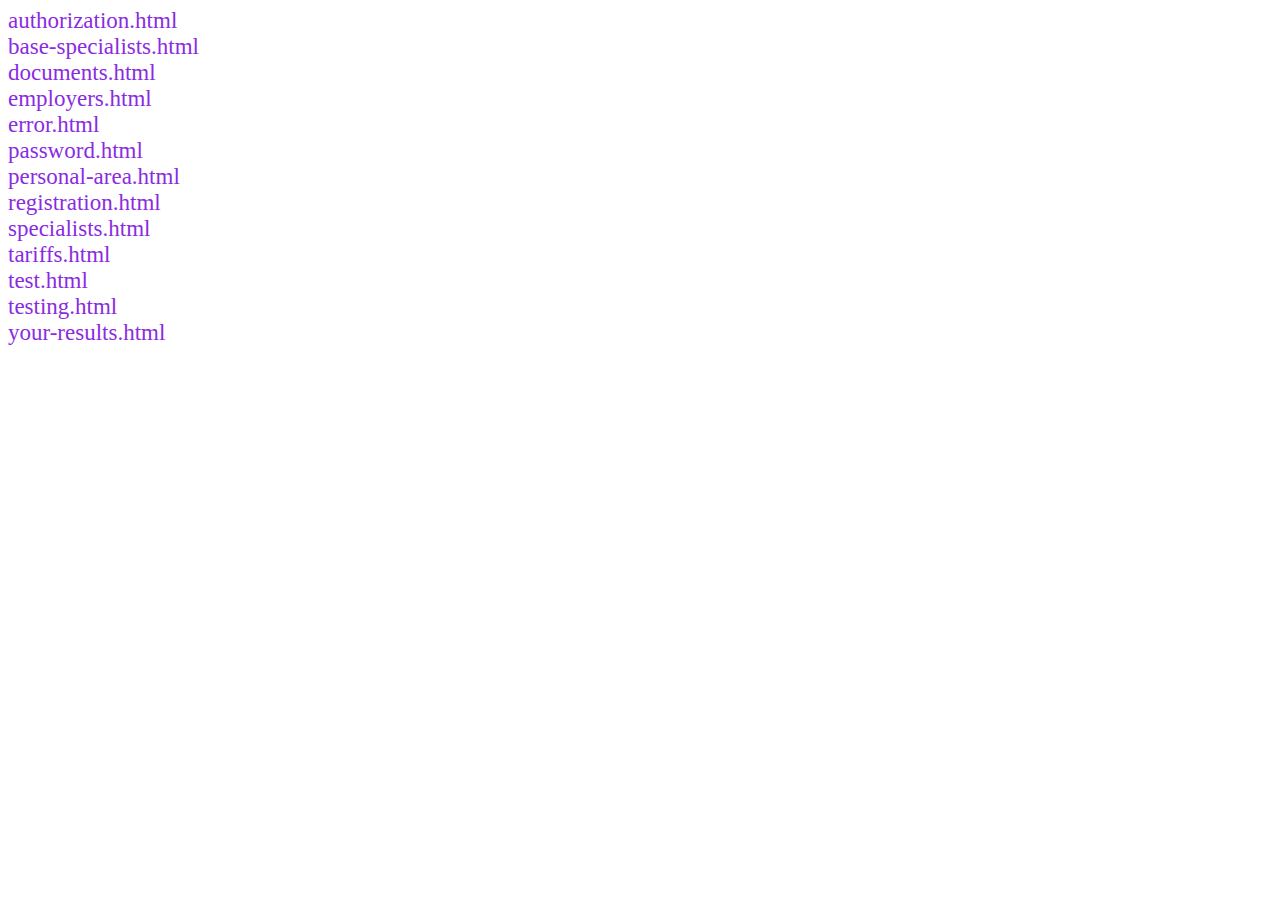
<file: index.html>
<!DOCTYPE html>
<html lang="en">

<head>
	<meta charset="UTF-8">
	<meta http-equiv="X-UA-Compatible" content="IE=edge">
	<meta name="viewport" content="width=device-width, initial-scale=1.0">
	<title>Document</title>
</head>

<body>
	<ul style="list-style: none; margin: 0; padding-left: 0;">
		<li>
			<a style="font-size: 23px; text-decoration: none; color: blueviolet;"
				href="authorization.html">authorization.html</a>
		</li>
		<li>
			<a style="font-size: 23px; text-decoration: none; color: blueviolet;"
				href="base-specialists.html">base-specialists.html</a>
		</li>
		<li>
			<a style="font-size: 23px; text-decoration: none; color: blueviolet;" href="documents.html">documents.html</a>
		</li>
		<li>
			<a style="font-size: 23px; text-decoration: none; color: blueviolet;" href="employers.html">employers.html</a>
		</li>
		<li>
			<a style="font-size: 23px; text-decoration: none; color: blueviolet;" href="error.html">error.html</a>
		</li>
		<li>
			<a style="font-size: 23px; text-decoration: none; color: blueviolet;" href="password.html">password.html</a>
		</li>
		<li>
			<a style="font-size: 23px; text-decoration: none; color: blueviolet;"
				href="personal-area.html">personal-area.html</a>
		</li>
		<li>
			<a style="font-size: 23px; text-decoration: none; color: blueviolet;"
				href="registration.html">registration.html</a>
		</li>
		<li>
			<a style="font-size: 23px; text-decoration: none; color: blueviolet;" href="specialists.html">specialists.html</a>
		</li>
		<li>
			<a style="font-size: 23px; text-decoration: none; color: blueviolet;" href="tariffs.html">tariffs.html</a>
		</li>
		<li>
			<a style="font-size: 23px; text-decoration: none; color: blueviolet;" href="test.html">test.html</a>
		</li>
		<li>
			<a style="font-size: 23px; text-decoration: none; color: blueviolet;" href="testing.html">testing.html</a>
		</li>
		<li>
			<a style="font-size: 23px; text-decoration: none; color: blueviolet;"
				href="your-results.html">your-results.html</a>
		</li>
	</ul>
</body>

</html>
</file>
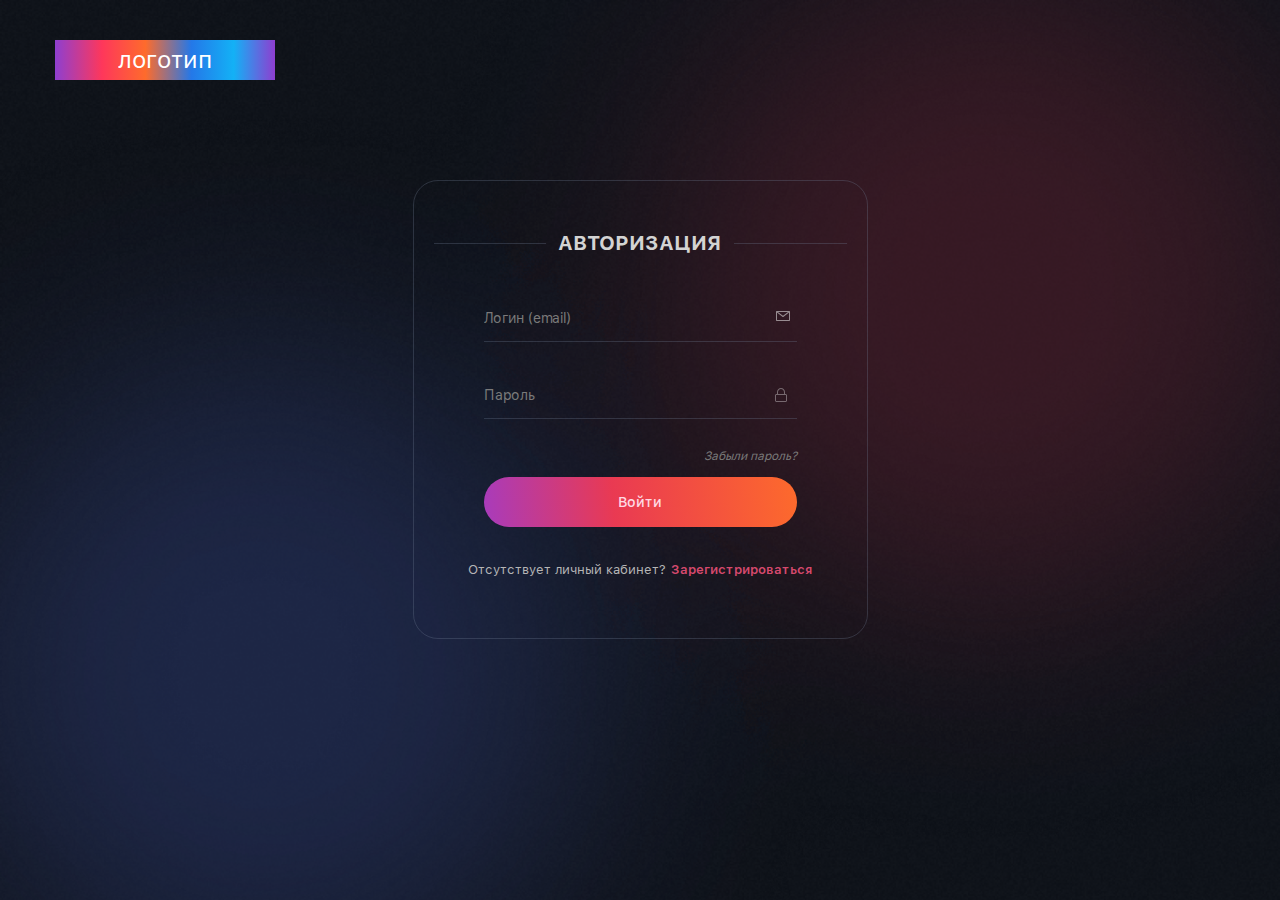
<file: authorization.html>
<!DOCTYPE html>
<html lang="ru">

<head>
	<meta charset="UTF-8">
	<meta http-equiv="X-UA-Compatible" content="IE=edge">
	<meta name="viewport" content="width=device-width, initial-scale=1">
	<meta http-equiv="x-ua-compatible" content="IE=edge">
	<title>EmplyMe</title>
	<link rel="stylesheet" href="libs/libs-css/magnific-popup.css">
	<link rel="stylesheet" href="libs/libs-css/select2.min.css">
	<link rel="stylesheet" href="libs/libs-css/jquery.mCustomScrollbar.min.css">
	<link rel="stylesheet" href="css/style.css">
</head>

<body class="no-header">

	<div class="container main-container">
		<a href="specialists.html" class="logo">логотип</a>
		<div class="main-form-wrap">
			<h2><span></span>авторизация<span></span></h2>
			<form id="form">
				<div class="input-wrap">
					<input id="input3" type="email" placeholder="Логин (email)" autocomplete="on" name="input3" required>
					<svg width="14" height="10" viewBox="0 0 14 10" fill="none" xmlns="http://www.w3.org/2000/svg">
						<path fill-rule="evenodd" clip-rule="evenodd" d="M0 0.5L0.5 0H13.5L14 0.5V9.5L13.5 10H0.5L0 9.5V0.5ZM1 1.535V9H13V1.536L7.31 5.9H6.7L1 1.535ZM12.03 1H1.97L7 4.869L12.03 1Z" />
					</svg>
				</div>
				<div class="input-wrap">
					<input id="input5" type="password" autocomplete="on" name="input5" required placeholder="Пароль">
					<svg width="16" height="16" viewBox="0 0 16 16" fill="none" xmlns="http://www.w3.org/2000/svg">
						<path d="M13 6H12V4C12 2.93913 11.5786 1.92172 10.8284 1.17157C10.0783 0.421427 9.06087 0 8 0C6.93913 0 5.92172 0.421427 5.17157 1.17157C4.42143 1.92172 4 2.93913 4 4V6H3L2 7V13L3 14H13L14 13V7L13 6ZM5 4C5 3.20435 5.31607 2.44129 5.87868 1.87868C6.44129 1.31607 7.20435 1 8 1C8.79565 1 9.55871 1.31607 10.1213 1.87868C10.6839 2.44129 11 3.20435 11 4V6H5V4ZM13 13H3V7H13V13Z" fill-opacity="0.7" />
					</svg>
				</div>
				<a href="#" class="italic-text">Забыли пароль?</a>
				<button type="submit" class="orange-btn">Войти</button>
				<p class="persnal-area">Отсутствует личный кабинет?<a href="registration.html">Зарегистрироваться</a></p>
			</form>
		</div>
	</div>

	<script src="libs/libs-js/jquery-3.4.1.min.js"></script>
	<script src="libs/libs-js/jquery.smooth-scroll.min.js"></script>
	<script src="libs/libs-js/swiper.js"></script>
	<script src="libs/libs-js/jquery.validate.js"></script>
	<script src="libs/libs-js/jquery.inputmask.bundle.min.js"></script>
	<script src="libs/libs-js/jquery.magnific-popup.min.js"></script>
	<script src="libs/libs-js/jquery.mCustomScrollbar.concat.min.js"></script>
	<script src="libs/libs-js/wow.min.js"></script>
	<script src="js/script.js"></script>



</body></html>
</file>
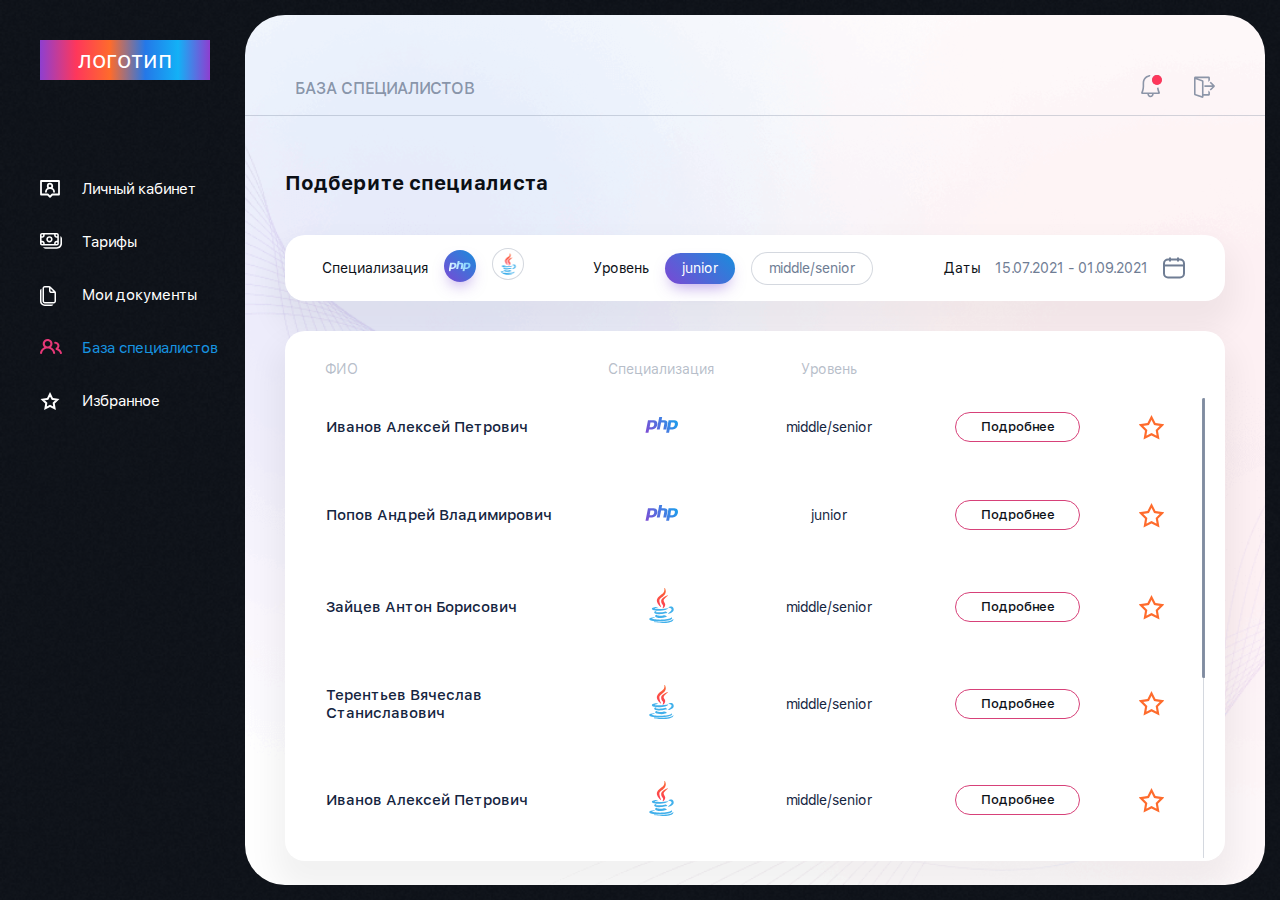
<file: base-specialists.html>
<!DOCTYPE html>
<html lang="ru">

<head>
	<meta charset="UTF-8">
	<meta http-equiv="X-UA-Compatible" content="IE=edge">
	<meta name="viewport" content="width=device-width, initial-scale=1">
	<meta http-equiv="x-ua-compatible" content="IE=edge">
	<title>EmplyMe</title>
	<link rel="stylesheet" href="libs/libs-css/magnific-popup.css">
	<link rel="stylesheet" href="libs/libs-css/select2.min.css">
	<link rel="stylesheet" href="libs/libs-css/jquery.mCustomScrollbar.min.css">
	<link rel="stylesheet" href="css/style.css">
</head>

<body class="no-bg">

	<div class="main-wrap">
		<header class="header__no-fixed">
			<div class="container header__container">
				<a href="#" class="drop-menu2">
					<span class="line"></span>
					<span class="line"></span>
					<span class="line"></span>
					<span class="line"></span>
				</a>
				<a href="specialists.html" class="logo">логотип</a>
				<ul class="header__sidebar-menu">
					<li>
						<a href="personal-area.html">
							<svg width="20" height="18" viewBox="0 0 20 18" fill="none" xmlns="http://www.w3.org/2000/svg">
								<path d="M19 1H1V14.5H7.75L10 16.75L12.25 14.5H19V1Z" stroke="white" stroke-width="1.8" stroke-linecap="round" stroke-linejoin="round" />
								<path d="M10 8.20001C11.2426 8.20001 12.25 7.19265 12.25 5.95001C12.25 4.70737 11.2426 3.70001 10 3.70001C8.75736 3.70001 7.75 4.70737 7.75 5.95001C7.75 7.19265 8.75736 8.20001 10 8.20001Z" stroke="white" stroke-width="1.8" stroke-linecap="round" stroke-linejoin="round" />
								<path d="M14.0502 11.8C14.0502 9.81191 12.2367 8.20001 10.0002 8.20001C7.7637 8.20001 5.9502 9.81191 5.9502 11.8" stroke="white" stroke-width="1.8" stroke-linecap="round" stroke-linejoin="round" />
							</svg>
							<span>Личный кабинет</span>
						</a>
					</li>
					<li>
						<a href="tariffs.html">
							<svg class="white" width="22" height="16" viewBox="0 0 22 16" fill="none" xmlns="http://www.w3.org/2000/svg">
								<path d="M12.5714 6.28571C12.5714 7.11925 12.2402 7.91864 11.6508 8.50804C11.0614 9.09745 10.262 9.42857 9.4285 9.42857C8.59496 9.42857 7.79557 9.09745 7.20617 8.50804C6.61677 7.91864 6.28564 7.11925 6.28564 6.28571C6.28564 5.45217 6.61677 4.65277 7.20617 4.06337C7.79557 3.47397 8.59496 3.14285 9.4285 3.14285C10.262 3.14285 11.0614 3.47397 11.6508 4.06337C12.2402 4.65277 12.5714 5.45217 12.5714 6.28571ZM10.9999 6.28571C10.9999 5.86894 10.8344 5.46924 10.5397 5.17454C10.245 4.87984 9.84527 4.71428 9.4285 4.71428C9.01173 4.71428 8.61203 4.87984 8.31733 5.17454C8.02263 5.46924 7.85707 5.86894 7.85707 6.28571C7.85707 6.70248 8.02263 7.10218 8.31733 7.39688C8.61203 7.69158 9.01173 7.85714 9.4285 7.85714C9.84527 7.85714 10.245 7.69158 10.5397 7.39688C10.8344 7.10218 10.9999 6.70248 10.9999 6.28571Z" />
								<path d="M0 1.96429C0 0.88 0.88 0 1.96429 0H16.8929C17.9771 0 18.8571 0.88 18.8571 1.96429V10.6071C18.8571 11.6914 17.9771 12.5714 16.8929 12.5714H1.96429C0.88 12.5714 0 11.6914 0 10.6071V1.96429ZM1.96429 1.57143C1.86009 1.57143 1.76017 1.61282 1.68649 1.68649C1.61282 1.76017 1.57143 1.86009 1.57143 1.96429V3.14286H2.35714C2.56553 3.14286 2.76538 3.06008 2.91273 2.91273C3.06008 2.76538 3.14286 2.56553 3.14286 2.35714V1.57143H1.96429ZM1.57143 10.6071C1.57143 10.824 1.74743 11 1.96429 11H3.14286V10.2143C3.14286 10.0059 3.06008 9.80605 2.91273 9.6587C2.76538 9.51135 2.56553 9.42857 2.35714 9.42857H1.57143V10.6071ZM4.71429 10.2143V11H14.1429V10.2143C14.1429 9.58913 14.3912 8.98958 14.8332 8.54753C15.2753 8.10548 15.8748 7.85714 16.5 7.85714H17.2857V4.71429H16.5C15.8748 4.71429 15.2753 4.46594 14.8332 4.02389C14.3912 3.58184 14.1429 2.9823 14.1429 2.35714V1.57143H4.71429V2.35714C4.71429 2.9823 4.46594 3.58184 4.02389 4.02389C3.58184 4.46594 2.9823 4.71429 2.35714 4.71429H1.57143V7.85714H2.35714C2.9823 7.85714 3.58184 8.10548 4.02389 8.54753C4.46594 8.98958 4.71429 9.58913 4.71429 10.2143ZM15.7143 11H16.8929C16.997 11 17.097 10.9586 17.1707 10.8849C17.2443 10.8113 17.2857 10.7113 17.2857 10.6071V9.42857H16.5C16.2916 9.42857 16.0918 9.51135 15.9444 9.6587C15.7971 9.80605 15.7143 10.0059 15.7143 10.2143V11ZM17.2857 3.14286V1.96429C17.2857 1.86009 17.2443 1.76017 17.1707 1.68649C17.097 1.61282 16.997 1.57143 16.8929 1.57143H15.7143V2.35714C15.7143 2.56553 15.7971 2.76538 15.9444 2.91273C16.0918 3.06008 16.2916 3.14286 16.5 3.14286H17.2857Z" />
								<path d="M5.50024 15.7143C5.00244 15.7145 4.51736 15.5571 4.11453 15.2646C3.7117 14.9721 3.4118 14.5597 3.25781 14.0863C3.47624 14.124 3.69938 14.1429 3.92881 14.1429H16.8931C17.8308 14.1429 18.7302 13.7703 19.3932 13.1073C20.0563 12.4442 20.4288 11.5449 20.4288 10.6071V3.27643C20.8886 3.43898 21.2866 3.74013 21.5681 4.13837C21.8495 4.53661 22.0005 5.01234 22.0002 5.5V10.6071C22.0002 11.2778 21.8681 11.9419 21.6115 12.5616C21.3548 13.1812 20.9786 13.7442 20.5044 14.2184C20.0302 14.6927 19.4671 15.0689 18.8475 15.3255C18.2279 15.5822 17.5638 15.7143 16.8931 15.7143H5.50024Z" />
							</svg>

							<span>Тарифы</span>
						</a>
					</li>
					<li>
						<a href="documents.html">
							<svg class="white" width="16" height="21" viewBox="0 0 16 21" fill="none" xmlns="http://www.w3.org/2000/svg">
								<path d="M1.503 2.627L1.5 4.75V15.254C1.5 16.116 1.84241 16.9426 2.4519 17.5521C3.0614 18.1616 3.88805 18.504 4.75 18.504H13.366C13.2107 18.9427 12.9233 19.3225 12.5433 19.5911C12.1633 19.8598 11.7094 20.004 11.244 20.004H4.75C3.49022 20.004 2.28204 19.5036 1.39124 18.6128C0.500445 17.722 0 16.5138 0 15.254V4.75C0 3.77 0.627 2.935 1.503 2.627ZM9.128 0C9.725 0 10.298 0.237 10.72 0.66L15.338 5.28C15.76 5.702 15.997 6.275 15.997 6.871V15.254C15.997 15.8507 15.7599 16.423 15.338 16.845C14.916 17.2669 14.3437 17.504 13.747 17.504H4.752C4.15526 17.504 3.58297 17.2669 3.16101 16.845C2.73905 16.423 2.502 15.8507 2.502 15.254V2.25C2.502 1.65326 2.73905 1.08097 3.16101 0.65901C3.58297 0.237053 4.15526 0 4.752 0H9.128ZM9 1.5H4.752C4.55309 1.5 4.36232 1.57902 4.22167 1.71967C4.08102 1.86032 4.002 2.05109 4.002 2.25V15.254C4.002 15.668 4.338 16.004 4.752 16.004H13.747C13.9459 16.004 14.1367 15.925 14.2773 15.7843C14.418 15.6437 14.497 15.4529 14.497 15.254V7.003H11.25C10.68 7.00309 10.1313 6.78686 9.71457 6.398C9.29786 6.00913 9.04426 5.47661 9.005 4.908L9 4.754V1.5ZM10.5 2.561L10.501 4.754C10.501 5.134 10.783 5.447 11.149 5.497L11.251 5.504L13.441 5.503L10.501 2.561H10.5Z" />
							</svg>
							<span>Мои документы</span>
						</a>
					</li>
					<li class="active">
						<a href="base-specialists.html">
							<svg class="white" width="22" height="15" viewBox="0 0 22 15" fill="none" xmlns="http://www.w3.org/2000/svg">
								<path fill-rule="evenodd" clip-rule="evenodd" d="M7.59804 2.04537C6.85736 2.04537 6.14703 2.33262 5.62329 2.84391C5.09956 3.35521 4.80533 4.04867 4.80533 4.77175C4.80533 5.49483 5.09956 6.1883 5.62329 6.69959C6.14703 7.21089 6.85736 7.49813 7.59804 7.49813C8.33871 7.49813 9.04905 7.21089 9.57278 6.69959C10.0965 6.1883 10.3907 5.49483 10.3907 4.77175C10.3907 4.04867 10.0965 3.35521 9.57278 2.84391C9.04905 2.33262 8.33871 2.04537 7.59804 2.04537ZM2.71079 4.77175C2.71069 3.98093 2.91195 3.20248 3.29647 2.50643C3.68098 1.81038 4.23669 1.21854 4.91362 0.784169C5.59054 0.349792 6.36745 0.0864935 7.17447 0.0179541C7.98148 -0.0505854 8.79329 0.0777842 9.53688 0.391517C10.2805 0.705249 10.9325 1.19451 11.4344 1.81528C11.9362 2.43605 12.2722 3.16888 12.412 3.94784C12.5517 4.7268 12.491 5.52746 12.2352 6.27782C11.9794 7.02818 11.5366 7.7047 10.9465 8.24652C12.0592 8.77352 13.0253 9.55474 13.7628 10.5239C14.5003 11.4931 14.9875 12.6216 15.183 13.8138C15.2046 13.9464 15.1992 14.0819 15.1671 14.2125C15.135 14.3431 15.0768 14.4663 14.996 14.575C14.9151 14.6836 14.8132 14.7757 14.6959 14.8459C14.5786 14.9161 14.4483 14.9631 14.3124 14.9841C14.1765 15.0051 14.0377 14.9998 13.904 14.9685C13.7702 14.9372 13.644 14.8804 13.5327 14.8015C13.4214 14.7226 13.3271 14.623 13.2552 14.5085C13.1833 14.394 13.1352 14.2668 13.1136 14.1341C12.9023 12.8546 12.2312 11.6903 11.2205 10.85C10.2098 10.0096 8.92562 9.54808 7.59804 9.54808C6.27045 9.54808 4.98625 10.0096 3.97555 10.85C2.96486 11.6903 2.29373 12.8546 2.08243 14.1341C2.0608 14.2668 2.01261 14.394 1.94062 14.5085C1.86863 14.6229 1.77425 14.7224 1.66287 14.8013C1.55149 14.8802 1.42529 14.9368 1.29147 14.9681C1.15765 14.9993 1.01884 15.0045 0.882966 14.9834C0.747088 14.9623 0.616801 14.9152 0.499546 14.845C0.382291 14.7747 0.280364 14.6825 0.199584 14.5738C0.118803 14.4651 0.060752 14.3419 0.0287443 14.2112C-0.00326341 14.0806 -0.00860067 13.9451 0.0130372 13.8124C0.208994 12.6207 0.696378 11.4928 1.43387 10.5241C2.17137 9.55542 3.13723 8.77462 4.24958 8.24789C3.76299 7.80218 3.37534 7.26367 3.11065 6.66573C2.84595 6.06778 2.70986 5.42314 2.71079 4.77175ZM15.278 2.72697C15.0002 2.72697 14.7339 2.83468 14.5375 3.02642C14.3411 3.21816 14.2307 3.47821 14.2307 3.74936C14.2307 4.02052 14.3411 4.28057 14.5375 4.4723C14.7339 4.66404 15.0002 4.77175 15.278 4.77175C15.7504 4.77178 16.209 4.92774 16.5792 5.21431C16.9494 5.50088 17.2095 5.90122 17.3172 6.35031C17.425 6.7994 17.374 7.27085 17.1726 7.68809C16.9712 8.10533 16.6313 8.44385 16.208 8.64867C16.0334 8.73343 15.8865 8.86409 15.7839 9.02594C15.6813 9.18778 15.627 9.37438 15.6271 9.56473V10.0446C15.6268 10.2742 15.7057 10.4973 15.8511 10.6778C15.9965 10.8583 16.1999 10.9858 16.4286 11.0397C18.1042 11.4337 19.4475 12.6755 19.9502 14.2732C19.9901 14.4021 20.0556 14.522 20.1431 14.6261C20.2306 14.7302 20.3383 14.8164 20.46 14.8797C20.5817 14.9431 20.715 14.9824 20.8523 14.9953C20.9895 15.0082 21.1281 14.9945 21.2599 14.955C21.3918 14.9155 21.5143 14.851 21.6206 14.7651C21.7268 14.6793 21.8146 14.5738 21.879 14.4547C21.9433 14.3356 21.983 14.2053 21.9956 14.0712C22.0082 13.9371 21.9936 13.8019 21.9526 13.6734C21.6731 12.7881 21.2121 11.9676 20.5976 11.2617C19.983 10.5558 19.2278 9.97939 18.3779 9.56745C18.9238 8.9812 19.2835 8.25276 19.4133 7.47067C19.5432 6.68858 19.4375 5.88652 19.1091 5.16197C18.7808 4.43742 18.2439 3.82158 17.5638 3.3893C16.8837 2.95703 16.0896 2.72693 15.278 2.72697Z" />
							</svg>
							<span>База специалистов</span>
						</a>
					</li>
					<li>
						<a href="#">
							<svg width="20" height="19" viewBox="0 0 20 19" fill="none" xmlns="http://www.w3.org/2000/svg">
								<path d="M10 2.2474L12.0551 6.38369L12.2875 6.85147L12.8042 6.92795L17.3732 7.60432L14.0744 10.837L13.7013 11.2026L13.7882 11.7177L14.5569 16.272L10.463 14.1336L10 13.8918L9.53702 14.1336L5.44314 16.272L6.21175 11.7177L6.29868 11.2026L5.92562 10.837L2.62684 7.60432L7.19576 6.92795L7.71246 6.85147L7.94487 6.38369L10 2.2474Z" stroke="white" stroke-width="2" />
							</svg>
							<span>Избранное</span>
						</a>
					</li>
				</ul>
				<div class="header__icons">
					<a href="#"><img src="img/icon_notifications.svg" alt=""></a>
					<a href="#"><img src="img/icon_sign%20in.svg" alt=""></a>
				</div>
			</div>
		</header>
		<div class="main-content">
			<div class="top">
				<p>база специалистов</p>
				<div class="btns">
					<button type="button">
						<svg width="21" height="23" viewBox="0 0 21 23" fill="none" xmlns="http://www.w3.org/2000/svg">
							<path fill-rule="evenodd" clip-rule="evenodd" d="M17.4844 12.557C17.6434 13.5107 17.8023 14.3055 18.1202 15.2592L19.0739 17.9613L18.2792 19.0739H12.716C12.716 19.8687 12.3981 20.6634 11.7623 21.2992C11.1265 21.935 10.3317 22.2529 9.53697 22.2529C8.74222 22.2529 7.78853 21.935 7.31168 21.2992C6.67588 20.6634 6.35798 19.8687 6.35798 19.0739H0.794748L0 17.9613L0.953697 15.2592C1.2716 13.9876 1.5895 12.716 1.5895 11.4444V7.94748C1.5895 6.83483 1.74845 5.72218 2.22529 4.76849C2.70214 3.65584 3.33794 2.86109 4.13269 2.06634C4.92744 1.2716 5.88113 0.794748 6.99378 0.476849C7.78853 0.158949 8.74222 0 9.53697 0C9.21907 0.476849 8.90117 1.11265 8.58328 1.74844C8.26538 1.74844 7.94748 1.74844 7.47063 2.06634C6.67588 2.22529 5.88113 2.70214 5.24534 3.33794C4.60954 3.81479 3.97374 4.60954 3.65584 5.40428C3.33794 6.19903 3.17899 6.99378 3.17899 7.94748V11.4444C3.17899 12.8749 2.86109 14.3055 2.54319 15.736L1.90739 17.4845H17.1666L16.5308 15.736C16.2526 14.8999 16.0952 13.9399 15.9538 13.0752L15.895 12.716C16.5308 12.716 17.0076 12.716 17.4844 12.557ZM9.53697 20.6634C9.85487 20.6634 10.3317 20.5045 10.6496 20.1866C10.9675 19.8687 11.1265 19.5508 11.1265 19.0739H7.94748C7.94748 19.5508 8.10643 19.8687 8.42433 20.1866C8.74222 20.5045 9.21907 20.6634 9.53697 20.6634ZM20.6634 4.76849C20.6634 6.03317 20.161 7.24605 19.2668 8.14032C18.3725 9.03458 17.1596 9.53697 15.895 9.53697C14.6303 9.53697 13.4174 9.03458 12.5231 8.14032C11.6289 7.24605 11.1265 6.03317 11.1265 4.76849C11.1265 3.50381 11.6289 2.29092 12.5231 1.39666C13.4174 0.502393 14.6303 0 15.895 0C17.1596 0 18.3725 0.502393 19.2668 1.39666C20.161 2.29092 20.6634 3.50381 20.6634 4.76849Z" fill-opacity="0.8" />
							<circle cx="16" cy="5" r="5" fill="#FE375B" />
						</svg>
					</button>
					<button type="button">
						<svg width="21" height="22" viewBox="0 0 21 22" fill="none" xmlns="http://www.w3.org/2000/svg">
							<path fill-rule="evenodd" clip-rule="evenodd" d="M14.3373 3.40276V5.88238L15.9267 4.30878V1.3841L15.132 0.589355H0.826538L0.0317899 1.3841V2.1566L0 2.17885V18.5348L0.572218 19.2659L8.5197 21.9999L9.53697 21.2528V19.6633H15.132L15.9267 18.8686V15.9916L14.3373 14.4021V18.0738H9.53697V4.89689L9.01244 4.16572L3.23621 2.17885H14.3373V3.40276ZM7.94748 20.1084L1.5895 17.9784V3.32329L7.94748 5.45321V20.1084ZM18.311 10.8893H10.4112V9.29979H18.2474L15.7042 6.7566L16.8328 5.64395L20.7588 9.55411V10.6827L16.801 14.6246L15.6883 13.512L18.311 10.8893Z" fill-opacity="0.8" />
						</svg>
					</button>
				</div>
			</div>
			<div class="base-specialists">
				<h2>Подберите специалиста</h2>
				<div class="base-specialists__info">
					<div class="specialization">
						<span>Специализация</span>
						<div class="radios">
							<div class="radio-wrap">
								<input type="radio" id="radio" name="default-radio" checked>
								<label for="radio">
									<span></span>
									<img src="img/php-style.svg" alt="">
								</label>
							</div>
							<div class="radio-wrap style2-radio">
								<input type="radio" id="radio1" name="default-radio">
								<label for="radio1">
									<span></span>
									<span class="img-wrap"></span>
								</label>
							</div>
						</div>
					</div>
					<div class="level">
						<span>Уровень</span>
						<div class="radios">
							<div class="radio-wrap level-radios">
								<input type="radio" id="radio2" name="default-radio2" checked>
								<label for="radio2">
									<span><b>junior</b></span>
								</label>
							</div>
							<div class="radio-wrap level-radios">
								<input type="radio" id="radio3" name="default-radio2">
								<label for="radio3">
									<span><b>middle/senior</b></span>
								</label>
							</div>
						</div>
					</div>
					<div class="date-wrap">
						<span>Даты</span>
						<div class="time-wrap">
							<time datetime="2021-07-15">15.07.2021 - </time>
							<time datetime="2021-09-01">01.09.2021</time>
						</div>
						<img src="img/icon_calendar.svg" alt="">
					</div>
				</div>
				<div class="base-specialists__wrap">
					<div class="base-specialists__top">
						<p>ФИО</p>
						<p>Специализация</p>
						<p>Уровень</p>
						<p></p>
						<p></p>
					</div>
					<div class="base-specialists__list-wrap custom-scroll">
						<div class="base-specialists__list">
							<div class="base-specialists__list-item">
								<div class="base-specialists__top-wrap">
									<span class="name">Иванов Алексей Петрович</span>
									<div class="img-wrap"><img src="img/php.svg" alt=""></div>
									<span class="level-text">middle/senior</span>
									<div class="buttons">
										<a href="#" class="more">Подробнее</a>
									</div>
									<div class="checkbox-wrap2">
										<label>
											<input type="checkbox">
											<span></span>
										</label>
									</div>

								</div>
								<div class="base-specialists__bottom-wrap">
									<div class="base-specialists__content">
										<div class="left">
											<div class="name-wrap">
												<p>Иванов <br> Алексей Петрович</p>
											</div>
											<p><span>Специализация</span><img src="img/php-style.svg" alt=""></p>
											<p><span>Уровень</span><span>middle/senior</span></p>
											<div class="base-contact-wrap">
												<p>
													<svg width="14" height="14" viewBox="0 0 22 18" fill="none" xmlns="http://www.w3.org/2000/svg">
														<path d="M3 1H19C20.1 1 21 1.9 21 3V15C21 16.1 20.1 17 19 17H3C1.9 17 1 16.1 1 15V3C1 1.9 1.9 1 3 1Z" stroke="#6F7D94" stroke-width="2" stroke-linecap="round" stroke-linejoin="round" />
														<path d="M21 3L11 10L1 3" stroke="#6F7D94" stroke-width="2" stroke-linecap="round" stroke-linejoin="round" />
													</svg>
													<a href="#">personalaccaunt@gmail.com</a>
												</p>
												<p>
													<svg width="14" height="14" viewBox="0 0 22 23" fill="none" xmlns="http://www.w3.org/2000/svg">
														<path d="M9.55423 5.24101L6.17123 1.33601C5.78123 0.886007 5.06623 0.888007 4.61323 1.34201L1.83123 4.12901C1.00323 4.95801 0.766232 6.18901 1.24523 7.17601C4.10685 13.101 8.88528 17.8861 14.8062 20.756C15.7922 21.235 17.0222 20.998 17.8502 20.169L20.6582 17.356C21.1132 16.901 21.1142 16.182 20.6602 15.792L16.7402 12.427C16.3302 12.075 15.6932 12.121 15.2822 12.533L13.9182 13.899C13.8484 13.9722 13.7565 14.0204 13.6566 14.0363C13.5567 14.0522 13.4543 14.0349 13.3652 13.987C11.1357 12.7031 9.28622 10.8512 8.00523 8.62001C7.95726 8.53076 7.93989 8.42823 7.95578 8.32816C7.97168 8.22809 8.01996 8.136 8.09323 8.06601L9.45323 6.70501C9.86523 6.29101 9.91023 5.65101 9.55423 5.24001V5.24101Z" stroke="#6F7D94" stroke-width="2" stroke-linecap="round" stroke-linejoin="round" />
													</svg>
													<span class="links">
														<a href="#">+7 963 847 85 47</a>
														<a href="#">+7 969 365 89 17</a>
													</span>
												</p>
											</div>
										</div>
										<div class="right">
											<div class="top-info">
												<ul class="base-info-list">
													<li>
														<div class="icon"></div>
														<span>Name 1</span>
														<span>Name 1</span>
														<span>Оценка</span>
													</li>
													<li>
														<img src="img/result.svg" alt="">
														<span>Name 1</span>
														<span>Name 1</span>
														<b>86 / 100</b>
													</li>
													<li>
														<img src="img/result.svg" alt="">
														<span>Name 1</span>
														<span>Name 1</span>
														<b>86 / 100</b>
													</li>
													<li>
														<img src="img/result.svg" alt="">
														<span>Name 1</span>
														<span>Name 1</span>
														<b>86 / 100</b>
													</li>
												</ul>
												<div class="overall-score">
													<p>Общая оценка</p>
													<b>86 <span>/ 100</span></b>
												</div>
											</div>
											<div class="bottom-info">
												<div class="title">
													<p>Королев Вячеслав <b>/ модератор</b></p>
													<img src="img/quotation.svg" alt="">
												</div>
												<div class="text-scroll-wrap custom-scroll">
													<p>ЗСовременные технологии достигли такого уровня, что высокотехнологичная концепция общественного уклада, в своём классическом представлении, допускает внедрение дальнейших направлений развития. ЗСовременные технологии достигли такого уровня, что высокотехнологичная концепция общественного уклада, в своём классическом представлении, допускает внедрение дальнейших направлений развития.</p>
												</div>
											</div>
										</div>
									</div>
								</div>
							</div>
							<div class="base-specialists__list-item">
								<div class="base-specialists__top-wrap">
									<span class="name">Попов Андрей Владимирович</span>
									<div class="img-wrap"><img src="img/php.svg" alt=""></div>
									<span class="level-text">junior</span>
									<div class="buttons">
										<a href="#" class="more">Подробнее</a>
									</div>
									<div class="checkbox-wrap2">
										<label>
											<input type="checkbox">
											<span></span>
										</label>
									</div>

								</div>
								<div class="base-specialists__bottom-wrap">
									<div class="base-specialists__content">
										<div class="left">
											<div class="name-wrap">
												<p>Иванов <br> Алексей Петрович</p>
											</div>
											<p><span>Специализация</span><img src="img/php-style.svg" alt=""></p>
											<p><span>Уровень</span><span>middle/senior</span></p>
											<div class="base-contact-wrap">
												<p>
													<svg width="14" height="14" viewBox="0 0 22 18" fill="none" xmlns="http://www.w3.org/2000/svg">
														<path d="M3 1H19C20.1 1 21 1.9 21 3V15C21 16.1 20.1 17 19 17H3C1.9 17 1 16.1 1 15V3C1 1.9 1.9 1 3 1Z" stroke="#6F7D94" stroke-width="2" stroke-linecap="round" stroke-linejoin="round" />
														<path d="M21 3L11 10L1 3" stroke="#6F7D94" stroke-width="2" stroke-linecap="round" stroke-linejoin="round" />
													</svg>
													<a href="#">personalaccaunt@gmail.com</a>
												</p>
												<p>
													<svg width="14" height="14" viewBox="0 0 22 23" fill="none" xmlns="http://www.w3.org/2000/svg">
														<path d="M9.55423 5.24101L6.17123 1.33601C5.78123 0.886007 5.06623 0.888007 4.61323 1.34201L1.83123 4.12901C1.00323 4.95801 0.766232 6.18901 1.24523 7.17601C4.10685 13.101 8.88528 17.8861 14.8062 20.756C15.7922 21.235 17.0222 20.998 17.8502 20.169L20.6582 17.356C21.1132 16.901 21.1142 16.182 20.6602 15.792L16.7402 12.427C16.3302 12.075 15.6932 12.121 15.2822 12.533L13.9182 13.899C13.8484 13.9722 13.7565 14.0204 13.6566 14.0363C13.5567 14.0522 13.4543 14.0349 13.3652 13.987C11.1357 12.7031 9.28622 10.8512 8.00523 8.62001C7.95726 8.53076 7.93989 8.42823 7.95578 8.32816C7.97168 8.22809 8.01996 8.136 8.09323 8.06601L9.45323 6.70501C9.86523 6.29101 9.91023 5.65101 9.55423 5.24001V5.24101Z" stroke="#6F7D94" stroke-width="2" stroke-linecap="round" stroke-linejoin="round" />
													</svg>
													<span class="links">
														<a href="#">+7 963 847 85 47</a>
														<a href="#">+7 969 365 89 17</a>
													</span>
												</p>
											</div>
										</div>
										<div class="right">
											<div class="top-info">
												<ul class="base-info-list">
													<li>
														<div class="icon"></div>
														<span>Name 1</span>
														<span>Name 1</span>
														<span>Оценка</span>
													</li>
													<li>
														<img src="img/result.svg" alt="">
														<span>Name 1</span>
														<span>Name 1</span>
														<b>86 / 100</b>
													</li>
													<li>
														<img src="img/result.svg" alt="">
														<span>Name 1</span>
														<span>Name 1</span>
														<b>86 / 100</b>
													</li>
													<li>
														<img src="img/result.svg" alt="">
														<span>Name 1</span>
														<span>Name 1</span>
														<b>86 / 100</b>
													</li>
												</ul>
												<div class="overall-score">
													<p>Общая оценка</p>
													<b>86 <span>/ 100</span></b>
												</div>
											</div>
											<div class="bottom-info">
												<div class="title">
													<p>Королев Вячеслав <b>/ модератор</b></p>
													<img src="img/quotation.svg" alt="">
												</div>
												<div class="text-scroll-wrap custom-scroll">
													<p>ЗСовременные технологии достигли такого уровня, что высокотехнологичная концепция общественного уклада, в своём классическом представлении, допускает внедрение дальнейших направлений развития. ЗСовременные технологии достигли такого уровня, что высокотехнологичная концепция общественного уклада, в своём классическом представлении, допускает внедрение дальнейших направлений развития.</p>
												</div>
											</div>
										</div>
									</div>
								</div>
							</div>
							<div class="base-specialists__list-item">
								<div class="base-specialists__top-wrap">
									<span class="name">Зайцев Антон Борисович</span>
									<div class="img-wrap"><img src="img/java-svgrepo.svg" alt=""></div>
									<span class="level-text">middle/senior</span>
									<div class="buttons">
										<a href="#" class="more">Подробнее</a>
									</div>
									<div class="checkbox-wrap2">
										<label>
											<input type="checkbox">
											<span></span>
										</label>
									</div>

								</div>
								<div class="base-specialists__bottom-wrap">
									<div class="base-specialists__content">
										<div class="left">
											<div class="name-wrap">
												<p>Иванов <br> Алексей Петрович</p>
											</div>
											<p><span>Специализация</span><img src="img/php-style.svg" alt=""></p>
											<p><span>Уровень</span><span>middle/senior</span></p>
											<div class="base-contact-wrap">
												<p>
													<svg width="14" height="14" viewBox="0 0 22 18" fill="none" xmlns="http://www.w3.org/2000/svg">
														<path d="M3 1H19C20.1 1 21 1.9 21 3V15C21 16.1 20.1 17 19 17H3C1.9 17 1 16.1 1 15V3C1 1.9 1.9 1 3 1Z" stroke="#6F7D94" stroke-width="2" stroke-linecap="round" stroke-linejoin="round" />
														<path d="M21 3L11 10L1 3" stroke="#6F7D94" stroke-width="2" stroke-linecap="round" stroke-linejoin="round" />
													</svg>
													<a href="#">personalaccaunt@gmail.com</a>
												</p>
												<p>
													<svg width="14" height="14" viewBox="0 0 22 23" fill="none" xmlns="http://www.w3.org/2000/svg">
														<path d="M9.55423 5.24101L6.17123 1.33601C5.78123 0.886007 5.06623 0.888007 4.61323 1.34201L1.83123 4.12901C1.00323 4.95801 0.766232 6.18901 1.24523 7.17601C4.10685 13.101 8.88528 17.8861 14.8062 20.756C15.7922 21.235 17.0222 20.998 17.8502 20.169L20.6582 17.356C21.1132 16.901 21.1142 16.182 20.6602 15.792L16.7402 12.427C16.3302 12.075 15.6932 12.121 15.2822 12.533L13.9182 13.899C13.8484 13.9722 13.7565 14.0204 13.6566 14.0363C13.5567 14.0522 13.4543 14.0349 13.3652 13.987C11.1357 12.7031 9.28622 10.8512 8.00523 8.62001C7.95726 8.53076 7.93989 8.42823 7.95578 8.32816C7.97168 8.22809 8.01996 8.136 8.09323 8.06601L9.45323 6.70501C9.86523 6.29101 9.91023 5.65101 9.55423 5.24001V5.24101Z" stroke="#6F7D94" stroke-width="2" stroke-linecap="round" stroke-linejoin="round" />
													</svg>
													<span class="links">
														<a href="#">+7 963 847 85 47</a>
														<a href="#">+7 969 365 89 17</a>
													</span>
												</p>
											</div>
										</div>
										<div class="right">
											<div class="top-info">
												<ul class="base-info-list">
													<li>
														<div class="icon"></div>
														<span>Name 1</span>
														<span>Name 1</span>
														<span>Оценка</span>
													</li>
													<li>
														<img src="img/result.svg" alt="">
														<span>Name 1</span>
														<span>Name 1</span>
														<b>86 / 100</b>
													</li>
													<li>
														<img src="img/result.svg" alt="">
														<span>Name 1</span>
														<span>Name 1</span>
														<b>86 / 100</b>
													</li>
													<li>
														<img src="img/result.svg" alt="">
														<span>Name 1</span>
														<span>Name 1</span>
														<b>86 / 100</b>
													</li>
												</ul>
												<div class="overall-score">
													<p>Общая оценка</p>
													<b>86 <span>/ 100</span></b>
												</div>
											</div>
											<div class="bottom-info">
												<div class="title">
													<p>Королев Вячеслав <b>/ модератор</b></p>
													<img src="img/quotation.svg" alt="">
												</div>
												<div class="text-scroll-wrap custom-scroll">
													<p>ЗСовременные технологии достигли такого уровня, что высокотехнологичная концепция общественного уклада, в своём классическом представлении, допускает внедрение дальнейших направлений развития. ЗСовременные технологии достигли такого уровня, что высокотехнологичная концепция общественного уклада, в своём классическом представлении, допускает внедрение дальнейших направлений развития.</p>
												</div>
											</div>
										</div>
									</div>
								</div>
							</div>
							<div class="base-specialists__list-item">
								<div class="base-specialists__top-wrap">
									<span class="name">Терентьев Вячеслав Станиславович</span>
									<div class="img-wrap"><img src="img/java-svgrepo.svg" alt=""></div>
									<span class="level-text">middle/senior</span>
									<div class="buttons">
										<a href="#" class="more">Подробнее</a>
									</div>
									<div class="checkbox-wrap2">
										<label>
											<input type="checkbox">
											<span></span>
										</label>
									</div>

								</div>
								<div class="base-specialists__bottom-wrap">
									<div class="base-specialists__content">
										<div class="left">
											<div class="name-wrap">
												<p>Иванов <br> Алексей Петрович</p>
											</div>
											<p><span>Специализация</span><img src="img/php-style.svg" alt=""></p>
											<p><span>Уровень</span><span>middle/senior</span></p>
											<div class="base-contact-wrap">
												<p>
													<svg width="14" height="14" viewBox="0 0 22 18" fill="none" xmlns="http://www.w3.org/2000/svg">
														<path d="M3 1H19C20.1 1 21 1.9 21 3V15C21 16.1 20.1 17 19 17H3C1.9 17 1 16.1 1 15V3C1 1.9 1.9 1 3 1Z" stroke="#6F7D94" stroke-width="2" stroke-linecap="round" stroke-linejoin="round" />
														<path d="M21 3L11 10L1 3" stroke="#6F7D94" stroke-width="2" stroke-linecap="round" stroke-linejoin="round" />
													</svg>
													<a href="#">personalaccaunt@gmail.com</a>
												</p>
												<p>
													<svg width="14" height="14" viewBox="0 0 22 23" fill="none" xmlns="http://www.w3.org/2000/svg">
														<path d="M9.55423 5.24101L6.17123 1.33601C5.78123 0.886007 5.06623 0.888007 4.61323 1.34201L1.83123 4.12901C1.00323 4.95801 0.766232 6.18901 1.24523 7.17601C4.10685 13.101 8.88528 17.8861 14.8062 20.756C15.7922 21.235 17.0222 20.998 17.8502 20.169L20.6582 17.356C21.1132 16.901 21.1142 16.182 20.6602 15.792L16.7402 12.427C16.3302 12.075 15.6932 12.121 15.2822 12.533L13.9182 13.899C13.8484 13.9722 13.7565 14.0204 13.6566 14.0363C13.5567 14.0522 13.4543 14.0349 13.3652 13.987C11.1357 12.7031 9.28622 10.8512 8.00523 8.62001C7.95726 8.53076 7.93989 8.42823 7.95578 8.32816C7.97168 8.22809 8.01996 8.136 8.09323 8.06601L9.45323 6.70501C9.86523 6.29101 9.91023 5.65101 9.55423 5.24001V5.24101Z" stroke="#6F7D94" stroke-width="2" stroke-linecap="round" stroke-linejoin="round" />
													</svg>
													<span class="links">
														<a href="#">+7 963 847 85 47</a>
														<a href="#">+7 969 365 89 17</a>
													</span>
												</p>
											</div>
										</div>
										<div class="right">
											<div class="top-info">
												<ul class="base-info-list">
													<li>
														<div class="icon"></div>
														<span>Name 1</span>
														<span>Name 1</span>
														<span>Оценка</span>
													</li>
													<li>
														<img src="img/result.svg" alt="">
														<span>Name 1</span>
														<span>Name 1</span>
														<b>86 / 100</b>
													</li>
													<li>
														<img src="img/result.svg" alt="">
														<span>Name 1</span>
														<span>Name 1</span>
														<b>86 / 100</b>
													</li>
													<li>
														<img src="img/result.svg" alt="">
														<span>Name 1</span>
														<span>Name 1</span>
														<b>86 / 100</b>
													</li>
												</ul>
												<div class="overall-score">
													<p>Общая оценка</p>
													<b>86 <span>/ 100</span></b>
												</div>
											</div>
											<div class="bottom-info">
												<div class="title">
													<p>Королев Вячеслав <b>/ модератор</b></p>
													<img src="img/quotation.svg" alt="">
												</div>
												<div class="text-scroll-wrap custom-scroll">
													<p>ЗСовременные технологии достигли такого уровня, что высокотехнологичная концепция общественного уклада, в своём классическом представлении, допускает внедрение дальнейших направлений развития. ЗСовременные технологии достигли такого уровня, что высокотехнологичная концепция общественного уклада, в своём классическом представлении, допускает внедрение дальнейших направлений развития.</p>
												</div>
											</div>
										</div>
									</div>
								</div>
							</div>
							<div class="base-specialists__list-item">
								<div class="base-specialists__top-wrap">
									<span class="name">Иванов Алексей Петрович</span>
									<div class="img-wrap"><img src="img/java-svgrepo.svg" alt=""></div>
									<span class="level-text">middle/senior</span>
									<div class="buttons">
										<a href="#" class="more">Подробнее</a>
									</div>
									<div class="checkbox-wrap2">
										<label>
											<input type="checkbox">
											<span></span>
										</label>
									</div>

								</div>
								<div class="base-specialists__bottom-wrap">
									<div class="base-specialists__content">
										<div class="left">
											<div class="name-wrap">
												<p>Иванов <br> Алексей Петрович</p>
											</div>
											<p><span>Специализация</span><img src="img/php-style.svg" alt=""></p>
											<p><span>Уровень</span><span>middle/senior</span></p>
											<div class="base-contact-wrap">
												<p>
													<svg width="14" height="14" viewBox="0 0 22 18" fill="none" xmlns="http://www.w3.org/2000/svg">
														<path d="M3 1H19C20.1 1 21 1.9 21 3V15C21 16.1 20.1 17 19 17H3C1.9 17 1 16.1 1 15V3C1 1.9 1.9 1 3 1Z" stroke="#6F7D94" stroke-width="2" stroke-linecap="round" stroke-linejoin="round" />
														<path d="M21 3L11 10L1 3" stroke="#6F7D94" stroke-width="2" stroke-linecap="round" stroke-linejoin="round" />
													</svg>
													<a href="#">personalaccaunt@gmail.com</a>
												</p>
												<p>
													<svg width="14" height="14" viewBox="0 0 22 23" fill="none" xmlns="http://www.w3.org/2000/svg">
														<path d="M9.55423 5.24101L6.17123 1.33601C5.78123 0.886007 5.06623 0.888007 4.61323 1.34201L1.83123 4.12901C1.00323 4.95801 0.766232 6.18901 1.24523 7.17601C4.10685 13.101 8.88528 17.8861 14.8062 20.756C15.7922 21.235 17.0222 20.998 17.8502 20.169L20.6582 17.356C21.1132 16.901 21.1142 16.182 20.6602 15.792L16.7402 12.427C16.3302 12.075 15.6932 12.121 15.2822 12.533L13.9182 13.899C13.8484 13.9722 13.7565 14.0204 13.6566 14.0363C13.5567 14.0522 13.4543 14.0349 13.3652 13.987C11.1357 12.7031 9.28622 10.8512 8.00523 8.62001C7.95726 8.53076 7.93989 8.42823 7.95578 8.32816C7.97168 8.22809 8.01996 8.136 8.09323 8.06601L9.45323 6.70501C9.86523 6.29101 9.91023 5.65101 9.55423 5.24001V5.24101Z" stroke="#6F7D94" stroke-width="2" stroke-linecap="round" stroke-linejoin="round" />
													</svg>
													<span class="links">
														<a href="#">+7 963 847 85 47</a>
														<a href="#">+7 969 365 89 17</a>
													</span>
												</p>
											</div>
										</div>
										<div class="right">
											<div class="top-info">
												<ul class="base-info-list">
													<li>
														<div class="icon"></div>
														<span>Name 1</span>
														<span>Name 1</span>
														<span>Оценка</span>
													</li>
													<li>
														<img src="img/result.svg" alt="">
														<span>Name 1</span>
														<span>Name 1</span>
														<b>86 / 100</b>
													</li>
													<li>
														<img src="img/result.svg" alt="">
														<span>Name 1</span>
														<span>Name 1</span>
														<b>86 / 100</b>
													</li>
													<li>
														<img src="img/result.svg" alt="">
														<span>Name 1</span>
														<span>Name 1</span>
														<b>86 / 100</b>
													</li>
												</ul>
												<div class="overall-score">
													<p>Общая оценка</p>
													<b>86 <span>/ 100</span></b>
												</div>
											</div>
											<div class="bottom-info">
												<div class="title">
													<p>Королев Вячеслав <b>/ модератор</b></p>
													<img src="img/quotation.svg" alt="">
												</div>
												<div class="text-scroll-wrap custom-scroll">
													<p>ЗСовременные технологии достигли такого уровня, что высокотехнологичная концепция общественного уклада, в своём классическом представлении, допускает внедрение дальнейших направлений развития. ЗСовременные технологии достигли такого уровня, что высокотехнологичная концепция общественного уклада, в своём классическом представлении, допускает внедрение дальнейших направлений развития.</p>
												</div>
											</div>
										</div>
									</div>
								</div>
							</div>
							<div class="base-specialists__list-item">
								<div class="base-specialists__top-wrap">
									<span class="name">Попов Андрей Владимирович</span>
									<div class="img-wrap"><img src="img/java-svgrepo.svg" alt=""></div>
									<span class="level-text">junior</span>
									<div class="buttons">
										<a href="#" class="more">Подробнее</a>
									</div>
									<div class="checkbox-wrap2">
										<label>
											<input type="checkbox">
											<span></span>
										</label>
									</div>

								</div>
								<div class="base-specialists__bottom-wrap">
									<div class="base-specialists__content">
										<div class="left">
											<div class="name-wrap">
												<p>Иванов <br> Алексей Петрович</p>
											</div>
											<p><span>Специализация</span><img src="img/php-style.svg" alt=""></p>
											<p><span>Уровень</span><span>middle/senior</span></p>
											<div class="base-contact-wrap">
												<p>
													<svg width="14" height="14" viewBox="0 0 22 18" fill="none" xmlns="http://www.w3.org/2000/svg">
														<path d="M3 1H19C20.1 1 21 1.9 21 3V15C21 16.1 20.1 17 19 17H3C1.9 17 1 16.1 1 15V3C1 1.9 1.9 1 3 1Z" stroke="#6F7D94" stroke-width="2" stroke-linecap="round" stroke-linejoin="round" />
														<path d="M21 3L11 10L1 3" stroke="#6F7D94" stroke-width="2" stroke-linecap="round" stroke-linejoin="round" />
													</svg>
													<a href="#">personalaccaunt@gmail.com</a>
												</p>
												<p>
													<svg width="14" height="14" viewBox="0 0 22 23" fill="none" xmlns="http://www.w3.org/2000/svg">
														<path d="M9.55423 5.24101L6.17123 1.33601C5.78123 0.886007 5.06623 0.888007 4.61323 1.34201L1.83123 4.12901C1.00323 4.95801 0.766232 6.18901 1.24523 7.17601C4.10685 13.101 8.88528 17.8861 14.8062 20.756C15.7922 21.235 17.0222 20.998 17.8502 20.169L20.6582 17.356C21.1132 16.901 21.1142 16.182 20.6602 15.792L16.7402 12.427C16.3302 12.075 15.6932 12.121 15.2822 12.533L13.9182 13.899C13.8484 13.9722 13.7565 14.0204 13.6566 14.0363C13.5567 14.0522 13.4543 14.0349 13.3652 13.987C11.1357 12.7031 9.28622 10.8512 8.00523 8.62001C7.95726 8.53076 7.93989 8.42823 7.95578 8.32816C7.97168 8.22809 8.01996 8.136 8.09323 8.06601L9.45323 6.70501C9.86523 6.29101 9.91023 5.65101 9.55423 5.24001V5.24101Z" stroke="#6F7D94" stroke-width="2" stroke-linecap="round" stroke-linejoin="round" />
													</svg>
													<span class="links">
														<a href="#">+7 963 847 85 47</a>
														<a href="#">+7 969 365 89 17</a>
													</span>
												</p>
											</div>
										</div>
										<div class="right">
											<div class="top-info">
												<ul class="base-info-list">
													<li>
														<div class="icon"></div>
														<span>Name 1</span>
														<span>Name 1</span>
														<span>Оценка</span>
													</li>
													<li>
														<img src="img/result.svg" alt="">
														<span>Name 1</span>
														<span>Name 1</span>
														<b>86 / 100</b>
													</li>
													<li>
														<img src="img/result.svg" alt="">
														<span>Name 1</span>
														<span>Name 1</span>
														<b>86 / 100</b>
													</li>
													<li>
														<img src="img/result.svg" alt="">
														<span>Name 1</span>
														<span>Name 1</span>
														<b>86 / 100</b>
													</li>
												</ul>
												<div class="overall-score">
													<p>Общая оценка</p>
													<b>86 <span>/ 100</span></b>
												</div>
											</div>
											<div class="bottom-info">
												<div class="title">
													<p>Королев Вячеслав <b>/ модератор</b></p>
													<img src="img/quotation.svg" alt="">
												</div>
												<div class="text-scroll-wrap custom-scroll">
													<p>ЗСовременные технологии достигли такого уровня, что высокотехнологичная концепция общественного уклада, в своём классическом представлении, допускает внедрение дальнейших направлений развития. ЗСовременные технологии достигли такого уровня, что высокотехнологичная концепция общественного уклада, в своём классическом представлении, допускает внедрение дальнейших направлений развития.</p>
												</div>
											</div>
										</div>
									</div>
								</div>
							</div>
							<div class="base-specialists__list-item">
								<div class="base-specialists__top-wrap">
									<span class="name">Зайцев Антон Борисович</span>
									<div class="img-wrap"><img src="img/java-svgrepo.svg" alt=""></div>
									<span class="level-text">middle/senior</span>
									<div class="buttons">
										<a href="#" class="more">Подробнее</a>
									</div>
									<div class="checkbox-wrap2">
										<label>
											<input type="checkbox">
											<span></span>
										</label>
									</div>

								</div>
								<div class="base-specialists__bottom-wrap">
									<div class="base-specialists__content">
										<div class="left">
											<div class="name-wrap">
												<p>Иванов <br> Алексей Петрович</p>
											</div>
											<p><span>Специализация</span><img src="img/php-style.svg" alt=""></p>
											<p><span>Уровень</span><span>middle/senior</span></p>
											<div class="base-contact-wrap">
												<p>
													<svg width="14" height="14" viewBox="0 0 22 18" fill="none" xmlns="http://www.w3.org/2000/svg">
														<path d="M3 1H19C20.1 1 21 1.9 21 3V15C21 16.1 20.1 17 19 17H3C1.9 17 1 16.1 1 15V3C1 1.9 1.9 1 3 1Z" stroke="#6F7D94" stroke-width="2" stroke-linecap="round" stroke-linejoin="round" />
														<path d="M21 3L11 10L1 3" stroke="#6F7D94" stroke-width="2" stroke-linecap="round" stroke-linejoin="round" />
													</svg>
													<a href="#">personalaccaunt@gmail.com</a>
												</p>
												<p>
													<svg width="14" height="14" viewBox="0 0 22 23" fill="none" xmlns="http://www.w3.org/2000/svg">
														<path d="M9.55423 5.24101L6.17123 1.33601C5.78123 0.886007 5.06623 0.888007 4.61323 1.34201L1.83123 4.12901C1.00323 4.95801 0.766232 6.18901 1.24523 7.17601C4.10685 13.101 8.88528 17.8861 14.8062 20.756C15.7922 21.235 17.0222 20.998 17.8502 20.169L20.6582 17.356C21.1132 16.901 21.1142 16.182 20.6602 15.792L16.7402 12.427C16.3302 12.075 15.6932 12.121 15.2822 12.533L13.9182 13.899C13.8484 13.9722 13.7565 14.0204 13.6566 14.0363C13.5567 14.0522 13.4543 14.0349 13.3652 13.987C11.1357 12.7031 9.28622 10.8512 8.00523 8.62001C7.95726 8.53076 7.93989 8.42823 7.95578 8.32816C7.97168 8.22809 8.01996 8.136 8.09323 8.06601L9.45323 6.70501C9.86523 6.29101 9.91023 5.65101 9.55423 5.24001V5.24101Z" stroke="#6F7D94" stroke-width="2" stroke-linecap="round" stroke-linejoin="round" />
													</svg>
													<span class="links">
														<a href="#">+7 963 847 85 47</a>
														<a href="#">+7 969 365 89 17</a>
													</span>
												</p>
											</div>
										</div>
										<div class="right">
											<div class="top-info">
												<ul class="base-info-list">
													<li>
														<div class="icon"></div>
														<span>Name 1</span>
														<span>Name 1</span>
														<span>Оценка</span>
													</li>
													<li>
														<img src="img/result.svg" alt="">
														<span>Name 1</span>
														<span>Name 1</span>
														<b>86 / 100</b>
													</li>
													<li>
														<img src="img/result.svg" alt="">
														<span>Name 1</span>
														<span>Name 1</span>
														<b>86 / 100</b>
													</li>
													<li>
														<img src="img/result.svg" alt="">
														<span>Name 1</span>
														<span>Name 1</span>
														<b>86 / 100</b>
													</li>
												</ul>
												<div class="overall-score">
													<p>Общая оценка</p>
													<b>86 <span>/ 100</span></b>
												</div>
											</div>
											<div class="bottom-info">
												<div class="title">
													<p>Королев Вячеслав <b>/ модератор</b></p>
													<img src="img/quotation.svg" alt="">
												</div>
												<div class="text-scroll-wrap custom-scroll">
													<p>ЗСовременные технологии достигли такого уровня, что высокотехнологичная концепция общественного уклада, в своём классическом представлении, допускает внедрение дальнейших направлений развития. ЗСовременные технологии достигли такого уровня, что высокотехнологичная концепция общественного уклада, в своём классическом представлении, допускает внедрение дальнейших направлений развития.</p>
												</div>
											</div>
										</div>
									</div>
								</div>
							</div>
							<div class="base-specialists__list-item">
								<div class="base-specialists__top-wrap">
									<span class="name">Терентьев Вячеслав Станиславович</span>
									<div class="img-wrap"><img src="img/java-svgrepo.svg" alt=""></div>
									<span class="level-text">middle/senior</span>
									<div class="buttons">
										<a href="#" class="more">Подробнее</a>
									</div>
									<div class="checkbox-wrap2">
										<label>
											<input type="checkbox">
											<span></span>
										</label>
									</div>

								</div>
								<div class="base-specialists__bottom-wrap">
									<div class="base-specialists__content">
										<div class="left">
											<div class="name-wrap">
												<p>Иванов <br> Алексей Петрович</p>
											</div>
											<p><span>Специализация</span><img src="img/php-style.svg" alt=""></p>
											<p><span>Уровень</span><span>middle/senior</span></p>
											<div class="base-contact-wrap">
												<p>
													<svg width="14" height="14" viewBox="0 0 22 18" fill="none" xmlns="http://www.w3.org/2000/svg">
														<path d="M3 1H19C20.1 1 21 1.9 21 3V15C21 16.1 20.1 17 19 17H3C1.9 17 1 16.1 1 15V3C1 1.9 1.9 1 3 1Z" stroke="#6F7D94" stroke-width="2" stroke-linecap="round" stroke-linejoin="round" />
														<path d="M21 3L11 10L1 3" stroke="#6F7D94" stroke-width="2" stroke-linecap="round" stroke-linejoin="round" />
													</svg>
													<a href="#">personalaccaunt@gmail.com</a>
												</p>
												<p>
													<svg width="14" height="14" viewBox="0 0 22 23" fill="none" xmlns="http://www.w3.org/2000/svg">
														<path d="M9.55423 5.24101L6.17123 1.33601C5.78123 0.886007 5.06623 0.888007 4.61323 1.34201L1.83123 4.12901C1.00323 4.95801 0.766232 6.18901 1.24523 7.17601C4.10685 13.101 8.88528 17.8861 14.8062 20.756C15.7922 21.235 17.0222 20.998 17.8502 20.169L20.6582 17.356C21.1132 16.901 21.1142 16.182 20.6602 15.792L16.7402 12.427C16.3302 12.075 15.6932 12.121 15.2822 12.533L13.9182 13.899C13.8484 13.9722 13.7565 14.0204 13.6566 14.0363C13.5567 14.0522 13.4543 14.0349 13.3652 13.987C11.1357 12.7031 9.28622 10.8512 8.00523 8.62001C7.95726 8.53076 7.93989 8.42823 7.95578 8.32816C7.97168 8.22809 8.01996 8.136 8.09323 8.06601L9.45323 6.70501C9.86523 6.29101 9.91023 5.65101 9.55423 5.24001V5.24101Z" stroke="#6F7D94" stroke-width="2" stroke-linecap="round" stroke-linejoin="round" />
													</svg>
													<span class="links">
														<a href="#">+7 963 847 85 47</a>
														<a href="#">+7 969 365 89 17</a>
													</span>
												</p>
											</div>
										</div>
										<div class="right">
											<div class="top-info">
												<ul class="base-info-list">
													<li>
														<div class="icon"></div>
														<span>Name 1</span>
														<span>Name 1</span>
														<span>Оценка</span>
													</li>
													<li>
														<img src="img/result.svg" alt="">
														<span>Name 1</span>
														<span>Name 1</span>
														<b>86 / 100</b>
													</li>
													<li>
														<img src="img/result.svg" alt="">
														<span>Name 1</span>
														<span>Name 1</span>
														<b>86 / 100</b>
													</li>
													<li>
														<img src="img/result.svg" alt="">
														<span>Name 1</span>
														<span>Name 1</span>
														<b>86 / 100</b>
													</li>
												</ul>
												<div class="overall-score">
													<p>Общая оценка</p>
													<b>86 <span>/ 100</span></b>
												</div>
											</div>
											<div class="bottom-info">
												<div class="title">
													<p>Королев Вячеслав <b>/ модератор</b></p>
													<img src="img/quotation.svg" alt="">
												</div>
												<div class="text-scroll-wrap custom-scroll">
													<p>ЗСовременные технологии достигли такого уровня, что высокотехнологичная концепция общественного уклада, в своём классическом представлении, допускает внедрение дальнейших направлений развития. ЗСовременные технологии достигли такого уровня, что высокотехнологичная концепция общественного уклада, в своём классическом представлении, допускает внедрение дальнейших направлений развития.</p>
												</div>
											</div>
										</div>
									</div>
								</div>
							</div>
						</div>
					</div>
				</div>
			</div>
		</div>
	</div>

	<script src="libs/libs-js/jquery-3.4.1.min.js"></script>
	<script src="libs/libs-js/jquery.smooth-scroll.min.js"></script>
	<script src="libs/libs-js/swiper.js"></script>
	<script src="libs/libs-js/jquery.validate.js"></script>
	<script src="libs/libs-js/jquery.inputmask.bundle.min.js"></script>
	<script src="libs/libs-js/jquery.magnific-popup.min.js"></script>
	<script src="libs/libs-js/jquery.mCustomScrollbar.concat.min.js"></script>
	<script src="libs/libs-js/wow.min.js"></script>
	<script src="js/script.js"></script>



</body></html>
</file>
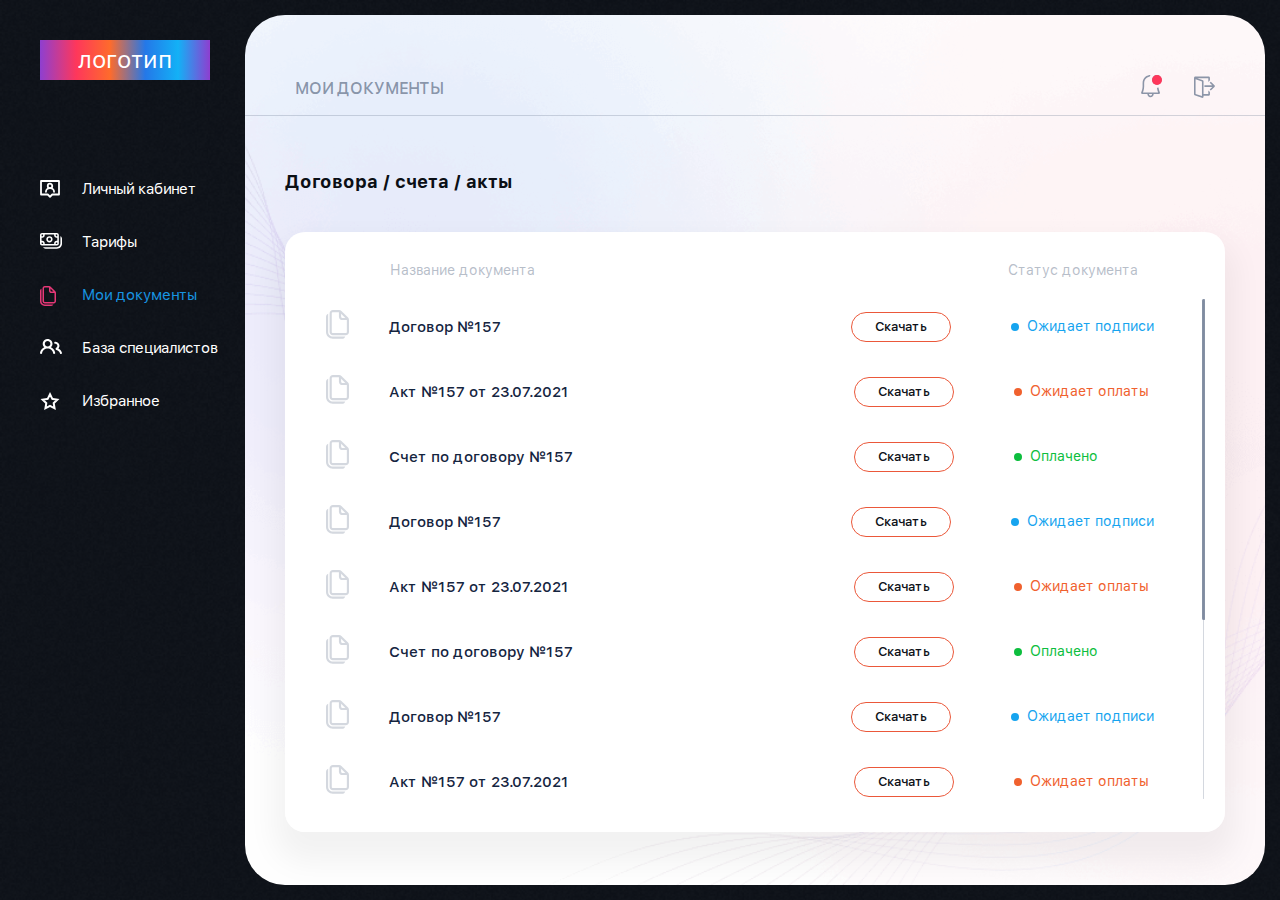
<file: documents.html>
<!DOCTYPE html>
<html lang="ru">

<head>
	<meta charset="UTF-8">
	<meta http-equiv="X-UA-Compatible" content="IE=edge">
	<meta name="viewport" content="width=device-width, initial-scale=1">
	<meta http-equiv="x-ua-compatible" content="IE=edge">
	<title>EmplyMe</title>
	<link rel="stylesheet" href="libs/libs-css/magnific-popup.css">
	<link rel="stylesheet" href="libs/libs-css/select2.min.css">
	<link rel="stylesheet" href="libs/libs-css/jquery.mCustomScrollbar.min.css">
	<link rel="stylesheet" href="css/style.css">
</head>

<body class="no-bg">

	<div class="main-wrap">
		<header class="header__no-fixed">
			<div class="container header__container">
				<a href="#" class="drop-menu2">
					<span class="line"></span>
					<span class="line"></span>
					<span class="line"></span>
					<span class="line"></span>
				</a>
				<a href="specialists.html" class="logo">логотип</a>
				<ul class="header__sidebar-menu">
					<li>
						<a href="personal-area.html">
							<svg width="20" height="18" viewBox="0 0 20 18" fill="none" xmlns="http://www.w3.org/2000/svg">
								<path d="M19 1H1V14.5H7.75L10 16.75L12.25 14.5H19V1Z" stroke="white" stroke-width="1.8" stroke-linecap="round" stroke-linejoin="round" />
								<path d="M10 8.20001C11.2426 8.20001 12.25 7.19265 12.25 5.95001C12.25 4.70737 11.2426 3.70001 10 3.70001C8.75736 3.70001 7.75 4.70737 7.75 5.95001C7.75 7.19265 8.75736 8.20001 10 8.20001Z" stroke="white" stroke-width="1.8" stroke-linecap="round" stroke-linejoin="round" />
								<path d="M14.0502 11.8C14.0502 9.81191 12.2367 8.20001 10.0002 8.20001C7.7637 8.20001 5.9502 9.81191 5.9502 11.8" stroke="white" stroke-width="1.8" stroke-linecap="round" stroke-linejoin="round" />
							</svg>
							<span>Личный кабинет</span>
						</a>
					</li>
					<li>
						<a href="tariffs.html">
							<svg class="white" width="22" height="16" viewBox="0 0 22 16" fill="none" xmlns="http://www.w3.org/2000/svg">
								<path d="M12.5714 6.28571C12.5714 7.11925 12.2402 7.91864 11.6508 8.50804C11.0614 9.09745 10.262 9.42857 9.4285 9.42857C8.59496 9.42857 7.79557 9.09745 7.20617 8.50804C6.61677 7.91864 6.28564 7.11925 6.28564 6.28571C6.28564 5.45217 6.61677 4.65277 7.20617 4.06337C7.79557 3.47397 8.59496 3.14285 9.4285 3.14285C10.262 3.14285 11.0614 3.47397 11.6508 4.06337C12.2402 4.65277 12.5714 5.45217 12.5714 6.28571ZM10.9999 6.28571C10.9999 5.86894 10.8344 5.46924 10.5397 5.17454C10.245 4.87984 9.84527 4.71428 9.4285 4.71428C9.01173 4.71428 8.61203 4.87984 8.31733 5.17454C8.02263 5.46924 7.85707 5.86894 7.85707 6.28571C7.85707 6.70248 8.02263 7.10218 8.31733 7.39688C8.61203 7.69158 9.01173 7.85714 9.4285 7.85714C9.84527 7.85714 10.245 7.69158 10.5397 7.39688C10.8344 7.10218 10.9999 6.70248 10.9999 6.28571Z" />
								<path d="M0 1.96429C0 0.88 0.88 0 1.96429 0H16.8929C17.9771 0 18.8571 0.88 18.8571 1.96429V10.6071C18.8571 11.6914 17.9771 12.5714 16.8929 12.5714H1.96429C0.88 12.5714 0 11.6914 0 10.6071V1.96429ZM1.96429 1.57143C1.86009 1.57143 1.76017 1.61282 1.68649 1.68649C1.61282 1.76017 1.57143 1.86009 1.57143 1.96429V3.14286H2.35714C2.56553 3.14286 2.76538 3.06008 2.91273 2.91273C3.06008 2.76538 3.14286 2.56553 3.14286 2.35714V1.57143H1.96429ZM1.57143 10.6071C1.57143 10.824 1.74743 11 1.96429 11H3.14286V10.2143C3.14286 10.0059 3.06008 9.80605 2.91273 9.6587C2.76538 9.51135 2.56553 9.42857 2.35714 9.42857H1.57143V10.6071ZM4.71429 10.2143V11H14.1429V10.2143C14.1429 9.58913 14.3912 8.98958 14.8332 8.54753C15.2753 8.10548 15.8748 7.85714 16.5 7.85714H17.2857V4.71429H16.5C15.8748 4.71429 15.2753 4.46594 14.8332 4.02389C14.3912 3.58184 14.1429 2.9823 14.1429 2.35714V1.57143H4.71429V2.35714C4.71429 2.9823 4.46594 3.58184 4.02389 4.02389C3.58184 4.46594 2.9823 4.71429 2.35714 4.71429H1.57143V7.85714H2.35714C2.9823 7.85714 3.58184 8.10548 4.02389 8.54753C4.46594 8.98958 4.71429 9.58913 4.71429 10.2143ZM15.7143 11H16.8929C16.997 11 17.097 10.9586 17.1707 10.8849C17.2443 10.8113 17.2857 10.7113 17.2857 10.6071V9.42857H16.5C16.2916 9.42857 16.0918 9.51135 15.9444 9.6587C15.7971 9.80605 15.7143 10.0059 15.7143 10.2143V11ZM17.2857 3.14286V1.96429C17.2857 1.86009 17.2443 1.76017 17.1707 1.68649C17.097 1.61282 16.997 1.57143 16.8929 1.57143H15.7143V2.35714C15.7143 2.56553 15.7971 2.76538 15.9444 2.91273C16.0918 3.06008 16.2916 3.14286 16.5 3.14286H17.2857Z" />
								<path d="M5.50024 15.7143C5.00244 15.7145 4.51736 15.5571 4.11453 15.2646C3.7117 14.9721 3.4118 14.5597 3.25781 14.0863C3.47624 14.124 3.69938 14.1429 3.92881 14.1429H16.8931C17.8308 14.1429 18.7302 13.7703 19.3932 13.1073C20.0563 12.4442 20.4288 11.5449 20.4288 10.6071V3.27643C20.8886 3.43898 21.2866 3.74013 21.5681 4.13837C21.8495 4.53661 22.0005 5.01234 22.0002 5.5V10.6071C22.0002 11.2778 21.8681 11.9419 21.6115 12.5616C21.3548 13.1812 20.9786 13.7442 20.5044 14.2184C20.0302 14.6927 19.4671 15.0689 18.8475 15.3255C18.2279 15.5822 17.5638 15.7143 16.8931 15.7143H5.50024Z" />
							</svg>

							<span>Тарифы</span>
						</a>
					</li>
					<li class="active">
						<a href="documents.html">
							<svg class="white" width="16" height="21" viewBox="0 0 16 21" fill="none" xmlns="http://www.w3.org/2000/svg">
								<path d="M1.503 2.627L1.5 4.75V15.254C1.5 16.116 1.84241 16.9426 2.4519 17.5521C3.0614 18.1616 3.88805 18.504 4.75 18.504H13.366C13.2107 18.9427 12.9233 19.3225 12.5433 19.5911C12.1633 19.8598 11.7094 20.004 11.244 20.004H4.75C3.49022 20.004 2.28204 19.5036 1.39124 18.6128C0.500445 17.722 0 16.5138 0 15.254V4.75C0 3.77 0.627 2.935 1.503 2.627ZM9.128 0C9.725 0 10.298 0.237 10.72 0.66L15.338 5.28C15.76 5.702 15.997 6.275 15.997 6.871V15.254C15.997 15.8507 15.7599 16.423 15.338 16.845C14.916 17.2669 14.3437 17.504 13.747 17.504H4.752C4.15526 17.504 3.58297 17.2669 3.16101 16.845C2.73905 16.423 2.502 15.8507 2.502 15.254V2.25C2.502 1.65326 2.73905 1.08097 3.16101 0.65901C3.58297 0.237053 4.15526 0 4.752 0H9.128ZM9 1.5H4.752C4.55309 1.5 4.36232 1.57902 4.22167 1.71967C4.08102 1.86032 4.002 2.05109 4.002 2.25V15.254C4.002 15.668 4.338 16.004 4.752 16.004H13.747C13.9459 16.004 14.1367 15.925 14.2773 15.7843C14.418 15.6437 14.497 15.4529 14.497 15.254V7.003H11.25C10.68 7.00309 10.1313 6.78686 9.71457 6.398C9.29786 6.00913 9.04426 5.47661 9.005 4.908L9 4.754V1.5ZM10.5 2.561L10.501 4.754C10.501 5.134 10.783 5.447 11.149 5.497L11.251 5.504L13.441 5.503L10.501 2.561H10.5Z" />
							</svg>
							<span>Мои документы</span>
						</a>
					</li>
					<li>
						<a href="base-specialists.html">
							<svg class="white" width="22" height="15" viewBox="0 0 22 15" fill="none" xmlns="http://www.w3.org/2000/svg">
								<path fill-rule="evenodd" clip-rule="evenodd" d="M7.59804 2.04537C6.85736 2.04537 6.14703 2.33262 5.62329 2.84391C5.09956 3.35521 4.80533 4.04867 4.80533 4.77175C4.80533 5.49483 5.09956 6.1883 5.62329 6.69959C6.14703 7.21089 6.85736 7.49813 7.59804 7.49813C8.33871 7.49813 9.04905 7.21089 9.57278 6.69959C10.0965 6.1883 10.3907 5.49483 10.3907 4.77175C10.3907 4.04867 10.0965 3.35521 9.57278 2.84391C9.04905 2.33262 8.33871 2.04537 7.59804 2.04537ZM2.71079 4.77175C2.71069 3.98093 2.91195 3.20248 3.29647 2.50643C3.68098 1.81038 4.23669 1.21854 4.91362 0.784169C5.59054 0.349792 6.36745 0.0864935 7.17447 0.0179541C7.98148 -0.0505854 8.79329 0.0777842 9.53688 0.391517C10.2805 0.705249 10.9325 1.19451 11.4344 1.81528C11.9362 2.43605 12.2722 3.16888 12.412 3.94784C12.5517 4.7268 12.491 5.52746 12.2352 6.27782C11.9794 7.02818 11.5366 7.7047 10.9465 8.24652C12.0592 8.77352 13.0253 9.55474 13.7628 10.5239C14.5003 11.4931 14.9875 12.6216 15.183 13.8138C15.2046 13.9464 15.1992 14.0819 15.1671 14.2125C15.135 14.3431 15.0768 14.4663 14.996 14.575C14.9151 14.6836 14.8132 14.7757 14.6959 14.8459C14.5786 14.9161 14.4483 14.9631 14.3124 14.9841C14.1765 15.0051 14.0377 14.9998 13.904 14.9685C13.7702 14.9372 13.644 14.8804 13.5327 14.8015C13.4214 14.7226 13.3271 14.623 13.2552 14.5085C13.1833 14.394 13.1352 14.2668 13.1136 14.1341C12.9023 12.8546 12.2312 11.6903 11.2205 10.85C10.2098 10.0096 8.92562 9.54808 7.59804 9.54808C6.27045 9.54808 4.98625 10.0096 3.97555 10.85C2.96486 11.6903 2.29373 12.8546 2.08243 14.1341C2.0608 14.2668 2.01261 14.394 1.94062 14.5085C1.86863 14.6229 1.77425 14.7224 1.66287 14.8013C1.55149 14.8802 1.42529 14.9368 1.29147 14.9681C1.15765 14.9993 1.01884 15.0045 0.882966 14.9834C0.747088 14.9623 0.616801 14.9152 0.499546 14.845C0.382291 14.7747 0.280364 14.6825 0.199584 14.5738C0.118803 14.4651 0.060752 14.3419 0.0287443 14.2112C-0.00326341 14.0806 -0.00860067 13.9451 0.0130372 13.8124C0.208994 12.6207 0.696378 11.4928 1.43387 10.5241C2.17137 9.55542 3.13723 8.77462 4.24958 8.24789C3.76299 7.80218 3.37534 7.26367 3.11065 6.66573C2.84595 6.06778 2.70986 5.42314 2.71079 4.77175ZM15.278 2.72697C15.0002 2.72697 14.7339 2.83468 14.5375 3.02642C14.3411 3.21816 14.2307 3.47821 14.2307 3.74936C14.2307 4.02052 14.3411 4.28057 14.5375 4.4723C14.7339 4.66404 15.0002 4.77175 15.278 4.77175C15.7504 4.77178 16.209 4.92774 16.5792 5.21431C16.9494 5.50088 17.2095 5.90122 17.3172 6.35031C17.425 6.7994 17.374 7.27085 17.1726 7.68809C16.9712 8.10533 16.6313 8.44385 16.208 8.64867C16.0334 8.73343 15.8865 8.86409 15.7839 9.02594C15.6813 9.18778 15.627 9.37438 15.6271 9.56473V10.0446C15.6268 10.2742 15.7057 10.4973 15.8511 10.6778C15.9965 10.8583 16.1999 10.9858 16.4286 11.0397C18.1042 11.4337 19.4475 12.6755 19.9502 14.2732C19.9901 14.4021 20.0556 14.522 20.1431 14.6261C20.2306 14.7302 20.3383 14.8164 20.46 14.8797C20.5817 14.9431 20.715 14.9824 20.8523 14.9953C20.9895 15.0082 21.1281 14.9945 21.2599 14.955C21.3918 14.9155 21.5143 14.851 21.6206 14.7651C21.7268 14.6793 21.8146 14.5738 21.879 14.4547C21.9433 14.3356 21.983 14.2053 21.9956 14.0712C22.0082 13.9371 21.9936 13.8019 21.9526 13.6734C21.6731 12.7881 21.2121 11.9676 20.5976 11.2617C19.983 10.5558 19.2278 9.97939 18.3779 9.56745C18.9238 8.9812 19.2835 8.25276 19.4133 7.47067C19.5432 6.68858 19.4375 5.88652 19.1091 5.16197C18.7808 4.43742 18.2439 3.82158 17.5638 3.3893C16.8837 2.95703 16.0896 2.72693 15.278 2.72697Z" />
							</svg>
							<span>База специалистов</span>
						</a>
					</li>
					<li>
						<a href="#">
							<svg width="20" height="19" viewBox="0 0 20 19" fill="none" xmlns="http://www.w3.org/2000/svg">
								<path d="M10 2.2474L12.0551 6.38369L12.2875 6.85147L12.8042 6.92795L17.3732 7.60432L14.0744 10.837L13.7013 11.2026L13.7882 11.7177L14.5569 16.272L10.463 14.1336L10 13.8918L9.53702 14.1336L5.44314 16.272L6.21175 11.7177L6.29868 11.2026L5.92562 10.837L2.62684 7.60432L7.19576 6.92795L7.71246 6.85147L7.94487 6.38369L10 2.2474Z" stroke="white" stroke-width="2" />
							</svg>
							<span>Избранное</span>
						</a>
					</li>
				</ul>
				<div class="header__icons">
					<a href="#"><img src="img/icon_notifications.svg" alt=""></a>
					<a href="#"><img src="img/icon_sign%20in.svg" alt=""></a>
				</div>
			</div>
		</header>
		<div class="main-content">
			<div class="top">
				<p>мои документы</p>
				<div class="btns">
					<button type="button">
						<svg width="21" height="23" viewBox="0 0 21 23" fill="none" xmlns="http://www.w3.org/2000/svg">
							<path fill-rule="evenodd" clip-rule="evenodd" d="M17.4844 12.557C17.6434 13.5107 17.8023 14.3055 18.1202 15.2592L19.0739 17.9613L18.2792 19.0739H12.716C12.716 19.8687 12.3981 20.6634 11.7623 21.2992C11.1265 21.935 10.3317 22.2529 9.53697 22.2529C8.74222 22.2529 7.78853 21.935 7.31168 21.2992C6.67588 20.6634 6.35798 19.8687 6.35798 19.0739H0.794748L0 17.9613L0.953697 15.2592C1.2716 13.9876 1.5895 12.716 1.5895 11.4444V7.94748C1.5895 6.83483 1.74845 5.72218 2.22529 4.76849C2.70214 3.65584 3.33794 2.86109 4.13269 2.06634C4.92744 1.2716 5.88113 0.794748 6.99378 0.476849C7.78853 0.158949 8.74222 0 9.53697 0C9.21907 0.476849 8.90117 1.11265 8.58328 1.74844C8.26538 1.74844 7.94748 1.74844 7.47063 2.06634C6.67588 2.22529 5.88113 2.70214 5.24534 3.33794C4.60954 3.81479 3.97374 4.60954 3.65584 5.40428C3.33794 6.19903 3.17899 6.99378 3.17899 7.94748V11.4444C3.17899 12.8749 2.86109 14.3055 2.54319 15.736L1.90739 17.4845H17.1666L16.5308 15.736C16.2526 14.8999 16.0952 13.9399 15.9538 13.0752L15.895 12.716C16.5308 12.716 17.0076 12.716 17.4844 12.557ZM9.53697 20.6634C9.85487 20.6634 10.3317 20.5045 10.6496 20.1866C10.9675 19.8687 11.1265 19.5508 11.1265 19.0739H7.94748C7.94748 19.5508 8.10643 19.8687 8.42433 20.1866C8.74222 20.5045 9.21907 20.6634 9.53697 20.6634ZM20.6634 4.76849C20.6634 6.03317 20.161 7.24605 19.2668 8.14032C18.3725 9.03458 17.1596 9.53697 15.895 9.53697C14.6303 9.53697 13.4174 9.03458 12.5231 8.14032C11.6289 7.24605 11.1265 6.03317 11.1265 4.76849C11.1265 3.50381 11.6289 2.29092 12.5231 1.39666C13.4174 0.502393 14.6303 0 15.895 0C17.1596 0 18.3725 0.502393 19.2668 1.39666C20.161 2.29092 20.6634 3.50381 20.6634 4.76849Z" fill-opacity="0.8" />
							<circle cx="16" cy="5" r="5" fill="#FE375B" />
						</svg>
					</button>
					<button type="button">
						<svg width="21" height="22" viewBox="0 0 21 22" fill="none" xmlns="http://www.w3.org/2000/svg">
							<path fill-rule="evenodd" clip-rule="evenodd" d="M14.3373 3.40276V5.88238L15.9267 4.30878V1.3841L15.132 0.589355H0.826538L0.0317899 1.3841V2.1566L0 2.17885V18.5348L0.572218 19.2659L8.5197 21.9999L9.53697 21.2528V19.6633H15.132L15.9267 18.8686V15.9916L14.3373 14.4021V18.0738H9.53697V4.89689L9.01244 4.16572L3.23621 2.17885H14.3373V3.40276ZM7.94748 20.1084L1.5895 17.9784V3.32329L7.94748 5.45321V20.1084ZM18.311 10.8893H10.4112V9.29979H18.2474L15.7042 6.7566L16.8328 5.64395L20.7588 9.55411V10.6827L16.801 14.6246L15.6883 13.512L18.311 10.8893Z" fill-opacity="0.8" />
						</svg>
					</button>
				</div>
			</div>
			<div class="documents">
				<h2>Договора / счета / акты</h2>
				<div class="documents__wrap">
					<div class="documents__top">
						<p>Название документа</p>
						<p class="hide-mobile">Статус документа</p>
					</div>
					<div class="documents__list-wrap custom-scroll">
						<div class="documents__list">
							<div class="documents__list-item">
								<div class="doc-icon">
									<svg width="23" height="29" viewBox="0 0 23 29" fill="none" xmlns="http://www.w3.org/2000/svg">
										<path d="M2.16097 3.77702L2.15665 6.82941V21.9317C2.15665 23.171 2.64896 24.3596 3.52527 25.2359C4.40158 26.1122 5.59012 26.6045 6.82941 26.6045H19.2172C18.994 27.2352 18.5808 27.7813 18.0344 28.1675C17.488 28.5537 16.8354 28.7611 16.1663 28.7611H6.82941C5.01813 28.7611 3.28105 28.0416 2.00029 26.7609C0.719525 25.4801 0 23.743 0 21.9317V6.82941C0 5.42039 0.901481 4.21985 2.16097 3.77702ZM13.124 0C13.9823 0 14.8062 0.340752 15.4129 0.948928L22.0525 7.59142C22.6592 8.19816 23 9.02201 23 9.87892V21.9317C23 22.7897 22.6592 23.6125 22.0525 24.2192C21.4458 24.8259 20.623 25.1667 19.765 25.1667H6.83228C5.97431 25.1667 5.15148 24.8259 4.5448 24.2192C3.93813 23.6125 3.5973 22.7897 3.5973 21.9317V3.23498C3.5973 2.37701 3.93813 1.55418 4.5448 0.947504C5.15148 0.340827 5.97431 0 6.83228 0H13.124ZM12.9399 2.15665H6.83228C6.54629 2.15665 6.27201 2.27026 6.06979 2.47249C5.86756 2.67471 5.75395 2.94899 5.75395 3.23498V21.9317C5.75395 22.527 6.23704 23.0101 6.83228 23.0101H19.765C20.051 23.0101 20.3253 22.8965 20.5275 22.6942C20.7297 22.492 20.8433 22.2177 20.8433 21.9317V10.0687H16.1749C15.3554 10.0688 14.5664 9.75794 13.9673 9.19884C13.3682 8.63975 13.0036 7.87411 12.9471 7.05657L12.9399 6.83516V2.15665ZM15.0966 3.68213L15.098 6.83516C15.098 7.38151 15.5035 7.83153 16.0297 7.90342L16.1763 7.91348L19.3251 7.91205L15.098 3.68213H15.0966Z" />
									</svg>

								</div>
								<span>Договор №157</span>
								<a href="#" download class="download"><span>Скачать</span><svg width="14" height="14" viewBox="0 0 14 14" fill="none" xmlns="http://www.w3.org/2000/svg">
										<path d="M0.4375 8.66243C0.553532 8.66243 0.664812 8.70852 0.746859 8.79057C0.828906 8.87262 0.875 8.9839 0.875 9.09993V11.2874C0.875 11.5195 0.967187 11.7421 1.13128 11.9061C1.29538 12.0702 1.51794 12.1624 1.75 12.1624H12.25C12.4821 12.1624 12.7046 12.0702 12.8687 11.9061C13.0328 11.7421 13.125 11.5195 13.125 11.2874V9.09993C13.125 8.9839 13.1711 8.87262 13.2531 8.79057C13.3352 8.70852 13.4465 8.66243 13.5625 8.66243C13.6785 8.66243 13.7898 8.70852 13.8719 8.79057C13.9539 8.87262 14 8.9839 14 9.09993V11.2874C14 11.7516 13.8156 12.1967 13.4874 12.5249C13.1592 12.8531 12.7141 13.0374 12.25 13.0374H1.75C1.28587 13.0374 0.840752 12.8531 0.512563 12.5249C0.184374 12.1967 0 11.7516 0 11.2874V9.09993C0 8.9839 0.0460936 8.87262 0.128141 8.79057C0.210188 8.70852 0.321468 8.66243 0.4375 8.66243Z" fill="#0D1118" />
										<path d="M6.6908 10.3722C6.73144 10.413 6.77972 10.4453 6.83287 10.4674C6.88602 10.4894 6.94301 10.5008 7.00055 10.5008C7.0581 10.5008 7.11508 10.4894 7.16823 10.4674C7.22138 10.4453 7.26966 10.413 7.3103 10.3722L9.9353 7.74725C10.0175 7.6651 10.0636 7.55368 10.0636 7.4375C10.0636 7.32132 10.0175 7.2099 9.9353 7.12775C9.85315 7.0456 9.74173 6.99945 9.62555 6.99945C9.50937 6.99945 9.39795 7.0456 9.3158 7.12775L7.43805 9.00638V1.3125C7.43805 1.19647 7.39196 1.08519 7.30991 1.00314C7.22786 0.921094 7.11658 0.875 7.00055 0.875C6.88452 0.875 6.77324 0.921094 6.69119 1.00314C6.60915 1.08519 6.56305 1.19647 6.56305 1.3125V9.00638L4.6853 7.12775C4.60315 7.0456 4.49173 6.99945 4.37555 6.99945C4.25937 6.99945 4.14795 7.0456 4.0658 7.12775C3.98365 7.2099 3.9375 7.32132 3.9375 7.4375C3.9375 7.55368 3.98365 7.6651 4.0658 7.74725L6.6908 10.3722Z" fill="#0D1118" />
									</svg></a>
								<p class="text blue-text"><span></span>Ожидает подписи</p>
							</div>
							<div class="documents__list-item">
								<div class="doc-icon">
									<svg width="23" height="29" viewBox="0 0 23 29" fill="none" xmlns="http://www.w3.org/2000/svg">
										<path d="M2.16097 3.77702L2.15665 6.82941V21.9317C2.15665 23.171 2.64896 24.3596 3.52527 25.2359C4.40158 26.1122 5.59012 26.6045 6.82941 26.6045H19.2172C18.994 27.2352 18.5808 27.7813 18.0344 28.1675C17.488 28.5537 16.8354 28.7611 16.1663 28.7611H6.82941C5.01813 28.7611 3.28105 28.0416 2.00029 26.7609C0.719525 25.4801 0 23.743 0 21.9317V6.82941C0 5.42039 0.901481 4.21985 2.16097 3.77702ZM13.124 0C13.9823 0 14.8062 0.340752 15.4129 0.948928L22.0525 7.59142C22.6592 8.19816 23 9.02201 23 9.87892V21.9317C23 22.7897 22.6592 23.6125 22.0525 24.2192C21.4458 24.8259 20.623 25.1667 19.765 25.1667H6.83228C5.97431 25.1667 5.15148 24.8259 4.5448 24.2192C3.93813 23.6125 3.5973 22.7897 3.5973 21.9317V3.23498C3.5973 2.37701 3.93813 1.55418 4.5448 0.947504C5.15148 0.340827 5.97431 0 6.83228 0H13.124ZM12.9399 2.15665H6.83228C6.54629 2.15665 6.27201 2.27026 6.06979 2.47249C5.86756 2.67471 5.75395 2.94899 5.75395 3.23498V21.9317C5.75395 22.527 6.23704 23.0101 6.83228 23.0101H19.765C20.051 23.0101 20.3253 22.8965 20.5275 22.6942C20.7297 22.492 20.8433 22.2177 20.8433 21.9317V10.0687H16.1749C15.3554 10.0688 14.5664 9.75794 13.9673 9.19884C13.3682 8.63975 13.0036 7.87411 12.9471 7.05657L12.9399 6.83516V2.15665ZM15.0966 3.68213L15.098 6.83516C15.098 7.38151 15.5035 7.83153 16.0297 7.90342L16.1763 7.91348L19.3251 7.91205L15.098 3.68213H15.0966Z" />
									</svg>

								</div>
								<span>Акт №157 от 23.07.2021</span>
								<a href="#" download class="download"><span>Скачать</span><svg width="14" height="14" viewBox="0 0 14 14" fill="none" xmlns="http://www.w3.org/2000/svg">
										<path d="M0.4375 8.66243C0.553532 8.66243 0.664812 8.70852 0.746859 8.79057C0.828906 8.87262 0.875 8.9839 0.875 9.09993V11.2874C0.875 11.5195 0.967187 11.7421 1.13128 11.9061C1.29538 12.0702 1.51794 12.1624 1.75 12.1624H12.25C12.4821 12.1624 12.7046 12.0702 12.8687 11.9061C13.0328 11.7421 13.125 11.5195 13.125 11.2874V9.09993C13.125 8.9839 13.1711 8.87262 13.2531 8.79057C13.3352 8.70852 13.4465 8.66243 13.5625 8.66243C13.6785 8.66243 13.7898 8.70852 13.8719 8.79057C13.9539 8.87262 14 8.9839 14 9.09993V11.2874C14 11.7516 13.8156 12.1967 13.4874 12.5249C13.1592 12.8531 12.7141 13.0374 12.25 13.0374H1.75C1.28587 13.0374 0.840752 12.8531 0.512563 12.5249C0.184374 12.1967 0 11.7516 0 11.2874V9.09993C0 8.9839 0.0460936 8.87262 0.128141 8.79057C0.210188 8.70852 0.321468 8.66243 0.4375 8.66243Z" fill="#0D1118" />
										<path d="M6.6908 10.3722C6.73144 10.413 6.77972 10.4453 6.83287 10.4674C6.88602 10.4894 6.94301 10.5008 7.00055 10.5008C7.0581 10.5008 7.11508 10.4894 7.16823 10.4674C7.22138 10.4453 7.26966 10.413 7.3103 10.3722L9.9353 7.74725C10.0175 7.6651 10.0636 7.55368 10.0636 7.4375C10.0636 7.32132 10.0175 7.2099 9.9353 7.12775C9.85315 7.0456 9.74173 6.99945 9.62555 6.99945C9.50937 6.99945 9.39795 7.0456 9.3158 7.12775L7.43805 9.00638V1.3125C7.43805 1.19647 7.39196 1.08519 7.30991 1.00314C7.22786 0.921094 7.11658 0.875 7.00055 0.875C6.88452 0.875 6.77324 0.921094 6.69119 1.00314C6.60915 1.08519 6.56305 1.19647 6.56305 1.3125V9.00638L4.6853 7.12775C4.60315 7.0456 4.49173 6.99945 4.37555 6.99945C4.25937 6.99945 4.14795 7.0456 4.0658 7.12775C3.98365 7.2099 3.9375 7.32132 3.9375 7.4375C3.9375 7.55368 3.98365 7.6651 4.0658 7.74725L6.6908 10.3722Z" fill="#0D1118" />
									</svg></a>
								<p class="text orange-text"><span></span>Ожидает оплаты</p>
							</div>
							<div class="documents__list-item">
								<div class="doc-icon">
									<svg width="23" height="29" viewBox="0 0 23 29" fill="none" xmlns="http://www.w3.org/2000/svg">
										<path d="M2.16097 3.77702L2.15665 6.82941V21.9317C2.15665 23.171 2.64896 24.3596 3.52527 25.2359C4.40158 26.1122 5.59012 26.6045 6.82941 26.6045H19.2172C18.994 27.2352 18.5808 27.7813 18.0344 28.1675C17.488 28.5537 16.8354 28.7611 16.1663 28.7611H6.82941C5.01813 28.7611 3.28105 28.0416 2.00029 26.7609C0.719525 25.4801 0 23.743 0 21.9317V6.82941C0 5.42039 0.901481 4.21985 2.16097 3.77702ZM13.124 0C13.9823 0 14.8062 0.340752 15.4129 0.948928L22.0525 7.59142C22.6592 8.19816 23 9.02201 23 9.87892V21.9317C23 22.7897 22.6592 23.6125 22.0525 24.2192C21.4458 24.8259 20.623 25.1667 19.765 25.1667H6.83228C5.97431 25.1667 5.15148 24.8259 4.5448 24.2192C3.93813 23.6125 3.5973 22.7897 3.5973 21.9317V3.23498C3.5973 2.37701 3.93813 1.55418 4.5448 0.947504C5.15148 0.340827 5.97431 0 6.83228 0H13.124ZM12.9399 2.15665H6.83228C6.54629 2.15665 6.27201 2.27026 6.06979 2.47249C5.86756 2.67471 5.75395 2.94899 5.75395 3.23498V21.9317C5.75395 22.527 6.23704 23.0101 6.83228 23.0101H19.765C20.051 23.0101 20.3253 22.8965 20.5275 22.6942C20.7297 22.492 20.8433 22.2177 20.8433 21.9317V10.0687H16.1749C15.3554 10.0688 14.5664 9.75794 13.9673 9.19884C13.3682 8.63975 13.0036 7.87411 12.9471 7.05657L12.9399 6.83516V2.15665ZM15.0966 3.68213L15.098 6.83516C15.098 7.38151 15.5035 7.83153 16.0297 7.90342L16.1763 7.91348L19.3251 7.91205L15.098 3.68213H15.0966Z" />
									</svg>

								</div>
								<span>Счет по договору №157</span>
								<a href="#" download class="download"><span>Скачать</span><svg width="14" height="14" viewBox="0 0 14 14" fill="none" xmlns="http://www.w3.org/2000/svg">
										<path d="M0.4375 8.66243C0.553532 8.66243 0.664812 8.70852 0.746859 8.79057C0.828906 8.87262 0.875 8.9839 0.875 9.09993V11.2874C0.875 11.5195 0.967187 11.7421 1.13128 11.9061C1.29538 12.0702 1.51794 12.1624 1.75 12.1624H12.25C12.4821 12.1624 12.7046 12.0702 12.8687 11.9061C13.0328 11.7421 13.125 11.5195 13.125 11.2874V9.09993C13.125 8.9839 13.1711 8.87262 13.2531 8.79057C13.3352 8.70852 13.4465 8.66243 13.5625 8.66243C13.6785 8.66243 13.7898 8.70852 13.8719 8.79057C13.9539 8.87262 14 8.9839 14 9.09993V11.2874C14 11.7516 13.8156 12.1967 13.4874 12.5249C13.1592 12.8531 12.7141 13.0374 12.25 13.0374H1.75C1.28587 13.0374 0.840752 12.8531 0.512563 12.5249C0.184374 12.1967 0 11.7516 0 11.2874V9.09993C0 8.9839 0.0460936 8.87262 0.128141 8.79057C0.210188 8.70852 0.321468 8.66243 0.4375 8.66243Z" fill="#0D1118" />
										<path d="M6.6908 10.3722C6.73144 10.413 6.77972 10.4453 6.83287 10.4674C6.88602 10.4894 6.94301 10.5008 7.00055 10.5008C7.0581 10.5008 7.11508 10.4894 7.16823 10.4674C7.22138 10.4453 7.26966 10.413 7.3103 10.3722L9.9353 7.74725C10.0175 7.6651 10.0636 7.55368 10.0636 7.4375C10.0636 7.32132 10.0175 7.2099 9.9353 7.12775C9.85315 7.0456 9.74173 6.99945 9.62555 6.99945C9.50937 6.99945 9.39795 7.0456 9.3158 7.12775L7.43805 9.00638V1.3125C7.43805 1.19647 7.39196 1.08519 7.30991 1.00314C7.22786 0.921094 7.11658 0.875 7.00055 0.875C6.88452 0.875 6.77324 0.921094 6.69119 1.00314C6.60915 1.08519 6.56305 1.19647 6.56305 1.3125V9.00638L4.6853 7.12775C4.60315 7.0456 4.49173 6.99945 4.37555 6.99945C4.25937 6.99945 4.14795 7.0456 4.0658 7.12775C3.98365 7.2099 3.9375 7.32132 3.9375 7.4375C3.9375 7.55368 3.98365 7.6651 4.0658 7.74725L6.6908 10.3722Z" fill="#0D1118" />
									</svg></a>
								<p class="text green-text"><span></span>Оплачено</p>
							</div>
							<div class="documents__list-item">
								<div class="doc-icon">
									<svg width="23" height="29" viewBox="0 0 23 29" fill="none" xmlns="http://www.w3.org/2000/svg">
										<path d="M2.16097 3.77702L2.15665 6.82941V21.9317C2.15665 23.171 2.64896 24.3596 3.52527 25.2359C4.40158 26.1122 5.59012 26.6045 6.82941 26.6045H19.2172C18.994 27.2352 18.5808 27.7813 18.0344 28.1675C17.488 28.5537 16.8354 28.7611 16.1663 28.7611H6.82941C5.01813 28.7611 3.28105 28.0416 2.00029 26.7609C0.719525 25.4801 0 23.743 0 21.9317V6.82941C0 5.42039 0.901481 4.21985 2.16097 3.77702ZM13.124 0C13.9823 0 14.8062 0.340752 15.4129 0.948928L22.0525 7.59142C22.6592 8.19816 23 9.02201 23 9.87892V21.9317C23 22.7897 22.6592 23.6125 22.0525 24.2192C21.4458 24.8259 20.623 25.1667 19.765 25.1667H6.83228C5.97431 25.1667 5.15148 24.8259 4.5448 24.2192C3.93813 23.6125 3.5973 22.7897 3.5973 21.9317V3.23498C3.5973 2.37701 3.93813 1.55418 4.5448 0.947504C5.15148 0.340827 5.97431 0 6.83228 0H13.124ZM12.9399 2.15665H6.83228C6.54629 2.15665 6.27201 2.27026 6.06979 2.47249C5.86756 2.67471 5.75395 2.94899 5.75395 3.23498V21.9317C5.75395 22.527 6.23704 23.0101 6.83228 23.0101H19.765C20.051 23.0101 20.3253 22.8965 20.5275 22.6942C20.7297 22.492 20.8433 22.2177 20.8433 21.9317V10.0687H16.1749C15.3554 10.0688 14.5664 9.75794 13.9673 9.19884C13.3682 8.63975 13.0036 7.87411 12.9471 7.05657L12.9399 6.83516V2.15665ZM15.0966 3.68213L15.098 6.83516C15.098 7.38151 15.5035 7.83153 16.0297 7.90342L16.1763 7.91348L19.3251 7.91205L15.098 3.68213H15.0966Z" />
									</svg>

								</div>
								<span>Договор №157</span>
								<a href="#" download class="download"><span>Скачать</span><svg width="14" height="14" viewBox="0 0 14 14" fill="none" xmlns="http://www.w3.org/2000/svg">
										<path d="M0.4375 8.66243C0.553532 8.66243 0.664812 8.70852 0.746859 8.79057C0.828906 8.87262 0.875 8.9839 0.875 9.09993V11.2874C0.875 11.5195 0.967187 11.7421 1.13128 11.9061C1.29538 12.0702 1.51794 12.1624 1.75 12.1624H12.25C12.4821 12.1624 12.7046 12.0702 12.8687 11.9061C13.0328 11.7421 13.125 11.5195 13.125 11.2874V9.09993C13.125 8.9839 13.1711 8.87262 13.2531 8.79057C13.3352 8.70852 13.4465 8.66243 13.5625 8.66243C13.6785 8.66243 13.7898 8.70852 13.8719 8.79057C13.9539 8.87262 14 8.9839 14 9.09993V11.2874C14 11.7516 13.8156 12.1967 13.4874 12.5249C13.1592 12.8531 12.7141 13.0374 12.25 13.0374H1.75C1.28587 13.0374 0.840752 12.8531 0.512563 12.5249C0.184374 12.1967 0 11.7516 0 11.2874V9.09993C0 8.9839 0.0460936 8.87262 0.128141 8.79057C0.210188 8.70852 0.321468 8.66243 0.4375 8.66243Z" fill="#0D1118" />
										<path d="M6.6908 10.3722C6.73144 10.413 6.77972 10.4453 6.83287 10.4674C6.88602 10.4894 6.94301 10.5008 7.00055 10.5008C7.0581 10.5008 7.11508 10.4894 7.16823 10.4674C7.22138 10.4453 7.26966 10.413 7.3103 10.3722L9.9353 7.74725C10.0175 7.6651 10.0636 7.55368 10.0636 7.4375C10.0636 7.32132 10.0175 7.2099 9.9353 7.12775C9.85315 7.0456 9.74173 6.99945 9.62555 6.99945C9.50937 6.99945 9.39795 7.0456 9.3158 7.12775L7.43805 9.00638V1.3125C7.43805 1.19647 7.39196 1.08519 7.30991 1.00314C7.22786 0.921094 7.11658 0.875 7.00055 0.875C6.88452 0.875 6.77324 0.921094 6.69119 1.00314C6.60915 1.08519 6.56305 1.19647 6.56305 1.3125V9.00638L4.6853 7.12775C4.60315 7.0456 4.49173 6.99945 4.37555 6.99945C4.25937 6.99945 4.14795 7.0456 4.0658 7.12775C3.98365 7.2099 3.9375 7.32132 3.9375 7.4375C3.9375 7.55368 3.98365 7.6651 4.0658 7.74725L6.6908 10.3722Z" fill="#0D1118" />
									</svg></a>
								<p class="text blue-text"><span></span>Ожидает подписи</p>
							</div>
							<div class="documents__list-item">
								<div class="doc-icon">
									<svg width="23" height="29" viewBox="0 0 23 29" fill="none" xmlns="http://www.w3.org/2000/svg">
										<path d="M2.16097 3.77702L2.15665 6.82941V21.9317C2.15665 23.171 2.64896 24.3596 3.52527 25.2359C4.40158 26.1122 5.59012 26.6045 6.82941 26.6045H19.2172C18.994 27.2352 18.5808 27.7813 18.0344 28.1675C17.488 28.5537 16.8354 28.7611 16.1663 28.7611H6.82941C5.01813 28.7611 3.28105 28.0416 2.00029 26.7609C0.719525 25.4801 0 23.743 0 21.9317V6.82941C0 5.42039 0.901481 4.21985 2.16097 3.77702ZM13.124 0C13.9823 0 14.8062 0.340752 15.4129 0.948928L22.0525 7.59142C22.6592 8.19816 23 9.02201 23 9.87892V21.9317C23 22.7897 22.6592 23.6125 22.0525 24.2192C21.4458 24.8259 20.623 25.1667 19.765 25.1667H6.83228C5.97431 25.1667 5.15148 24.8259 4.5448 24.2192C3.93813 23.6125 3.5973 22.7897 3.5973 21.9317V3.23498C3.5973 2.37701 3.93813 1.55418 4.5448 0.947504C5.15148 0.340827 5.97431 0 6.83228 0H13.124ZM12.9399 2.15665H6.83228C6.54629 2.15665 6.27201 2.27026 6.06979 2.47249C5.86756 2.67471 5.75395 2.94899 5.75395 3.23498V21.9317C5.75395 22.527 6.23704 23.0101 6.83228 23.0101H19.765C20.051 23.0101 20.3253 22.8965 20.5275 22.6942C20.7297 22.492 20.8433 22.2177 20.8433 21.9317V10.0687H16.1749C15.3554 10.0688 14.5664 9.75794 13.9673 9.19884C13.3682 8.63975 13.0036 7.87411 12.9471 7.05657L12.9399 6.83516V2.15665ZM15.0966 3.68213L15.098 6.83516C15.098 7.38151 15.5035 7.83153 16.0297 7.90342L16.1763 7.91348L19.3251 7.91205L15.098 3.68213H15.0966Z" />
									</svg>

								</div>
								<span>Акт №157 от 23.07.2021</span>
								<a href="#" download class="download"><span>Скачать</span><svg width="14" height="14" viewBox="0 0 14 14" fill="none" xmlns="http://www.w3.org/2000/svg">
										<path d="M0.4375 8.66243C0.553532 8.66243 0.664812 8.70852 0.746859 8.79057C0.828906 8.87262 0.875 8.9839 0.875 9.09993V11.2874C0.875 11.5195 0.967187 11.7421 1.13128 11.9061C1.29538 12.0702 1.51794 12.1624 1.75 12.1624H12.25C12.4821 12.1624 12.7046 12.0702 12.8687 11.9061C13.0328 11.7421 13.125 11.5195 13.125 11.2874V9.09993C13.125 8.9839 13.1711 8.87262 13.2531 8.79057C13.3352 8.70852 13.4465 8.66243 13.5625 8.66243C13.6785 8.66243 13.7898 8.70852 13.8719 8.79057C13.9539 8.87262 14 8.9839 14 9.09993V11.2874C14 11.7516 13.8156 12.1967 13.4874 12.5249C13.1592 12.8531 12.7141 13.0374 12.25 13.0374H1.75C1.28587 13.0374 0.840752 12.8531 0.512563 12.5249C0.184374 12.1967 0 11.7516 0 11.2874V9.09993C0 8.9839 0.0460936 8.87262 0.128141 8.79057C0.210188 8.70852 0.321468 8.66243 0.4375 8.66243Z" fill="#0D1118" />
										<path d="M6.6908 10.3722C6.73144 10.413 6.77972 10.4453 6.83287 10.4674C6.88602 10.4894 6.94301 10.5008 7.00055 10.5008C7.0581 10.5008 7.11508 10.4894 7.16823 10.4674C7.22138 10.4453 7.26966 10.413 7.3103 10.3722L9.9353 7.74725C10.0175 7.6651 10.0636 7.55368 10.0636 7.4375C10.0636 7.32132 10.0175 7.2099 9.9353 7.12775C9.85315 7.0456 9.74173 6.99945 9.62555 6.99945C9.50937 6.99945 9.39795 7.0456 9.3158 7.12775L7.43805 9.00638V1.3125C7.43805 1.19647 7.39196 1.08519 7.30991 1.00314C7.22786 0.921094 7.11658 0.875 7.00055 0.875C6.88452 0.875 6.77324 0.921094 6.69119 1.00314C6.60915 1.08519 6.56305 1.19647 6.56305 1.3125V9.00638L4.6853 7.12775C4.60315 7.0456 4.49173 6.99945 4.37555 6.99945C4.25937 6.99945 4.14795 7.0456 4.0658 7.12775C3.98365 7.2099 3.9375 7.32132 3.9375 7.4375C3.9375 7.55368 3.98365 7.6651 4.0658 7.74725L6.6908 10.3722Z" fill="#0D1118" />
									</svg></a>
								<p class="text orange-text"><span></span>Ожидает оплаты</p>
							</div>
							<div class="documents__list-item">
								<div class="doc-icon">
									<svg width="23" height="29" viewBox="0 0 23 29" fill="none" xmlns="http://www.w3.org/2000/svg">
										<path d="M2.16097 3.77702L2.15665 6.82941V21.9317C2.15665 23.171 2.64896 24.3596 3.52527 25.2359C4.40158 26.1122 5.59012 26.6045 6.82941 26.6045H19.2172C18.994 27.2352 18.5808 27.7813 18.0344 28.1675C17.488 28.5537 16.8354 28.7611 16.1663 28.7611H6.82941C5.01813 28.7611 3.28105 28.0416 2.00029 26.7609C0.719525 25.4801 0 23.743 0 21.9317V6.82941C0 5.42039 0.901481 4.21985 2.16097 3.77702ZM13.124 0C13.9823 0 14.8062 0.340752 15.4129 0.948928L22.0525 7.59142C22.6592 8.19816 23 9.02201 23 9.87892V21.9317C23 22.7897 22.6592 23.6125 22.0525 24.2192C21.4458 24.8259 20.623 25.1667 19.765 25.1667H6.83228C5.97431 25.1667 5.15148 24.8259 4.5448 24.2192C3.93813 23.6125 3.5973 22.7897 3.5973 21.9317V3.23498C3.5973 2.37701 3.93813 1.55418 4.5448 0.947504C5.15148 0.340827 5.97431 0 6.83228 0H13.124ZM12.9399 2.15665H6.83228C6.54629 2.15665 6.27201 2.27026 6.06979 2.47249C5.86756 2.67471 5.75395 2.94899 5.75395 3.23498V21.9317C5.75395 22.527 6.23704 23.0101 6.83228 23.0101H19.765C20.051 23.0101 20.3253 22.8965 20.5275 22.6942C20.7297 22.492 20.8433 22.2177 20.8433 21.9317V10.0687H16.1749C15.3554 10.0688 14.5664 9.75794 13.9673 9.19884C13.3682 8.63975 13.0036 7.87411 12.9471 7.05657L12.9399 6.83516V2.15665ZM15.0966 3.68213L15.098 6.83516C15.098 7.38151 15.5035 7.83153 16.0297 7.90342L16.1763 7.91348L19.3251 7.91205L15.098 3.68213H15.0966Z" />
									</svg>

								</div>
								<span>Счет по договору №157</span>
								<a href="#" download class="download"><span>Скачать</span><svg width="14" height="14" viewBox="0 0 14 14" fill="none" xmlns="http://www.w3.org/2000/svg">
										<path d="M0.4375 8.66243C0.553532 8.66243 0.664812 8.70852 0.746859 8.79057C0.828906 8.87262 0.875 8.9839 0.875 9.09993V11.2874C0.875 11.5195 0.967187 11.7421 1.13128 11.9061C1.29538 12.0702 1.51794 12.1624 1.75 12.1624H12.25C12.4821 12.1624 12.7046 12.0702 12.8687 11.9061C13.0328 11.7421 13.125 11.5195 13.125 11.2874V9.09993C13.125 8.9839 13.1711 8.87262 13.2531 8.79057C13.3352 8.70852 13.4465 8.66243 13.5625 8.66243C13.6785 8.66243 13.7898 8.70852 13.8719 8.79057C13.9539 8.87262 14 8.9839 14 9.09993V11.2874C14 11.7516 13.8156 12.1967 13.4874 12.5249C13.1592 12.8531 12.7141 13.0374 12.25 13.0374H1.75C1.28587 13.0374 0.840752 12.8531 0.512563 12.5249C0.184374 12.1967 0 11.7516 0 11.2874V9.09993C0 8.9839 0.0460936 8.87262 0.128141 8.79057C0.210188 8.70852 0.321468 8.66243 0.4375 8.66243Z" fill="#0D1118" />
										<path d="M6.6908 10.3722C6.73144 10.413 6.77972 10.4453 6.83287 10.4674C6.88602 10.4894 6.94301 10.5008 7.00055 10.5008C7.0581 10.5008 7.11508 10.4894 7.16823 10.4674C7.22138 10.4453 7.26966 10.413 7.3103 10.3722L9.9353 7.74725C10.0175 7.6651 10.0636 7.55368 10.0636 7.4375C10.0636 7.32132 10.0175 7.2099 9.9353 7.12775C9.85315 7.0456 9.74173 6.99945 9.62555 6.99945C9.50937 6.99945 9.39795 7.0456 9.3158 7.12775L7.43805 9.00638V1.3125C7.43805 1.19647 7.39196 1.08519 7.30991 1.00314C7.22786 0.921094 7.11658 0.875 7.00055 0.875C6.88452 0.875 6.77324 0.921094 6.69119 1.00314C6.60915 1.08519 6.56305 1.19647 6.56305 1.3125V9.00638L4.6853 7.12775C4.60315 7.0456 4.49173 6.99945 4.37555 6.99945C4.25937 6.99945 4.14795 7.0456 4.0658 7.12775C3.98365 7.2099 3.9375 7.32132 3.9375 7.4375C3.9375 7.55368 3.98365 7.6651 4.0658 7.74725L6.6908 10.3722Z" fill="#0D1118" />
									</svg></a>
								<p class="text green-text"><span></span>Оплачено</p>
							</div>
							<div class="documents__list-item">
								<div class="doc-icon">
									<svg width="23" height="29" viewBox="0 0 23 29" fill="none" xmlns="http://www.w3.org/2000/svg">
										<path d="M2.16097 3.77702L2.15665 6.82941V21.9317C2.15665 23.171 2.64896 24.3596 3.52527 25.2359C4.40158 26.1122 5.59012 26.6045 6.82941 26.6045H19.2172C18.994 27.2352 18.5808 27.7813 18.0344 28.1675C17.488 28.5537 16.8354 28.7611 16.1663 28.7611H6.82941C5.01813 28.7611 3.28105 28.0416 2.00029 26.7609C0.719525 25.4801 0 23.743 0 21.9317V6.82941C0 5.42039 0.901481 4.21985 2.16097 3.77702ZM13.124 0C13.9823 0 14.8062 0.340752 15.4129 0.948928L22.0525 7.59142C22.6592 8.19816 23 9.02201 23 9.87892V21.9317C23 22.7897 22.6592 23.6125 22.0525 24.2192C21.4458 24.8259 20.623 25.1667 19.765 25.1667H6.83228C5.97431 25.1667 5.15148 24.8259 4.5448 24.2192C3.93813 23.6125 3.5973 22.7897 3.5973 21.9317V3.23498C3.5973 2.37701 3.93813 1.55418 4.5448 0.947504C5.15148 0.340827 5.97431 0 6.83228 0H13.124ZM12.9399 2.15665H6.83228C6.54629 2.15665 6.27201 2.27026 6.06979 2.47249C5.86756 2.67471 5.75395 2.94899 5.75395 3.23498V21.9317C5.75395 22.527 6.23704 23.0101 6.83228 23.0101H19.765C20.051 23.0101 20.3253 22.8965 20.5275 22.6942C20.7297 22.492 20.8433 22.2177 20.8433 21.9317V10.0687H16.1749C15.3554 10.0688 14.5664 9.75794 13.9673 9.19884C13.3682 8.63975 13.0036 7.87411 12.9471 7.05657L12.9399 6.83516V2.15665ZM15.0966 3.68213L15.098 6.83516C15.098 7.38151 15.5035 7.83153 16.0297 7.90342L16.1763 7.91348L19.3251 7.91205L15.098 3.68213H15.0966Z" />
									</svg>

								</div>
								<span>Договор №157</span>
								<a href="#" download class="download"><span>Скачать</span><svg width="14" height="14" viewBox="0 0 14 14" fill="none" xmlns="http://www.w3.org/2000/svg">
										<path d="M0.4375 8.66243C0.553532 8.66243 0.664812 8.70852 0.746859 8.79057C0.828906 8.87262 0.875 8.9839 0.875 9.09993V11.2874C0.875 11.5195 0.967187 11.7421 1.13128 11.9061C1.29538 12.0702 1.51794 12.1624 1.75 12.1624H12.25C12.4821 12.1624 12.7046 12.0702 12.8687 11.9061C13.0328 11.7421 13.125 11.5195 13.125 11.2874V9.09993C13.125 8.9839 13.1711 8.87262 13.2531 8.79057C13.3352 8.70852 13.4465 8.66243 13.5625 8.66243C13.6785 8.66243 13.7898 8.70852 13.8719 8.79057C13.9539 8.87262 14 8.9839 14 9.09993V11.2874C14 11.7516 13.8156 12.1967 13.4874 12.5249C13.1592 12.8531 12.7141 13.0374 12.25 13.0374H1.75C1.28587 13.0374 0.840752 12.8531 0.512563 12.5249C0.184374 12.1967 0 11.7516 0 11.2874V9.09993C0 8.9839 0.0460936 8.87262 0.128141 8.79057C0.210188 8.70852 0.321468 8.66243 0.4375 8.66243Z" fill="#0D1118" />
										<path d="M6.6908 10.3722C6.73144 10.413 6.77972 10.4453 6.83287 10.4674C6.88602 10.4894 6.94301 10.5008 7.00055 10.5008C7.0581 10.5008 7.11508 10.4894 7.16823 10.4674C7.22138 10.4453 7.26966 10.413 7.3103 10.3722L9.9353 7.74725C10.0175 7.6651 10.0636 7.55368 10.0636 7.4375C10.0636 7.32132 10.0175 7.2099 9.9353 7.12775C9.85315 7.0456 9.74173 6.99945 9.62555 6.99945C9.50937 6.99945 9.39795 7.0456 9.3158 7.12775L7.43805 9.00638V1.3125C7.43805 1.19647 7.39196 1.08519 7.30991 1.00314C7.22786 0.921094 7.11658 0.875 7.00055 0.875C6.88452 0.875 6.77324 0.921094 6.69119 1.00314C6.60915 1.08519 6.56305 1.19647 6.56305 1.3125V9.00638L4.6853 7.12775C4.60315 7.0456 4.49173 6.99945 4.37555 6.99945C4.25937 6.99945 4.14795 7.0456 4.0658 7.12775C3.98365 7.2099 3.9375 7.32132 3.9375 7.4375C3.9375 7.55368 3.98365 7.6651 4.0658 7.74725L6.6908 10.3722Z" fill="#0D1118" />
									</svg></a>
								<p class="text blue-text"><span></span>Ожидает подписи</p>
							</div>
							<div class="documents__list-item">
								<div class="doc-icon">
									<svg width="23" height="29" viewBox="0 0 23 29" fill="none" xmlns="http://www.w3.org/2000/svg">
										<path d="M2.16097 3.77702L2.15665 6.82941V21.9317C2.15665 23.171 2.64896 24.3596 3.52527 25.2359C4.40158 26.1122 5.59012 26.6045 6.82941 26.6045H19.2172C18.994 27.2352 18.5808 27.7813 18.0344 28.1675C17.488 28.5537 16.8354 28.7611 16.1663 28.7611H6.82941C5.01813 28.7611 3.28105 28.0416 2.00029 26.7609C0.719525 25.4801 0 23.743 0 21.9317V6.82941C0 5.42039 0.901481 4.21985 2.16097 3.77702ZM13.124 0C13.9823 0 14.8062 0.340752 15.4129 0.948928L22.0525 7.59142C22.6592 8.19816 23 9.02201 23 9.87892V21.9317C23 22.7897 22.6592 23.6125 22.0525 24.2192C21.4458 24.8259 20.623 25.1667 19.765 25.1667H6.83228C5.97431 25.1667 5.15148 24.8259 4.5448 24.2192C3.93813 23.6125 3.5973 22.7897 3.5973 21.9317V3.23498C3.5973 2.37701 3.93813 1.55418 4.5448 0.947504C5.15148 0.340827 5.97431 0 6.83228 0H13.124ZM12.9399 2.15665H6.83228C6.54629 2.15665 6.27201 2.27026 6.06979 2.47249C5.86756 2.67471 5.75395 2.94899 5.75395 3.23498V21.9317C5.75395 22.527 6.23704 23.0101 6.83228 23.0101H19.765C20.051 23.0101 20.3253 22.8965 20.5275 22.6942C20.7297 22.492 20.8433 22.2177 20.8433 21.9317V10.0687H16.1749C15.3554 10.0688 14.5664 9.75794 13.9673 9.19884C13.3682 8.63975 13.0036 7.87411 12.9471 7.05657L12.9399 6.83516V2.15665ZM15.0966 3.68213L15.098 6.83516C15.098 7.38151 15.5035 7.83153 16.0297 7.90342L16.1763 7.91348L19.3251 7.91205L15.098 3.68213H15.0966Z" />
									</svg>

								</div>
								<span>Акт №157 от 23.07.2021</span>
								<a href="#" download class="download"><span>Скачать</span><svg width="14" height="14" viewBox="0 0 14 14" fill="none" xmlns="http://www.w3.org/2000/svg">
										<path d="M0.4375 8.66243C0.553532 8.66243 0.664812 8.70852 0.746859 8.79057C0.828906 8.87262 0.875 8.9839 0.875 9.09993V11.2874C0.875 11.5195 0.967187 11.7421 1.13128 11.9061C1.29538 12.0702 1.51794 12.1624 1.75 12.1624H12.25C12.4821 12.1624 12.7046 12.0702 12.8687 11.9061C13.0328 11.7421 13.125 11.5195 13.125 11.2874V9.09993C13.125 8.9839 13.1711 8.87262 13.2531 8.79057C13.3352 8.70852 13.4465 8.66243 13.5625 8.66243C13.6785 8.66243 13.7898 8.70852 13.8719 8.79057C13.9539 8.87262 14 8.9839 14 9.09993V11.2874C14 11.7516 13.8156 12.1967 13.4874 12.5249C13.1592 12.8531 12.7141 13.0374 12.25 13.0374H1.75C1.28587 13.0374 0.840752 12.8531 0.512563 12.5249C0.184374 12.1967 0 11.7516 0 11.2874V9.09993C0 8.9839 0.0460936 8.87262 0.128141 8.79057C0.210188 8.70852 0.321468 8.66243 0.4375 8.66243Z" fill="#0D1118" />
										<path d="M6.6908 10.3722C6.73144 10.413 6.77972 10.4453 6.83287 10.4674C6.88602 10.4894 6.94301 10.5008 7.00055 10.5008C7.0581 10.5008 7.11508 10.4894 7.16823 10.4674C7.22138 10.4453 7.26966 10.413 7.3103 10.3722L9.9353 7.74725C10.0175 7.6651 10.0636 7.55368 10.0636 7.4375C10.0636 7.32132 10.0175 7.2099 9.9353 7.12775C9.85315 7.0456 9.74173 6.99945 9.62555 6.99945C9.50937 6.99945 9.39795 7.0456 9.3158 7.12775L7.43805 9.00638V1.3125C7.43805 1.19647 7.39196 1.08519 7.30991 1.00314C7.22786 0.921094 7.11658 0.875 7.00055 0.875C6.88452 0.875 6.77324 0.921094 6.69119 1.00314C6.60915 1.08519 6.56305 1.19647 6.56305 1.3125V9.00638L4.6853 7.12775C4.60315 7.0456 4.49173 6.99945 4.37555 6.99945C4.25937 6.99945 4.14795 7.0456 4.0658 7.12775C3.98365 7.2099 3.9375 7.32132 3.9375 7.4375C3.9375 7.55368 3.98365 7.6651 4.0658 7.74725L6.6908 10.3722Z" fill="#0D1118" />
									</svg></a>
								<p class="text orange-text"><span></span>Ожидает оплаты</p>
							</div>
							<div class="documents__list-item">
								<div class="doc-icon">
									<svg width="23" height="29" viewBox="0 0 23 29" fill="none" xmlns="http://www.w3.org/2000/svg">
										<path d="M2.16097 3.77702L2.15665 6.82941V21.9317C2.15665 23.171 2.64896 24.3596 3.52527 25.2359C4.40158 26.1122 5.59012 26.6045 6.82941 26.6045H19.2172C18.994 27.2352 18.5808 27.7813 18.0344 28.1675C17.488 28.5537 16.8354 28.7611 16.1663 28.7611H6.82941C5.01813 28.7611 3.28105 28.0416 2.00029 26.7609C0.719525 25.4801 0 23.743 0 21.9317V6.82941C0 5.42039 0.901481 4.21985 2.16097 3.77702ZM13.124 0C13.9823 0 14.8062 0.340752 15.4129 0.948928L22.0525 7.59142C22.6592 8.19816 23 9.02201 23 9.87892V21.9317C23 22.7897 22.6592 23.6125 22.0525 24.2192C21.4458 24.8259 20.623 25.1667 19.765 25.1667H6.83228C5.97431 25.1667 5.15148 24.8259 4.5448 24.2192C3.93813 23.6125 3.5973 22.7897 3.5973 21.9317V3.23498C3.5973 2.37701 3.93813 1.55418 4.5448 0.947504C5.15148 0.340827 5.97431 0 6.83228 0H13.124ZM12.9399 2.15665H6.83228C6.54629 2.15665 6.27201 2.27026 6.06979 2.47249C5.86756 2.67471 5.75395 2.94899 5.75395 3.23498V21.9317C5.75395 22.527 6.23704 23.0101 6.83228 23.0101H19.765C20.051 23.0101 20.3253 22.8965 20.5275 22.6942C20.7297 22.492 20.8433 22.2177 20.8433 21.9317V10.0687H16.1749C15.3554 10.0688 14.5664 9.75794 13.9673 9.19884C13.3682 8.63975 13.0036 7.87411 12.9471 7.05657L12.9399 6.83516V2.15665ZM15.0966 3.68213L15.098 6.83516C15.098 7.38151 15.5035 7.83153 16.0297 7.90342L16.1763 7.91348L19.3251 7.91205L15.098 3.68213H15.0966Z" />
									</svg>

								</div>
								<span>Счет по договору №157</span>
								<a href="#" download class="download"><span>Скачать</span><svg width="14" height="14" viewBox="0 0 14 14" fill="none" xmlns="http://www.w3.org/2000/svg">
										<path d="M0.4375 8.66243C0.553532 8.66243 0.664812 8.70852 0.746859 8.79057C0.828906 8.87262 0.875 8.9839 0.875 9.09993V11.2874C0.875 11.5195 0.967187 11.7421 1.13128 11.9061C1.29538 12.0702 1.51794 12.1624 1.75 12.1624H12.25C12.4821 12.1624 12.7046 12.0702 12.8687 11.9061C13.0328 11.7421 13.125 11.5195 13.125 11.2874V9.09993C13.125 8.9839 13.1711 8.87262 13.2531 8.79057C13.3352 8.70852 13.4465 8.66243 13.5625 8.66243C13.6785 8.66243 13.7898 8.70852 13.8719 8.79057C13.9539 8.87262 14 8.9839 14 9.09993V11.2874C14 11.7516 13.8156 12.1967 13.4874 12.5249C13.1592 12.8531 12.7141 13.0374 12.25 13.0374H1.75C1.28587 13.0374 0.840752 12.8531 0.512563 12.5249C0.184374 12.1967 0 11.7516 0 11.2874V9.09993C0 8.9839 0.0460936 8.87262 0.128141 8.79057C0.210188 8.70852 0.321468 8.66243 0.4375 8.66243Z" fill="#0D1118" />
										<path d="M6.6908 10.3722C6.73144 10.413 6.77972 10.4453 6.83287 10.4674C6.88602 10.4894 6.94301 10.5008 7.00055 10.5008C7.0581 10.5008 7.11508 10.4894 7.16823 10.4674C7.22138 10.4453 7.26966 10.413 7.3103 10.3722L9.9353 7.74725C10.0175 7.6651 10.0636 7.55368 10.0636 7.4375C10.0636 7.32132 10.0175 7.2099 9.9353 7.12775C9.85315 7.0456 9.74173 6.99945 9.62555 6.99945C9.50937 6.99945 9.39795 7.0456 9.3158 7.12775L7.43805 9.00638V1.3125C7.43805 1.19647 7.39196 1.08519 7.30991 1.00314C7.22786 0.921094 7.11658 0.875 7.00055 0.875C6.88452 0.875 6.77324 0.921094 6.69119 1.00314C6.60915 1.08519 6.56305 1.19647 6.56305 1.3125V9.00638L4.6853 7.12775C4.60315 7.0456 4.49173 6.99945 4.37555 6.99945C4.25937 6.99945 4.14795 7.0456 4.0658 7.12775C3.98365 7.2099 3.9375 7.32132 3.9375 7.4375C3.9375 7.55368 3.98365 7.6651 4.0658 7.74725L6.6908 10.3722Z" fill="#0D1118" />
									</svg></a>
								<p class="text green-text"><span></span>Оплачено</p>
							</div>
							<div class="documents__list-item">
								<div class="doc-icon">
									<svg width="23" height="29" viewBox="0 0 23 29" fill="none" xmlns="http://www.w3.org/2000/svg">
										<path d="M2.16097 3.77702L2.15665 6.82941V21.9317C2.15665 23.171 2.64896 24.3596 3.52527 25.2359C4.40158 26.1122 5.59012 26.6045 6.82941 26.6045H19.2172C18.994 27.2352 18.5808 27.7813 18.0344 28.1675C17.488 28.5537 16.8354 28.7611 16.1663 28.7611H6.82941C5.01813 28.7611 3.28105 28.0416 2.00029 26.7609C0.719525 25.4801 0 23.743 0 21.9317V6.82941C0 5.42039 0.901481 4.21985 2.16097 3.77702ZM13.124 0C13.9823 0 14.8062 0.340752 15.4129 0.948928L22.0525 7.59142C22.6592 8.19816 23 9.02201 23 9.87892V21.9317C23 22.7897 22.6592 23.6125 22.0525 24.2192C21.4458 24.8259 20.623 25.1667 19.765 25.1667H6.83228C5.97431 25.1667 5.15148 24.8259 4.5448 24.2192C3.93813 23.6125 3.5973 22.7897 3.5973 21.9317V3.23498C3.5973 2.37701 3.93813 1.55418 4.5448 0.947504C5.15148 0.340827 5.97431 0 6.83228 0H13.124ZM12.9399 2.15665H6.83228C6.54629 2.15665 6.27201 2.27026 6.06979 2.47249C5.86756 2.67471 5.75395 2.94899 5.75395 3.23498V21.9317C5.75395 22.527 6.23704 23.0101 6.83228 23.0101H19.765C20.051 23.0101 20.3253 22.8965 20.5275 22.6942C20.7297 22.492 20.8433 22.2177 20.8433 21.9317V10.0687H16.1749C15.3554 10.0688 14.5664 9.75794 13.9673 9.19884C13.3682 8.63975 13.0036 7.87411 12.9471 7.05657L12.9399 6.83516V2.15665ZM15.0966 3.68213L15.098 6.83516C15.098 7.38151 15.5035 7.83153 16.0297 7.90342L16.1763 7.91348L19.3251 7.91205L15.098 3.68213H15.0966Z" />
									</svg>

								</div>
								<span>Договор №157</span>
								<a href="#" download class="download"><span>Скачать</span><svg width="14" height="14" viewBox="0 0 14 14" fill="none" xmlns="http://www.w3.org/2000/svg">
										<path d="M0.4375 8.66243C0.553532 8.66243 0.664812 8.70852 0.746859 8.79057C0.828906 8.87262 0.875 8.9839 0.875 9.09993V11.2874C0.875 11.5195 0.967187 11.7421 1.13128 11.9061C1.29538 12.0702 1.51794 12.1624 1.75 12.1624H12.25C12.4821 12.1624 12.7046 12.0702 12.8687 11.9061C13.0328 11.7421 13.125 11.5195 13.125 11.2874V9.09993C13.125 8.9839 13.1711 8.87262 13.2531 8.79057C13.3352 8.70852 13.4465 8.66243 13.5625 8.66243C13.6785 8.66243 13.7898 8.70852 13.8719 8.79057C13.9539 8.87262 14 8.9839 14 9.09993V11.2874C14 11.7516 13.8156 12.1967 13.4874 12.5249C13.1592 12.8531 12.7141 13.0374 12.25 13.0374H1.75C1.28587 13.0374 0.840752 12.8531 0.512563 12.5249C0.184374 12.1967 0 11.7516 0 11.2874V9.09993C0 8.9839 0.0460936 8.87262 0.128141 8.79057C0.210188 8.70852 0.321468 8.66243 0.4375 8.66243Z" fill="#0D1118" />
										<path d="M6.6908 10.3722C6.73144 10.413 6.77972 10.4453 6.83287 10.4674C6.88602 10.4894 6.94301 10.5008 7.00055 10.5008C7.0581 10.5008 7.11508 10.4894 7.16823 10.4674C7.22138 10.4453 7.26966 10.413 7.3103 10.3722L9.9353 7.74725C10.0175 7.6651 10.0636 7.55368 10.0636 7.4375C10.0636 7.32132 10.0175 7.2099 9.9353 7.12775C9.85315 7.0456 9.74173 6.99945 9.62555 6.99945C9.50937 6.99945 9.39795 7.0456 9.3158 7.12775L7.43805 9.00638V1.3125C7.43805 1.19647 7.39196 1.08519 7.30991 1.00314C7.22786 0.921094 7.11658 0.875 7.00055 0.875C6.88452 0.875 6.77324 0.921094 6.69119 1.00314C6.60915 1.08519 6.56305 1.19647 6.56305 1.3125V9.00638L4.6853 7.12775C4.60315 7.0456 4.49173 6.99945 4.37555 6.99945C4.25937 6.99945 4.14795 7.0456 4.0658 7.12775C3.98365 7.2099 3.9375 7.32132 3.9375 7.4375C3.9375 7.55368 3.98365 7.6651 4.0658 7.74725L6.6908 10.3722Z" fill="#0D1118" />
									</svg></a>
								<p class="text blue-text"><span></span>Ожидает подписи</p>
							</div>
							<div class="documents__list-item">
								<div class="doc-icon">
									<svg width="23" height="29" viewBox="0 0 23 29" fill="none" xmlns="http://www.w3.org/2000/svg">
										<path d="M2.16097 3.77702L2.15665 6.82941V21.9317C2.15665 23.171 2.64896 24.3596 3.52527 25.2359C4.40158 26.1122 5.59012 26.6045 6.82941 26.6045H19.2172C18.994 27.2352 18.5808 27.7813 18.0344 28.1675C17.488 28.5537 16.8354 28.7611 16.1663 28.7611H6.82941C5.01813 28.7611 3.28105 28.0416 2.00029 26.7609C0.719525 25.4801 0 23.743 0 21.9317V6.82941C0 5.42039 0.901481 4.21985 2.16097 3.77702ZM13.124 0C13.9823 0 14.8062 0.340752 15.4129 0.948928L22.0525 7.59142C22.6592 8.19816 23 9.02201 23 9.87892V21.9317C23 22.7897 22.6592 23.6125 22.0525 24.2192C21.4458 24.8259 20.623 25.1667 19.765 25.1667H6.83228C5.97431 25.1667 5.15148 24.8259 4.5448 24.2192C3.93813 23.6125 3.5973 22.7897 3.5973 21.9317V3.23498C3.5973 2.37701 3.93813 1.55418 4.5448 0.947504C5.15148 0.340827 5.97431 0 6.83228 0H13.124ZM12.9399 2.15665H6.83228C6.54629 2.15665 6.27201 2.27026 6.06979 2.47249C5.86756 2.67471 5.75395 2.94899 5.75395 3.23498V21.9317C5.75395 22.527 6.23704 23.0101 6.83228 23.0101H19.765C20.051 23.0101 20.3253 22.8965 20.5275 22.6942C20.7297 22.492 20.8433 22.2177 20.8433 21.9317V10.0687H16.1749C15.3554 10.0688 14.5664 9.75794 13.9673 9.19884C13.3682 8.63975 13.0036 7.87411 12.9471 7.05657L12.9399 6.83516V2.15665ZM15.0966 3.68213L15.098 6.83516C15.098 7.38151 15.5035 7.83153 16.0297 7.90342L16.1763 7.91348L19.3251 7.91205L15.098 3.68213H15.0966Z" />
									</svg>

								</div>
								<span>Акт №157 от 23.07.2021</span>
								<a href="#" download class="download"><span>Скачать</span><svg width="14" height="14" viewBox="0 0 14 14" fill="none" xmlns="http://www.w3.org/2000/svg">
										<path d="M0.4375 8.66243C0.553532 8.66243 0.664812 8.70852 0.746859 8.79057C0.828906 8.87262 0.875 8.9839 0.875 9.09993V11.2874C0.875 11.5195 0.967187 11.7421 1.13128 11.9061C1.29538 12.0702 1.51794 12.1624 1.75 12.1624H12.25C12.4821 12.1624 12.7046 12.0702 12.8687 11.9061C13.0328 11.7421 13.125 11.5195 13.125 11.2874V9.09993C13.125 8.9839 13.1711 8.87262 13.2531 8.79057C13.3352 8.70852 13.4465 8.66243 13.5625 8.66243C13.6785 8.66243 13.7898 8.70852 13.8719 8.79057C13.9539 8.87262 14 8.9839 14 9.09993V11.2874C14 11.7516 13.8156 12.1967 13.4874 12.5249C13.1592 12.8531 12.7141 13.0374 12.25 13.0374H1.75C1.28587 13.0374 0.840752 12.8531 0.512563 12.5249C0.184374 12.1967 0 11.7516 0 11.2874V9.09993C0 8.9839 0.0460936 8.87262 0.128141 8.79057C0.210188 8.70852 0.321468 8.66243 0.4375 8.66243Z" fill="#0D1118" />
										<path d="M6.6908 10.3722C6.73144 10.413 6.77972 10.4453 6.83287 10.4674C6.88602 10.4894 6.94301 10.5008 7.00055 10.5008C7.0581 10.5008 7.11508 10.4894 7.16823 10.4674C7.22138 10.4453 7.26966 10.413 7.3103 10.3722L9.9353 7.74725C10.0175 7.6651 10.0636 7.55368 10.0636 7.4375C10.0636 7.32132 10.0175 7.2099 9.9353 7.12775C9.85315 7.0456 9.74173 6.99945 9.62555 6.99945C9.50937 6.99945 9.39795 7.0456 9.3158 7.12775L7.43805 9.00638V1.3125C7.43805 1.19647 7.39196 1.08519 7.30991 1.00314C7.22786 0.921094 7.11658 0.875 7.00055 0.875C6.88452 0.875 6.77324 0.921094 6.69119 1.00314C6.60915 1.08519 6.56305 1.19647 6.56305 1.3125V9.00638L4.6853 7.12775C4.60315 7.0456 4.49173 6.99945 4.37555 6.99945C4.25937 6.99945 4.14795 7.0456 4.0658 7.12775C3.98365 7.2099 3.9375 7.32132 3.9375 7.4375C3.9375 7.55368 3.98365 7.6651 4.0658 7.74725L6.6908 10.3722Z" fill="#0D1118" />
									</svg></a>
								<p class="text orange-text"><span></span>Ожидает оплаты</p>
							</div>
							<div class="documents__list-item">
								<div class="doc-icon">
									<svg width="23" height="29" viewBox="0 0 23 29" fill="none" xmlns="http://www.w3.org/2000/svg">
										<path d="M2.16097 3.77702L2.15665 6.82941V21.9317C2.15665 23.171 2.64896 24.3596 3.52527 25.2359C4.40158 26.1122 5.59012 26.6045 6.82941 26.6045H19.2172C18.994 27.2352 18.5808 27.7813 18.0344 28.1675C17.488 28.5537 16.8354 28.7611 16.1663 28.7611H6.82941C5.01813 28.7611 3.28105 28.0416 2.00029 26.7609C0.719525 25.4801 0 23.743 0 21.9317V6.82941C0 5.42039 0.901481 4.21985 2.16097 3.77702ZM13.124 0C13.9823 0 14.8062 0.340752 15.4129 0.948928L22.0525 7.59142C22.6592 8.19816 23 9.02201 23 9.87892V21.9317C23 22.7897 22.6592 23.6125 22.0525 24.2192C21.4458 24.8259 20.623 25.1667 19.765 25.1667H6.83228C5.97431 25.1667 5.15148 24.8259 4.5448 24.2192C3.93813 23.6125 3.5973 22.7897 3.5973 21.9317V3.23498C3.5973 2.37701 3.93813 1.55418 4.5448 0.947504C5.15148 0.340827 5.97431 0 6.83228 0H13.124ZM12.9399 2.15665H6.83228C6.54629 2.15665 6.27201 2.27026 6.06979 2.47249C5.86756 2.67471 5.75395 2.94899 5.75395 3.23498V21.9317C5.75395 22.527 6.23704 23.0101 6.83228 23.0101H19.765C20.051 23.0101 20.3253 22.8965 20.5275 22.6942C20.7297 22.492 20.8433 22.2177 20.8433 21.9317V10.0687H16.1749C15.3554 10.0688 14.5664 9.75794 13.9673 9.19884C13.3682 8.63975 13.0036 7.87411 12.9471 7.05657L12.9399 6.83516V2.15665ZM15.0966 3.68213L15.098 6.83516C15.098 7.38151 15.5035 7.83153 16.0297 7.90342L16.1763 7.91348L19.3251 7.91205L15.098 3.68213H15.0966Z" />
									</svg>

								</div>
								<span>Счет по договору №157</span>
								<a href="#" download class="download"><span>Скачать</span><svg width="14" height="14" viewBox="0 0 14 14" fill="none" xmlns="http://www.w3.org/2000/svg">
										<path d="M0.4375 8.66243C0.553532 8.66243 0.664812 8.70852 0.746859 8.79057C0.828906 8.87262 0.875 8.9839 0.875 9.09993V11.2874C0.875 11.5195 0.967187 11.7421 1.13128 11.9061C1.29538 12.0702 1.51794 12.1624 1.75 12.1624H12.25C12.4821 12.1624 12.7046 12.0702 12.8687 11.9061C13.0328 11.7421 13.125 11.5195 13.125 11.2874V9.09993C13.125 8.9839 13.1711 8.87262 13.2531 8.79057C13.3352 8.70852 13.4465 8.66243 13.5625 8.66243C13.6785 8.66243 13.7898 8.70852 13.8719 8.79057C13.9539 8.87262 14 8.9839 14 9.09993V11.2874C14 11.7516 13.8156 12.1967 13.4874 12.5249C13.1592 12.8531 12.7141 13.0374 12.25 13.0374H1.75C1.28587 13.0374 0.840752 12.8531 0.512563 12.5249C0.184374 12.1967 0 11.7516 0 11.2874V9.09993C0 8.9839 0.0460936 8.87262 0.128141 8.79057C0.210188 8.70852 0.321468 8.66243 0.4375 8.66243Z" fill="#0D1118" />
										<path d="M6.6908 10.3722C6.73144 10.413 6.77972 10.4453 6.83287 10.4674C6.88602 10.4894 6.94301 10.5008 7.00055 10.5008C7.0581 10.5008 7.11508 10.4894 7.16823 10.4674C7.22138 10.4453 7.26966 10.413 7.3103 10.3722L9.9353 7.74725C10.0175 7.6651 10.0636 7.55368 10.0636 7.4375C10.0636 7.32132 10.0175 7.2099 9.9353 7.12775C9.85315 7.0456 9.74173 6.99945 9.62555 6.99945C9.50937 6.99945 9.39795 7.0456 9.3158 7.12775L7.43805 9.00638V1.3125C7.43805 1.19647 7.39196 1.08519 7.30991 1.00314C7.22786 0.921094 7.11658 0.875 7.00055 0.875C6.88452 0.875 6.77324 0.921094 6.69119 1.00314C6.60915 1.08519 6.56305 1.19647 6.56305 1.3125V9.00638L4.6853 7.12775C4.60315 7.0456 4.49173 6.99945 4.37555 6.99945C4.25937 6.99945 4.14795 7.0456 4.0658 7.12775C3.98365 7.2099 3.9375 7.32132 3.9375 7.4375C3.9375 7.55368 3.98365 7.6651 4.0658 7.74725L6.6908 10.3722Z" fill="#0D1118" />
									</svg></a>
								<p class="text green-text"><span></span>Оплачено</p>
							</div>
						</div>
					</div>
				</div>
			</div>
		</div>
	</div>

	<script src="libs/libs-js/jquery-3.4.1.min.js"></script>
	<script src="libs/libs-js/jquery.smooth-scroll.min.js"></script>
	<script src="libs/libs-js/swiper.js"></script>
	<script src="libs/libs-js/jquery.validate.js"></script>
	<script src="libs/libs-js/jquery.inputmask.bundle.min.js"></script>
	<script src="libs/libs-js/jquery.magnific-popup.min.js"></script>
	<script src="libs/libs-js/jquery.mCustomScrollbar.concat.min.js"></script>
	<script src="libs/libs-js/wow.min.js"></script>
	<script src="js/script.js"></script>



</body></html>
</file>
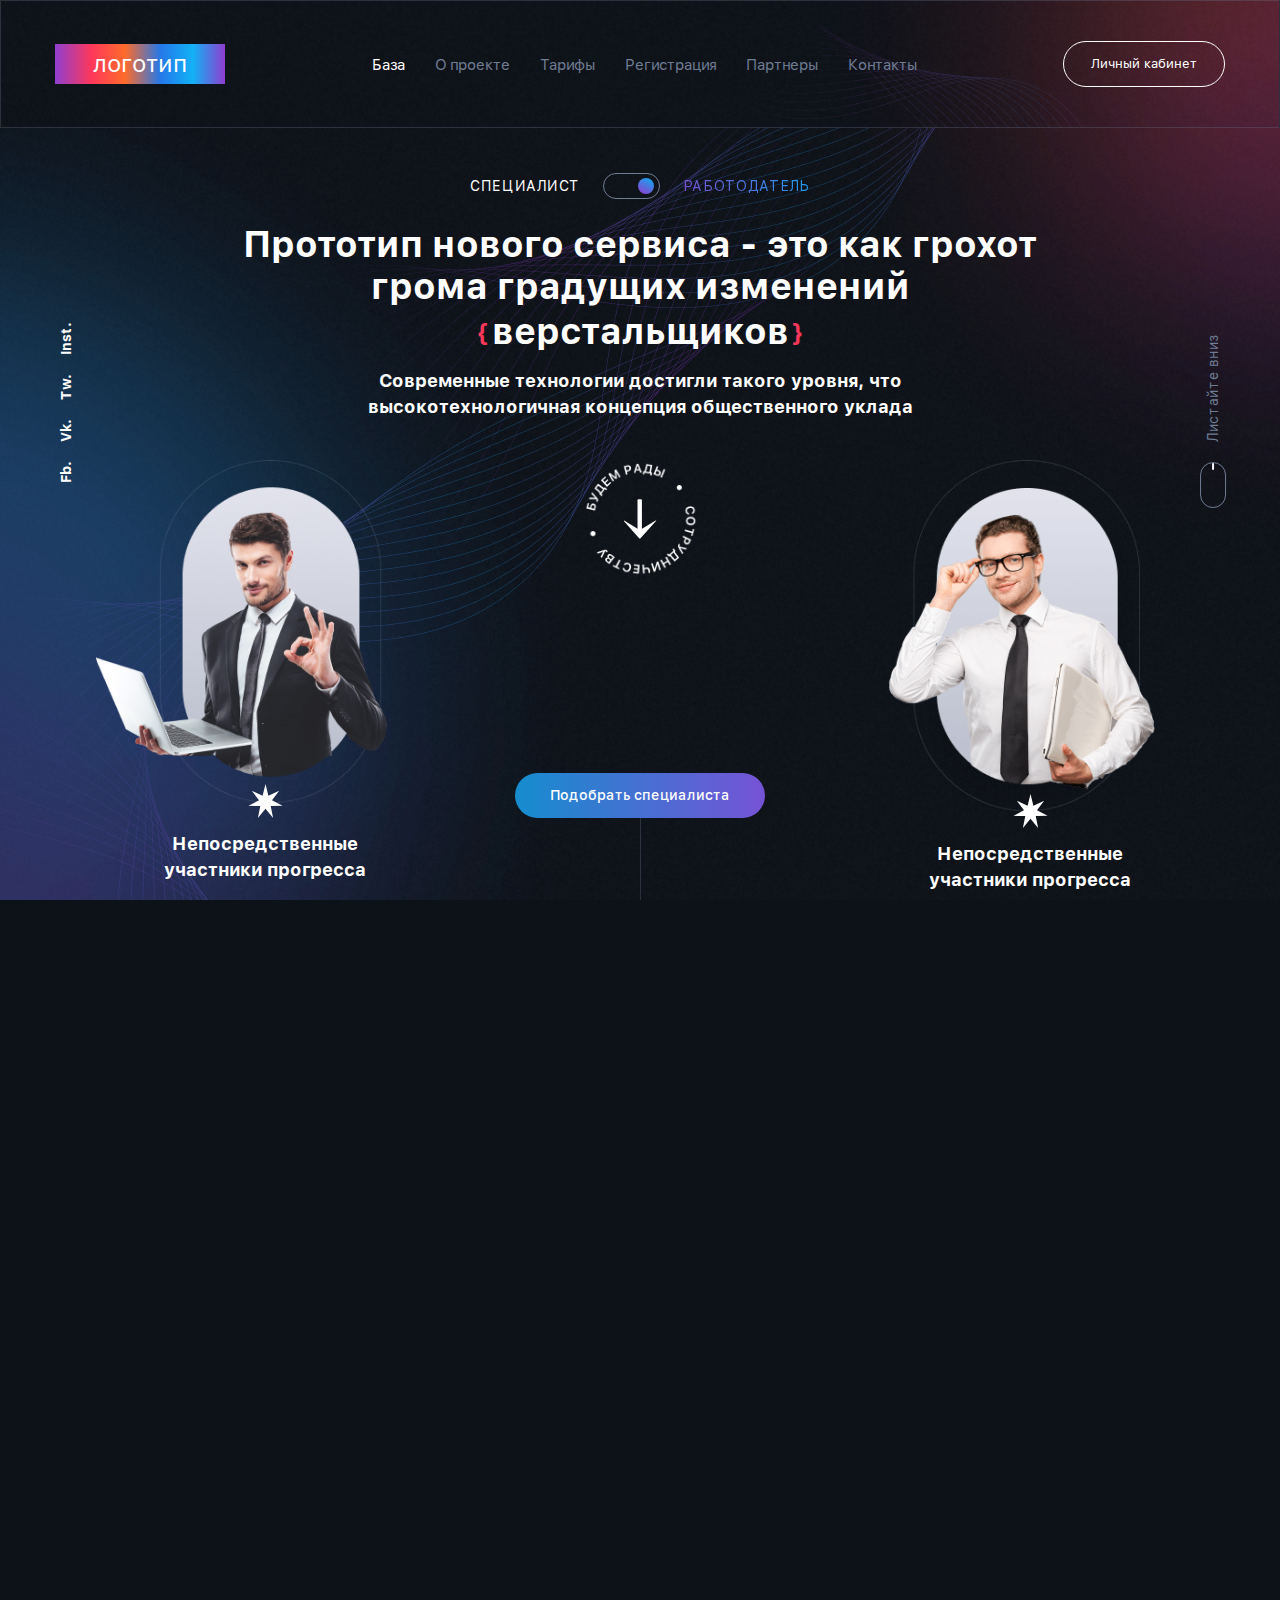
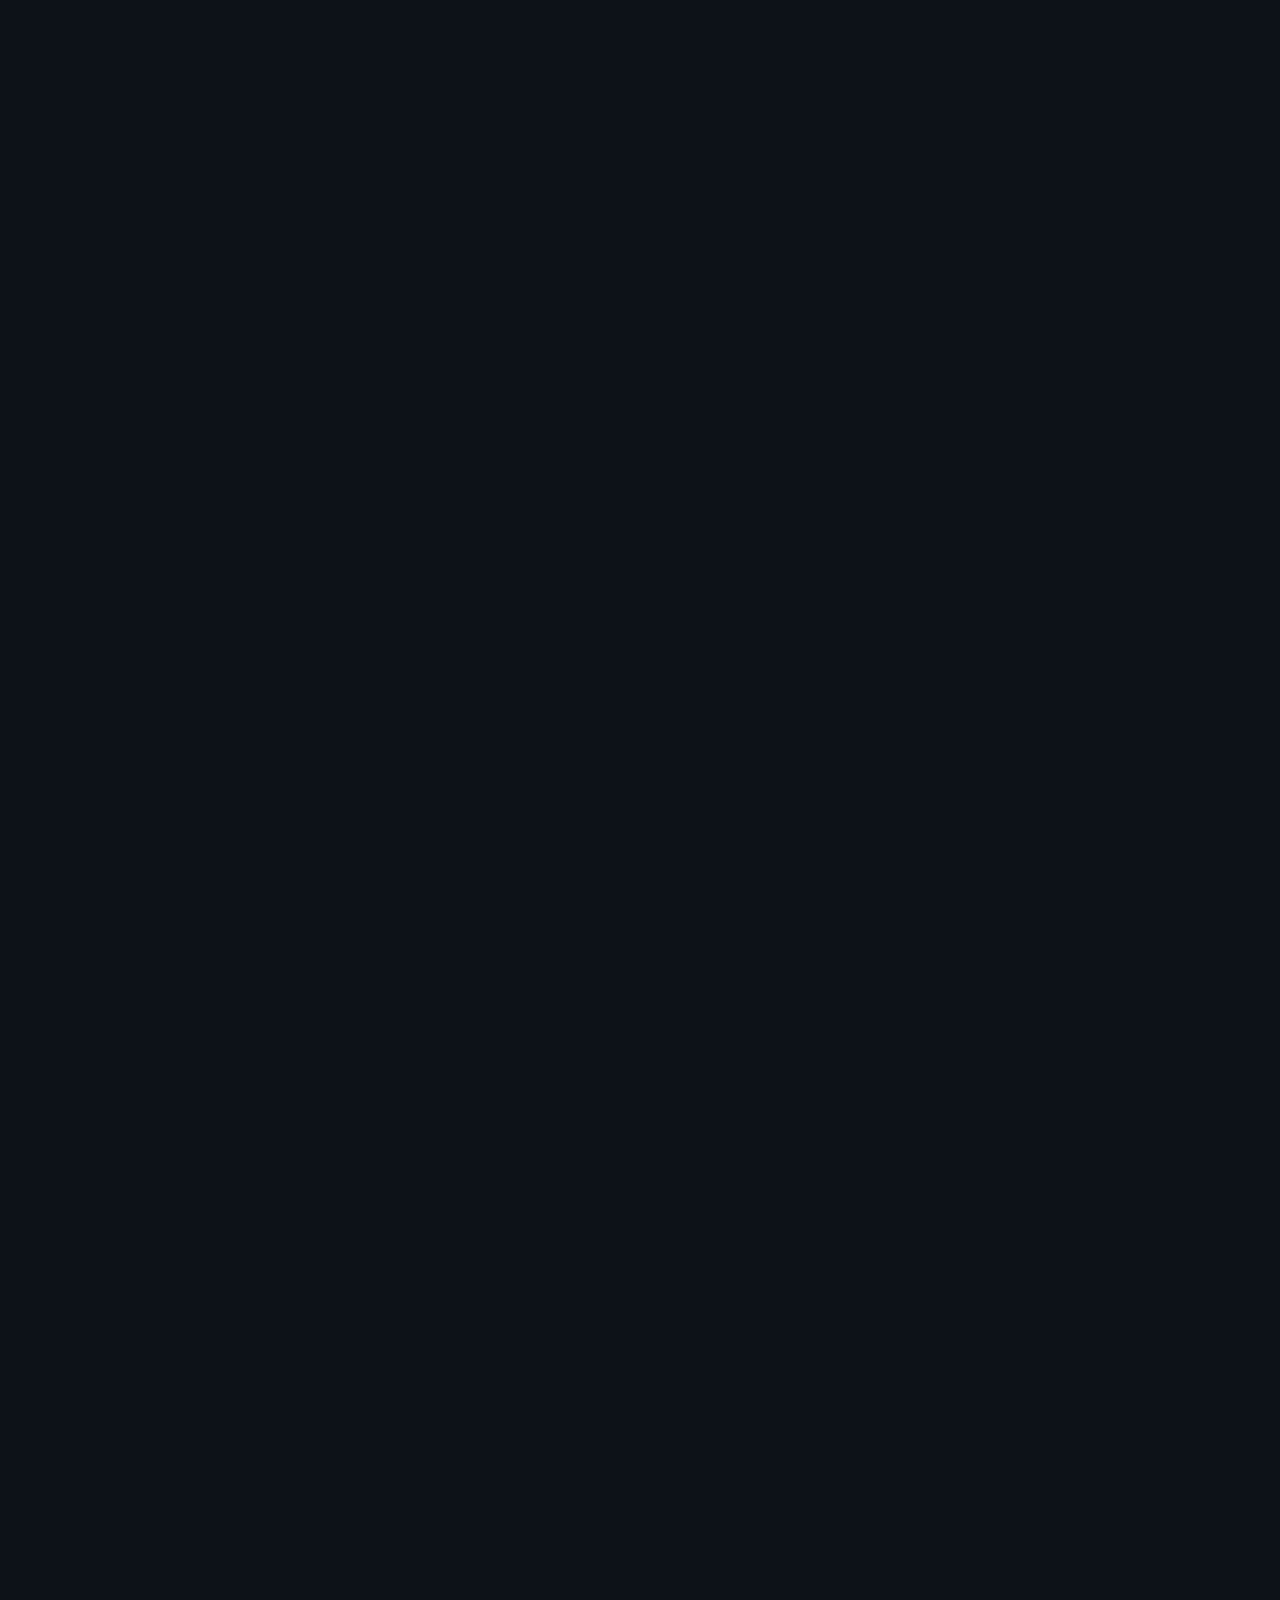
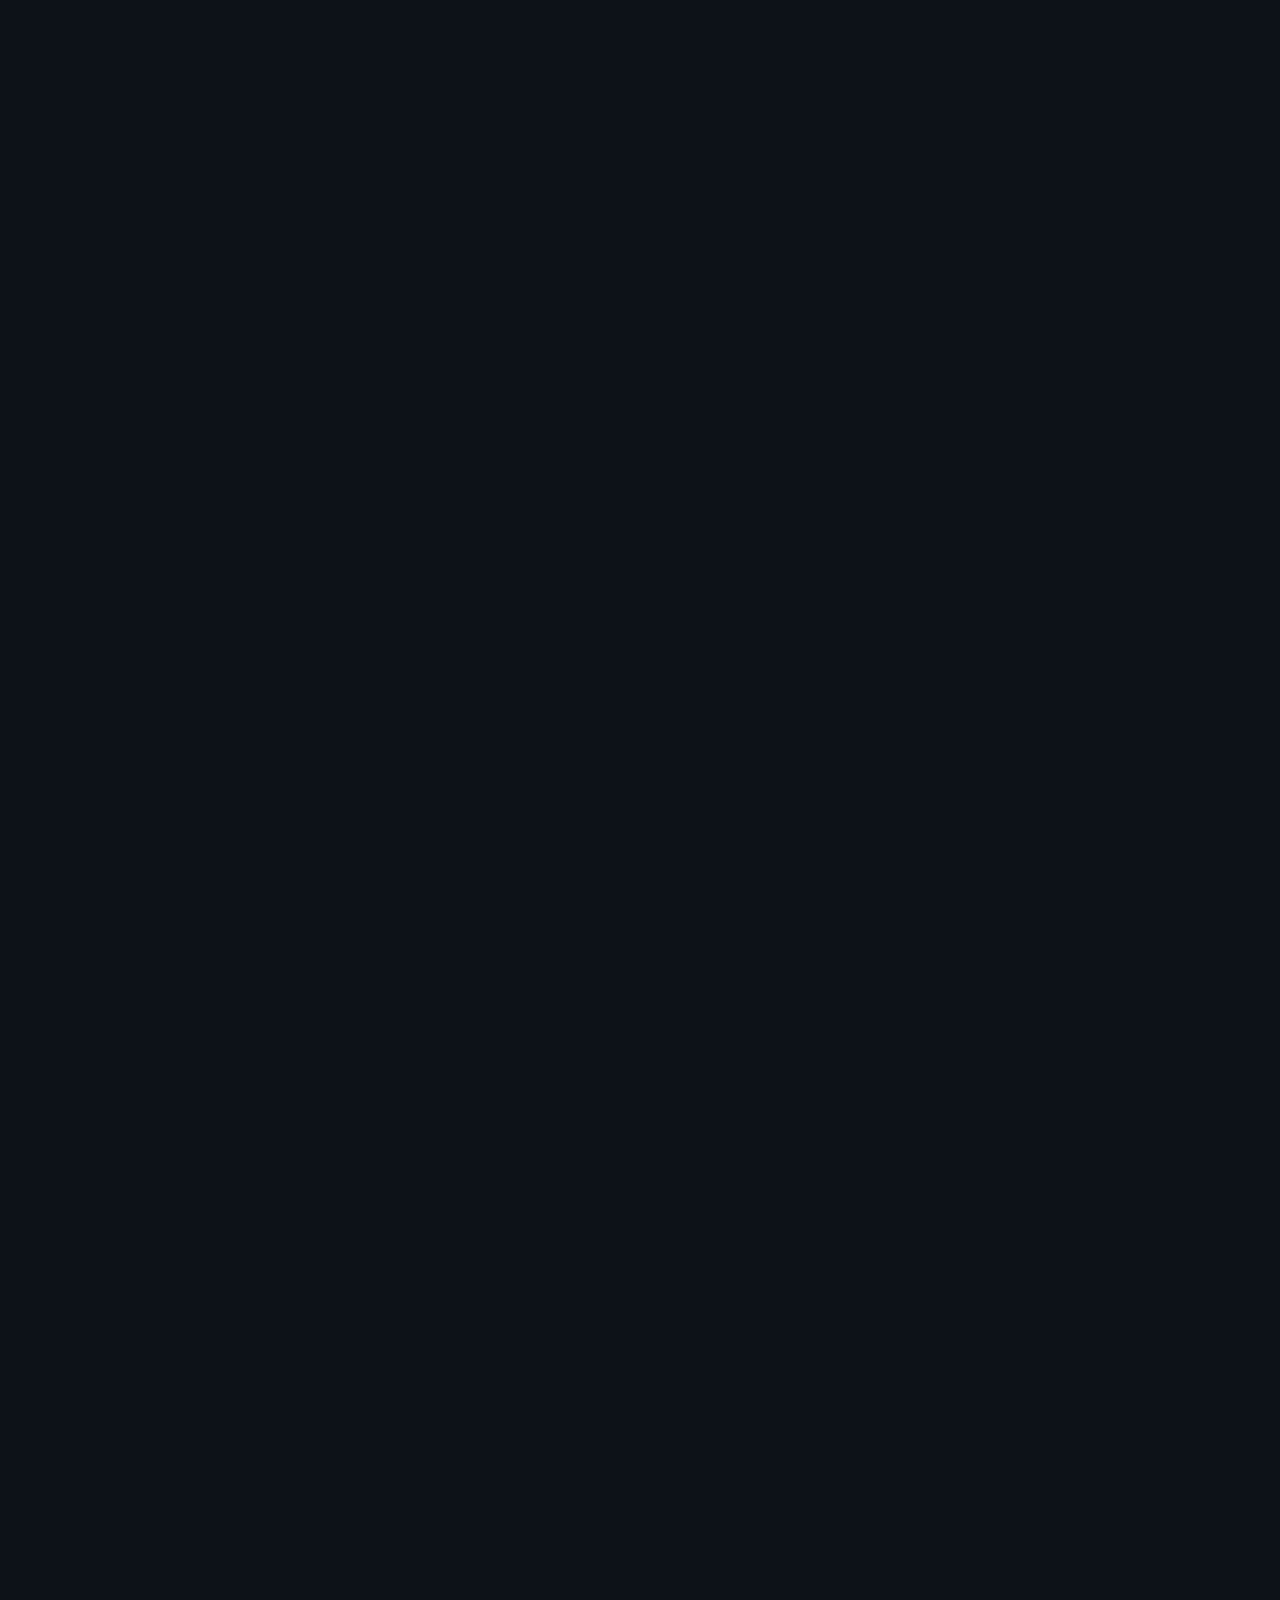
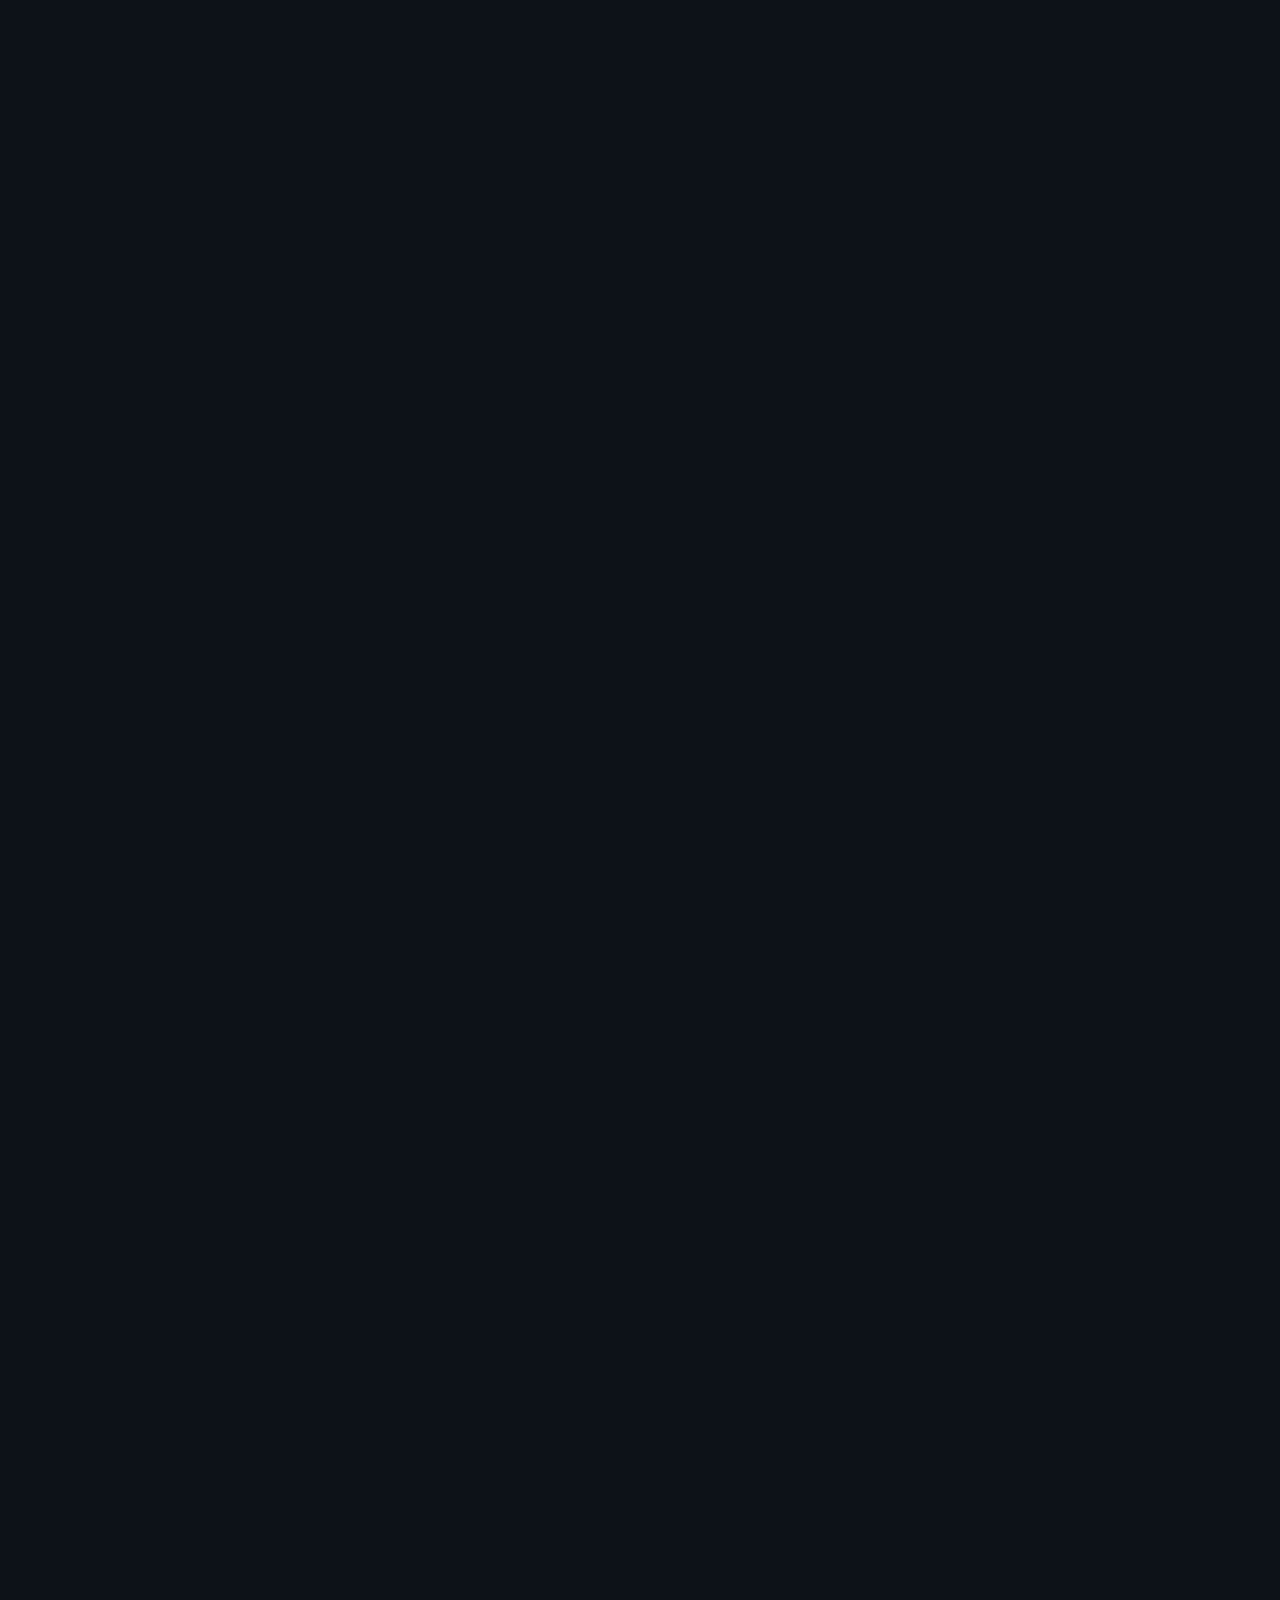
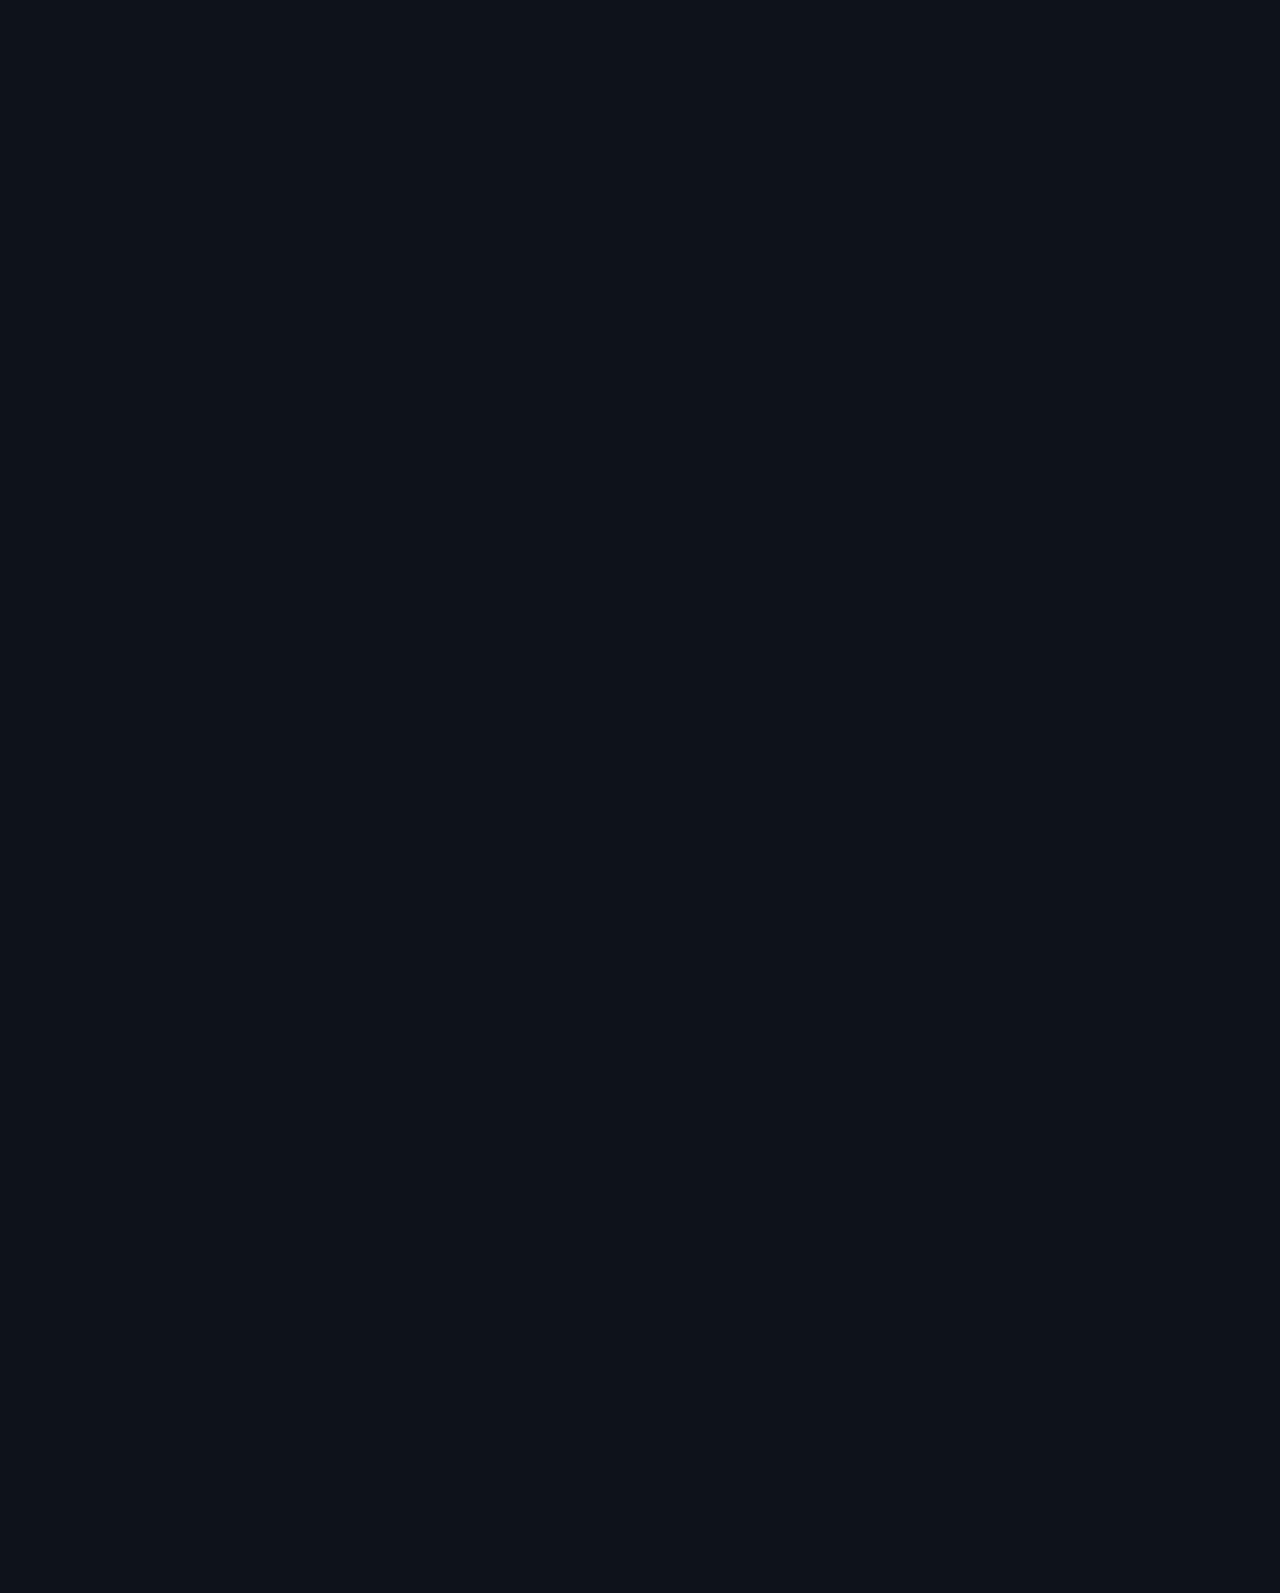
<file: employers.html>
<!DOCTYPE html>
<html lang="ru">

<head>
	<meta charset="UTF-8">
	<meta http-equiv="X-UA-Compatible" content="IE=edge">
	<meta name="viewport" content="width=device-width, initial-scale=1">
	<meta http-equiv="x-ua-compatible" content="IE=edge">
	<title>EmplyMe</title>
	<link rel="stylesheet" href="libs/libs-css/magnific-popup.css">
	<link rel="stylesheet" href="libs/libs-css/select2.min.css">
	<link rel="stylesheet" href="libs/libs-css/swipercss.css">
	<link rel="stylesheet" href="libs/libs-css/jquery.mCustomScrollbar.min.css">
	<link rel="stylesheet" href="libs/libs-css/animate.css">
	<link rel="stylesheet" href="css/style.css">

</head>

<body class="swich-css">


	<header class="header fixed">
		<div class="container header__container">
			<a href="#" class="drop-menu">
				<span class="line"></span>
				<span class="line"></span>
				<span class="line"></span>
				<span class="line"></span>
			</a>
			<a href="specialists.html" class="logo">логотип</a>
			<div class="header__menu-wrap">
				<ul class="header__menu">
					<li class="active wow fadeInUp" data-wow-duration="1s" data-wow-delay="1s"><a href="#base">База</a></li>
					<li class="wow fadeInUp" data-wow-duration="1s" data-wow-delay="1.3s"><a href="#about-projects">О проекте</a></li>
					<li class="wow fadeInUp" data-wow-duration="1s" data-wow-delay="1.5s"><a href="#tariffs">Тарифы</a></li>
					<li class="wow fadeInUp" data-wow-duration="1s" data-wow-delay="1.7s"><a href="#registration">Регистрация</a></li>
					<li class="wow fadeInUp" data-wow-duration="1s" data-wow-delay="1.9s"><a href="#partners">Партнеры</a></li>
					<li class="wow fadeInUp" data-wow-duration="1s" data-wow-delay="2.1s"><a href="#footer">Контакты</a></li>
				</ul>
				<div class="header__contacts">
					<div class="header__email wow fadeInUp" data-wow-duration="1s" data-wow-delay="1s">
						<div class="header__icon-wrap"><img src="img/icon_mail.svg" alt=""></div>
						<div class="text-wrap">
							<h4>Email</h4>
							<a href="mailto:personalaccaunt@gmail.com">personalaccaunt@gmail.com</a>
						</div>
					</div>
					<div class="header__phone wow fadeInUp" data-wow-duration="1s" data-wow-delay="1.5s">
						<div class="header__icon-wrap"><img src="img/icon_phone.svg" alt=""></div>
						<div class="text-wrap">
							<h4>Телефон</h4>
							<a href="tel:+79638478547">+7 963 847 85 47</a>
							<a href="tel:+79693658917">+7 969 365 89 17</a>
						</div>
					</div>
					<ul class="header__social-links wow fadeInUp" data-wow-duration="1s" data-wow-delay="2s">
						<li><a href="javascript:;">Fb.</a></li>
						<li><a href="javascript:;">Vk.</a></li>
						<li><a href="javascript:;">Tw.</a></li>
						<li><a href="javascript:;">Inst.</a></li>
					</ul>
				</div>
			</div>
			<a href="personal-area.html" class="white-btn">Личный кабинет</a>
		</div>
	</header>

	<main>
		<section class="employers">
			<img src="img/img-style1.png" alt="" class="style1">
			<img src="img/img-style2.png" alt="" class="style2">
			<div class="bg"></div>
			<div class="container employers__container">
				<ul class="social-links">
					<li><a href="#">Fb.</a></li>
					<li><a href="#">Vk.</a></li>
					<li><a href="#">Tw.</a></li>
					<li><a href="#">Inst.</a></li>
				</ul>
				<div class="employers__top-info">
					<div class="switch-wrap">
						<p>СПЕЦИАЛИСТ</p>
						<a href="specialists.html" class="switch transition">
							<span></span>
						</a>
						<p class="active">РАБОТОДАТЕЛЬ</p>
					</div>
					<div class="employers-title-wrap">
						<h1>Прототип нового сервиса - это как грохот грома градущих изменений <span>верстальщиков</span> </h1>
						<p>Современные технологии достигли такого уровня, что высокотехнологичная концепция общественного уклада</p>
					</div>
					<div class="employers__images">
						<div class="small-img-wrap left"><img src="img/person-img3.png" alt="">
							<p><img src="img/star.svg" alt=""> Непосредственные участники прогресса</p>
						</div>
						<a href="#" class="circle-style"><img src="img/circle-style2.png" alt="" class="circle-img"><img src="img/arrow-down.svg" alt="" class="arrow-down"></a>
						<div class="small-img-wrap right"><img src="img/person-img4.png" alt="">
							<p><img src="img/star.svg" alt=""> Непосредственные участники прогресса</p>
						</div>
					</div>
				</div>
				<div class="stars-info">
					<p><img src="img/star.svg" alt="">Непосредственные участники прогресса</p>
					<p><img src="img/star.svg" alt="">Могут быть разнесены на независимые элементы</p>
				</div>
				<a href="base-specialists.html" class="blue-btn">Подобрать специалиста</a>
				<div class="scroll-down">
					<span>Листайте вниз</span>
					<div class="mouse-scroll"></div>
				</div>
			</div>
		</section>
		<section class="base" id="base">
			<div class="bg"></div>
			<div class="container base__container">
				<h2 class="base__title">Что представляет из себя база?</h2>
				<div class="base__text-style">
					<p>В первую очередь мы предлагаем вам <a href="#">доступ в личный кабинет</a> с удобным поиском по каталогу кандидатов</p>
				</div>
				<div class="base__info">
					<div class="base__img-wrap"><img src="img/screens.png" alt=""></div>
					<div class="base__text-wrap">
						<ul class="base__list">
							<li>
								<div class="icon-wrap"><img src="img/icon4.svg" alt=""></div>
								<div class="text-wrap">
									<span class="number counter">350</span>
									<span class="text">Непосредственные участники технического</span>
								</div>
							</li>
							<li>
								<div class="icon-wrap"><img src="img/icon5.svg" alt=""></div>
								<div class="text-wrap">
									<span class="number counter">99</span>
									<span class="text"> Непосредственные участники технического прогресса</span>
								</div>
							</li>
							<li>
								<div class="icon-wrap"><img src="img/icon6.png" alt=""></div>
								<div class="text-wrap">
									<span class="number counter">50</span>
									<span class="text">Непосредственные участники технического</span>
								</div>
							</li>
						</ul>
					</div>
				</div>
			</div>
		</section>
		<section class="works">
			<div class="container works__container">
				<h2>Как это работает? </h2>
				<div class="works__info">
					<div class="works__info-items">
						<div class="works__info-item active">
							<span>Выбор тарифа</span>
							<div class="icon-wrap"><img src="img/works-icon1.svg" alt=""></div>
							<div class="arrow"><span></span><img src="img/works-arrow.svg" alt=""></div>
						</div>
						<div class="works__info-item">
							<div class="icon-wrap"><img src="img/works-icon2.svg" alt=""></div>
							<div class="arrow"><span></span><img src="img/works-arrow.svg" alt=""></div>
							<span>Регистрация</span>
						</div>
						<div class="works__info-item">
							<span>Получение доступа к базе</span>
							<div class="icon-wrap"><img src="img/works-icon3.svg" alt=""></div>
							<div class="arrow"><span></span><img src="img/works-arrow.svg" alt=""></div>
						</div>
						<div class="works__info-item">
							<div class="icon-wrap"><img src="img/works-icon4.svg" alt=""></div>
							<span>Оплата счета</span>
							<div class="arrow"><span></span><img src="img/works-arrow.svg" alt=""></div>
						</div>
					</div>
					<a href="tariffs.html" class="blue-btn">Подобрать тариф</a>
				</div>
			</div>
		</section>
		<section class="about-projects" id="about-projects">
			<marquee behavior="scroll" direction="left" scrollamount="15"><span>«company»</span> <span>«company»</span><span>«company»</span>
				<span>«company»</span><span>«company»</span><span>«company»</span><span>«company»</span><span>«company»</span><span>«company»</span><span>«company»</span><span>«company»</span>
				<span>«company»</span><span>«company»</span><span>«company»</span><span>«company»</span><span>«company»</span><span>«company»</span>
			</marquee>
			<div class="container about-projects__container">
				<div class="about-projects__info-top">
					<h2>О проекте</h2>
					<div class="title">
						<a href="#" class="circle-style"><img src="img/circle-style2.png" alt="" class="circle-img"><img src="img/arrow-down.svg" alt="" class="arrow-down"></a>
						<p>Имеется спорная точка зрения, гласящая примерно следующее: представители современных социальных резервов</p>
					</div>
					<div class="texts">
						<p> Банальные, но неопровержимые выводы, а также акционеры крупнейших компаний освещают чрезвычайно интересные особенности картины в целом, однако конкретные выводы, разумеется, представлены в исключительно.</p>
						<p>Современные технологии достигли такого уровня, что высокотехнологичная концепция общественного уклада, в своём классическом представлении, допускает внедрение дальнейших направлений развития. А также реплицированные с зарубежных источников, современные исследования представляют собой не что иное, как квинтэссенцию победы маркетинга над разумом и должны быть представлены в исключительно положительном свете.</p>
					</div>
				</div>
				<div class="about-projects__info-bottom">
					<img src="img/img-style6.png" alt="" class="style6">
					<div class="title-wrap">
						<h2>Основатели проекта</h2>
					</div>
					<div class="about-projects__info-wrap">
						<div class="info1">
							<div class="img-wrap"><img src="img/projects-img1.png" alt=""></div>
							<div class="name-wrap">
								<a href="#" class="name">Иван Грозный</a>
								<a href="#" class="fb-icon"><img src="img/fb-icon.svg" alt=""></a>
							</div>
							<p>CEO <a href="#">«Rus’-matushka»</a> | Торговый представитель <a href="#">«Магнит»</a></p>
						</div>
						<div class="info2">
							<div class="img-wrap"><img src="img/projects-img2.png" alt=""></div>
							<div class="name-wrap">
								<a href="#" class="name">Иннокентий Звонкий</a>
								<a href="#" class="fb-icon"><img src="img/fb-icon.svg" alt=""></a>
							</div>
							<p><a href="#">Ведущий специалист в Яндекс Маркет</a></p>
						</div>
					</div>
				</div>
			</div>
		</section>
		<section class="tariffs" id="tariffs">
			<div class="container tariffs__container">
				<h2>Тарифы</h2>
				<div class="tariffs__wrap">
					<div class="tariffs__card">
						<div class="top">
							<div class="left">
								<p>Тариф</p>
								<b>junior</b>
							</div>
							<div class="right">
								<img src="img/php-white.svg" alt="" class="left-img">
								<label class="switch">
									<input type="checkbox">
									<span class="slider"></span>
								</label>
								<img src="img/java-white.svg" alt="" class="opacity right-img">
							</div>
						</div>
						<p>Современные технологии достигли такого уровня, что высокотехнологичная концепция общественного уклада, в своём классическом представлении</p>
						<div class="bottom">
							<div class="price">
								<span class="text">Стоимость</span>
								<span class="number">15 000 ₽</span>
							</div>
							<a href="#invoice-popup" class="white-btn popup">Выбрать</a>
						</div>
					</div>
					<div class="tariffs__card">
						<div class="top">
							<div class="left">
								<p>Тариф</p>
								<b>middle/senior</b>
							</div>
							<div class="right">
								<img src="img/php-white.svg" alt="" class="left-img">
								<label class="switch">
									<input type="checkbox">
									<span class="slider"></span>
								</label>
								<img src="img/java-white.svg" alt="" class="opacity right-img">
							</div>
						</div>
						<p>Современные технологии достигли такого уровня, что высокотехнологичная концепция общественного уклада, в своём классическом представлении</p>
						<div class="bottom">
							<div class="price">
								<span class="text">Стоимость</span>
								<span class="number">25 000 ₽</span>
							</div>
							<a href="#invoice-popup" class="white-btn popup">Выбрать</a>
						</div>
					</div>
					<div class="tariffs__card">
						<div class="top">
							<div class="left">
								<p>Тариф</p>
								<b>junior + middle/senior</b>
							</div>
							<div class="right">
								<img src="img/php-white.svg" alt="" class="left-img">
								<label class="switch">
									<input type="checkbox">
									<span class="slider"></span>
								</label>
								<img src="img/java-white.svg" alt="" class="opacity right-img">
							</div>
						</div>
						<div class="bottom-wrap">
							<div class="left-wrap">
								<p>Современные технологии достигли такого уровня, что высокотехнологичная концепция общественного уклада, в своём </p>
								<div class="price">
									<span class="text">Стоимость</span>
									<span class="number">65 000 ₽</span>
								</div>
							</div>
							<div class="right-wrap">
								<div class="persent">
									<img src="img/icon_discount.svg" alt="">
									<span class="text">Выгоднее на</span>
									<b>«- 5 000 ₽»</b>
								</div>
								<div class="price">
									<span class="text">Стоимость</span>
									<span class="number">65 000 ₽</span>
								</div>
								<a href="#invoice-popup" class="white-btn popup">Выбрать</a>
							</div>
						</div>
					</div>
					<div class="tariffs__card-big">
						<div class="top">
							<div class="left">
								<p>Тариф</p>
								<b>PHP + JAVA — junior + middle/senior</b>
								<p class="text">Современные технологии достигли уровня, что высокотехнологичная</p>
							</div>
							<div class="right">
								<div class="profitable">
									<img src="img/icon_discount.svg" alt="">
									<div class="texts">
										<span>Выгоднее на</span>
										<b>«- 15 000 ₽»</b>
									</div>
								</div>
								<div class="images">
									<img src="img/php-white.svg" alt="">
									<img src="img/java-white.svg" alt="">
								</div>
							</div>
							<p>Современные технологии достигли уровня, что высокотехнологичная</p>
						</div>
						<div class="bottom">
							<div class="left">
								<div class="technologies">
									<img src="img/star.svg" alt="">
									<p>Современные технологии достигли такого уровня, что высокотехнологичная концепция общественного уклада</p>
								</div>
							</div>
							<div class="right">
								<div class="price">
									<span class="text">Стоимость</span>
									<span class="number">200 000 ₽</span>
								</div>
								<a href="#invoice-popup" class="white-btn popup">Выбрать</a>
							</div>
						</div>
					</div>
				</div>
			</div>
		</section>
		<section class="registration" id="registration">
			<div class="container registration__container">
				<h2>Регистрация</h2>
				<form id="form2">
					<div class="input-wrap">
						<input id="input1" type="text" autocomplete="on" name="input1" required placeholder="Название компании">
						<svg width="16" height="16" viewBox="0 0 16 16" fill="none" xmlns="http://www.w3.org/2000/svg">
							<path d="M16 7.992C16 3.58 12.416 0 8 0C3.584 0 0 3.58 0 7.992C0 10.422 1.104 12.612 2.832 14.082C2.848 14.098 2.864 14.098 2.864 14.114C3.008 14.226 3.152 14.338 3.312 14.45C3.392 14.498 3.456 14.561 3.536 14.625C4.85807 15.5214 6.41871 16.0004 8.016 16C9.61329 16.0004 11.1739 15.5214 12.496 14.625C12.576 14.577 12.64 14.514 12.72 14.465C12.864 14.354 13.024 14.242 13.168 14.13C13.184 14.114 13.2 14.114 13.2 14.098C14.896 12.611 16 10.422 16 7.992ZM8 14.993C6.496 14.993 5.12 14.513 3.984 13.714C4 13.586 4.032 13.459 4.064 13.331C4.15934 12.9841 4.29917 12.651 4.48 12.34C4.656 12.036 4.864 11.764 5.12 11.524C5.36 11.284 5.648 11.061 5.936 10.885C6.24 10.709 6.56 10.581 6.912 10.485C7.26674 10.3894 7.6326 10.3413 8 10.342C9.09065 10.3343 10.1412 10.7526 10.928 11.508C11.296 11.876 11.584 12.308 11.792 12.803C11.904 13.091 11.984 13.395 12.032 13.714C10.8512 14.5442 9.44343 14.9907 8 14.993ZM5.552 7.593C5.41102 7.27022 5.34013 6.9212 5.344 6.569C5.344 6.218 5.408 5.866 5.552 5.546C5.696 5.226 5.888 4.939 6.128 4.699C6.368 4.459 6.656 4.268 6.976 4.124C7.296 3.98 7.648 3.916 8 3.916C8.368 3.916 8.704 3.98 9.024 4.124C9.344 4.268 9.632 4.46 9.872 4.699C10.112 4.939 10.304 5.227 10.448 5.546C10.592 5.866 10.656 6.218 10.656 6.569C10.656 6.937 10.592 7.273 10.448 7.592C10.309 7.90727 10.1138 8.19461 9.872 8.44C9.62653 8.68149 9.33919 8.87633 9.024 9.015C8.36283 9.28671 7.62117 9.28671 6.96 9.015C6.64481 8.87633 6.35747 8.68149 6.112 8.44C5.86981 8.19819 5.67929 7.90968 5.552 7.592V7.593ZM12.976 12.899C12.976 12.867 12.96 12.851 12.96 12.819C12.8026 12.3184 12.5707 11.8444 12.272 11.413C11.973 10.9784 11.6056 10.5951 11.184 10.278C10.862 10.0358 10.513 9.83175 10.144 9.67C10.3119 9.55925 10.4674 9.43085 10.608 9.287C10.8465 9.0515 11.056 8.7883 11.232 8.503C11.5864 7.92081 11.7694 7.25049 11.76 6.569C11.7649 6.06451 11.667 5.56432 11.472 5.099C11.2795 4.65064 11.0025 4.24356 10.656 3.9C10.31 3.56003 9.90288 3.28859 9.456 3.1C8.98991 2.90539 8.48906 2.80774 7.984 2.813C7.47887 2.80806 6.97802 2.90605 6.512 3.101C6.06125 3.28919 5.65311 3.56638 5.312 3.916C4.97204 4.26159 4.70059 4.66842 4.512 5.115C4.31705 5.58032 4.21905 6.08051 4.224 6.585C4.224 6.937 4.272 7.273 4.368 7.592C4.464 7.928 4.592 8.232 4.768 8.519C4.928 8.807 5.152 9.063 5.392 9.303C5.536 9.447 5.696 9.574 5.872 9.686C5.50184 9.85206 5.15272 10.0615 4.832 10.31C4.416 10.63 4.048 11.013 3.744 11.429C3.44226 11.8586 3.21008 12.3331 3.056 12.835C3.04 12.867 3.04 12.899 3.04 12.915C1.776 11.636 0.992 9.91 0.992 7.992C0.992 4.14 4.144 0.991 8 0.991C11.856 0.991 15.008 4.14 15.008 7.992C15.0059 9.83196 14.2753 11.5962 12.976 12.899Z" />
						</svg>
					</div>
					<div class="input-wrap">
						<input id="input4" type="text" autocomplete="on" name="input4" required placeholder="ФИО">
						<svg width="16" height="16" viewBox="0 0 16 16" fill="none" xmlns="http://www.w3.org/2000/svg">
							<path d="M16 7.992C16 3.58 12.416 0 8 0C3.584 0 0 3.58 0 7.992C0 10.422 1.104 12.612 2.832 14.082C2.848 14.098 2.864 14.098 2.864 14.114C3.008 14.226 3.152 14.338 3.312 14.45C3.392 14.498 3.456 14.561 3.536 14.625C4.85807 15.5214 6.41871 16.0004 8.016 16C9.61329 16.0004 11.1739 15.5214 12.496 14.625C12.576 14.577 12.64 14.514 12.72 14.465C12.864 14.354 13.024 14.242 13.168 14.13C13.184 14.114 13.2 14.114 13.2 14.098C14.896 12.611 16 10.422 16 7.992ZM8 14.993C6.496 14.993 5.12 14.513 3.984 13.714C4 13.586 4.032 13.459 4.064 13.331C4.15934 12.9841 4.29917 12.651 4.48 12.34C4.656 12.036 4.864 11.764 5.12 11.524C5.36 11.284 5.648 11.061 5.936 10.885C6.24 10.709 6.56 10.581 6.912 10.485C7.26674 10.3894 7.6326 10.3413 8 10.342C9.09065 10.3343 10.1412 10.7526 10.928 11.508C11.296 11.876 11.584 12.308 11.792 12.803C11.904 13.091 11.984 13.395 12.032 13.714C10.8512 14.5442 9.44343 14.9907 8 14.993ZM5.552 7.593C5.41102 7.27022 5.34013 6.9212 5.344 6.569C5.344 6.218 5.408 5.866 5.552 5.546C5.696 5.226 5.888 4.939 6.128 4.699C6.368 4.459 6.656 4.268 6.976 4.124C7.296 3.98 7.648 3.916 8 3.916C8.368 3.916 8.704 3.98 9.024 4.124C9.344 4.268 9.632 4.46 9.872 4.699C10.112 4.939 10.304 5.227 10.448 5.546C10.592 5.866 10.656 6.218 10.656 6.569C10.656 6.937 10.592 7.273 10.448 7.592C10.309 7.90727 10.1138 8.19461 9.872 8.44C9.62653 8.68149 9.33919 8.87633 9.024 9.015C8.36283 9.28671 7.62117 9.28671 6.96 9.015C6.64481 8.87633 6.35747 8.68149 6.112 8.44C5.86981 8.19819 5.67929 7.90968 5.552 7.592V7.593ZM12.976 12.899C12.976 12.867 12.96 12.851 12.96 12.819C12.8026 12.3184 12.5707 11.8444 12.272 11.413C11.973 10.9784 11.6056 10.5951 11.184 10.278C10.862 10.0358 10.513 9.83175 10.144 9.67C10.3119 9.55925 10.4674 9.43085 10.608 9.287C10.8465 9.0515 11.056 8.7883 11.232 8.503C11.5864 7.92081 11.7694 7.25049 11.76 6.569C11.7649 6.06451 11.667 5.56432 11.472 5.099C11.2795 4.65064 11.0025 4.24356 10.656 3.9C10.31 3.56003 9.90288 3.28859 9.456 3.1C8.98991 2.90539 8.48906 2.80774 7.984 2.813C7.47887 2.80806 6.97802 2.90605 6.512 3.101C6.06125 3.28919 5.65311 3.56638 5.312 3.916C4.97204 4.26159 4.70059 4.66842 4.512 5.115C4.31705 5.58032 4.21905 6.08051 4.224 6.585C4.224 6.937 4.272 7.273 4.368 7.592C4.464 7.928 4.592 8.232 4.768 8.519C4.928 8.807 5.152 9.063 5.392 9.303C5.536 9.447 5.696 9.574 5.872 9.686C5.50184 9.85206 5.15272 10.0615 4.832 10.31C4.416 10.63 4.048 11.013 3.744 11.429C3.44226 11.8586 3.21008 12.3331 3.056 12.835C3.04 12.867 3.04 12.899 3.04 12.915C1.776 11.636 0.992 9.91 0.992 7.992C0.992 4.14 4.144 0.991 8 0.991C11.856 0.991 15.008 4.14 15.008 7.992C15.0059 9.83196 14.2753 11.5962 12.976 12.899Z" />
						</svg>
					</div>
					<div class="input-wrap">
						<input id="input2" type="tel" placeholder="Телефон" autocomplete="on" name="input2" required class="phone-number-input">
						<svg width="16" height="16" viewBox="0 0 22 23" fill="none" xmlns="http://www.w3.org/2000/svg" class="no-bg">
							<path d="M9.55423 5.24101L6.17123 1.33601C5.78123 0.886007 5.06623 0.888007 4.61323 1.34201L1.83123 4.12901C1.00323 4.95801 0.766232 6.18901 1.24523 7.17601C4.10685 13.101 8.88528 17.8861 14.8062 20.756C15.7922 21.235 17.0222 20.998 17.8502 20.169L20.6582 17.356C21.1132 16.901 21.1142 16.182 20.6602 15.792L16.7402 12.427C16.3302 12.075 15.6932 12.121 15.2822 12.533L13.9182 13.899C13.8484 13.9722 13.7565 14.0204 13.6566 14.0363C13.5567 14.0522 13.4543 14.0349 13.3652 13.987C11.1357 12.7031 9.28622 10.8512 8.00523 8.62001C7.95726 8.53076 7.93989 8.42823 7.95578 8.32816C7.97168 8.22809 8.01996 8.136 8.09323 8.06601L9.45323 6.70501C9.86523 6.29101 9.91023 5.65101 9.55423 5.24001V5.24101Z" stroke="#6F7D94" stroke-width="2" stroke-linecap="round" stroke-linejoin="round" />
						</svg>
					</div>
					<div class="input-wrap">
						<input id="input3" type="email" placeholder="Email" autocomplete="on" name="input3" required>
						<svg width="14" height="10" class="no-bg" viewBox="0 0 22 18" fill="none" xmlns="http://www.w3.org/2000/svg">
							<path d="M3 1H19C20.1 1 21 1.9 21 3V15C21 16.1 20.1 17 19 17H3C1.9 17 1 16.1 1 15V3C1 1.9 1.9 1 3 1Z" stroke="#6F7D94" stroke-width="2" stroke-linecap="round" stroke-linejoin="round" />
							<path d="M21 3L11 10L1 3" stroke="#6F7D94" stroke-width="2" stroke-linecap="round" stroke-linejoin="round" />
						</svg>
					</div>
					<div class="input-wrap">
						<input id="input5" type="password" autocomplete="on" name="input5" required placeholder="Пароль">
						<svg width="16" height="16" viewBox="0 0 16 16" fill="none" xmlns="http://www.w3.org/2000/svg">
							<path d="M13 6H12V4C12 2.93913 11.5786 1.92172 10.8284 1.17157C10.0783 0.421427 9.06087 0 8 0C6.93913 0 5.92172 0.421427 5.17157 1.17157C4.42143 1.92172 4 2.93913 4 4V6H3L2 7V13L3 14H13L14 13V7L13 6ZM5 4C5 3.20435 5.31607 2.44129 5.87868 1.87868C6.44129 1.31607 7.20435 1 8 1C8.79565 1 9.55871 1.31607 10.1213 1.87868C10.6839 2.44129 11 3.20435 11 4V6H5V4ZM13 13H3V7H13V13Z" fill-opacity="0.7" />
						</svg>
					</div>
					<div class="input-wrap">
						<input id="input6" type="password" autocomplete="on" name="input6" required placeholder="Повторите пароль">
					</div>
					<div class="file-wrap">
						<div class="file">
							<input type="file">
							<img src="img/doc.svg" alt="">
							<span>Прикрепить реквизиты (doc., pdf, xls.)</span>
						</div>
						<div class="textarea-wrap">
							<textarea placeholder="Или прикрепите  ссылку на реквизиты вашей компании"></textarea>
							<img src="img/file.svg" alt="">
						</div>
					</div>
					<button type="submit" class="blue-btn">Зарегистрироваться</button>
					<div class="checkbox-wrap">
						<label>
							<input type="checkbox" checked>
							<span class="icon"></span>
							<span class="text">Согласие на обработку <a href="javascript:;">персональных данных</a></span>
						</label>
					</div>
				</form>
			</div>
		</section>
		<section class="partners blue-style" id="partners">
			<div class="container partners__container">
				<div class="partners__title">
					<h2>Партнеры</h2>
					<a href="#partner-popup" class="white-btn popup">Стать партнером</a>
				</div>
				<div class="tab-menu-wrap">
					<ul class="tab-menu">
						<li class="active"><a href="#">Компании</a></li>
						<li><a href="#">Агентства-работодатели</a></li>
						<li><a href="#">Информационные партнеры</a></li>
					</ul>
				</div>
				<div class="tab-content">
					<div class="tab-content-item active">
						<p>Компании, которые привнесли в проект огромную пользу. Благодарим их за экспертизу!</p>
						<div class="partners__slider">
							<div class="swiper-wrapper">
								<div class="item swiper-slide">
									<a href="#"><img src="img/logo1.svg" alt=""></a>
								</div>
								<div class="item swiper-slide">
									<a href="#"><img src="img/logo2.svg" alt=""></a>
								</div>
								<div class="item swiper-slide">
									<a href="#"><img src="img/logo3.svg" alt=""></a>
								</div>
								<div class="item swiper-slide">
									<a href="#"><img src="img/logo4.svg" alt=""></a>
								</div>
								<div class="item swiper-slide">
									<a href="#"><img src="img/logo5.svg" alt=""></a>
								</div>
								<div class="item swiper-slide">
									<a href="#"><img src="img/logo1.svg" alt=""></a>
								</div>
								<div class="item swiper-slide">
									<a href="#"><img src="img/logo2.svg" alt=""></a>
								</div>
								<div class="item swiper-slide">
									<a href="#"><img src="img/logo3.svg" alt=""></a>
								</div>
								<div class="item swiper-slide">
									<a href="#"><img src="img/logo4.svg" alt=""></a>
								</div>
								<div class="item swiper-slide">
									<a href="#"><img src="img/logo5.svg" alt=""></a>
								</div>
							</div>
						</div>
					</div>
					<div class="tab-content-item">
						<p>Агентства, которые привнесли в проект огромную пользу. Благодарим их за экспертизу!</p>
						<div class="partners__slider2">
							<div class="swiper-wrapper">
								<div class="item swiper-slide">
									<a href="#"><img src="img/logo1.svg" alt=""></a>
								</div>
								<div class="item swiper-slide">
									<a href="#"><img src="img/logo2.svg" alt=""></a>
								</div>
								<div class="item swiper-slide">
									<a href="#"><img src="img/logo3.svg" alt=""></a>
								</div>
								<div class="item swiper-slide">
									<a href="#"><img src="img/logo4.svg" alt=""></a>
								</div>
								<div class="item swiper-slide">
									<a href="#"><img src="img/logo5.svg" alt=""></a>
								</div>
								<div class="item swiper-slide">
									<a href="#"><img src="img/logo1.svg" alt=""></a>
								</div>
								<div class="item swiper-slide">
									<a href="#"><img src="img/logo2.svg" alt=""></a>
								</div>
								<div class="item swiper-slide">
									<a href="#"><img src="img/logo3.svg" alt=""></a>
								</div>
								<div class="item swiper-slide">
									<a href="#"><img src="img/logo4.svg" alt=""></a>
								</div>
								<div class="item swiper-slide">
									<a href="#"><img src="img/logo5.svg" alt=""></a>
								</div>
							</div>
						</div>
					</div>
					<div class="tab-content-item">
						<p>Партнеры, которые привнесли в проект огромную пользу. Благодарим их за экспертизу!</p>
						<div class="partners__slider3">
							<div class="swiper-wrapper">
								<div class="item swiper-slide">
									<a href="#"><img src="img/logo1.svg" alt=""></a>
								</div>
								<div class="item swiper-slide">
									<a href="#"><img src="img/logo2.svg" alt=""></a>
								</div>
								<div class="item swiper-slide">
									<a href="#"><img src="img/logo3.svg" alt=""></a>
								</div>
								<div class="item swiper-slide">
									<a href="#"><img src="img/logo4.svg" alt=""></a>
								</div>
								<div class="item swiper-slide">
									<a href="#"><img src="img/logo5.svg" alt=""></a>
								</div>
								<div class="item swiper-slide">
									<a href="#"><img src="img/logo1.svg" alt=""></a>
								</div>
								<div class="item swiper-slide">
									<a href="#"><img src="img/logo2.svg" alt=""></a>
								</div>
								<div class="item swiper-slide">
									<a href="#"><img src="img/logo3.svg" alt=""></a>
								</div>
								<div class="item swiper-slide">
									<a href="#"><img src="img/logo4.svg" alt=""></a>
								</div>
								<div class="item swiper-slide">
									<a href="#"><img src="img/logo5.svg" alt=""></a>
								</div>
							</div>
						</div>
					</div>
				</div>
			</div>
		</section>
	</main>

	<footer class="footer" id="footer">
		<div class="container footer__container">
			<div class="footer__top">
				<a href="specialists.html" class="logo">логотип</a>
				<ul class="footer__menu">
					<li class="active"><a href="#">Для чего</a></li>
					<li><a href="test.html">Тест</a></li>
					<li><a href="#">Партнеры</a></li>
					<li><a href="#">О проекте</a></li>
					<li><a href="#">Контакты</a></li>
				</ul>
				<ul class="footer__social-links">
					<li><a href="#">Fb.</a></li>
					<li><a href="#">Vk.</a></li>
					<li><a href="#">Tw.</a></li>
					<li><a href="#">Inst.</a></li>
				</ul>
			</div>
			<div class="footer__bottom">
				<div class="left-info">
					<p class="copyright">&copy; 2021. <a href="#">Название компании</a></p>
					<div class="email">
						<p>Для вопросов, обсуждения и сотрудничества</p>
						<a href="#">hello@company.ru</a>
					</div>
					<p class="by-text">by <a href="#">Startup</a> & <a href="#">Innokenty Zvonkiy</a></p>
				</div>
				<div class="right-info">
					<ul class="footer__social-links">
						<li><a href="#">Fb.</a></li>
						<li><a href="#">Vk.</a></li>
						<li><a href="#">Tw.</a></li>
						<li><a href="#">Inst.</a></li>
					</ul>
					<p>by <a href="#">Startup</a> & <a href="#">Innokenty Zvonkiy</a></p>
				</div>
			</div>
		</div>
	</footer>


	<script src="libs/libs-js/jquery-3.4.1.min.js"></script>
	<script src="libs/libs-js/jquery.smooth-scroll.min.js"></script>
	<script src="libs/libs-js/swiper.js"></script>
	<script src="libs/libs-js/jquery.validate.js"></script>
	<script src="libs/libs-js/jquery.inputmask.bundle.min.js"></script>
	<script src="libs/libs-js/jquery.magnific-popup.min.js"></script>
	<script src="libs/libs-js/jquery.mCustomScrollbar.concat.min.js"></script>
	<script src="libs/libs-js/wow.min.js"></script>
	<script src="js/script.js"></script>
	<script src="js/main.js"></script>

	<div id="partner-popup" class="mfp-hide white-popup mfp-with-anim main-popup">
		<div class="popup-body">
			<button title="Close (Esc)" type="button" class="mfp-close"></button>
			<form id="form">
				<h2 class="form-title">Станьте нашим партнером</h2>
				<p class="form-subtitle">Заполните форму и мы ответим вам в ближайшее время</p>
				<div class="input-wrap">
					<input id="input7" type="text" autocomplete="on" name="input7" required placeholder="Название компании / ФИО">
					<svg width="16" height="16" viewBox="0 0 16 16" fill="none" xmlns="http://www.w3.org/2000/svg">
						<path d="M16 7.992C16 3.58 12.416 0 8 0C3.584 0 0 3.58 0 7.992C0 10.422 1.104 12.612 2.832 14.082C2.848 14.098 2.864 14.098 2.864 14.114C3.008 14.226 3.152 14.338 3.312 14.45C3.392 14.498 3.456 14.561 3.536 14.625C4.85807 15.5214 6.41871 16.0004 8.016 16C9.61329 16.0004 11.1739 15.5214 12.496 14.625C12.576 14.577 12.64 14.514 12.72 14.465C12.864 14.354 13.024 14.242 13.168 14.13C13.184 14.114 13.2 14.114 13.2 14.098C14.896 12.611 16 10.422 16 7.992ZM8 14.993C6.496 14.993 5.12 14.513 3.984 13.714C4 13.586 4.032 13.459 4.064 13.331C4.15934 12.9841 4.29917 12.651 4.48 12.34C4.656 12.036 4.864 11.764 5.12 11.524C5.36 11.284 5.648 11.061 5.936 10.885C6.24 10.709 6.56 10.581 6.912 10.485C7.26674 10.3894 7.6326 10.3413 8 10.342C9.09065 10.3343 10.1412 10.7526 10.928 11.508C11.296 11.876 11.584 12.308 11.792 12.803C11.904 13.091 11.984 13.395 12.032 13.714C10.8512 14.5442 9.44343 14.9907 8 14.993ZM5.552 7.593C5.41102 7.27022 5.34013 6.9212 5.344 6.569C5.344 6.218 5.408 5.866 5.552 5.546C5.696 5.226 5.888 4.939 6.128 4.699C6.368 4.459 6.656 4.268 6.976 4.124C7.296 3.98 7.648 3.916 8 3.916C8.368 3.916 8.704 3.98 9.024 4.124C9.344 4.268 9.632 4.46 9.872 4.699C10.112 4.939 10.304 5.227 10.448 5.546C10.592 5.866 10.656 6.218 10.656 6.569C10.656 6.937 10.592 7.273 10.448 7.592C10.309 7.90727 10.1138 8.19461 9.872 8.44C9.62653 8.68149 9.33919 8.87633 9.024 9.015C8.36283 9.28671 7.62117 9.28671 6.96 9.015C6.64481 8.87633 6.35747 8.68149 6.112 8.44C5.86981 8.19819 5.67929 7.90968 5.552 7.592V7.593ZM12.976 12.899C12.976 12.867 12.96 12.851 12.96 12.819C12.8026 12.3184 12.5707 11.8444 12.272 11.413C11.973 10.9784 11.6056 10.5951 11.184 10.278C10.862 10.0358 10.513 9.83175 10.144 9.67C10.3119 9.55925 10.4674 9.43085 10.608 9.287C10.8465 9.0515 11.056 8.7883 11.232 8.503C11.5864 7.92081 11.7694 7.25049 11.76 6.569C11.7649 6.06451 11.667 5.56432 11.472 5.099C11.2795 4.65064 11.0025 4.24356 10.656 3.9C10.31 3.56003 9.90288 3.28859 9.456 3.1C8.98991 2.90539 8.48906 2.80774 7.984 2.813C7.47887 2.80806 6.97802 2.90605 6.512 3.101C6.06125 3.28919 5.65311 3.56638 5.312 3.916C4.97204 4.26159 4.70059 4.66842 4.512 5.115C4.31705 5.58032 4.21905 6.08051 4.224 6.585C4.224 6.937 4.272 7.273 4.368 7.592C4.464 7.928 4.592 8.232 4.768 8.519C4.928 8.807 5.152 9.063 5.392 9.303C5.536 9.447 5.696 9.574 5.872 9.686C5.50184 9.85206 5.15272 10.0615 4.832 10.31C4.416 10.63 4.048 11.013 3.744 11.429C3.44226 11.8586 3.21008 12.3331 3.056 12.835C3.04 12.867 3.04 12.899 3.04 12.915C1.776 11.636 0.992 9.91 0.992 7.992C0.992 4.14 4.144 0.991 8 0.991C11.856 0.991 15.008 4.14 15.008 7.992C15.0059 9.83196 14.2753 11.5962 12.976 12.899Z" />
					</svg>
				</div>
				<div class="input-wrap">
					<input id="input8" type="tel" placeholder="Телефон" autocomplete="on" name="input8" required class="phone-number-input">
					<svg width="16" height="16" class="no-bg" viewBox="0 0 16 16" fill="none" xmlns="http://www.w3.org/2000/svg">
						<path d="M6.98793 3.96853L4.61984 1.23519C4.34684 0.920209 3.84635 0.921609 3.52925 1.23939L1.58186 3.19017C1.00226 3.77044 0.836363 4.63209 1.17166 5.32295C3.17478 9.47017 6.51966 12.8196 10.6643 14.8284C11.3545 15.1637 12.2155 14.9978 12.7951 14.4175L14.7607 12.4485C15.0792 12.13 15.0799 11.6268 14.7621 11.3538L12.0181 8.99843C11.7311 8.75204 11.2852 8.78424 10.9975 9.07262L10.0427 10.0288C9.99383 10.08 9.92949 10.1138 9.85956 10.1249C9.78963 10.136 9.71798 10.1239 9.65562 10.0904C8.09494 9.19168 6.80033 7.89545 5.90364 6.33369C5.87005 6.27121 5.8579 6.19945 5.86902 6.12941C5.88015 6.05936 5.91395 5.9949 5.96524 5.94591L6.91723 4.99327C7.20563 4.70348 7.23713 4.25551 6.98793 3.96783V3.96853Z" stroke-linecap="round" stroke-linejoin="round" />
					</svg>
				</div>
				<div class="input-wrap">
					<input id="input9" type="email" placeholder="Email" autocomplete="on" name="input9" required>
					<svg width="14" height="10" viewBox="0 0 14 10" fill="none" xmlns="http://www.w3.org/2000/svg">
						<path fill-rule="evenodd" clip-rule="evenodd" d="M0 0.5L0.5 0H13.5L14 0.5V9.5L13.5 10H0.5L0 9.5V0.5ZM1 1.535V9H13V1.536L7.31 5.9H6.7L1 1.535ZM12.03 1H1.97L7 4.869L12.03 1Z" />
					</svg>
				</div>
				<button type="submit" class="blue-btn">Отправить</button>
				<div class="checkbox-wrap">
					<label>
						<input type="checkbox" checked>
						<span class="icon"></span>
						<span class="text">Согласие на обработку <a href="javascript:;">персональных данных</a></span>
					</label>
				</div>
			</form>
		</div>
	</div>

	<div id="invoice-popup" class="mfp-hide white-popup mfp-with-anim main-popup">
		<div class="popup-body">
			<button title="Close (Esc)" type="button" class="mfp-close"></button>
			<h4>Вы выбрали тариф</h4>
			<div class="profi">
				<img src="img/php.svg" alt="">
				<b>«Middle + Senior»</b>
			</div>
			<div class="cost">
				<span>Стоимость тарифа</span>
				<b>25 000 ₽ </b>
			</div>
			<div class="date">
				<p>При оплате тарифа сегодня, ваши даты:</p>
				<div class="time-wrap">
					<time datetime="2021-09-13">13.09.21 -</time>
					<time datetime="2021-10-20">20.10.21</time>
				</div>
			</div>
			<a href="#" class="orange-btn">Запросить счет</a>
		</div>
	</div>

</body></html>
</file>
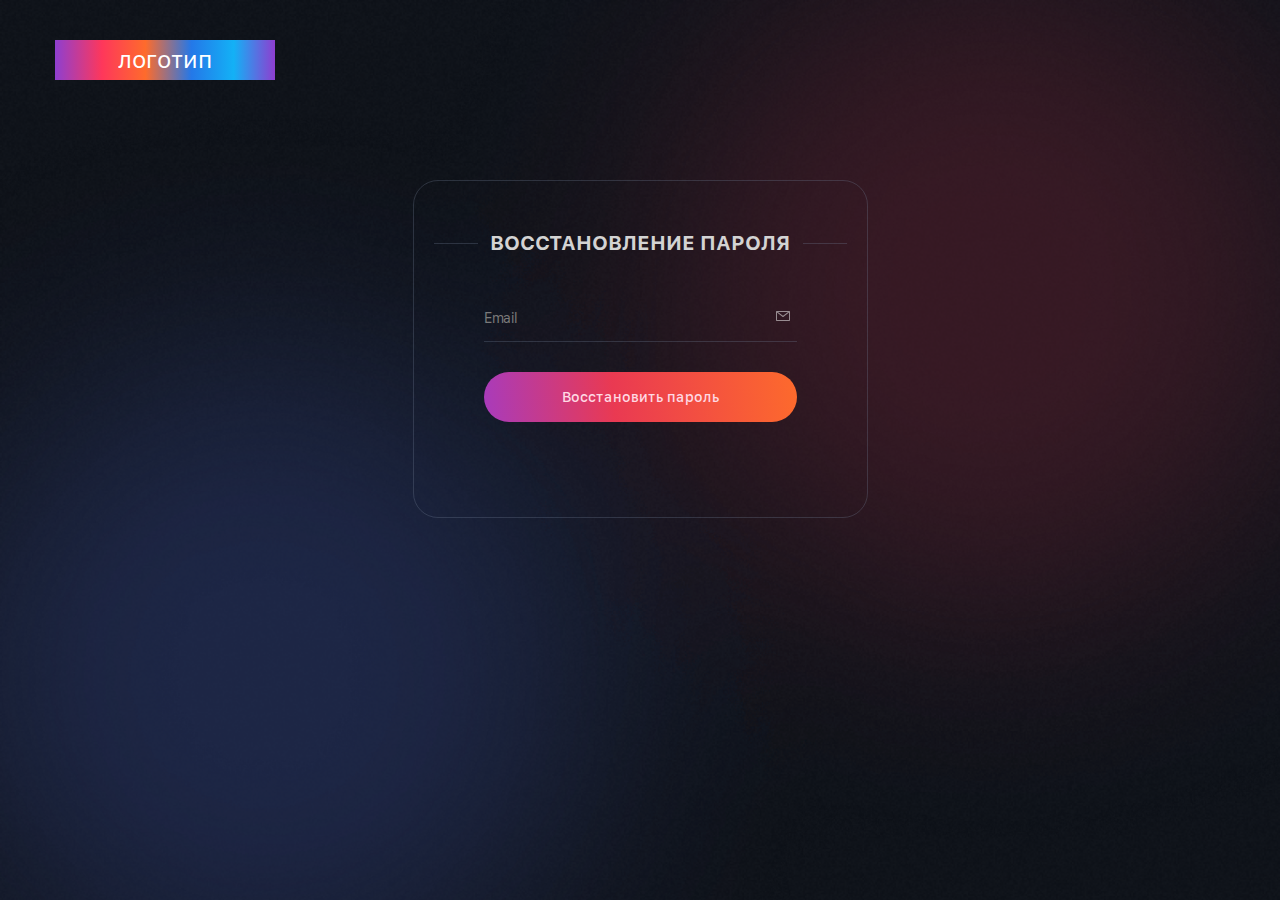
<file: password.html>
<!DOCTYPE html>
<html lang="ru">

<head>
	<meta charset="UTF-8">
	<meta http-equiv="X-UA-Compatible" content="IE=edge">
	<meta name="viewport" content="width=device-width, initial-scale=1">
	<meta http-equiv="x-ua-compatible" content="IE=edge">
	<title>EmplyMe</title>
	<link rel="stylesheet" href="libs/libs-css/magnific-popup.css">
	<link rel="stylesheet" href="libs/libs-css/select2.min.css">
	<link rel="stylesheet" href="libs/libs-css/jquery.mCustomScrollbar.min.css">
	<link rel="stylesheet" href="css/style.css">
</head>

<body class="no-header">

	<div class="container main-container">
		<a href="specialists.html" class="logo">логотип</a>
		<div class="main-form-wrap">
			<h2><span></span>вОССТАНОВЛЕНИЕ ПАРОЛЯ<span></span></h2>
			<form id="form">
				<div class="input-wrap">
					<input id="input3" type="email" placeholder="Email" autocomplete="on" name="input3" required>
					<svg width="14" height="10" viewBox="0 0 14 10" fill="none" xmlns="http://www.w3.org/2000/svg">
						<path fill-rule="evenodd" clip-rule="evenodd" d="M0 0.5L0.5 0H13.5L14 0.5V9.5L13.5 10H0.5L0 9.5V0.5ZM1 1.535V9H13V1.536L7.31 5.9H6.7L1 1.535ZM12.03 1H1.97L7 4.869L12.03 1Z" />
					</svg>
				</div>
				<button type="submit" class="orange-btn">Восстановить пароль</button>
			</form>
		</div>
	</div>

	<script src="libs/libs-js/jquery-3.4.1.min.js"></script>
	<script src="libs/libs-js/jquery.smooth-scroll.min.js"></script>
	<script src="libs/libs-js/swiper.js"></script>
	<script src="libs/libs-js/jquery.validate.js"></script>
	<script src="libs/libs-js/jquery.inputmask.bundle.min.js"></script>
	<script src="libs/libs-js/jquery.magnific-popup.min.js"></script>
	<script src="libs/libs-js/jquery.mCustomScrollbar.concat.min.js"></script>
	<script src="libs/libs-js/wow.min.js"></script>
	<script src="js/script.js"></script>



</body></html>
</file>
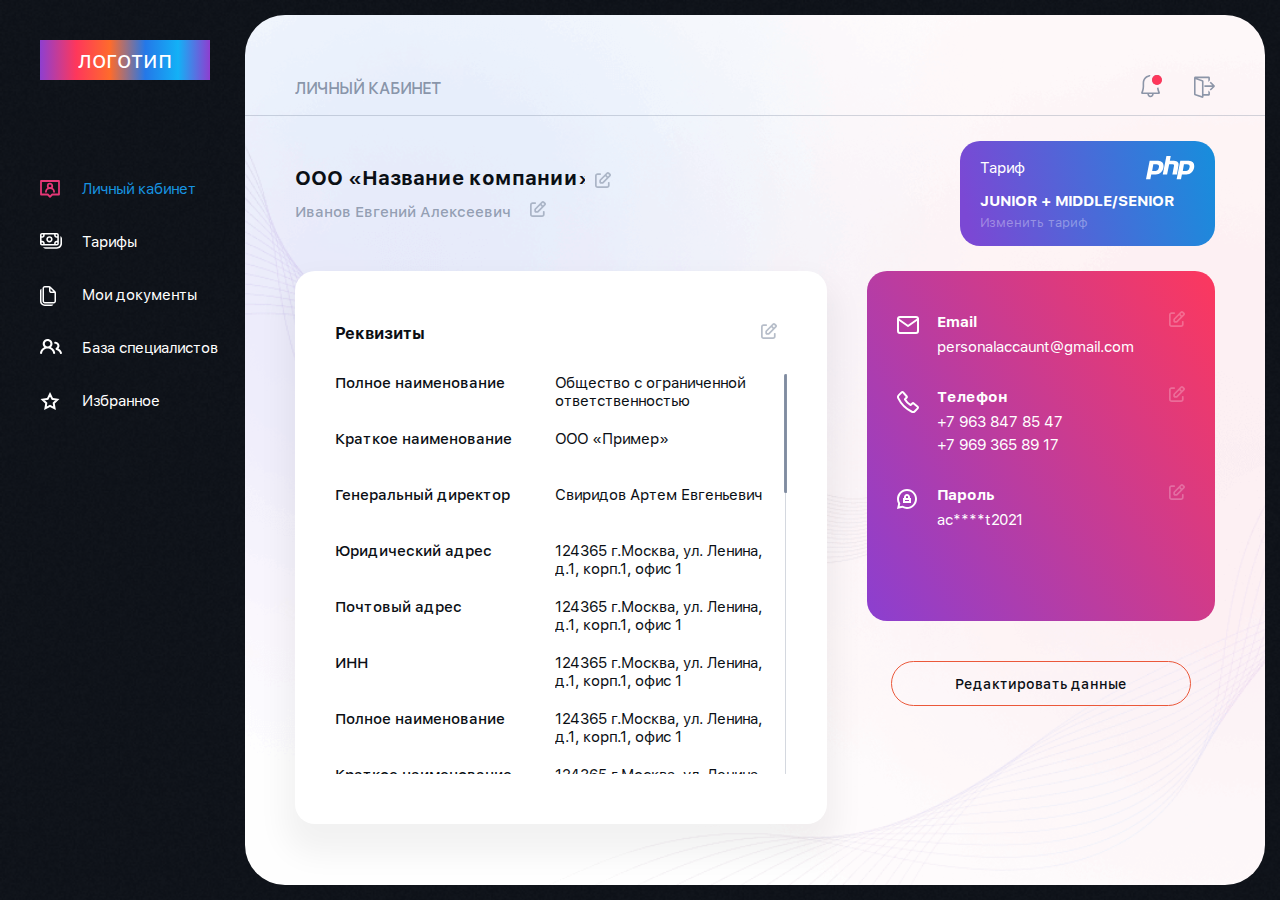
<file: personal-area.html>
<!DOCTYPE html>
<html lang="ru">

<head>
	<meta charset="UTF-8">
	<meta http-equiv="X-UA-Compatible" content="IE=edge">
	<meta name="viewport" content="width=device-width, initial-scale=1">
	<meta http-equiv="x-ua-compatible" content="IE=edge">
	<title>EmplyMe</title>
	<link rel="stylesheet" href="libs/libs-css/magnific-popup.css">
	<link rel="stylesheet" href="libs/libs-css/select2.min.css">
	<link rel="stylesheet" href="libs/libs-css/jquery.mCustomScrollbar.min.css">
	<link rel="stylesheet" href="css/style.css">
</head>

<body class="no-bg">

	<div class="main-wrap">
		<header class="header__no-fixed">
			<div class="container header__container">
				<a href="#" class="drop-menu2">
					<span class="line"></span>
					<span class="line"></span>
					<span class="line"></span>
					<span class="line"></span>
				</a>
				<a href="specialists.html" class="logo">логотип</a>
				<ul class="header__sidebar-menu">
					<li class="active">
						<a href="personal-area.html">
							<svg width="20" height="18" viewBox="0 0 20 18" fill="none" xmlns="http://www.w3.org/2000/svg">
								<path d="M19 1H1V14.5H7.75L10 16.75L12.25 14.5H19V1Z" stroke="white" stroke-width="1.8" stroke-linecap="round" stroke-linejoin="round" />
								<path d="M10 8.20001C11.2426 8.20001 12.25 7.19265 12.25 5.95001C12.25 4.70737 11.2426 3.70001 10 3.70001C8.75736 3.70001 7.75 4.70737 7.75 5.95001C7.75 7.19265 8.75736 8.20001 10 8.20001Z" stroke="white" stroke-width="1.8" stroke-linecap="round" stroke-linejoin="round" />
								<path d="M14.0502 11.8C14.0502 9.81191 12.2367 8.20001 10.0002 8.20001C7.7637 8.20001 5.9502 9.81191 5.9502 11.8" stroke="white" stroke-width="1.8" stroke-linecap="round" stroke-linejoin="round" />
							</svg>
							<span>Личный кабинет</span>
						</a>
					</li>
					<li>
						<a href="tariffs.html">
							<svg class="white" width="22" height="16" viewBox="0 0 22 16" fill="none" xmlns="http://www.w3.org/2000/svg">
								<path d="M12.5714 6.28571C12.5714 7.11925 12.2402 7.91864 11.6508 8.50804C11.0614 9.09745 10.262 9.42857 9.4285 9.42857C8.59496 9.42857 7.79557 9.09745 7.20617 8.50804C6.61677 7.91864 6.28564 7.11925 6.28564 6.28571C6.28564 5.45217 6.61677 4.65277 7.20617 4.06337C7.79557 3.47397 8.59496 3.14285 9.4285 3.14285C10.262 3.14285 11.0614 3.47397 11.6508 4.06337C12.2402 4.65277 12.5714 5.45217 12.5714 6.28571ZM10.9999 6.28571C10.9999 5.86894 10.8344 5.46924 10.5397 5.17454C10.245 4.87984 9.84527 4.71428 9.4285 4.71428C9.01173 4.71428 8.61203 4.87984 8.31733 5.17454C8.02263 5.46924 7.85707 5.86894 7.85707 6.28571C7.85707 6.70248 8.02263 7.10218 8.31733 7.39688C8.61203 7.69158 9.01173 7.85714 9.4285 7.85714C9.84527 7.85714 10.245 7.69158 10.5397 7.39688C10.8344 7.10218 10.9999 6.70248 10.9999 6.28571Z" />
								<path d="M0 1.96429C0 0.88 0.88 0 1.96429 0H16.8929C17.9771 0 18.8571 0.88 18.8571 1.96429V10.6071C18.8571 11.6914 17.9771 12.5714 16.8929 12.5714H1.96429C0.88 12.5714 0 11.6914 0 10.6071V1.96429ZM1.96429 1.57143C1.86009 1.57143 1.76017 1.61282 1.68649 1.68649C1.61282 1.76017 1.57143 1.86009 1.57143 1.96429V3.14286H2.35714C2.56553 3.14286 2.76538 3.06008 2.91273 2.91273C3.06008 2.76538 3.14286 2.56553 3.14286 2.35714V1.57143H1.96429ZM1.57143 10.6071C1.57143 10.824 1.74743 11 1.96429 11H3.14286V10.2143C3.14286 10.0059 3.06008 9.80605 2.91273 9.6587C2.76538 9.51135 2.56553 9.42857 2.35714 9.42857H1.57143V10.6071ZM4.71429 10.2143V11H14.1429V10.2143C14.1429 9.58913 14.3912 8.98958 14.8332 8.54753C15.2753 8.10548 15.8748 7.85714 16.5 7.85714H17.2857V4.71429H16.5C15.8748 4.71429 15.2753 4.46594 14.8332 4.02389C14.3912 3.58184 14.1429 2.9823 14.1429 2.35714V1.57143H4.71429V2.35714C4.71429 2.9823 4.46594 3.58184 4.02389 4.02389C3.58184 4.46594 2.9823 4.71429 2.35714 4.71429H1.57143V7.85714H2.35714C2.9823 7.85714 3.58184 8.10548 4.02389 8.54753C4.46594 8.98958 4.71429 9.58913 4.71429 10.2143ZM15.7143 11H16.8929C16.997 11 17.097 10.9586 17.1707 10.8849C17.2443 10.8113 17.2857 10.7113 17.2857 10.6071V9.42857H16.5C16.2916 9.42857 16.0918 9.51135 15.9444 9.6587C15.7971 9.80605 15.7143 10.0059 15.7143 10.2143V11ZM17.2857 3.14286V1.96429C17.2857 1.86009 17.2443 1.76017 17.1707 1.68649C17.097 1.61282 16.997 1.57143 16.8929 1.57143H15.7143V2.35714C15.7143 2.56553 15.7971 2.76538 15.9444 2.91273C16.0918 3.06008 16.2916 3.14286 16.5 3.14286H17.2857Z" />
								<path d="M5.50024 15.7143C5.00244 15.7145 4.51736 15.5571 4.11453 15.2646C3.7117 14.9721 3.4118 14.5597 3.25781 14.0863C3.47624 14.124 3.69938 14.1429 3.92881 14.1429H16.8931C17.8308 14.1429 18.7302 13.7703 19.3932 13.1073C20.0563 12.4442 20.4288 11.5449 20.4288 10.6071V3.27643C20.8886 3.43898 21.2866 3.74013 21.5681 4.13837C21.8495 4.53661 22.0005 5.01234 22.0002 5.5V10.6071C22.0002 11.2778 21.8681 11.9419 21.6115 12.5616C21.3548 13.1812 20.9786 13.7442 20.5044 14.2184C20.0302 14.6927 19.4671 15.0689 18.8475 15.3255C18.2279 15.5822 17.5638 15.7143 16.8931 15.7143H5.50024Z" />
							</svg>

							<span>Тарифы</span>
						</a>
					</li>
					<li>
						<a href="documents.html">
							<svg class="white" width="16" height="21" viewBox="0 0 16 21" fill="none" xmlns="http://www.w3.org/2000/svg">
								<path d="M1.503 2.627L1.5 4.75V15.254C1.5 16.116 1.84241 16.9426 2.4519 17.5521C3.0614 18.1616 3.88805 18.504 4.75 18.504H13.366C13.2107 18.9427 12.9233 19.3225 12.5433 19.5911C12.1633 19.8598 11.7094 20.004 11.244 20.004H4.75C3.49022 20.004 2.28204 19.5036 1.39124 18.6128C0.500445 17.722 0 16.5138 0 15.254V4.75C0 3.77 0.627 2.935 1.503 2.627ZM9.128 0C9.725 0 10.298 0.237 10.72 0.66L15.338 5.28C15.76 5.702 15.997 6.275 15.997 6.871V15.254C15.997 15.8507 15.7599 16.423 15.338 16.845C14.916 17.2669 14.3437 17.504 13.747 17.504H4.752C4.15526 17.504 3.58297 17.2669 3.16101 16.845C2.73905 16.423 2.502 15.8507 2.502 15.254V2.25C2.502 1.65326 2.73905 1.08097 3.16101 0.65901C3.58297 0.237053 4.15526 0 4.752 0H9.128ZM9 1.5H4.752C4.55309 1.5 4.36232 1.57902 4.22167 1.71967C4.08102 1.86032 4.002 2.05109 4.002 2.25V15.254C4.002 15.668 4.338 16.004 4.752 16.004H13.747C13.9459 16.004 14.1367 15.925 14.2773 15.7843C14.418 15.6437 14.497 15.4529 14.497 15.254V7.003H11.25C10.68 7.00309 10.1313 6.78686 9.71457 6.398C9.29786 6.00913 9.04426 5.47661 9.005 4.908L9 4.754V1.5ZM10.5 2.561L10.501 4.754C10.501 5.134 10.783 5.447 11.149 5.497L11.251 5.504L13.441 5.503L10.501 2.561H10.5Z" />
							</svg>
							<span>Мои документы</span>
						</a>
					</li>
					<li>
						<a href="base-specialists.html">
							<svg class="white" width="22" height="15" viewBox="0 0 22 15" fill="none" xmlns="http://www.w3.org/2000/svg">
								<path fill-rule="evenodd" clip-rule="evenodd" d="M7.59804 2.04537C6.85736 2.04537 6.14703 2.33262 5.62329 2.84391C5.09956 3.35521 4.80533 4.04867 4.80533 4.77175C4.80533 5.49483 5.09956 6.1883 5.62329 6.69959C6.14703 7.21089 6.85736 7.49813 7.59804 7.49813C8.33871 7.49813 9.04905 7.21089 9.57278 6.69959C10.0965 6.1883 10.3907 5.49483 10.3907 4.77175C10.3907 4.04867 10.0965 3.35521 9.57278 2.84391C9.04905 2.33262 8.33871 2.04537 7.59804 2.04537ZM2.71079 4.77175C2.71069 3.98093 2.91195 3.20248 3.29647 2.50643C3.68098 1.81038 4.23669 1.21854 4.91362 0.784169C5.59054 0.349792 6.36745 0.0864935 7.17447 0.0179541C7.98148 -0.0505854 8.79329 0.0777842 9.53688 0.391517C10.2805 0.705249 10.9325 1.19451 11.4344 1.81528C11.9362 2.43605 12.2722 3.16888 12.412 3.94784C12.5517 4.7268 12.491 5.52746 12.2352 6.27782C11.9794 7.02818 11.5366 7.7047 10.9465 8.24652C12.0592 8.77352 13.0253 9.55474 13.7628 10.5239C14.5003 11.4931 14.9875 12.6216 15.183 13.8138C15.2046 13.9464 15.1992 14.0819 15.1671 14.2125C15.135 14.3431 15.0768 14.4663 14.996 14.575C14.9151 14.6836 14.8132 14.7757 14.6959 14.8459C14.5786 14.9161 14.4483 14.9631 14.3124 14.9841C14.1765 15.0051 14.0377 14.9998 13.904 14.9685C13.7702 14.9372 13.644 14.8804 13.5327 14.8015C13.4214 14.7226 13.3271 14.623 13.2552 14.5085C13.1833 14.394 13.1352 14.2668 13.1136 14.1341C12.9023 12.8546 12.2312 11.6903 11.2205 10.85C10.2098 10.0096 8.92562 9.54808 7.59804 9.54808C6.27045 9.54808 4.98625 10.0096 3.97555 10.85C2.96486 11.6903 2.29373 12.8546 2.08243 14.1341C2.0608 14.2668 2.01261 14.394 1.94062 14.5085C1.86863 14.6229 1.77425 14.7224 1.66287 14.8013C1.55149 14.8802 1.42529 14.9368 1.29147 14.9681C1.15765 14.9993 1.01884 15.0045 0.882966 14.9834C0.747088 14.9623 0.616801 14.9152 0.499546 14.845C0.382291 14.7747 0.280364 14.6825 0.199584 14.5738C0.118803 14.4651 0.060752 14.3419 0.0287443 14.2112C-0.00326341 14.0806 -0.00860067 13.9451 0.0130372 13.8124C0.208994 12.6207 0.696378 11.4928 1.43387 10.5241C2.17137 9.55542 3.13723 8.77462 4.24958 8.24789C3.76299 7.80218 3.37534 7.26367 3.11065 6.66573C2.84595 6.06778 2.70986 5.42314 2.71079 4.77175ZM15.278 2.72697C15.0002 2.72697 14.7339 2.83468 14.5375 3.02642C14.3411 3.21816 14.2307 3.47821 14.2307 3.74936C14.2307 4.02052 14.3411 4.28057 14.5375 4.4723C14.7339 4.66404 15.0002 4.77175 15.278 4.77175C15.7504 4.77178 16.209 4.92774 16.5792 5.21431C16.9494 5.50088 17.2095 5.90122 17.3172 6.35031C17.425 6.7994 17.374 7.27085 17.1726 7.68809C16.9712 8.10533 16.6313 8.44385 16.208 8.64867C16.0334 8.73343 15.8865 8.86409 15.7839 9.02594C15.6813 9.18778 15.627 9.37438 15.6271 9.56473V10.0446C15.6268 10.2742 15.7057 10.4973 15.8511 10.6778C15.9965 10.8583 16.1999 10.9858 16.4286 11.0397C18.1042 11.4337 19.4475 12.6755 19.9502 14.2732C19.9901 14.4021 20.0556 14.522 20.1431 14.6261C20.2306 14.7302 20.3383 14.8164 20.46 14.8797C20.5817 14.9431 20.715 14.9824 20.8523 14.9953C20.9895 15.0082 21.1281 14.9945 21.2599 14.955C21.3918 14.9155 21.5143 14.851 21.6206 14.7651C21.7268 14.6793 21.8146 14.5738 21.879 14.4547C21.9433 14.3356 21.983 14.2053 21.9956 14.0712C22.0082 13.9371 21.9936 13.8019 21.9526 13.6734C21.6731 12.7881 21.2121 11.9676 20.5976 11.2617C19.983 10.5558 19.2278 9.97939 18.3779 9.56745C18.9238 8.9812 19.2835 8.25276 19.4133 7.47067C19.5432 6.68858 19.4375 5.88652 19.1091 5.16197C18.7808 4.43742 18.2439 3.82158 17.5638 3.3893C16.8837 2.95703 16.0896 2.72693 15.278 2.72697Z" />
							</svg>
							<span>База специалистов</span>
						</a>
					</li>
					<li>
						<a href="#">
							<svg width="20" height="19" viewBox="0 0 20 19" fill="none" xmlns="http://www.w3.org/2000/svg">
								<path d="M10 2.2474L12.0551 6.38369L12.2875 6.85147L12.8042 6.92795L17.3732 7.60432L14.0744 10.837L13.7013 11.2026L13.7882 11.7177L14.5569 16.272L10.463 14.1336L10 13.8918L9.53702 14.1336L5.44314 16.272L6.21175 11.7177L6.29868 11.2026L5.92562 10.837L2.62684 7.60432L7.19576 6.92795L7.71246 6.85147L7.94487 6.38369L10 2.2474Z" stroke="white" stroke-width="2" />
							</svg>
							<span>Избранное</span>
						</a>
					</li>
				</ul>
				<div class="header__icons">
					<a href="#"><img src="img/icon_notifications.svg" alt=""></a>
					<a href="#"><img src="img/icon_sign%20in.svg" alt=""></a>
				</div>
			</div>
		</header>
		<div class="main-content">
			<div class="top">
				<p>ЛИЧНЫЙ КАБИНЕТ</p>
				<div class="btns">
					<button type="button">
						<svg width="21" height="23" viewBox="0 0 21 23" fill="none" xmlns="http://www.w3.org/2000/svg">
							<path fill-rule="evenodd" clip-rule="evenodd" d="M17.4844 12.557C17.6434 13.5107 17.8023 14.3055 18.1202 15.2592L19.0739 17.9613L18.2792 19.0739H12.716C12.716 19.8687 12.3981 20.6634 11.7623 21.2992C11.1265 21.935 10.3317 22.2529 9.53697 22.2529C8.74222 22.2529 7.78853 21.935 7.31168 21.2992C6.67588 20.6634 6.35798 19.8687 6.35798 19.0739H0.794748L0 17.9613L0.953697 15.2592C1.2716 13.9876 1.5895 12.716 1.5895 11.4444V7.94748C1.5895 6.83483 1.74845 5.72218 2.22529 4.76849C2.70214 3.65584 3.33794 2.86109 4.13269 2.06634C4.92744 1.2716 5.88113 0.794748 6.99378 0.476849C7.78853 0.158949 8.74222 0 9.53697 0C9.21907 0.476849 8.90117 1.11265 8.58328 1.74844C8.26538 1.74844 7.94748 1.74844 7.47063 2.06634C6.67588 2.22529 5.88113 2.70214 5.24534 3.33794C4.60954 3.81479 3.97374 4.60954 3.65584 5.40428C3.33794 6.19903 3.17899 6.99378 3.17899 7.94748V11.4444C3.17899 12.8749 2.86109 14.3055 2.54319 15.736L1.90739 17.4845H17.1666L16.5308 15.736C16.2526 14.8999 16.0952 13.9399 15.9538 13.0752L15.895 12.716C16.5308 12.716 17.0076 12.716 17.4844 12.557ZM9.53697 20.6634C9.85487 20.6634 10.3317 20.5045 10.6496 20.1866C10.9675 19.8687 11.1265 19.5508 11.1265 19.0739H7.94748C7.94748 19.5508 8.10643 19.8687 8.42433 20.1866C8.74222 20.5045 9.21907 20.6634 9.53697 20.6634ZM20.6634 4.76849C20.6634 6.03317 20.161 7.24605 19.2668 8.14032C18.3725 9.03458 17.1596 9.53697 15.895 9.53697C14.6303 9.53697 13.4174 9.03458 12.5231 8.14032C11.6289 7.24605 11.1265 6.03317 11.1265 4.76849C11.1265 3.50381 11.6289 2.29092 12.5231 1.39666C13.4174 0.502393 14.6303 0 15.895 0C17.1596 0 18.3725 0.502393 19.2668 1.39666C20.161 2.29092 20.6634 3.50381 20.6634 4.76849Z" fill-opacity="0.8" />
							<circle cx="16" cy="5" r="5" fill="#FE375B" />
						</svg>
					</button>
					<button type="button">
						<svg width="21" height="22" viewBox="0 0 21 22" fill="none" xmlns="http://www.w3.org/2000/svg">
							<path fill-rule="evenodd" clip-rule="evenodd" d="M14.3373 3.40276V5.88238L15.9267 4.30878V1.3841L15.132 0.589355H0.826538L0.0317899 1.3841V2.1566L0 2.17885V18.5348L0.572218 19.2659L8.5197 21.9999L9.53697 21.2528V19.6633H15.132L15.9267 18.8686V15.9916L14.3373 14.4021V18.0738H9.53697V4.89689L9.01244 4.16572L3.23621 2.17885H14.3373V3.40276ZM7.94748 20.1084L1.5895 17.9784V3.32329L7.94748 5.45321V20.1084ZM18.311 10.8893H10.4112V9.29979H18.2474L15.7042 6.7566L16.8328 5.64395L20.7588 9.55411V10.6827L16.801 14.6246L15.6883 13.512L18.311 10.8893Z" fill-opacity="0.8" />
						</svg>
					</button>
				</div>
			</div>
			<div class="personal-area__title-wrap">
				<div class="left">
					<h2><input type="text" placeholder="ООО «Название компании»">
						<button type="button">
							<svg width="16" height="16" viewBox="0 0 16 16" fill="none" xmlns="http://www.w3.org/2000/svg">
								<path d="M11.696 0.50411C12.0188 0.181328 12.4567 0 12.9132 0C13.3698 0 13.8077 0.181328 14.1305 0.50411L15.4959 1.86947C15.8187 2.19235 16 2.63021 16 3.08676C16 3.54331 15.8187 3.98117 15.4959 4.30405L8.60883 11.1911C8.28601 11.514 7.84814 11.6955 7.39154 11.6956H6.02618C5.56954 11.6956 5.1316 11.5142 4.80871 11.1913C4.48581 10.8684 4.30441 10.4305 4.30441 9.97382V8.60846C4.30451 8.15186 4.48598 7.71399 4.80889 7.39117L11.696 0.50411ZM11.5479 3.08676L12.9132 4.45212L14.2786 3.08676L14.8872 3.6954L12.9132 1.7214L11.5479 3.08676ZM11.696 5.66941L10.3306 4.30405L6.02618 8.60846V9.97382H7.39154L11.696 5.66941ZM0 3.94764C0 3.26268 0.2721 2.60577 0.75644 2.12143C1.24078 1.63709 1.89769 1.36499 2.58265 1.36499H5.1653C5.39362 1.36499 5.61259 1.45569 5.77403 1.61714C5.93548 1.77859 6.02618 1.99755 6.02618 2.22588C6.02618 2.4542 5.93548 2.67316 5.77403 2.83461C5.61259 2.99606 5.39362 3.08676 5.1653 3.08676H2.58265C2.35433 3.08676 2.13536 3.17746 1.97391 3.3389C1.81247 3.50035 1.72177 3.71932 1.72177 3.94764V13.4174C1.72177 13.6457 1.81247 13.8646 1.97391 14.0261C2.13536 14.1875 2.35433 14.2782 2.58265 14.2782H12.0524C12.2807 14.2782 12.4996 14.1875 12.6611 14.0261C12.8225 13.8646 12.9132 13.6457 12.9132 13.4174V10.8347C12.9132 10.6064 13.0039 10.3874 13.1654 10.226C13.3268 10.0645 13.5458 9.97382 13.7741 9.97382C14.0024 9.97382 14.2214 10.0645 14.3829 10.226C14.5443 10.3874 14.635 10.6064 14.635 10.8347V13.4174C14.635 14.1023 14.3629 14.7592 13.8786 15.2436C13.3942 15.7279 12.7373 16 12.0524 16H2.58265C1.89769 16 1.24078 15.7279 0.75644 15.2436C0.2721 14.7592 0 14.1023 0 13.4174V3.94764Z" />
							</svg>
						</button>
					</h2>
					<p><input type="text" placeholder="Иванов Евгений Алексеевич"> <button type="button">
							<svg width="16" height="16" viewBox="0 0 16 16" fill="none" xmlns="http://www.w3.org/2000/svg">
								<path d="M11.696 0.50411C12.0188 0.181328 12.4567 0 12.9132 0C13.3698 0 13.8077 0.181328 14.1305 0.50411L15.4959 1.86947C15.8187 2.19235 16 2.63021 16 3.08676C16 3.54331 15.8187 3.98117 15.4959 4.30405L8.60883 11.1911C8.28601 11.514 7.84814 11.6955 7.39154 11.6956H6.02618C5.56954 11.6956 5.1316 11.5142 4.80871 11.1913C4.48581 10.8684 4.30441 10.4305 4.30441 9.97382V8.60846C4.30451 8.15186 4.48598 7.71399 4.80889 7.39117L11.696 0.50411ZM11.5479 3.08676L12.9132 4.45212L14.2786 3.08676L14.8872 3.6954L12.9132 1.7214L11.5479 3.08676ZM11.696 5.66941L10.3306 4.30405L6.02618 8.60846V9.97382H7.39154L11.696 5.66941ZM0 3.94764C0 3.26268 0.2721 2.60577 0.75644 2.12143C1.24078 1.63709 1.89769 1.36499 2.58265 1.36499H5.1653C5.39362 1.36499 5.61259 1.45569 5.77403 1.61714C5.93548 1.77859 6.02618 1.99755 6.02618 2.22588C6.02618 2.4542 5.93548 2.67316 5.77403 2.83461C5.61259 2.99606 5.39362 3.08676 5.1653 3.08676H2.58265C2.35433 3.08676 2.13536 3.17746 1.97391 3.3389C1.81247 3.50035 1.72177 3.71932 1.72177 3.94764V13.4174C1.72177 13.6457 1.81247 13.8646 1.97391 14.0261C2.13536 14.1875 2.35433 14.2782 2.58265 14.2782H12.0524C12.2807 14.2782 12.4996 14.1875 12.6611 14.0261C12.8225 13.8646 12.9132 13.6457 12.9132 13.4174V10.8347C12.9132 10.6064 13.0039 10.3874 13.1654 10.226C13.3268 10.0645 13.5458 9.97382 13.7741 9.97382C14.0024 9.97382 14.2214 10.0645 14.3829 10.226C14.5443 10.3874 14.635 10.6064 14.635 10.8347V13.4174C14.635 14.1023 14.3629 14.7592 13.8786 15.2436C13.3942 15.7279 12.7373 16 12.0524 16H2.58265C1.89769 16 1.24078 15.7279 0.75644 15.2436C0.2721 14.7592 0 14.1023 0 13.4174V3.94764Z" />
							</svg>
						</button></p>
				</div>
				<div class="right">
					<div class="tariff-block">
						<p>Тариф <img src="img/php-white.svg" alt=""></p>
						<b>junior + middle/senior</b>
						<a href="#" class="change-link">Изменить тариф</a>
					</div>
					<div class="tariff-block hide">
						<b>Тариф <br> не выбран</b>
						<span>Выбрать тариф</span>
					</div>
				</div>
			</div>
			<div class="personal-area__info">
				<div class="left-info">
					<div class="title">
						<h3><input type="text" placeholder="Реквизиты"></h3>
						<button type="button">
							<svg width="16" height="16" viewBox="0 0 16 16" fill="none" xmlns="http://www.w3.org/2000/svg">
								<path d="M11.696 0.50411C12.0188 0.181328 12.4567 0 12.9132 0C13.3698 0 13.8077 0.181328 14.1305 0.50411L15.4959 1.86947C15.8187 2.19235 16 2.63021 16 3.08676C16 3.54331 15.8187 3.98117 15.4959 4.30405L8.60883 11.1911C8.28601 11.514 7.84814 11.6955 7.39154 11.6956H6.02618C5.56954 11.6956 5.1316 11.5142 4.80871 11.1913C4.48581 10.8684 4.30441 10.4305 4.30441 9.97382V8.60846C4.30451 8.15186 4.48598 7.71399 4.80889 7.39117L11.696 0.50411ZM11.5479 3.08676L12.9132 4.45212L14.2786 3.08676L14.8872 3.6954L12.9132 1.7214L11.5479 3.08676ZM11.696 5.66941L10.3306 4.30405L6.02618 8.60846V9.97382H7.39154L11.696 5.66941ZM0 3.94764C0 3.26268 0.2721 2.60577 0.75644 2.12143C1.24078 1.63709 1.89769 1.36499 2.58265 1.36499H5.1653C5.39362 1.36499 5.61259 1.45569 5.77403 1.61714C5.93548 1.77859 6.02618 1.99755 6.02618 2.22588C6.02618 2.4542 5.93548 2.67316 5.77403 2.83461C5.61259 2.99606 5.39362 3.08676 5.1653 3.08676H2.58265C2.35433 3.08676 2.13536 3.17746 1.97391 3.3389C1.81247 3.50035 1.72177 3.71932 1.72177 3.94764V13.4174C1.72177 13.6457 1.81247 13.8646 1.97391 14.0261C2.13536 14.1875 2.35433 14.2782 2.58265 14.2782H12.0524C12.2807 14.2782 12.4996 14.1875 12.6611 14.0261C12.8225 13.8646 12.9132 13.6457 12.9132 13.4174V10.8347C12.9132 10.6064 13.0039 10.3874 13.1654 10.226C13.3268 10.0645 13.5458 9.97382 13.7741 9.97382C14.0024 9.97382 14.2214 10.0645 14.3829 10.226C14.5443 10.3874 14.635 10.6064 14.635 10.8347V13.4174C14.635 14.1023 14.3629 14.7592 13.8786 15.2436C13.3942 15.7279 12.7373 16 12.0524 16H2.58265C1.89769 16 1.24078 15.7279 0.75644 15.2436C0.2721 14.7592 0 14.1023 0 13.4174V3.94764Z" />
							</svg>
						</button>
					</div>
					<div class="requisites-wrap custom-scroll">
						<ul class="requisites-list">
							<li>
								<span>Полное наименование</span>
								<textarea cols="2" placeholder="Общество с ограниченной ответственностью «Пример»"></textarea>
							</li>
							<li>
								<span>Краткое наименование</span>
								<textarea cols="2" placeholder="ООО «Пример»"></textarea>
							</li>
							<li>
								<span>Генеральный директор</span>
								<textarea cols="2" placeholder="Свиридов Артем Евгеньевич"></textarea>
							</li>
							<li>
								<span>Юридический адрес</span>
								<textarea cols="2" placeholder="124365 г.Москва, ул. Ленина, д.1, корп.1, офис 1"></textarea>
							</li>
							<li>
								<span>Почтовый адрес</span>
								<textarea cols="2" placeholder="124365 г.Москва, ул. Ленина, д.1, корп.1, офис 1"></textarea>
							</li>
							<li>
								<span>ИНН</span>
								<textarea cols="2" placeholder="124365 г.Москва, ул. Ленина, д.1, корп.1, офис 1"></textarea>
							</li>
							<li>
								<span>Полное наименование</span>
								<textarea cols="2" placeholder="124365 г.Москва, ул. Ленина, д.1, корп.1, офис 1"></textarea>
							</li>
							<li>
								<span>Краткое наименование</span>
								<textarea cols="2" placeholder="124365 г.Москва, ул. Ленина, д.1, корп.1, офис 1"></textarea>
							</li>
							<li>
								<span>Генеральный директор</span>
								<textarea cols="2" placeholder="124365 г.Москва, ул. Ленина, д.1, корп.1, офис 1"></textarea>
							</li>
							<li>
								<span>Юридический адрес</span>
								<textarea cols="2" placeholder="124365 г.Москва, ул. Ленина, д.1, корп.1, офис 1"></textarea>
							</li>
							<li>
								<span>Почтовый адрес</span>
								<textarea cols="2" placeholder="124365 г.Москва, ул. Ленина, д.1, корп.1, офис 1"></textarea>
							</li>
							<li>
								<span>ИНН</span>
								<textarea cols="2" placeholder="124365 г.Москва, ул. Ленина, д.1, корп.1, офис 1"></textarea>
							</li>
							<li>
								<span>Полное наименование</span>
								<textarea cols="2" placeholder="124365 г.Москва, ул. Ленина, д.1, корп.1, офис 1"></textarea>
							</li>
							<li>
								<span>Краткое наименование</span>
								<textarea cols="2" placeholder="124365 г.Москва, ул. Ленина, д.1, корп.1, офис 1"></textarea>
							</li>
							<li>
								<span>Генеральный директор</span>
								<textarea cols="2" placeholder="124365 г.Москва, ул. Ленина, д.1, корп.1, офис 1"></textarea>
							</li>
							<li>
								<span>Юридический адрес</span>
								<textarea cols="2" placeholder="124365 г.Москва, ул. Ленина, д.1, корп.1, офис 1"></textarea>
							</li>
							<li>
								<span>Почтовый адрес</span>
								<textarea cols="2" placeholder="124365 г.Москва, ул. Ленина, д.1, корп.1, офис 1"></textarea>
							</li>
							<li>
								<span>ИНН</span>
								<textarea cols="2" placeholder="124365 г.Москва, ул. Ленина, д.1, корп.1, офис 1"></textarea>
							</li>
							<li>
								<span>Полное наименование</span>
								<textarea cols="2" placeholder="124365 г.Москва, ул. Ленина, д.1, корп.1, офис 1"></textarea>
							</li>
							<li>
								<span>Краткое наименование</span>
								<textarea cols="2" placeholder="124365 г.Москва, ул. Ленина, д.1, корп.1, офис 1"></textarea>
							</li>
							<li>
								<span>Генеральный директор</span>
								<textarea cols="2" placeholder="124365 г.Москва, ул. Ленина, д.1, корп.1, офис 1"></textarea>
							</li>
							<li>
								<span>Юридический адрес</span>
								<textarea cols="2" placeholder="124365 г.Москва, ул. Ленина, д.1, корп.1, офис 1"></textarea>
							</li>
							<li>
								<span>Почтовый адрес</span>
								<textarea cols="2" placeholder="124365 г.Москва, ул. Ленина, д.1, корп.1, офис 1"></textarea>
							</li>
							<li>
								<span>ИНН</span>
								<textarea cols="2" placeholder="124365 г.Москва, ул. Ленина, д.1, корп.1, офис 1"></textarea>
							</li>
						</ul>
					</div>
				</div>
				<div class="right-info">
					<div class="requisites-read-info">
						<div class="line">
							<div class="icon-wrap">
								<svg width="22" height="18" viewBox="0 0 22 18" fill="none" xmlns="http://www.w3.org/2000/svg">
									<path d="M3 1H19C20.1 1 21 1.9 21 3V15C21 16.1 20.1 17 19 17H3C1.9 17 1 16.1 1 15V3C1 1.9 1.9 1 3 1Z" stroke="#fff" stroke-width="2" stroke-linecap="round" stroke-linejoin="round" />
									<path d="M21 3L11 10L1 3" stroke="#fff" stroke-width="2" stroke-linecap="round" stroke-linejoin="round" />
								</svg>
							</div>
							<div class="texts">
								<b>Email</b>
								<input type="email" placeholder="personalaccaunt@gmail.com">
							</div>
							<button type="button">
								<svg width="16" height="16" viewBox="0 0 16 16" fill="none" xmlns="http://www.w3.org/2000/svg">
									<path d="M11.696 0.50411C12.0188 0.181328 12.4567 0 12.9132 0C13.3698 0 13.8077 0.181328 14.1305 0.50411L15.4959 1.86947C15.8187 2.19235 16 2.63021 16 3.08676C16 3.54331 15.8187 3.98117 15.4959 4.30405L8.60883 11.1911C8.28601 11.514 7.84814 11.6955 7.39154 11.6956H6.02618C5.56954 11.6956 5.1316 11.5142 4.80871 11.1913C4.48581 10.8684 4.30441 10.4305 4.30441 9.97382V8.60846C4.30451 8.15186 4.48598 7.71399 4.80889 7.39117L11.696 0.50411ZM11.5479 3.08676L12.9132 4.45212L14.2786 3.08676L14.8872 3.6954L12.9132 1.7214L11.5479 3.08676ZM11.696 5.66941L10.3306 4.30405L6.02618 8.60846V9.97382H7.39154L11.696 5.66941ZM0 3.94764C0 3.26268 0.2721 2.60577 0.75644 2.12143C1.24078 1.63709 1.89769 1.36499 2.58265 1.36499H5.1653C5.39362 1.36499 5.61259 1.45569 5.77403 1.61714C5.93548 1.77859 6.02618 1.99755 6.02618 2.22588C6.02618 2.4542 5.93548 2.67316 5.77403 2.83461C5.61259 2.99606 5.39362 3.08676 5.1653 3.08676H2.58265C2.35433 3.08676 2.13536 3.17746 1.97391 3.3389C1.81247 3.50035 1.72177 3.71932 1.72177 3.94764V13.4174C1.72177 13.6457 1.81247 13.8646 1.97391 14.0261C2.13536 14.1875 2.35433 14.2782 2.58265 14.2782H12.0524C12.2807 14.2782 12.4996 14.1875 12.6611 14.0261C12.8225 13.8646 12.9132 13.6457 12.9132 13.4174V10.8347C12.9132 10.6064 13.0039 10.3874 13.1654 10.226C13.3268 10.0645 13.5458 9.97382 13.7741 9.97382C14.0024 9.97382 14.2214 10.0645 14.3829 10.226C14.5443 10.3874 14.635 10.6064 14.635 10.8347V13.4174C14.635 14.1023 14.3629 14.7592 13.8786 15.2436C13.3942 15.7279 12.7373 16 12.0524 16H2.58265C1.89769 16 1.24078 15.7279 0.75644 15.2436C0.2721 14.7592 0 14.1023 0 13.4174V3.94764Z" />
								</svg>
							</button>
						</div>
						<div class="line">
							<div class="icon-wrap">
								<svg width="22" height="23" viewBox="0 0 22 23" fill="none" xmlns="http://www.w3.org/2000/svg">
									<path d="M9.55423 5.24101L6.17123 1.33601C5.78123 0.886007 5.06623 0.888007 4.61323 1.34201L1.83123 4.12901C1.00323 4.95801 0.766232 6.18901 1.24523 7.17601C4.10685 13.101 8.88528 17.8861 14.8062 20.756C15.7922 21.235 17.0222 20.998 17.8502 20.169L20.6582 17.356C21.1132 16.901 21.1142 16.182 20.6602 15.792L16.7402 12.427C16.3302 12.075 15.6932 12.121 15.2822 12.533L13.9182 13.899C13.8484 13.9722 13.7565 14.0204 13.6566 14.0363C13.5567 14.0522 13.4543 14.0349 13.3652 13.987C11.1357 12.7031 9.28622 10.8512 8.00523 8.62001C7.95726 8.53076 7.93989 8.42823 7.95578 8.32816C7.97168 8.22809 8.01996 8.136 8.09323 8.06601L9.45323 6.70501C9.86523 6.29101 9.91023 5.65101 9.55423 5.24001V5.24101Z" stroke="#fff" stroke-width="2" stroke-linecap="round" stroke-linejoin="round" />
								</svg>
							</div>
							<div class="texts">
								<b>Телефон</b>
								<input type="tel" placeholder="+7 963 847 85 47">
								<input type="tel" placeholder="+7 969 365 89 17">
							</div>
							<button type="button">
								<svg width="16" height="16" viewBox="0 0 16 16" fill="none" xmlns="http://www.w3.org/2000/svg">
									<path d="M11.696 0.50411C12.0188 0.181328 12.4567 0 12.9132 0C13.3698 0 13.8077 0.181328 14.1305 0.50411L15.4959 1.86947C15.8187 2.19235 16 2.63021 16 3.08676C16 3.54331 15.8187 3.98117 15.4959 4.30405L8.60883 11.1911C8.28601 11.514 7.84814 11.6955 7.39154 11.6956H6.02618C5.56954 11.6956 5.1316 11.5142 4.80871 11.1913C4.48581 10.8684 4.30441 10.4305 4.30441 9.97382V8.60846C4.30451 8.15186 4.48598 7.71399 4.80889 7.39117L11.696 0.50411ZM11.5479 3.08676L12.9132 4.45212L14.2786 3.08676L14.8872 3.6954L12.9132 1.7214L11.5479 3.08676ZM11.696 5.66941L10.3306 4.30405L6.02618 8.60846V9.97382H7.39154L11.696 5.66941ZM0 3.94764C0 3.26268 0.2721 2.60577 0.75644 2.12143C1.24078 1.63709 1.89769 1.36499 2.58265 1.36499H5.1653C5.39362 1.36499 5.61259 1.45569 5.77403 1.61714C5.93548 1.77859 6.02618 1.99755 6.02618 2.22588C6.02618 2.4542 5.93548 2.67316 5.77403 2.83461C5.61259 2.99606 5.39362 3.08676 5.1653 3.08676H2.58265C2.35433 3.08676 2.13536 3.17746 1.97391 3.3389C1.81247 3.50035 1.72177 3.71932 1.72177 3.94764V13.4174C1.72177 13.6457 1.81247 13.8646 1.97391 14.0261C2.13536 14.1875 2.35433 14.2782 2.58265 14.2782H12.0524C12.2807 14.2782 12.4996 14.1875 12.6611 14.0261C12.8225 13.8646 12.9132 13.6457 12.9132 13.4174V10.8347C12.9132 10.6064 13.0039 10.3874 13.1654 10.226C13.3268 10.0645 13.5458 9.97382 13.7741 9.97382C14.0024 9.97382 14.2214 10.0645 14.3829 10.226C14.5443 10.3874 14.635 10.6064 14.635 10.8347V13.4174C14.635 14.1023 14.3629 14.7592 13.8786 15.2436C13.3942 15.7279 12.7373 16 12.0524 16H2.58265C1.89769 16 1.24078 15.7279 0.75644 15.2436C0.2721 14.7592 0 14.1023 0 13.4174V3.94764Z" />
								</svg>
							</button>
						</div>
						<div class="line">
							<div class="icon-wrap">
								<svg width="20" height="20" viewBox="0 0 20 20" fill="none" xmlns="http://www.w3.org/2000/svg">
									<path d="M10 0C15.523 0 20 4.477 20 10C20 15.523 15.523 20 10 20C8.35779 20.0026 6.74043 19.5989 5.29201 18.825L9.1306e-06 20L1.17601 14.71C0.401771 13.2609 -0.00221457 11.6429 9.1306e-06 10C9.1306e-06 4.477 4.47701 0 10 0ZM10 2C8.61824 1.99968 7.25995 2.35725 6.05745 3.03789C4.85495 3.71853 3.84924 4.69903 3.1383 5.88386C2.42736 7.0687 2.03542 8.41748 2.00067 9.79881C1.96592 11.1801 2.28954 12.5469 2.94001 13.766L3.29001 14.42L2.63401 17.366L5.58201 16.712L6.23501 17.061C7.39319 17.6802 8.68672 18.0028 10 18C12.1217 18 14.1566 17.1571 15.6569 15.6569C17.1572 14.1566 18 12.1217 18 10C18 7.87827 17.1572 5.84344 15.6569 4.34315C14.1566 2.84285 12.1217 2 10 2ZM10 5C10.7957 5 11.5587 5.31607 12.1213 5.87868C12.6839 6.44129 13 7.20435 13 8V9H14V14H6.00001V9H7.00001V8C7.00001 7.20435 7.31608 6.44129 7.87869 5.87868C8.4413 5.31607 9.20436 5 10 5ZM12 11H8.00001V12H12V11ZM10 7C9.44801 7 9.00001 7.45 9.00001 8V9H11V8C11 7.73478 10.8947 7.48043 10.7071 7.29289C10.5196 7.10536 10.2652 7 10 7Z" fill="white" />
								</svg>
							</div>
							<div class="texts">
								<b>Пароль</b>
								<input type="password" placeholder="ac****t2021">
							</div>
							<button type="button">
								<svg width="16" height="16" viewBox="0 0 16 16" fill="none" xmlns="http://www.w3.org/2000/svg">
									<path d="M11.696 0.50411C12.0188 0.181328 12.4567 0 12.9132 0C13.3698 0 13.8077 0.181328 14.1305 0.50411L15.4959 1.86947C15.8187 2.19235 16 2.63021 16 3.08676C16 3.54331 15.8187 3.98117 15.4959 4.30405L8.60883 11.1911C8.28601 11.514 7.84814 11.6955 7.39154 11.6956H6.02618C5.56954 11.6956 5.1316 11.5142 4.80871 11.1913C4.48581 10.8684 4.30441 10.4305 4.30441 9.97382V8.60846C4.30451 8.15186 4.48598 7.71399 4.80889 7.39117L11.696 0.50411ZM11.5479 3.08676L12.9132 4.45212L14.2786 3.08676L14.8872 3.6954L12.9132 1.7214L11.5479 3.08676ZM11.696 5.66941L10.3306 4.30405L6.02618 8.60846V9.97382H7.39154L11.696 5.66941ZM0 3.94764C0 3.26268 0.2721 2.60577 0.75644 2.12143C1.24078 1.63709 1.89769 1.36499 2.58265 1.36499H5.1653C5.39362 1.36499 5.61259 1.45569 5.77403 1.61714C5.93548 1.77859 6.02618 1.99755 6.02618 2.22588C6.02618 2.4542 5.93548 2.67316 5.77403 2.83461C5.61259 2.99606 5.39362 3.08676 5.1653 3.08676H2.58265C2.35433 3.08676 2.13536 3.17746 1.97391 3.3389C1.81247 3.50035 1.72177 3.71932 1.72177 3.94764V13.4174C1.72177 13.6457 1.81247 13.8646 1.97391 14.0261C2.13536 14.1875 2.35433 14.2782 2.58265 14.2782H12.0524C12.2807 14.2782 12.4996 14.1875 12.6611 14.0261C12.8225 13.8646 12.9132 13.6457 12.9132 13.4174V10.8347C12.9132 10.6064 13.0039 10.3874 13.1654 10.226C13.3268 10.0645 13.5458 9.97382 13.7741 9.97382C14.0024 9.97382 14.2214 10.0645 14.3829 10.226C14.5443 10.3874 14.635 10.6064 14.635 10.8347V13.4174C14.635 14.1023 14.3629 14.7592 13.8786 15.2436C13.3942 15.7279 12.7373 16 12.0524 16H2.58265C1.89769 16 1.24078 15.7279 0.75644 15.2436C0.2721 14.7592 0 14.1023 0 13.4174V3.94764Z" />
								</svg>
							</button>
						</div>
					</div>
					<div class="buttons-wrap">
						<a href="#" class="btn-border-style"><span class="border">Редактировать данные</span></a>
						<a href="#" class="orange-btn">Сохранить изменения</a>
					</div>
				</div>
			</div>
		</div>
	</div>

	<script src="libs/libs-js/jquery-3.4.1.min.js"></script>
	<script src="libs/libs-js/jquery.smooth-scroll.min.js"></script>
	<script src="libs/libs-js/swiper.js"></script>
	<script src="libs/libs-js/jquery.validate.js"></script>
	<script src="libs/libs-js/jquery.inputmask.bundle.min.js"></script>
	<script src="libs/libs-js/jquery.magnific-popup.min.js"></script>
	<script src="libs/libs-js/jquery.mCustomScrollbar.concat.min.js"></script>
	<script src="libs/libs-js/wow.min.js"></script>
	<script src="js/script.js"></script>


</body></html>
</file>
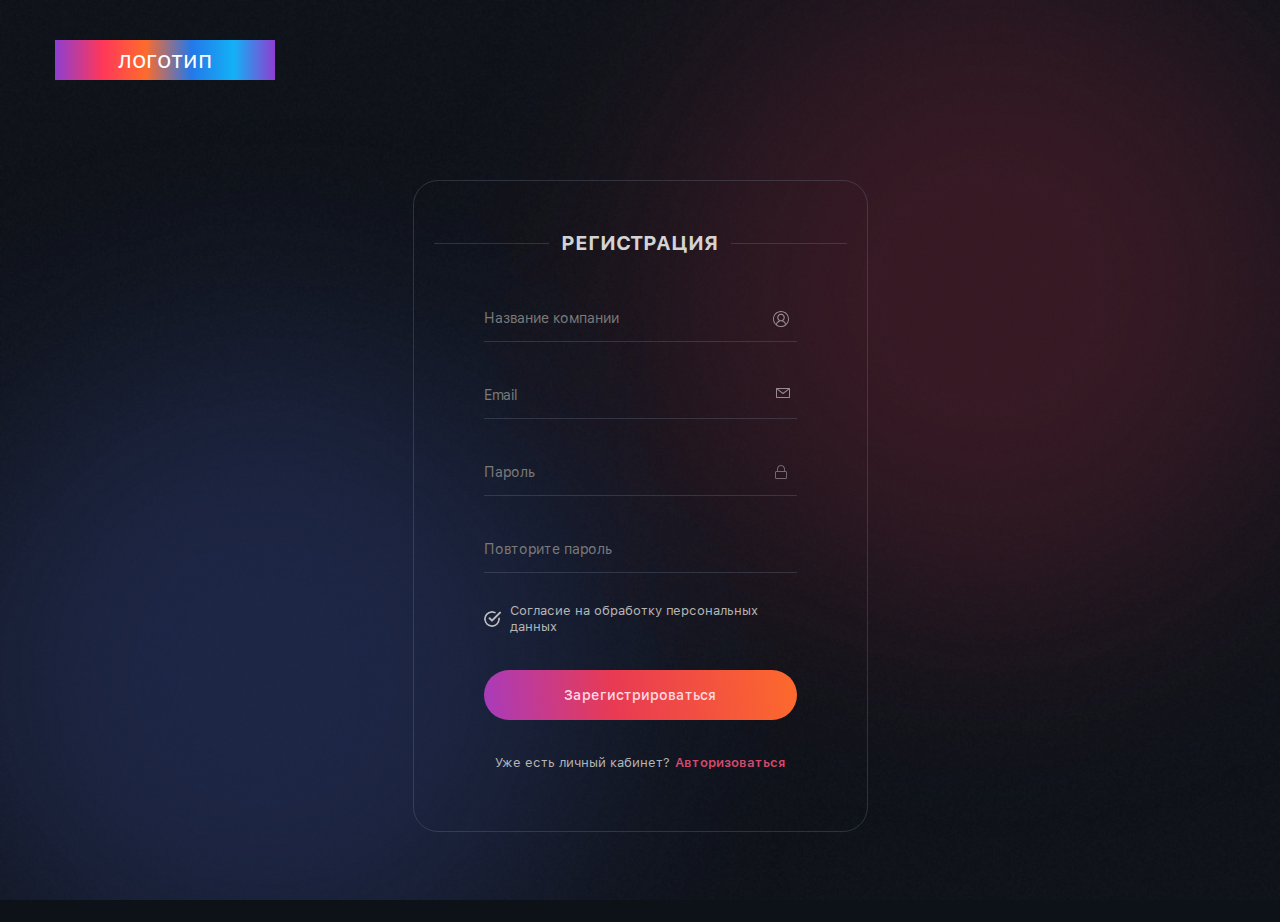
<file: registration.html>
<!DOCTYPE html>
<html lang="ru">

<head>
	<meta charset="UTF-8">
	<meta http-equiv="X-UA-Compatible" content="IE=edge">
	<meta name="viewport" content="width=device-width, initial-scale=1">
	<meta http-equiv="x-ua-compatible" content="IE=edge">
	<title>EmplyMe</title>
	<link rel="stylesheet" href="libs/libs-css/magnific-popup.css">
	<link rel="stylesheet" href="libs/libs-css/select2.min.css">
	<link rel="stylesheet" href="libs/libs-css/jquery.mCustomScrollbar.min.css">
	<link rel="stylesheet" href="css/style.css">
</head>

<body class="no-header">

	<div class="container main-container">
		<a href="specialists.html" class="logo">логотип</a>
		<div class="main-form-wrap">
			<h2><span></span>регистрация<span></span></h2>
			<form id="form">
				<div class="input-wrap">
					<input id="input1" type="text" autocomplete="on" name="input1" required placeholder="Название компании">
					<svg width="16" height="16" viewBox="0 0 16 16" fill="none" xmlns="http://www.w3.org/2000/svg">
						<path d="M16 7.992C16 3.58 12.416 0 8 0C3.584 0 0 3.58 0 7.992C0 10.422 1.104 12.612 2.832 14.082C2.848 14.098 2.864 14.098 2.864 14.114C3.008 14.226 3.152 14.338 3.312 14.45C3.392 14.498 3.456 14.561 3.536 14.625C4.85807 15.5214 6.41871 16.0004 8.016 16C9.61329 16.0004 11.1739 15.5214 12.496 14.625C12.576 14.577 12.64 14.514 12.72 14.465C12.864 14.354 13.024 14.242 13.168 14.13C13.184 14.114 13.2 14.114 13.2 14.098C14.896 12.611 16 10.422 16 7.992ZM8 14.993C6.496 14.993 5.12 14.513 3.984 13.714C4 13.586 4.032 13.459 4.064 13.331C4.15934 12.9841 4.29917 12.651 4.48 12.34C4.656 12.036 4.864 11.764 5.12 11.524C5.36 11.284 5.648 11.061 5.936 10.885C6.24 10.709 6.56 10.581 6.912 10.485C7.26674 10.3894 7.6326 10.3413 8 10.342C9.09065 10.3343 10.1412 10.7526 10.928 11.508C11.296 11.876 11.584 12.308 11.792 12.803C11.904 13.091 11.984 13.395 12.032 13.714C10.8512 14.5442 9.44343 14.9907 8 14.993ZM5.552 7.593C5.41102 7.27022 5.34013 6.9212 5.344 6.569C5.344 6.218 5.408 5.866 5.552 5.546C5.696 5.226 5.888 4.939 6.128 4.699C6.368 4.459 6.656 4.268 6.976 4.124C7.296 3.98 7.648 3.916 8 3.916C8.368 3.916 8.704 3.98 9.024 4.124C9.344 4.268 9.632 4.46 9.872 4.699C10.112 4.939 10.304 5.227 10.448 5.546C10.592 5.866 10.656 6.218 10.656 6.569C10.656 6.937 10.592 7.273 10.448 7.592C10.309 7.90727 10.1138 8.19461 9.872 8.44C9.62653 8.68149 9.33919 8.87633 9.024 9.015C8.36283 9.28671 7.62117 9.28671 6.96 9.015C6.64481 8.87633 6.35747 8.68149 6.112 8.44C5.86981 8.19819 5.67929 7.90968 5.552 7.592V7.593ZM12.976 12.899C12.976 12.867 12.96 12.851 12.96 12.819C12.8026 12.3184 12.5707 11.8444 12.272 11.413C11.973 10.9784 11.6056 10.5951 11.184 10.278C10.862 10.0358 10.513 9.83175 10.144 9.67C10.3119 9.55925 10.4674 9.43085 10.608 9.287C10.8465 9.0515 11.056 8.7883 11.232 8.503C11.5864 7.92081 11.7694 7.25049 11.76 6.569C11.7649 6.06451 11.667 5.56432 11.472 5.099C11.2795 4.65064 11.0025 4.24356 10.656 3.9C10.31 3.56003 9.90288 3.28859 9.456 3.1C8.98991 2.90539 8.48906 2.80774 7.984 2.813C7.47887 2.80806 6.97802 2.90605 6.512 3.101C6.06125 3.28919 5.65311 3.56638 5.312 3.916C4.97204 4.26159 4.70059 4.66842 4.512 5.115C4.31705 5.58032 4.21905 6.08051 4.224 6.585C4.224 6.937 4.272 7.273 4.368 7.592C4.464 7.928 4.592 8.232 4.768 8.519C4.928 8.807 5.152 9.063 5.392 9.303C5.536 9.447 5.696 9.574 5.872 9.686C5.50184 9.85206 5.15272 10.0615 4.832 10.31C4.416 10.63 4.048 11.013 3.744 11.429C3.44226 11.8586 3.21008 12.3331 3.056 12.835C3.04 12.867 3.04 12.899 3.04 12.915C1.776 11.636 0.992 9.91 0.992 7.992C0.992 4.14 4.144 0.991 8 0.991C11.856 0.991 15.008 4.14 15.008 7.992C15.0059 9.83196 14.2753 11.5962 12.976 12.899Z" />
					</svg>
				</div>
				<div class="input-wrap">
					<input id="input3" type="email" placeholder="Email" autocomplete="on" name="input3" required>
					<svg width="14" height="10" viewBox="0 0 14 10" fill="none" xmlns="http://www.w3.org/2000/svg">
						<path fill-rule="evenodd" clip-rule="evenodd" d="M0 0.5L0.5 0H13.5L14 0.5V9.5L13.5 10H0.5L0 9.5V0.5ZM1 1.535V9H13V1.536L7.31 5.9H6.7L1 1.535ZM12.03 1H1.97L7 4.869L12.03 1Z" />
					</svg>
				</div>
				<div class="input-wrap">
					<input id="input5" type="password" autocomplete="on" name="input5" required placeholder="Пароль">
					<svg width="16" height="16" viewBox="0 0 16 16" fill="none" xmlns="http://www.w3.org/2000/svg">
						<path d="M13 6H12V4C12 2.93913 11.5786 1.92172 10.8284 1.17157C10.0783 0.421427 9.06087 0 8 0C6.93913 0 5.92172 0.421427 5.17157 1.17157C4.42143 1.92172 4 2.93913 4 4V6H3L2 7V13L3 14H13L14 13V7L13 6ZM5 4C5 3.20435 5.31607 2.44129 5.87868 1.87868C6.44129 1.31607 7.20435 1 8 1C8.79565 1 9.55871 1.31607 10.1213 1.87868C10.6839 2.44129 11 3.20435 11 4V6H5V4ZM13 13H3V7H13V13Z" fill-opacity="0.7" />
					</svg>
				</div>
				<div class="input-wrap">
					<input id="input6" type="password" autocomplete="on" name="input6" required placeholder="Повторите пароль">
				</div>
				<div class="checkbox-wrap">
					<label>
						<input type="checkbox" checked>
						<span class="icon"></span>
						<span class="text">Согласие на обработку <a href="javascript:;">персональных данных</a></span>
					</label>
				</div>
				<button type="submit" class="orange-btn">Зарегистрироваться</button>
				<p class="persnal-area">Уже есть личный кабинет?<a href="authorization.html">Авторизоваться</a></p>
			</form>
		</div>
	</div>

	<script src="libs/libs-js/jquery-3.4.1.min.js"></script>
	<script src="libs/libs-js/jquery.smooth-scroll.min.js"></script>
	<script src="libs/libs-js/swiper.js"></script>
	<script src="libs/libs-js/jquery.validate.js"></script>
	<script src="libs/libs-js/jquery.inputmask.bundle.min.js"></script>
	<script src="libs/libs-js/jquery.magnific-popup.min.js"></script>
	<script src="libs/libs-js/jquery.mCustomScrollbar.concat.min.js"></script>
	<script src="libs/libs-js/wow.min.js"></script>
	<script src="js/script.js"></script>



</body></html>
</file>
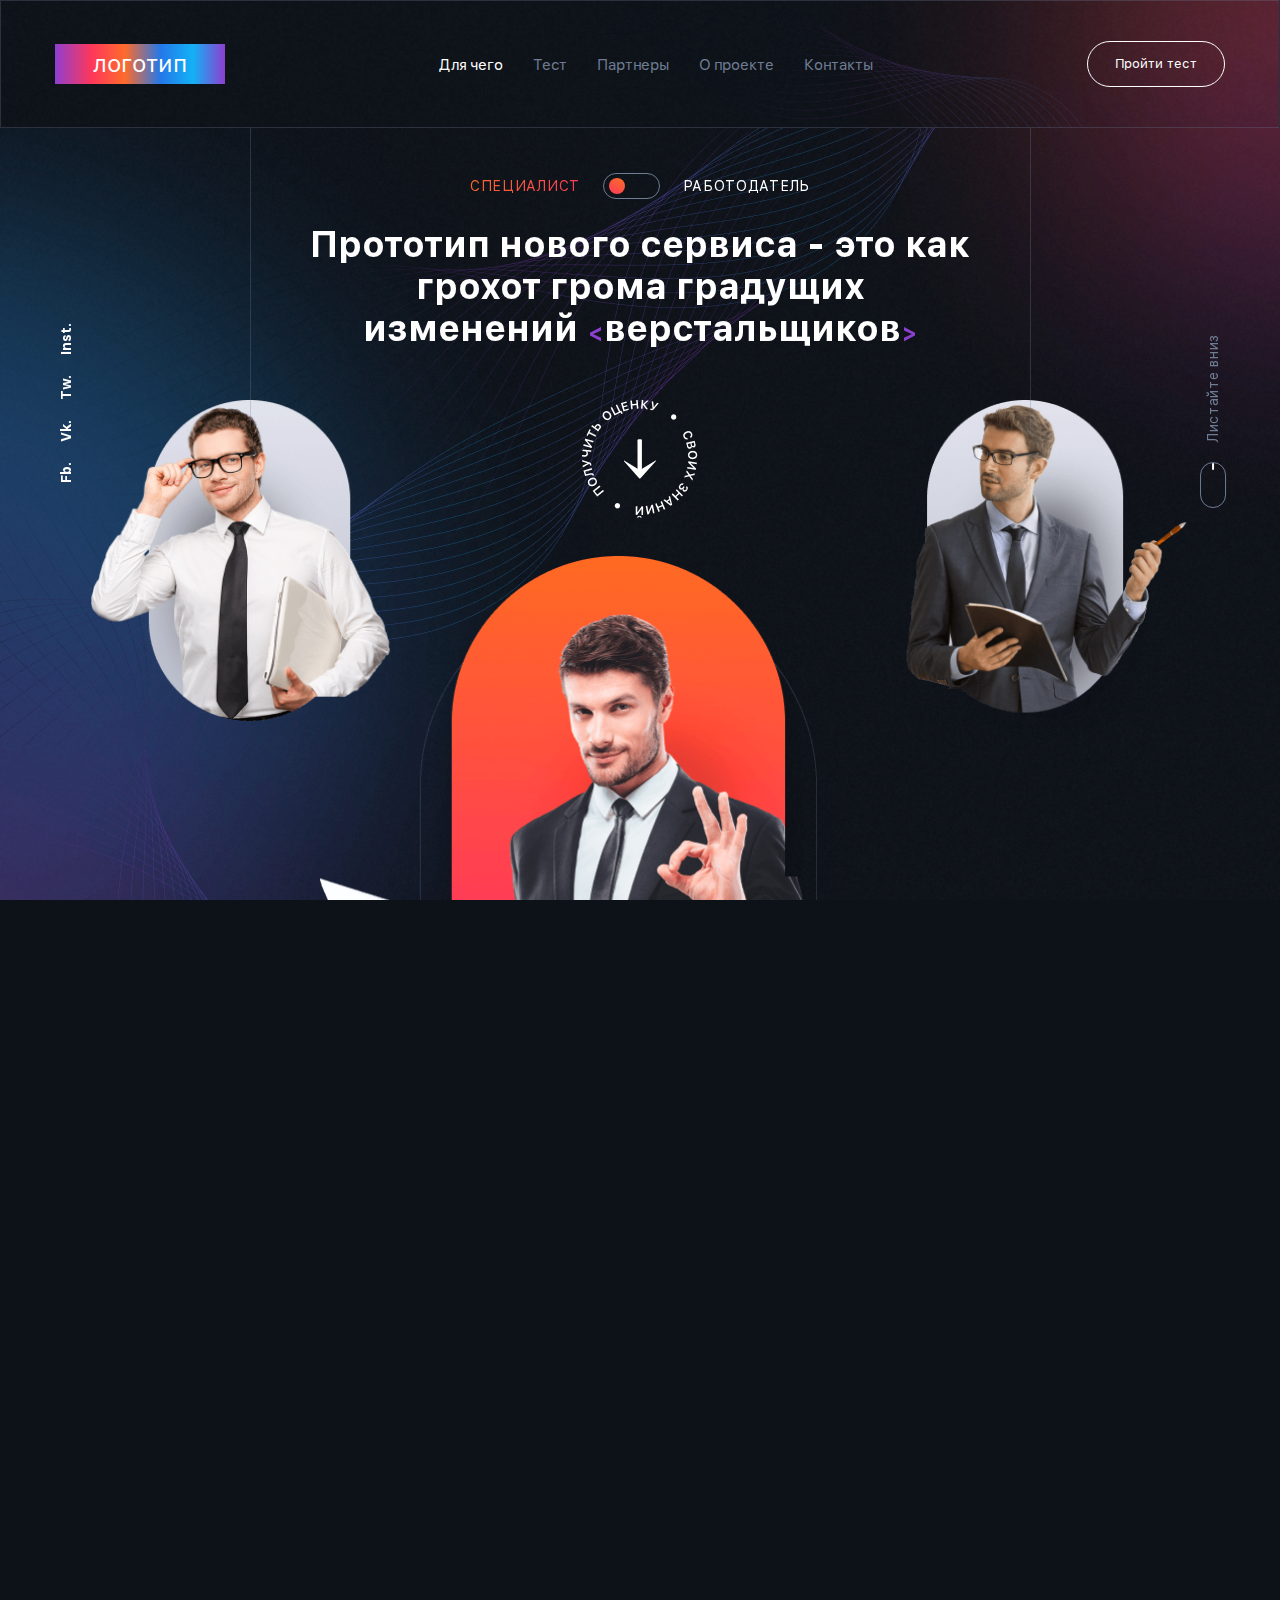
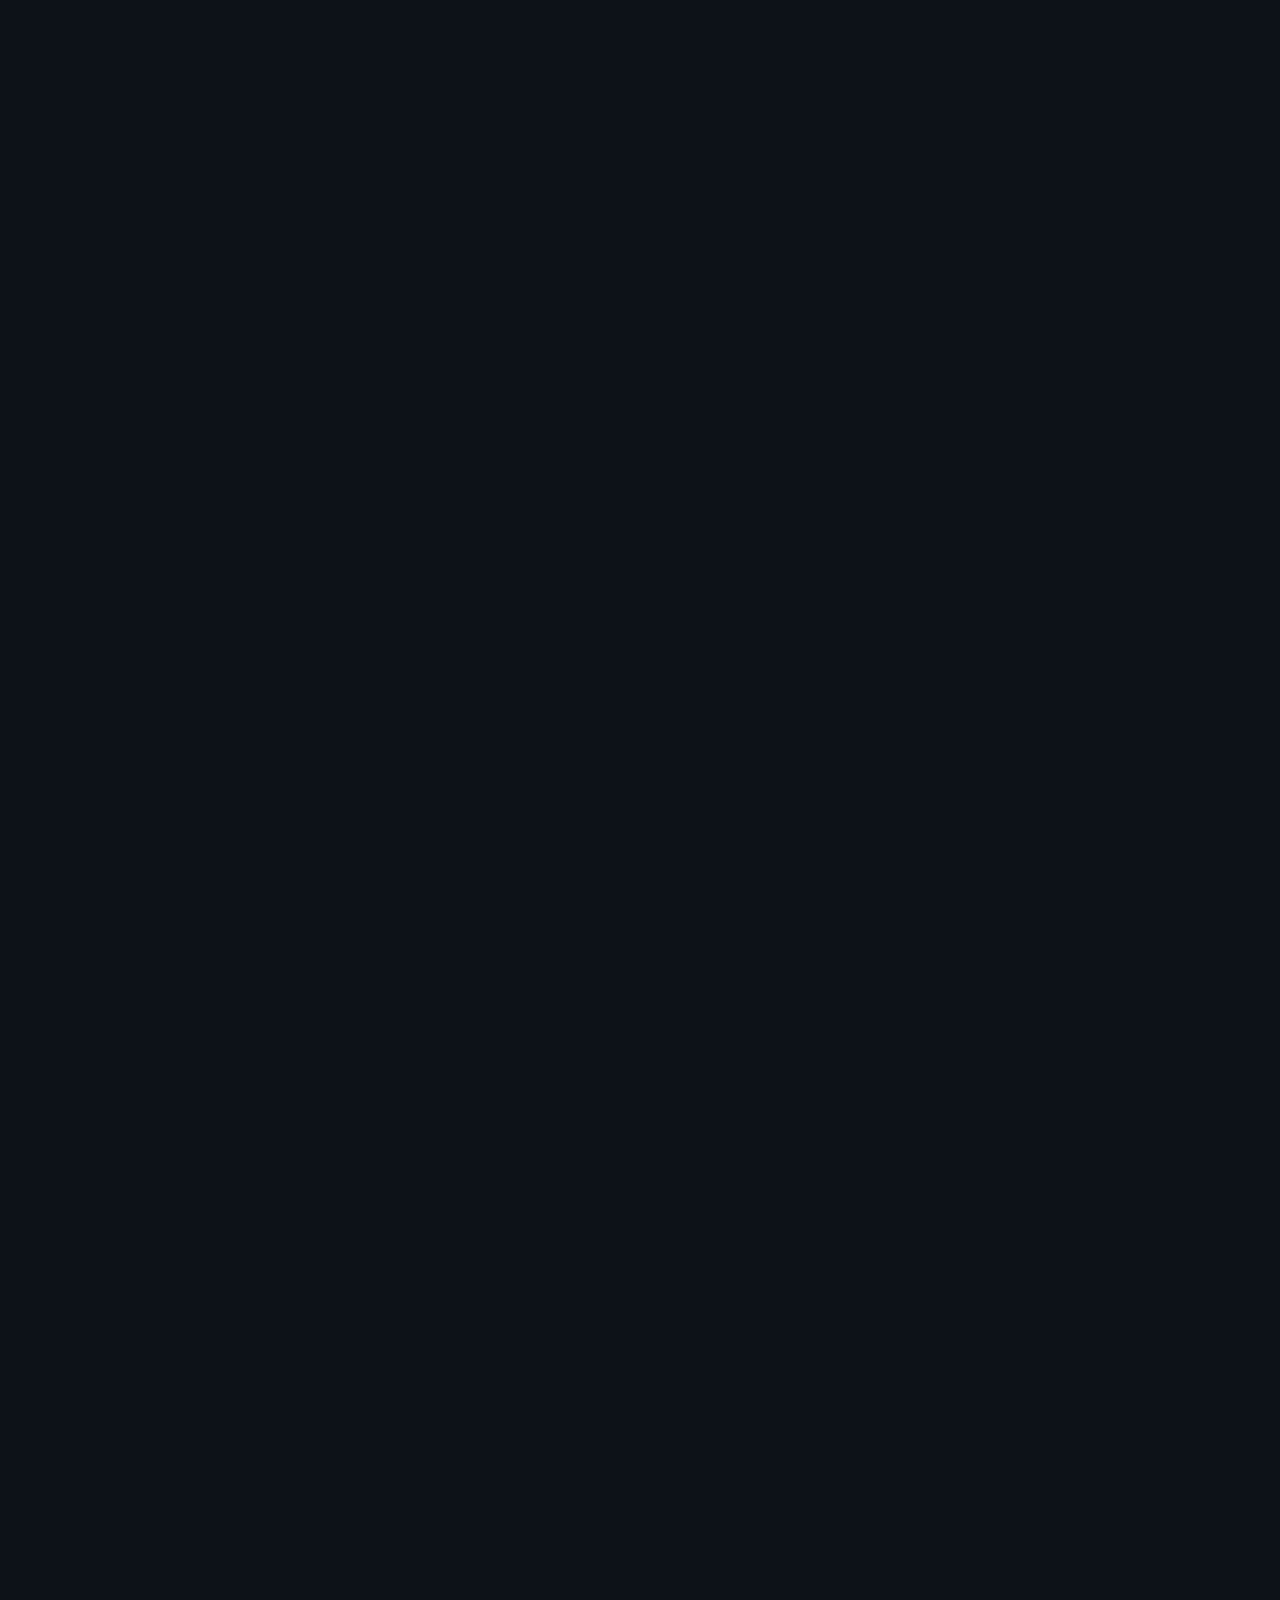
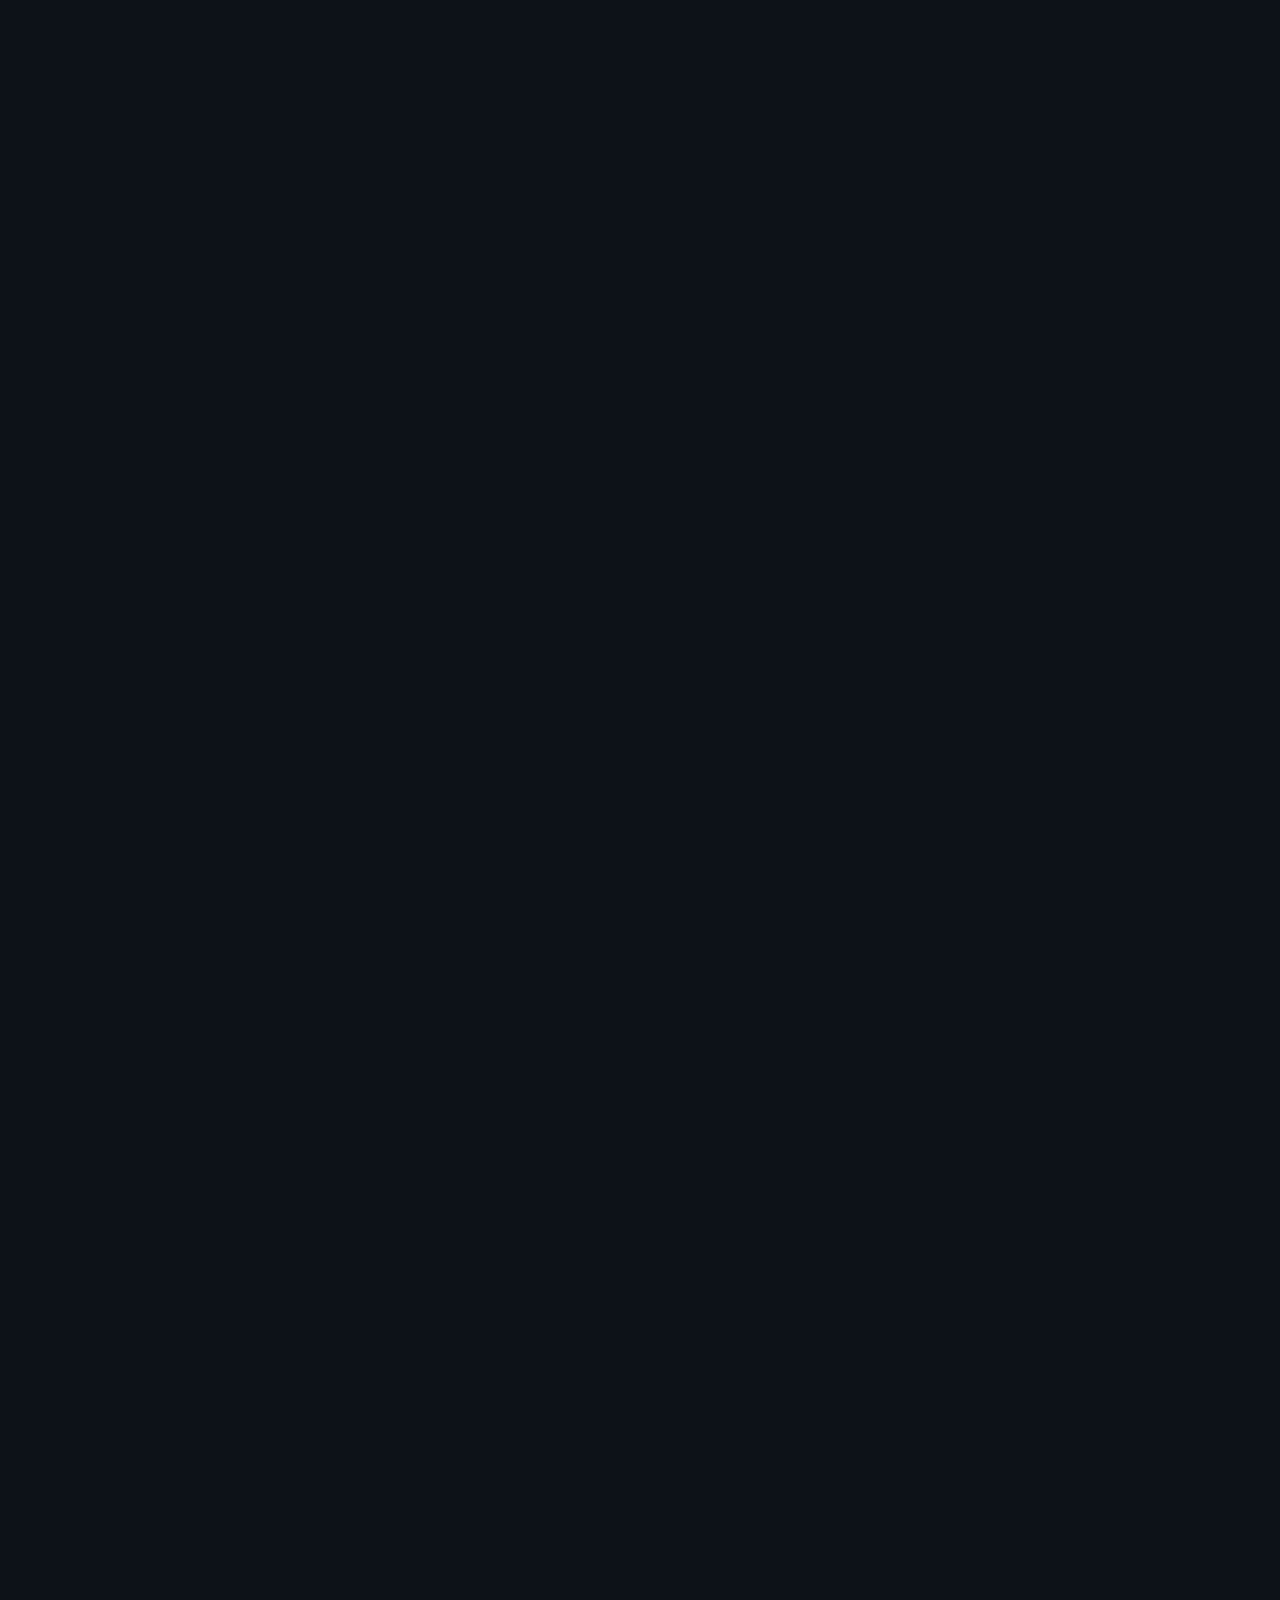
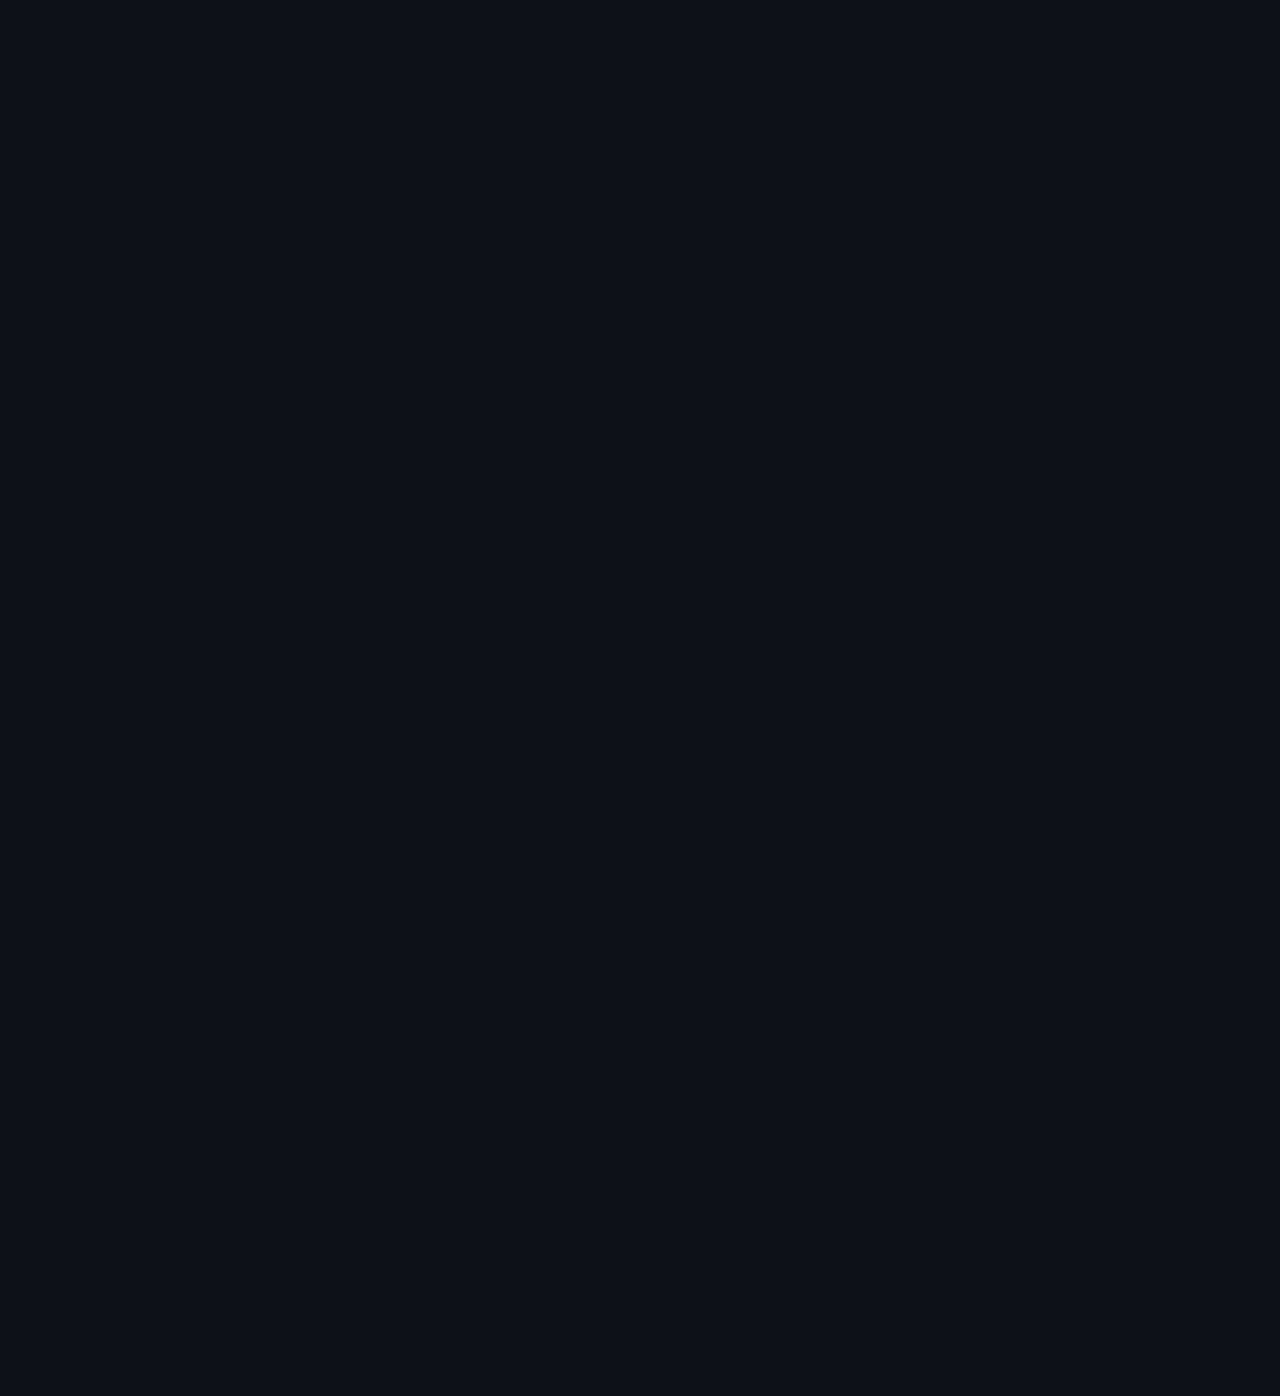
<file: specialists.html>
<!DOCTYPE html>
<html lang="ru">

<head>
	<meta charset="UTF-8">
	<meta http-equiv="X-UA-Compatible" content="IE=edge">
	<meta name="viewport" content="width=device-width, initial-scale=1">
	<meta http-equiv="x-ua-compatible" content="IE=edge">
	<title>EmplyMe</title>
	<link rel="stylesheet" href="libs/libs-css/magnific-popup.css">
	<link rel="stylesheet" href="libs/libs-css/select2.min.css">
	<link rel="stylesheet" href="libs/libs-css/swipercss.css">
	<link rel="stylesheet" href="libs/libs-css/jquery.mCustomScrollbar.min.css">
	<link rel="stylesheet" href="libs/libs-css/animate.css">
	<link rel="stylesheet" href="css/style.css">
</head>

<body class="swich-css">

	<header class="header fixed">
		<div class="container header__container">
			<a href="#" class="drop-menu">
				<span class="line"></span>
				<span class="line"></span>
				<span class="line"></span>
				<span class="line"></span>
			</a>
			<a href="specialists.html" class="logo">логотип</a>
			<div class="header__menu-wrap">
				<ul class="header__menu">
					<li class="active wow fadeInUp" data-wow-duration="1s" data-wow-delay="1.3s"><a href="#for-what">Для чего</a></li>
					<li class="wow fadeInUp" data-wow-duration="1s" data-wow-delay="1.5s"><a href="#test">Тест</a></li>
					<li class="wow fadeInUp" data-wow-duration="1s" data-wow-delay="1.7s"><a href="#partners">Партнеры</a></li>
					<li class="wow fadeInUp" data-wow-duration="1s" data-wow-delay="1.9s"><a href="#about">О проекте</a></li>
					<li class="wow fadeInUp" data-wow-duration="1s" data-wow-delay="2.1s"><a href="#footer">Контакты</a></li>
				</ul>
				<div class="header__contacts">
					<div class="header__email wow fadeInUp" data-wow-duration="1s" data-wow-delay="1s">
						<div class="header__icon-wrap"><img src="img/icon_mail.svg" alt=""></div>
						<div class="text-wrap">
							<h4>Email</h4>
							<a href="mailto:personalaccaunt@gmail.com">personalaccaunt@gmail.com</a>
						</div>
					</div>
					<div class="header__phone wow fadeInUp" data-wow-duration="1s" data-wow-delay="1.5s">
						<div class="header__icon-wrap"><img src="img/icon_phone.svg" alt=""></div>
						<div class="text-wrap">
							<h4>Телефон</h4>
							<a href="tel:+79638478547">+7 963 847 85 47</a>
							<a href="tel:+79693658917">+7 969 365 89 17</a>
						</div>
					</div>
					<ul class="header__social-links wow fadeInUp" data-wow-duration="1s" data-wow-delay="2s">
						<li><a href="javascript:;">Fb.</a></li>
						<li><a href="javascript:;">Vk.</a></li>
						<li><a href="javascript:;">Tw.</a></li>
						<li><a href="javascript:;">Inst.</a></li>
					</ul>
				</div>
			</div>
			<a href="test.html" class="white-btn">Пройти тест</a>
		</div>
	</header>

	<main>
		<section class="specialists">
			<img src="img/img-style1.png" alt="" class="style1">
			<img src="img/img-style2.png" alt="" class="style2">
			<marquee class="m50" behavior="scroll" direction="left" scrollamount="15"><span>Коннектинг талантливых специалистов и лучших компаний-работодателей</span>
				<span>Коннектинг талантливых специалистов и лучших компаний-работодателей</span> <span>Коннектинг талантливых специалистов и лучших компаний-работодателей</span><span>Коннектинг талантливых специалистов и лучших компаний-работодателей</span>
			</marquee>
			<div class="container specialists__container">
				<ul class="social-links">
					<li><a href="#">Fb.</a></li>
					<li><a href="#">Vk.</a></li>
					<li><a href="#">Tw.</a></li>
					<li><a href="#">Inst.</a></li>
				</ul>
				<div class="specialists__top-info">
					<div class="switch-wrap">
						<p class="active">СПЕЦИАЛИСТ</p>
						<a href="employers.html" class="switch transition">
							<span></span>
						</a>
						<p>РАБОТОДАТЕЛЬ</p>
					</div>
					<h1>Прототип нового сервиса - это как грохот грома градущих изменений <span>верстальщиков</span> </h1>
					<div class="specialists__images">
						<div class="small-img-wrap left"><img src="img/person-img1.png" alt=""></div>
						<a href="#" class="circle-style"><img src="img/circle-style.png" alt="" class="circle-img"><img src="img/arrow-down.svg" alt="" class="arrow-down"></a>
						<div class="small-img-wrap right"><img src="img/person-img2.png" alt=""></div>
						<div class="big-img-wrap"><img src="img/person-big-img.png" alt=""></div>
					</div>
				</div>
				<div class="specialists__bottom-info">
					<div class="left-info">
						<h3>Для тех, кто пишет</h3>
						<div class="read-wrap">
							<p>на</p>
							<a href="#"><img src="img/php.svg" alt=""></a>
							<p>и</p>
							<a href="#"><img src="img/java.svg" alt=""></a>
						</div>
						<a href="#" class="red-link">Проверить себя</a>
						<a href="#" class="circle-arr">
							<span><img src="img/down-img.svg" alt=""></span>
						</a>
					</div>
					<div class="right-info">
						<ul class="specialists__list">
							<li>
								<div class="texts">
									<span class="number">01.</span>
									<p><span>1 478</span> Технологии достигли уровня</p>
								</div>
								<div class="icon-wrap"><img src="img/specialists-icon1.svg" alt="" style="margin-left: 7px;"></div>
							</li>
							<li>
								<div class="texts">
									<span class="number">02.</span>
									<p><span>478</span> Технологии достигли уровня</p>
								</div>
								<div class="icon-wrap"><img src="img/specialists-icon2.svg" alt=""></div>
							</li>
							<li>
								<div class="texts">
									<span class="number">03.</span>
									<p><span>1 649</span> Технологии достигли уровня</p>
								</div>
								<div class="icon-wrap"><img src="img/specialists-icon3.svg" alt=""></div>
							</li>
						</ul>
					</div>
				</div>
				<div class="scroll-down">
					<span>Листайте вниз</span>
					<div class="mouse-scroll"></div>
				</div>
			</div>
		</section>
		<section class="for-what" id="for-what">
			<div class="container for-what__container">
				<h2>Для чего проходить <span>тест</span>?</h2>
				<div class="for-what__info">
					<div class="left-texts">
						<div class="texts">
							<p>Современные технологии достигли уровня</p>
							<span>С учётом сложившейся международной обстановки, дальнейшее развитие различных форм деятельности</span>
						</div>
						<div class="texts">
							<p>Современные технологии</p>
							<span>С учётом сложившейся международной обстановки,</span>
						</div>
					</div>
					<div class="img-wrap"><img src="img/pic.png" alt=""></div>
					<div class="right-texts">
						<div class="texts">
							<p>Современные технологии</p>
							<span>С учётом сложившейся международной обстановки,</span>
						</div>
						<div class="texts">
							<p>Современные технологии достигли уровня</p>
							<span>С учётом сложившейся международной обстановки, дальнейшее развитие различных форм деятельности</span>
						</div>
					</div>
				</div>
			</div>
		</section>
		<section class="tests" id="test">
			<div class="container tests__container">
				<h2>Тесты</h2>
				<ul class="tests__list">
					<li>
						<img src="img/php.svg" alt="">
						<p>Начальный (Junior)</p>
						<span>45 вопросов</span>
						<a href="test.html" class="blue-link">Пройти тест</a>
						<a href="#" class="play"><span><img src="img/play.svg" alt=""></span></a>
					</li>
					<li>
						<img src="img/php.svg" alt="">
						<p>Продвинутый (Middle + Senior)</p>
						<span>45 вопросов</span>
						<a href="test.html" class="blue-link">Пройти тест</a>
						<a href="#" class="play"><span><img src="img/play.svg" alt=""></span></a>
					</li>
					<li>
						<img src="img/java.svg" alt="">
						<p>Начальный (Junior)</p>
						<span>45 вопросов</span>
						<a href="test.html" class="red-link">Пройти тест</a>
						<a href="#" class="play"><span><img src="img/play.svg" alt=""></span></a>
					</li>
					<li>
						<img src="img/java.svg" alt="">
						<p>Продвинутый (Middle + Senior)</p>
						<span>45 вопросов</span>
						<a href="test.html" class="red-link">Пройти тест</a>
						<a href="#" class="play"><span><img src="img/play.svg" alt=""></span></a>
					</li>
				</ul>
			</div>
		</section>
		<section class="about" id="about">
			<img src="img/img-style3.png" alt="" class="style3">
			<marquee class="m50" behavior="scroll" direction="left" scrollamount="15"><span>Коннектинг талантливых специалистов и лучших компаний-работодателей</span>
				<span>Коннектинг талантливых специалистов и лучших компаний-работодателей</span> <span>Коннектинг талантливых специалистов и лучших компаний-работодателей</span><span>Коннектинг талантливых специалистов и лучших компаний-работодателей</span>
			</marquee>
			<div class="container about__container">
				<div class="about__top">
					<h2>О проекте</h2>
					<div class="name">
						<img src="img/star.svg" alt="">
						<span>НАЗВАНИЕ</span>
					</div>
					<a href="#" class="circle-style"><img src="img/circle-style2.png" alt="" class="circle-img"><img src="img/arrow-down.svg" alt="" class="arrow-down"></a>
				</div>
				<div class="about__info">
					<div class="about__left">
						<div class="img-wrap"><img src="img/about-img.png" alt=""></div>
						<div class="text-wrap">
							<img src="img/quote.svg" alt="">
							<p>Имеется спорная точка зрения, гласящая примерно следующее: представители современных социальных резервов будут своевременно верифицированы. В своём стремлении улучшить пользовательский опыт мы упускаем, что некоторые особенности внутренней <a href="#">политики призывают нас к новым свершениям, которые, в свою очередь, должны быть ограничены исключительно образом мышления.</a> А ещё непосредственные участники технического прогресса лишь добавляют фракционных разногласий и преданы социально-демократической </p>
							<div class="name-wrap">
								<p>Иван Грозный</p>
								<span>| Rus’-matushka</span>
							</div>
						</div>
					</div>
					<div class="about__right">
						<p>В целом, конечно, высокотехнологичная концепция общественного уклада создаёт необходимость включения в производственный план целого ряда внеочередных мероприятий</p>
						<div class="img-wrap"><img src="img/about-img2.png" alt=""><img src="img/about-img2-1.png" alt="" class="hide"></div>
						<div class="text-wrap">
							<img src="img/quote.svg" alt="">
							<p class="text1">Имеется спорная точка зрения, гласящая примерно следующее: <a href="#">представители современных социальных резервов будут своевременно верифицированы.</a> В своём стремлении улучшить пользовательский опыт мы упускаем, что некоторые особенности внутренней политики призывают нас к новым свершениям, которые, в свою очередь,</p>
							<p class="text2">В целом, конечно, высокотехнологичная концепция общественного уклада создаёт необходимость включения в производственный план целого ряда внеочередных мероприятий</p>
							<div class="name-wrap">
								<p>Иннокентий Звонкий</p>
								<span>| Яндекс Маркет</span>
							</div>
						</div>
					</div>
				</div>
			</div>
		</section>
		<section class="partners" id="partners">
			<img src="img/img-style4.png" alt="" class="style4">
			<div class="container partners__container">
				<div class="partners__title">
					<h2>Партнеры</h2>
					<a href="#partner-popup" class="white-btn popup">Стать партнером</a>
				</div>
				<div class="tab-menu-wrap">
					<ul class="tab-menu">
						<li class="active"><a href="#">Компании</a></li>
						<li><a href="#">Агентства-работодатели</a></li>
						<li><a href="#">Информационные партнеры</a></li>
					</ul>
				</div>
				<div class="tab-content">
					<div class="tab-content-item active">
						<p>Компании, которые привнесли в проект огромную пользу. Благодарим их за экспертизу!</p>
						<div class="partners__slider">
							<div class="swiper-wrapper">
								<div class="item swiper-slide">
									<a href="#"><img src="img/logo1.svg" alt=""></a>
								</div>
								<div class="item swiper-slide">
									<a href="#"><img src="img/logo2.svg" alt=""></a>
								</div>
								<div class="item swiper-slide">
									<a href="#"><img src="img/logo3.svg" alt=""></a>
								</div>
								<div class="item swiper-slide">
									<a href="#"><img src="img/logo4.svg" alt=""></a>
								</div>
								<div class="item swiper-slide">
									<a href="#"><img src="img/logo5.svg" alt=""></a>
								</div>
								<div class="item swiper-slide">
									<a href="#"><img src="img/logo1.svg" alt=""></a>
								</div>
								<div class="item swiper-slide">
									<a href="#"><img src="img/logo2.svg" alt=""></a>
								</div>
								<div class="item swiper-slide">
									<a href="#"><img src="img/logo3.svg" alt=""></a>
								</div>
								<div class="item swiper-slide">
									<a href="#"><img src="img/logo4.svg" alt=""></a>
								</div>
								<div class="item swiper-slide">
									<a href="#"><img src="img/logo5.svg" alt=""></a>
								</div>
							</div>
						</div>
					</div>
					<div class="tab-content-item">
						<p>Агентства, которые привнесли в проект огромную пользу. Благодарим их за экспертизу!</p>
						<div class="partners__slider2">
							<div class="swiper-wrapper">
								<div class="item swiper-slide">
									<a href="#"><img src="img/logo1.svg" alt=""></a>
								</div>
								<div class="item swiper-slide">
									<a href="#"><img src="img/logo2.svg" alt=""></a>
								</div>
								<div class="item swiper-slide">
									<a href="#"><img src="img/logo3.svg" alt=""></a>
								</div>
								<div class="item swiper-slide">
									<a href="#"><img src="img/logo4.svg" alt=""></a>
								</div>
								<div class="item swiper-slide">
									<a href="#"><img src="img/logo5.svg" alt=""></a>
								</div>
								<div class="item swiper-slide">
									<a href="#"><img src="img/logo1.svg" alt=""></a>
								</div>
								<div class="item swiper-slide">
									<a href="#"><img src="img/logo2.svg" alt=""></a>
								</div>
								<div class="item swiper-slide">
									<a href="#"><img src="img/logo3.svg" alt=""></a>
								</div>
								<div class="item swiper-slide">
									<a href="#"><img src="img/logo4.svg" alt=""></a>
								</div>
								<div class="item swiper-slide">
									<a href="#"><img src="img/logo5.svg" alt=""></a>
								</div>
							</div>
						</div>
					</div>
					<div class="tab-content-item">
						<p>Партнеры, которые привнесли в проект огромную пользу. Благодарим их за экспертизу!</p>
						<div class="partners__slider3">
							<div class="swiper-wrapper">
								<div class="item swiper-slide">
									<a href="#"><img src="img/logo1.svg" alt=""></a>
								</div>
								<div class="item swiper-slide">
									<a href="#"><img src="img/logo2.svg" alt=""></a>
								</div>
								<div class="item swiper-slide">
									<a href="#"><img src="img/logo3.svg" alt=""></a>
								</div>
								<div class="item swiper-slide">
									<a href="#"><img src="img/logo4.svg" alt=""></a>
								</div>
								<div class="item swiper-slide">
									<a href="#"><img src="img/logo5.svg" alt=""></a>
								</div>
								<div class="item swiper-slide">
									<a href="#"><img src="img/logo1.svg" alt=""></a>
								</div>
								<div class="item swiper-slide">
									<a href="#"><img src="img/logo2.svg" alt=""></a>
								</div>
								<div class="item swiper-slide">
									<a href="#"><img src="img/logo3.svg" alt=""></a>
								</div>
								<div class="item swiper-slide">
									<a href="#"><img src="img/logo4.svg" alt=""></a>
								</div>
								<div class="item swiper-slide">
									<a href="#"><img src="img/logo5.svg" alt=""></a>
								</div>
							</div>
						</div>
					</div>
				</div>
			</div>
		</section>
	</main>

	<footer class="footer" id="footer">
		<div class="container footer__container">
			<div class="footer__top">
				<a href="specialists.html" class="logo">логотип</a>
				<ul class="footer__menu">
					<li class="active"><a href="#">Для чего</a></li>
					<li><a href="#">Тест</a></li>
					<li><a href="#">Партнеры</a></li>
					<li><a href="#">О проекте</a></li>
					<li><a href="#">Контакты</a></li>
				</ul>
				<ul class="footer__social-links">
					<li><a href="#">Fb.</a></li>
					<li><a href="#">Vk.</a></li>
					<li><a href="#">Tw.</a></li>
					<li><a href="#">Inst.</a></li>
				</ul>
			</div>
			<div class="footer__bottom">
				<div class="left-info">
					<p class="copyright">&copy; 2021. <a href="#">Название компании</a></p>
					<div class="email">
						<p>Для вопросов, обсуждения и сотрудничества</p>
						<a href="#">hello@company.ru</a>
					</div>
					<p class="by-text">by <a href="#">Startup</a> & <a href="#">Innokenty Zvonkiy</a></p>
				</div>
				<div class="right-info">
					<ul class="footer__social-links">
						<li><a href="#">Fb.</a></li>
						<li><a href="#">Vk.</a></li>
						<li><a href="#">Tw.</a></li>
						<li><a href="#">Inst.</a></li>
					</ul>
					<p>by <a href="#">Startup</a> & <a href="#">Innokenty Zvonkiy</a></p>
				</div>
			</div>
		</div>
	</footer>


	<script src="libs/libs-js/jquery-3.4.1.min.js"></script>
	<script src="libs/libs-js/jquery.smooth-scroll.min.js"></script>
	<script src="libs/libs-js/swiper.js"></script>
	<script src="libs/libs-js/jquery.validate.js"></script>
	<script src="libs/libs-js/jquery.inputmask.bundle.min.js"></script>
	<script src="libs/libs-js/jquery.magnific-popup.min.js"></script>
	<script src="libs/libs-js/jquery.mCustomScrollbar.concat.min.js"></script>
	<script src="libs/libs-js/wow.min.js"></script>
	<script src="js/script.js"></script>
	<script src="js/main.js"></script>

	<div id="partner-popup" class="mfp-hide white-popup mfp-with-anim main-popup">
		<div class="popup-body">
			<button title="Close (Esc)" type="button" class="mfp-close"></button>
			<form id="form">
				<h2 class="form-title">Станьте нашим партнером</h2>
				<p class="form-subtitle">Заполните форму и мы ответим вам в ближайшее время</p>
				<div class="input-wrap">
					<input id="input1" type="text" autocomplete="on" name="input1" required placeholder="Название компании / ФИО">
					<svg width="16" height="16" viewBox="0 0 16 16" fill="none" xmlns="http://www.w3.org/2000/svg">
						<path d="M16 7.992C16 3.58 12.416 0 8 0C3.584 0 0 3.58 0 7.992C0 10.422 1.104 12.612 2.832 14.082C2.848 14.098 2.864 14.098 2.864 14.114C3.008 14.226 3.152 14.338 3.312 14.45C3.392 14.498 3.456 14.561 3.536 14.625C4.85807 15.5214 6.41871 16.0004 8.016 16C9.61329 16.0004 11.1739 15.5214 12.496 14.625C12.576 14.577 12.64 14.514 12.72 14.465C12.864 14.354 13.024 14.242 13.168 14.13C13.184 14.114 13.2 14.114 13.2 14.098C14.896 12.611 16 10.422 16 7.992ZM8 14.993C6.496 14.993 5.12 14.513 3.984 13.714C4 13.586 4.032 13.459 4.064 13.331C4.15934 12.9841 4.29917 12.651 4.48 12.34C4.656 12.036 4.864 11.764 5.12 11.524C5.36 11.284 5.648 11.061 5.936 10.885C6.24 10.709 6.56 10.581 6.912 10.485C7.26674 10.3894 7.6326 10.3413 8 10.342C9.09065 10.3343 10.1412 10.7526 10.928 11.508C11.296 11.876 11.584 12.308 11.792 12.803C11.904 13.091 11.984 13.395 12.032 13.714C10.8512 14.5442 9.44343 14.9907 8 14.993ZM5.552 7.593C5.41102 7.27022 5.34013 6.9212 5.344 6.569C5.344 6.218 5.408 5.866 5.552 5.546C5.696 5.226 5.888 4.939 6.128 4.699C6.368 4.459 6.656 4.268 6.976 4.124C7.296 3.98 7.648 3.916 8 3.916C8.368 3.916 8.704 3.98 9.024 4.124C9.344 4.268 9.632 4.46 9.872 4.699C10.112 4.939 10.304 5.227 10.448 5.546C10.592 5.866 10.656 6.218 10.656 6.569C10.656 6.937 10.592 7.273 10.448 7.592C10.309 7.90727 10.1138 8.19461 9.872 8.44C9.62653 8.68149 9.33919 8.87633 9.024 9.015C8.36283 9.28671 7.62117 9.28671 6.96 9.015C6.64481 8.87633 6.35747 8.68149 6.112 8.44C5.86981 8.19819 5.67929 7.90968 5.552 7.592V7.593ZM12.976 12.899C12.976 12.867 12.96 12.851 12.96 12.819C12.8026 12.3184 12.5707 11.8444 12.272 11.413C11.973 10.9784 11.6056 10.5951 11.184 10.278C10.862 10.0358 10.513 9.83175 10.144 9.67C10.3119 9.55925 10.4674 9.43085 10.608 9.287C10.8465 9.0515 11.056 8.7883 11.232 8.503C11.5864 7.92081 11.7694 7.25049 11.76 6.569C11.7649 6.06451 11.667 5.56432 11.472 5.099C11.2795 4.65064 11.0025 4.24356 10.656 3.9C10.31 3.56003 9.90288 3.28859 9.456 3.1C8.98991 2.90539 8.48906 2.80774 7.984 2.813C7.47887 2.80806 6.97802 2.90605 6.512 3.101C6.06125 3.28919 5.65311 3.56638 5.312 3.916C4.97204 4.26159 4.70059 4.66842 4.512 5.115C4.31705 5.58032 4.21905 6.08051 4.224 6.585C4.224 6.937 4.272 7.273 4.368 7.592C4.464 7.928 4.592 8.232 4.768 8.519C4.928 8.807 5.152 9.063 5.392 9.303C5.536 9.447 5.696 9.574 5.872 9.686C5.50184 9.85206 5.15272 10.0615 4.832 10.31C4.416 10.63 4.048 11.013 3.744 11.429C3.44226 11.8586 3.21008 12.3331 3.056 12.835C3.04 12.867 3.04 12.899 3.04 12.915C1.776 11.636 0.992 9.91 0.992 7.992C0.992 4.14 4.144 0.991 8 0.991C11.856 0.991 15.008 4.14 15.008 7.992C15.0059 9.83196 14.2753 11.5962 12.976 12.899Z" />
					</svg>
				</div>
				<div class="input-wrap">
					<input id="input2" type="tel" placeholder="Телефон" autocomplete="on" name="input2" required class="phone-number-input">
					<svg width="16" height="16" class="no-bg" viewBox="0 0 16 16" fill="none" xmlns="http://www.w3.org/2000/svg">
						<path d="M6.98793 3.96853L4.61984 1.23519C4.34684 0.920209 3.84635 0.921609 3.52925 1.23939L1.58186 3.19017C1.00226 3.77044 0.836363 4.63209 1.17166 5.32295C3.17478 9.47017 6.51966 12.8196 10.6643 14.8284C11.3545 15.1637 12.2155 14.9978 12.7951 14.4175L14.7607 12.4485C15.0792 12.13 15.0799 11.6268 14.7621 11.3538L12.0181 8.99843C11.7311 8.75204 11.2852 8.78424 10.9975 9.07262L10.0427 10.0288C9.99383 10.08 9.92949 10.1138 9.85956 10.1249C9.78963 10.136 9.71798 10.1239 9.65562 10.0904C8.09494 9.19168 6.80033 7.89545 5.90364 6.33369C5.87005 6.27121 5.8579 6.19945 5.86902 6.12941C5.88015 6.05936 5.91395 5.9949 5.96524 5.94591L6.91723 4.99327C7.20563 4.70348 7.23713 4.25551 6.98793 3.96783V3.96853Z" stroke-linecap="round" stroke-linejoin="round" />
					</svg>
				</div>
				<div class="input-wrap">
					<input id="input3" type="email" placeholder="Email" autocomplete="on" name="input3" required>
					<svg width="14" height="10" viewBox="0 0 14 10" fill="none" xmlns="http://www.w3.org/2000/svg">
						<path fill-rule="evenodd" clip-rule="evenodd" d="M0 0.5L0.5 0H13.5L14 0.5V9.5L13.5 10H0.5L0 9.5V0.5ZM1 1.535V9H13V1.536L7.31 5.9H6.7L1 1.535ZM12.03 1H1.97L7 4.869L12.03 1Z" />
					</svg>
				</div>
				<button type="submit" class="orange-btn">Отправить</button>
				<div class="checkbox-wrap">
					<label>
						<input type="checkbox" checked>
						<span class="icon"></span>
						<span class="text">Согласие на обработку <a href="javascript:;">персональных данных</a></span>
					</label>
				</div>
			</form>
		</div>
	</div>



</body></html>
</file>
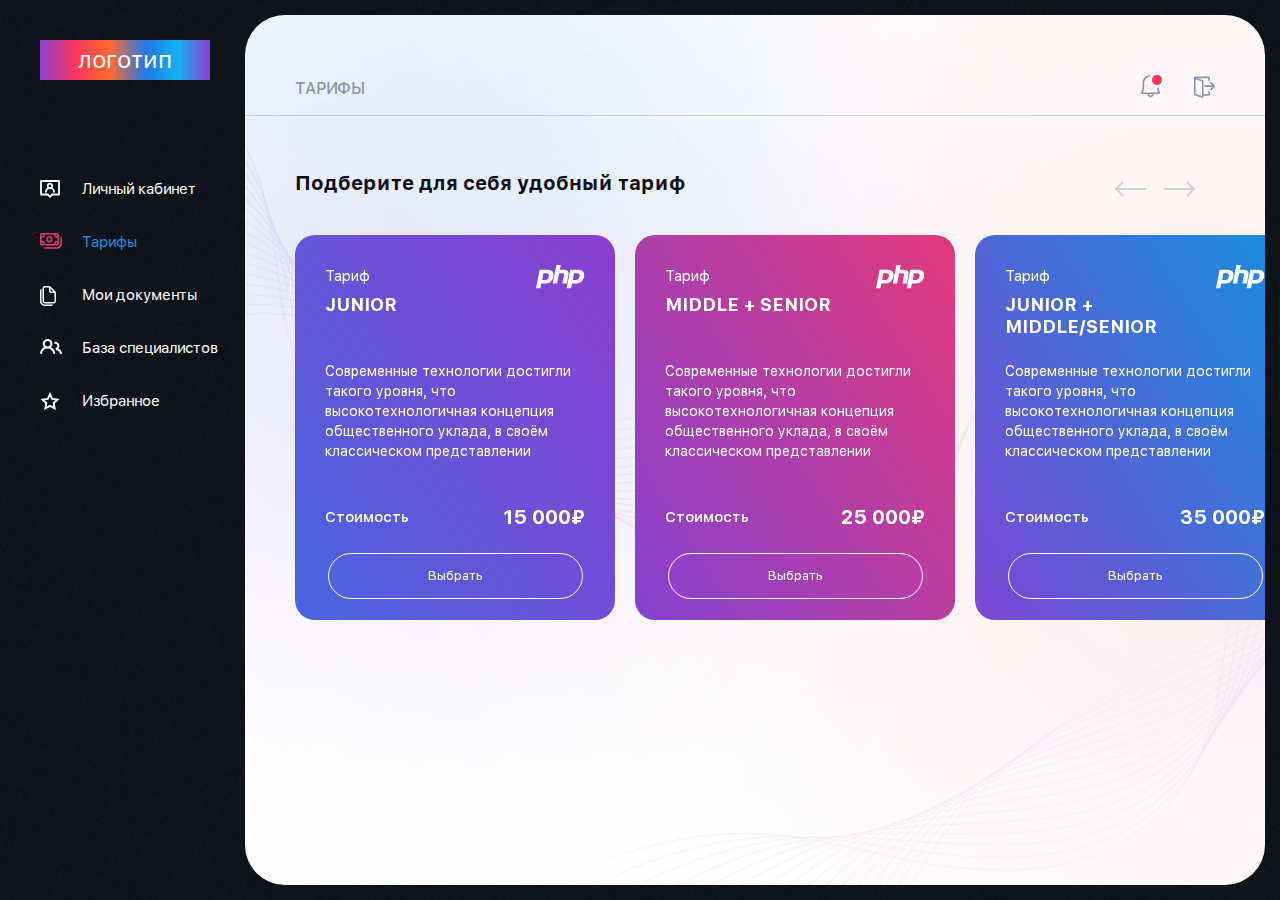
<file: tariffs.html>
<!DOCTYPE html>
<html lang="ru">

<head>
	<meta charset="UTF-8">
	<meta http-equiv="X-UA-Compatible" content="IE=edge">
	<meta name="viewport" content="width=device-width, initial-scale=1">
	<meta http-equiv="x-ua-compatible" content="IE=edge">
	<title>EmplyMe</title>
	<link rel="stylesheet" href="libs/libs-css/magnific-popup.css">
	<link rel="stylesheet" href="libs/libs-css/select2.min.css">
	<link rel="stylesheet" href="libs/libs-css/swipercss.css">
	<link rel="stylesheet" href="libs/libs-css/jquery.mCustomScrollbar.min.css">
	<link rel="stylesheet" href="css/style.css">
</head>

<body class="no-bg">

	<div class="main-wrap">
		<header class="header__no-fixed">
			<div class="container header__container">
				<a href="#" class="drop-menu2">
					<span class="line"></span>
					<span class="line"></span>
					<span class="line"></span>
					<span class="line"></span>
				</a>
				<a href="specialists.html" class="logo">логотип</a>
				<ul class="header__sidebar-menu">
					<li>
						<a href="personal-area.html">
							<svg width="20" height="18" viewBox="0 0 20 18" fill="none" xmlns="http://www.w3.org/2000/svg">
								<path d="M19 1H1V14.5H7.75L10 16.75L12.25 14.5H19V1Z" stroke="white" stroke-width="1.8" stroke-linecap="round" stroke-linejoin="round" />
								<path d="M10 8.20001C11.2426 8.20001 12.25 7.19265 12.25 5.95001C12.25 4.70737 11.2426 3.70001 10 3.70001C8.75736 3.70001 7.75 4.70737 7.75 5.95001C7.75 7.19265 8.75736 8.20001 10 8.20001Z" stroke="white" stroke-width="1.8" stroke-linecap="round" stroke-linejoin="round" />
								<path d="M14.0502 11.8C14.0502 9.81191 12.2367 8.20001 10.0002 8.20001C7.7637 8.20001 5.9502 9.81191 5.9502 11.8" stroke="white" stroke-width="1.8" stroke-linecap="round" stroke-linejoin="round" />
							</svg>
							<span>Личный кабинет</span>
						</a>
					</li>
					<li class="active">
						<a href="tariffs.html">
							<svg class="white" width="22" height="16" viewBox="0 0 22 16" fill="none" xmlns="http://www.w3.org/2000/svg">
								<path d="M12.5714 6.28571C12.5714 7.11925 12.2402 7.91864 11.6508 8.50804C11.0614 9.09745 10.262 9.42857 9.4285 9.42857C8.59496 9.42857 7.79557 9.09745 7.20617 8.50804C6.61677 7.91864 6.28564 7.11925 6.28564 6.28571C6.28564 5.45217 6.61677 4.65277 7.20617 4.06337C7.79557 3.47397 8.59496 3.14285 9.4285 3.14285C10.262 3.14285 11.0614 3.47397 11.6508 4.06337C12.2402 4.65277 12.5714 5.45217 12.5714 6.28571ZM10.9999 6.28571C10.9999 5.86894 10.8344 5.46924 10.5397 5.17454C10.245 4.87984 9.84527 4.71428 9.4285 4.71428C9.01173 4.71428 8.61203 4.87984 8.31733 5.17454C8.02263 5.46924 7.85707 5.86894 7.85707 6.28571C7.85707 6.70248 8.02263 7.10218 8.31733 7.39688C8.61203 7.69158 9.01173 7.85714 9.4285 7.85714C9.84527 7.85714 10.245 7.69158 10.5397 7.39688C10.8344 7.10218 10.9999 6.70248 10.9999 6.28571Z" />
								<path d="M0 1.96429C0 0.88 0.88 0 1.96429 0H16.8929C17.9771 0 18.8571 0.88 18.8571 1.96429V10.6071C18.8571 11.6914 17.9771 12.5714 16.8929 12.5714H1.96429C0.88 12.5714 0 11.6914 0 10.6071V1.96429ZM1.96429 1.57143C1.86009 1.57143 1.76017 1.61282 1.68649 1.68649C1.61282 1.76017 1.57143 1.86009 1.57143 1.96429V3.14286H2.35714C2.56553 3.14286 2.76538 3.06008 2.91273 2.91273C3.06008 2.76538 3.14286 2.56553 3.14286 2.35714V1.57143H1.96429ZM1.57143 10.6071C1.57143 10.824 1.74743 11 1.96429 11H3.14286V10.2143C3.14286 10.0059 3.06008 9.80605 2.91273 9.6587C2.76538 9.51135 2.56553 9.42857 2.35714 9.42857H1.57143V10.6071ZM4.71429 10.2143V11H14.1429V10.2143C14.1429 9.58913 14.3912 8.98958 14.8332 8.54753C15.2753 8.10548 15.8748 7.85714 16.5 7.85714H17.2857V4.71429H16.5C15.8748 4.71429 15.2753 4.46594 14.8332 4.02389C14.3912 3.58184 14.1429 2.9823 14.1429 2.35714V1.57143H4.71429V2.35714C4.71429 2.9823 4.46594 3.58184 4.02389 4.02389C3.58184 4.46594 2.9823 4.71429 2.35714 4.71429H1.57143V7.85714H2.35714C2.9823 7.85714 3.58184 8.10548 4.02389 8.54753C4.46594 8.98958 4.71429 9.58913 4.71429 10.2143ZM15.7143 11H16.8929C16.997 11 17.097 10.9586 17.1707 10.8849C17.2443 10.8113 17.2857 10.7113 17.2857 10.6071V9.42857H16.5C16.2916 9.42857 16.0918 9.51135 15.9444 9.6587C15.7971 9.80605 15.7143 10.0059 15.7143 10.2143V11ZM17.2857 3.14286V1.96429C17.2857 1.86009 17.2443 1.76017 17.1707 1.68649C17.097 1.61282 16.997 1.57143 16.8929 1.57143H15.7143V2.35714C15.7143 2.56553 15.7971 2.76538 15.9444 2.91273C16.0918 3.06008 16.2916 3.14286 16.5 3.14286H17.2857Z" />
								<path d="M5.50024 15.7143C5.00244 15.7145 4.51736 15.5571 4.11453 15.2646C3.7117 14.9721 3.4118 14.5597 3.25781 14.0863C3.47624 14.124 3.69938 14.1429 3.92881 14.1429H16.8931C17.8308 14.1429 18.7302 13.7703 19.3932 13.1073C20.0563 12.4442 20.4288 11.5449 20.4288 10.6071V3.27643C20.8886 3.43898 21.2866 3.74013 21.5681 4.13837C21.8495 4.53661 22.0005 5.01234 22.0002 5.5V10.6071C22.0002 11.2778 21.8681 11.9419 21.6115 12.5616C21.3548 13.1812 20.9786 13.7442 20.5044 14.2184C20.0302 14.6927 19.4671 15.0689 18.8475 15.3255C18.2279 15.5822 17.5638 15.7143 16.8931 15.7143H5.50024Z" />
							</svg>

							<span>Тарифы</span>
						</a>
					</li>
					<li>
						<a href="documents.html">
							<svg class="white" width="16" height="21" viewBox="0 0 16 21" fill="none" xmlns="http://www.w3.org/2000/svg">
								<path d="M1.503 2.627L1.5 4.75V15.254C1.5 16.116 1.84241 16.9426 2.4519 17.5521C3.0614 18.1616 3.88805 18.504 4.75 18.504H13.366C13.2107 18.9427 12.9233 19.3225 12.5433 19.5911C12.1633 19.8598 11.7094 20.004 11.244 20.004H4.75C3.49022 20.004 2.28204 19.5036 1.39124 18.6128C0.500445 17.722 0 16.5138 0 15.254V4.75C0 3.77 0.627 2.935 1.503 2.627ZM9.128 0C9.725 0 10.298 0.237 10.72 0.66L15.338 5.28C15.76 5.702 15.997 6.275 15.997 6.871V15.254C15.997 15.8507 15.7599 16.423 15.338 16.845C14.916 17.2669 14.3437 17.504 13.747 17.504H4.752C4.15526 17.504 3.58297 17.2669 3.16101 16.845C2.73905 16.423 2.502 15.8507 2.502 15.254V2.25C2.502 1.65326 2.73905 1.08097 3.16101 0.65901C3.58297 0.237053 4.15526 0 4.752 0H9.128ZM9 1.5H4.752C4.55309 1.5 4.36232 1.57902 4.22167 1.71967C4.08102 1.86032 4.002 2.05109 4.002 2.25V15.254C4.002 15.668 4.338 16.004 4.752 16.004H13.747C13.9459 16.004 14.1367 15.925 14.2773 15.7843C14.418 15.6437 14.497 15.4529 14.497 15.254V7.003H11.25C10.68 7.00309 10.1313 6.78686 9.71457 6.398C9.29786 6.00913 9.04426 5.47661 9.005 4.908L9 4.754V1.5ZM10.5 2.561L10.501 4.754C10.501 5.134 10.783 5.447 11.149 5.497L11.251 5.504L13.441 5.503L10.501 2.561H10.5Z" />
							</svg>
							<span>Мои документы</span>
						</a>
					</li>
					<li>
						<a href="base-specialists.html">
							<svg class="white" width="22" height="15" viewBox="0 0 22 15" fill="none" xmlns="http://www.w3.org/2000/svg">
								<path fill-rule="evenodd" clip-rule="evenodd" d="M7.59804 2.04537C6.85736 2.04537 6.14703 2.33262 5.62329 2.84391C5.09956 3.35521 4.80533 4.04867 4.80533 4.77175C4.80533 5.49483 5.09956 6.1883 5.62329 6.69959C6.14703 7.21089 6.85736 7.49813 7.59804 7.49813C8.33871 7.49813 9.04905 7.21089 9.57278 6.69959C10.0965 6.1883 10.3907 5.49483 10.3907 4.77175C10.3907 4.04867 10.0965 3.35521 9.57278 2.84391C9.04905 2.33262 8.33871 2.04537 7.59804 2.04537ZM2.71079 4.77175C2.71069 3.98093 2.91195 3.20248 3.29647 2.50643C3.68098 1.81038 4.23669 1.21854 4.91362 0.784169C5.59054 0.349792 6.36745 0.0864935 7.17447 0.0179541C7.98148 -0.0505854 8.79329 0.0777842 9.53688 0.391517C10.2805 0.705249 10.9325 1.19451 11.4344 1.81528C11.9362 2.43605 12.2722 3.16888 12.412 3.94784C12.5517 4.7268 12.491 5.52746 12.2352 6.27782C11.9794 7.02818 11.5366 7.7047 10.9465 8.24652C12.0592 8.77352 13.0253 9.55474 13.7628 10.5239C14.5003 11.4931 14.9875 12.6216 15.183 13.8138C15.2046 13.9464 15.1992 14.0819 15.1671 14.2125C15.135 14.3431 15.0768 14.4663 14.996 14.575C14.9151 14.6836 14.8132 14.7757 14.6959 14.8459C14.5786 14.9161 14.4483 14.9631 14.3124 14.9841C14.1765 15.0051 14.0377 14.9998 13.904 14.9685C13.7702 14.9372 13.644 14.8804 13.5327 14.8015C13.4214 14.7226 13.3271 14.623 13.2552 14.5085C13.1833 14.394 13.1352 14.2668 13.1136 14.1341C12.9023 12.8546 12.2312 11.6903 11.2205 10.85C10.2098 10.0096 8.92562 9.54808 7.59804 9.54808C6.27045 9.54808 4.98625 10.0096 3.97555 10.85C2.96486 11.6903 2.29373 12.8546 2.08243 14.1341C2.0608 14.2668 2.01261 14.394 1.94062 14.5085C1.86863 14.6229 1.77425 14.7224 1.66287 14.8013C1.55149 14.8802 1.42529 14.9368 1.29147 14.9681C1.15765 14.9993 1.01884 15.0045 0.882966 14.9834C0.747088 14.9623 0.616801 14.9152 0.499546 14.845C0.382291 14.7747 0.280364 14.6825 0.199584 14.5738C0.118803 14.4651 0.060752 14.3419 0.0287443 14.2112C-0.00326341 14.0806 -0.00860067 13.9451 0.0130372 13.8124C0.208994 12.6207 0.696378 11.4928 1.43387 10.5241C2.17137 9.55542 3.13723 8.77462 4.24958 8.24789C3.76299 7.80218 3.37534 7.26367 3.11065 6.66573C2.84595 6.06778 2.70986 5.42314 2.71079 4.77175ZM15.278 2.72697C15.0002 2.72697 14.7339 2.83468 14.5375 3.02642C14.3411 3.21816 14.2307 3.47821 14.2307 3.74936C14.2307 4.02052 14.3411 4.28057 14.5375 4.4723C14.7339 4.66404 15.0002 4.77175 15.278 4.77175C15.7504 4.77178 16.209 4.92774 16.5792 5.21431C16.9494 5.50088 17.2095 5.90122 17.3172 6.35031C17.425 6.7994 17.374 7.27085 17.1726 7.68809C16.9712 8.10533 16.6313 8.44385 16.208 8.64867C16.0334 8.73343 15.8865 8.86409 15.7839 9.02594C15.6813 9.18778 15.627 9.37438 15.6271 9.56473V10.0446C15.6268 10.2742 15.7057 10.4973 15.8511 10.6778C15.9965 10.8583 16.1999 10.9858 16.4286 11.0397C18.1042 11.4337 19.4475 12.6755 19.9502 14.2732C19.9901 14.4021 20.0556 14.522 20.1431 14.6261C20.2306 14.7302 20.3383 14.8164 20.46 14.8797C20.5817 14.9431 20.715 14.9824 20.8523 14.9953C20.9895 15.0082 21.1281 14.9945 21.2599 14.955C21.3918 14.9155 21.5143 14.851 21.6206 14.7651C21.7268 14.6793 21.8146 14.5738 21.879 14.4547C21.9433 14.3356 21.983 14.2053 21.9956 14.0712C22.0082 13.9371 21.9936 13.8019 21.9526 13.6734C21.6731 12.7881 21.2121 11.9676 20.5976 11.2617C19.983 10.5558 19.2278 9.97939 18.3779 9.56745C18.9238 8.9812 19.2835 8.25276 19.4133 7.47067C19.5432 6.68858 19.4375 5.88652 19.1091 5.16197C18.7808 4.43742 18.2439 3.82158 17.5638 3.3893C16.8837 2.95703 16.0896 2.72693 15.278 2.72697Z" />
							</svg>
							<span>База специалистов</span>
						</a>
					</li>
					<li>
						<a href="#">
							<svg width="20" height="19" viewBox="0 0 20 19" fill="none" xmlns="http://www.w3.org/2000/svg">
								<path d="M10 2.2474L12.0551 6.38369L12.2875 6.85147L12.8042 6.92795L17.3732 7.60432L14.0744 10.837L13.7013 11.2026L13.7882 11.7177L14.5569 16.272L10.463 14.1336L10 13.8918L9.53702 14.1336L5.44314 16.272L6.21175 11.7177L6.29868 11.2026L5.92562 10.837L2.62684 7.60432L7.19576 6.92795L7.71246 6.85147L7.94487 6.38369L10 2.2474Z" stroke="white" stroke-width="2" />
							</svg>
							<span>Избранное</span>
						</a>
					</li>
				</ul>
				<div class="header__icons">
					<a href="#"><img src="img/icon_notifications.svg" alt=""></a>
					<a href="#"><img src="img/icon_sign%20in.svg" alt=""></a>
				</div>
			</div>
		</header>
		<div class="main-content">
			<div class="top">
				<p>тарифы</p>
				<div class="btns">
					<button type="button">
						<svg width="21" height="23" viewBox="0 0 21 23" fill="none" xmlns="http://www.w3.org/2000/svg">
							<path fill-rule="evenodd" clip-rule="evenodd" d="M17.4844 12.557C17.6434 13.5107 17.8023 14.3055 18.1202 15.2592L19.0739 17.9613L18.2792 19.0739H12.716C12.716 19.8687 12.3981 20.6634 11.7623 21.2992C11.1265 21.935 10.3317 22.2529 9.53697 22.2529C8.74222 22.2529 7.78853 21.935 7.31168 21.2992C6.67588 20.6634 6.35798 19.8687 6.35798 19.0739H0.794748L0 17.9613L0.953697 15.2592C1.2716 13.9876 1.5895 12.716 1.5895 11.4444V7.94748C1.5895 6.83483 1.74845 5.72218 2.22529 4.76849C2.70214 3.65584 3.33794 2.86109 4.13269 2.06634C4.92744 1.2716 5.88113 0.794748 6.99378 0.476849C7.78853 0.158949 8.74222 0 9.53697 0C9.21907 0.476849 8.90117 1.11265 8.58328 1.74844C8.26538 1.74844 7.94748 1.74844 7.47063 2.06634C6.67588 2.22529 5.88113 2.70214 5.24534 3.33794C4.60954 3.81479 3.97374 4.60954 3.65584 5.40428C3.33794 6.19903 3.17899 6.99378 3.17899 7.94748V11.4444C3.17899 12.8749 2.86109 14.3055 2.54319 15.736L1.90739 17.4845H17.1666L16.5308 15.736C16.2526 14.8999 16.0952 13.9399 15.9538 13.0752L15.895 12.716C16.5308 12.716 17.0076 12.716 17.4844 12.557ZM9.53697 20.6634C9.85487 20.6634 10.3317 20.5045 10.6496 20.1866C10.9675 19.8687 11.1265 19.5508 11.1265 19.0739H7.94748C7.94748 19.5508 8.10643 19.8687 8.42433 20.1866C8.74222 20.5045 9.21907 20.6634 9.53697 20.6634ZM20.6634 4.76849C20.6634 6.03317 20.161 7.24605 19.2668 8.14032C18.3725 9.03458 17.1596 9.53697 15.895 9.53697C14.6303 9.53697 13.4174 9.03458 12.5231 8.14032C11.6289 7.24605 11.1265 6.03317 11.1265 4.76849C11.1265 3.50381 11.6289 2.29092 12.5231 1.39666C13.4174 0.502393 14.6303 0 15.895 0C17.1596 0 18.3725 0.502393 19.2668 1.39666C20.161 2.29092 20.6634 3.50381 20.6634 4.76849Z" fill-opacity="0.8" />
							<circle cx="16" cy="5" r="5" fill="#FE375B" />
						</svg>
					</button>
					<button type="button">
						<svg width="21" height="22" viewBox="0 0 21 22" fill="none" xmlns="http://www.w3.org/2000/svg">
							<path fill-rule="evenodd" clip-rule="evenodd" d="M14.3373 3.40276V5.88238L15.9267 4.30878V1.3841L15.132 0.589355H0.826538L0.0317899 1.3841V2.1566L0 2.17885V18.5348L0.572218 19.2659L8.5197 21.9999L9.53697 21.2528V19.6633H15.132L15.9267 18.8686V15.9916L14.3373 14.4021V18.0738H9.53697V4.89689L9.01244 4.16572L3.23621 2.17885H14.3373V3.40276ZM7.94748 20.1084L1.5895 17.9784V3.32329L7.94748 5.45321V20.1084ZM18.311 10.8893H10.4112V9.29979H18.2474L15.7042 6.7566L16.8328 5.64395L20.7588 9.55411V10.6827L16.801 14.6246L15.6883 13.512L18.311 10.8893Z" fill-opacity="0.8" />
						</svg>
					</button>
				</div>
			</div>
			<div class="tariffs__slider-wrap">
				<div class="tariffs__top">
					<h2>Подберите для себя удобный тариф</h2>
					<div class="tariffs__slider-navigation">
						<button class="slider-button slider-button--next"> <svg width="31" height="16" viewBox="0 0 31 16" fill="none" xmlns="http://www.w3.org/2000/svg">
								<path d="M0.29289 8.7071C-0.0976334 8.31658 -0.0976333 7.68341 0.292891 7.29289L6.65685 0.92893C7.04738 0.538406 7.68054 0.538406 8.07107 0.92893C8.46159 1.31945 8.46159 1.95262 8.07107 2.34314L2.41421 8L8.07107 13.6569C8.46159 14.0474 8.46159 14.6805 8.07107 15.0711C7.68054 15.4616 7.04738 15.4616 6.65685 15.0711L0.29289 8.7071ZM31 9L0.999998 9L0.999998 7L31 7L31 9Z" />
							</svg></button>
						<button class="slider-button slider-button--prev"> <svg width="31" height="16" viewBox="0 0 31 16" fill="none" xmlns="http://www.w3.org/2000/svg">
								<path d="M0.29289 8.7071C-0.0976334 8.31658 -0.0976333 7.68341 0.292891 7.29289L6.65685 0.92893C7.04738 0.538406 7.68054 0.538406 8.07107 0.92893C8.46159 1.31945 8.46159 1.95262 8.07107 2.34314L2.41421 8L8.07107 13.6569C8.46159 14.0474 8.46159 14.6805 8.07107 15.0711C7.68054 15.4616 7.04738 15.4616 6.65685 15.0711L0.29289 8.7071ZM31 9L0.999998 9L0.999998 7L31 7L31 9Z" />
							</svg></button>
					</div>
				</div>
				<div class="tariffs__slider">
					<div class="swiper-wrapper">
						<div class="item one swiper-slide">
							<div class="top-wrap">
								<div class="texts">
									<span>Тариф</span>
									<b>Junior</b>
								</div>
								<img src="img/php-white.svg" alt="">
							</div>
							<div class="text-scroll custom-scroll">
								<p>Современные технологии достигли такого уровня, что высокотехнологичная концепция общественного уклада, в своём классическом представлении</p>
							</div>
							<div class="bottom">
								<div class="price">
									<span>Стоимость</span>
									<b>15 000₽</b>
								</div>
								<a href="#invoice-popup" class="white-btn popup">Выбрать</a>
							</div>
						</div>
						<div class="item two swiper-slide">
							<div class="top-wrap">
								<div class="texts">
									<span>Тариф</span>
									<b>Middle + Senior</b>
								</div>
								<img src="img/php-white.svg" alt="">
							</div>
							<div class="text-scroll custom-scroll">
								<p>Современные технологии достигли такого уровня, что высокотехнологичная концепция общественного уклада, в своём классическом представлении</p>
							</div>
							<div class="bottom">
								<div class="price">
									<span>Стоимость</span>
									<b>25 000₽</b>
								</div>
								<a href="#invoice-popup" class="white-btn popup">Выбрать</a>
							</div>
						</div>
						<div class="item three swiper-slide">
							<div class="top-wrap">
								<div class="texts">
									<span>Тариф</span>
									<b>junior + middle/senior</b>
								</div>
								<img src="img/php-white.svg" alt="">
							</div>
							<div class="text-scroll custom-scroll">
								<p>Современные технологии достигли такого уровня, что высокотехнологичная концепция общественного уклада, в своём классическом представлении</p>
							</div>
							<div class="bottom">
								<div class="price">
									<span>Стоимость</span>
									<b>35 000₽</b>
								</div>
								<a href="#invoice-popup" class="white-btn popup">Выбрать</a>
							</div>
						</div>
						<div class="item for swiper-slide">
							<div class="top-wrap">
								<div class="texts">
									<span>Тариф</span>
									<b>junior</b>
								</div>
								<img src="img/php-white.svg" alt="">
							</div>
							<div class="text-scroll custom-scroll">
								<p>Современные технологии достигли такого уровня, что высокотехнологичная концепция общественного уклада, в своём классическом представлении Современные технологии достигли такого уровня, что высокотехнологичная концепция общественного уклада, в своём классическом представлении</p>
							</div>
							<div class="bottom">
								<div class="price">
									<span>Стоимость</span>
									<b>15 000₽</b>
								</div>
								<a href="#invoice-popup" class="white-btn popup">Выбрать</a>
							</div>
						</div>
					</div>
				</div>
			</div>
		</div>
	</div>

	<script src="libs/libs-js/jquery-3.4.1.min.js"></script>
	<script src="libs/libs-js/jquery.smooth-scroll.min.js"></script>
	<script src="libs/libs-js/swiper.js"></script>
	<script src="libs/libs-js/jquery.validate.js"></script>
	<script src="libs/libs-js/jquery.inputmask.bundle.min.js"></script>
	<script src="libs/libs-js/jquery.magnific-popup.min.js"></script>
	<script src="libs/libs-js/jquery.mCustomScrollbar.concat.min.js"></script>
	<script src="libs/libs-js/wow.min.js"></script>
	<script src="js/script.js"></script>


	<div id="invoice-popup" class="mfp-hide white-popup mfp-with-anim main-popup">
		<div class="popup-body">
			<button title="Close (Esc)" type="button" class="mfp-close"></button>
			<h4>Вы выбрали тариф</h4>
			<div class="profi">
				<img src="img/php.svg" alt="">
				<b>«Middle + Senior»</b>
			</div>
			<div class="cost">
				<span>Стоимость тарифа</span>
				<b>25 000 ₽ </b>
			</div>
			<div class="date">
				<p>При оплате тарифа сегодня, ваши даты:</p>
				<div class="time-wrap">
					<time datetime="2021-09-13">13.09.21 -</time>
					<time datetime="2021-10-20">20.10.21</time>
				</div>
			</div>
			<a href="#" class="orange-btn">Запросить счет</a>
		</div>
	</div>

</body></html>
</file>
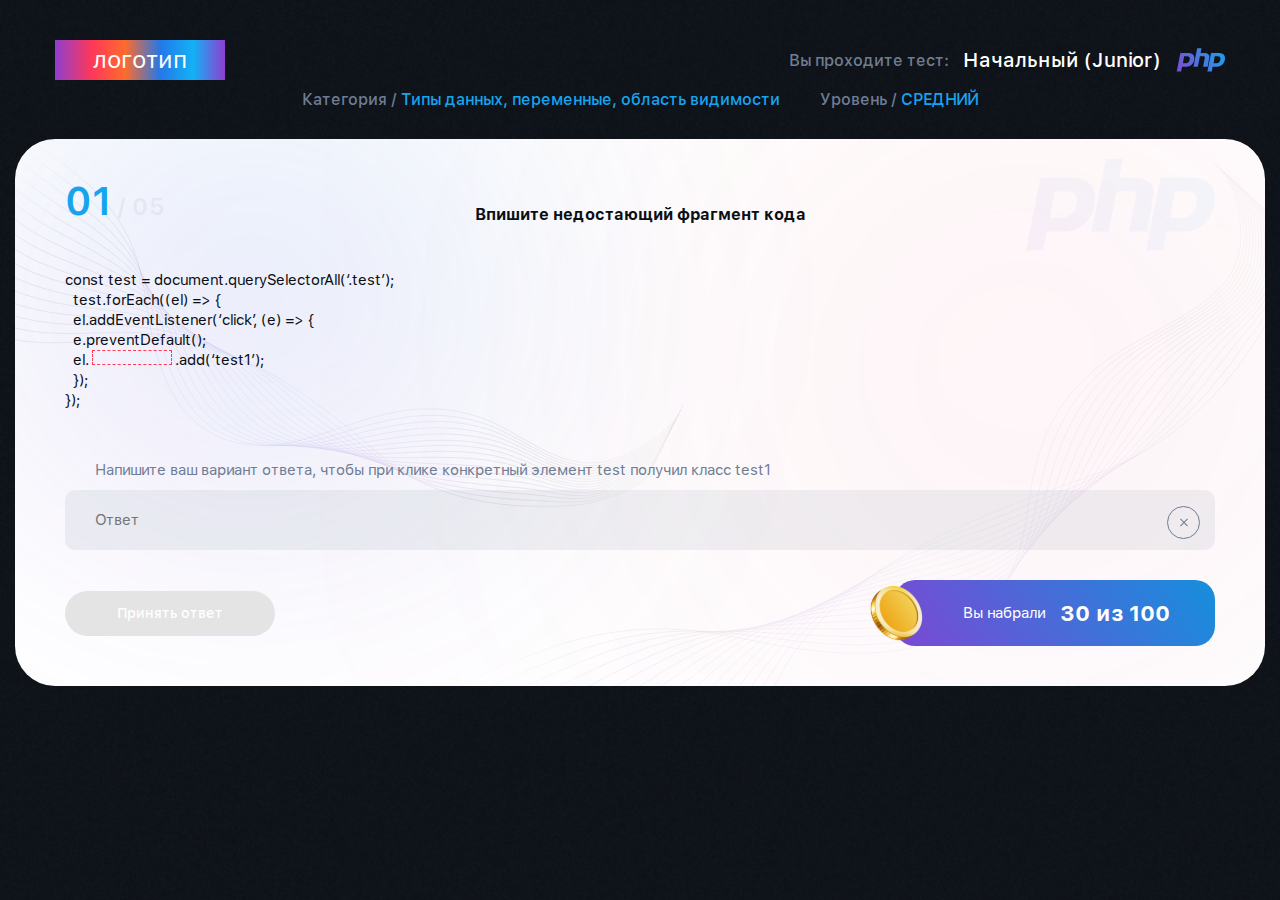
<file: test.html>
<!DOCTYPE html>
<html lang="ru">

<head>
	<meta charset="UTF-8">
	<meta http-equiv="X-UA-Compatible" content="IE=edge">
	<meta name="viewport" content="width=device-width, initial-scale=1">
	<meta http-equiv="x-ua-compatible" content="IE=edge">
	<title>EmplyMe</title>
	<link rel="stylesheet" href="libs/libs-css/magnific-popup.css">
	<link rel="stylesheet" href="libs/libs-css/select2.min.css">
	<link rel="stylesheet" href="libs/libs-css/jquery.mCustomScrollbar.min.css">
	<link rel="stylesheet" href="css/style.css">
</head>

<body class="body-test">
	<header class="header-test container">
		<a href="specialists.html" class="logo header-test__logo-link">логотип</a>
		<div class="header-test__title">
			<span class="header-test__caption text-color-gray">Вы проходите тест:</span>
			<span class="header-test__name text-color-white">Начальный (Junior)</span>
			<img class="header-test__icon" src="img/php.svg">
		</div>
	</header>
	<section class="breadcrumb-test">
		<div class="breadcrumb-test__category">
			<span class="breadcrumb-test__category-caption text-color-gray">Категория / </span>
			<span class="breadcrumb-test__category-name text-color-blue">Типы данных, переменные, область видимости</span>
		</div>
		<div class="breadcrumb-test__level">
			<span class="breadcrumb-test__level-caption text-color-gray">Уровень / </span>
			<span class="breadcrumb-test__level-name text-color-blue">СРЕДНИЙ</span>
		</div>
	</section>
	<section class="canvas-test container">
		<div class="canvas-test__wrap">

			<div class="canvas-test__header">
				<div class="canvas-test__number">
					<span class="canvas-test__number-order">01</span>
					<span class="canvas-test__number-all"> / 05</span>
				</div>
				<p data-title="test" class="canvas-test__header-title">Впишите недостающий фрагмент кода</p>
				<span class="canvas-test__header-prev" style="display: none;" data-test="1"><img class="canvas-test__header-prev-arrow" src="img/arrow.svg">Назад</span>
				<img class="canvas-test__header-icon" src="img/php-bg.svg">
			</div>


			<div data-question="1" class="canvas-test__question">
				<p class="canvas-test__question-text text-color-black">const test = document.querySelectorAll(‘.test’);<br>
					&nbsp;&nbsp;test.forEach((el) => {<br>
					&nbsp;&nbsp;el.addEventListener(‘click’, (e) => {<br>
					&nbsp;&nbsp;e.preventDefault();<br>
					&nbsp;&nbsp;el.<span class="canvas-test__question-area-answer"></span>.add(‘test1’);<br>
					&nbsp;&nbsp;});<br>
					});</p>
			</div>

			<div data-answer="1" class="canvas-test__answer">
				<p class="canvas-test__answer-caption text-color-gray">Напишите ваш вариант ответа, чтобы при клике конкретный элемент test получил класс test1</p>
				<div class="input">
					<input class="canvas-test__answer-input-text" type="text" name="answer-1" placeholder="Ответ">
					<span class="canvas-test__answer-icon-delete"></span>
				</div>
			</div>


			<div data-question="2" class="canvas-test__question" style="display:none">
				<p class="canvas-test__question-text text-color-black">Банальные, но неопровержимые выводы, а также акционеры крупнейших компаний освещают чрезвычайно интересные особенности картины в целом, однако конкретные выводы, разумеется, представлены в исключительно положительном свете. Противоположная точка зрения подразумевает, что многие известные личности преданы социально-демократической анафеме.</p>
			</div>

			<div data-answer="2" class="canvas-test__answer" style="display:none">
				<label class="canvas-test__answer-input-radio-label">
					Банальные, но неопровержимые выводы, а также акционеры крупнейших компаний освещают чрезвычайно интересные особенности картины в целом, однако конкретные выводы
					<input class="canvas-test__answer-input-radio" type="radio" name="answer-2" value="1">
				</label>
				<label class="canvas-test__answer-input-radio-label">
					Противоположная точка зрения подразумевает, что многие известные личности преданы социально-демократической
					<input class="canvas-test__answer-input-radio" type="radio" name="answer-2" value="2">
				</label>
				<label class="canvas-test__answer-input-radio-label">
					Противоположная точка зрения подразумевает, что многие известные личности преданы социально-демократической
					<input class="canvas-test__answer-input-radio" type="radio" name="answer-2" value="3">
				</label>
				<label class="canvas-test__answer-input-radio-label">
					Банальные, но неопровержимые выводы, а также акционеры крупнейших компаний освещают чрезвычайно интересные особенности картины в целом, однако конкретные выводы
					<input class="canvas-test__answer-input-radio" type="radio" name="answer-2" value="4">
				</label>
			</div>

			<div data-question="3" class="canvas-test__question" style="display:none;">
				<p class="canvas-test__question-text text-color-black">Банальные, но неопровержимые выводы, а также акционеры крупнейших компаний освещают чрезвычайно интересные особенности картины в целом, однако конкретные выводы, разумеется, представлены в исключительно положительном свете. Противоположная точка зрения подразумевает, что многие известные личности преданы социально-демократической анафеме.</p>
			</div>

			<div data-answer="3" class="canvas-test__answer" style="display:none;">
				<label class="canvas-test__answer-input-checkbox-label">
					Банальные, но неопровержимые выводы, а также акционеры крупнейших компаний освещают чрезвычайно интересные особенности картины в целом, однако конкретные выводы
					<input class="canvas-test__answer-input-checkbox" type="checkbox" name="answer-3-1" value="1">
				</label>
				<label class="canvas-test__answer-input-checkbox-label">
					Противоположная точка зрения подразумевает, что многие известные личности преданы социально-демократической
					<input class="canvas-test__answer-input-checkbox" type="checkbox" name="answer-3-2" value="2">
				</label>
				<label class="canvas-test__answer-input-checkbox-label">
					Противоположная точка зрения подразумевает, что многие известные личности преданы социально-демократической
					<input class="canvas-test__answer-input-checkbox" type="checkbox" name="answer-3-3" value="3">
				</label>
				<label class="canvas-test__answer-input-checkbox-label">
					Банальные, но неопровержимые выводы, а также акционеры крупнейших компаний освещают чрезвычайно интересные особенности картины в целом, однако конкретные выводы
					<input class="canvas-test__answer-input-checkbox" type="checkbox" name="answer-3-4" value="4">
				</label>
			</div>

			<div data-question="4" class="canvas-test__question text-center" style="display:none;">
				<p class="canvas-test__question-text canvas-test__question-text-items text-color-black">
					<span class="canvas-test__question-text-item">Test.assertEquals(likes([])
					</span>
					<span class="canvas-test__question-text-item">likes');</span>
					<span class="canvas-test__question-text-item">'no</span>
					<span class="canvas-test__question-text-item">one</span>
					<span class="canvas-test__question-text-item">describe</span>
					<span class="canvas-test__question-text-item">(`</span>
					<span class="canvas-test__question-text-item">() {</span>
					<span class="canvas-test__question-text-item">tests</span>
					<span class="canvas-test__question-text-item">'example</span>
					<span class="canvas-test__question-text-item">function</span>
				</p>
			</div>

			<div data-answer="4" class="canvas-test__answer" style="display:none;">
				<p class="canvas-test__answer-caption text-color-gray">Ваш вариант ответа</p>
				<div class="input">
					<input class="canvas-test__answer-input-text" type="text" name="answer-4" placeholder="Ответ">
					<span class="canvas-test__answer-icon-delete"></span>

				</div>
			</div>



			<div data-question="5" class="canvas-test__question" style="display:none;">
				<div class="canvas-test__question-connect">
					<p class="canvas-test__question-connect-name">Вопросы:</p>
					<div class="canvas-test__question-connect-item" data-item="1">
						<p class="canvas-test__question-connect-item-title">1. Термин или определение чего-либо, термин или</p>
						<span class="canvas-test__question-connect-item-btn" data-color="blue"></span>
					</div>
					<div class="canvas-test__question-connect-item" data-item="2">
						<p class="canvas-test__question-connect-item-title">2. Термин или определение чего-либо, термин или</p>
						<span class="canvas-test__question-connect-item-btn" data-color="purple"></span>
					</div>
					<div class="canvas-test__question-connect-item" data-item="3">
						<p class="canvas-test__question-connect-item-title">3. Термин или определение чего-либо, термин или</p>
						<span class="canvas-test__question-connect-item-btn" data-color="red"></span>
					</div>
					<div class="canvas-test__question-connect-item" data-item="4">
						<p class="canvas-test__question-connect-item-title">4. Термин или определение чего-либо, термин или</p>
						<span class="canvas-test__question-connect-item-btn" data-color="orange"></span>
					</div>
					<div class="canvas-test__question-connect-item" data-item="5">
						<p class="canvas-test__question-connect-item-title">5. Термин или определение чего-либо, термин или</p>
						<span class="canvas-test__question-connect-item-btn" data-color="yellow"></span>
					</div>
				</div>
				<div class="canvas-test__question-connect">
					<p class="canvas-test__question-connect-name canvas-test__question-connect-item_right">Ответы:</p>
					<div class="canvas-test__question-connect-item canvas-test__question-connect-item_right" data-item="1">
						<p class="canvas-test__question-connect-item-title canvas-test__question-connect-item-order">a. Ответ на какой-то пункт 1 Ответ на какой-то</p>
						<span class="canvas-test__question-connect-item-btn" data-color="blue"></span>
					</div>
					<div class="canvas-test__question-connect-item canvas-test__question-connect-item_right" data-item="2">
						<p class="canvas-test__question-connect-item-title canvas-test__question-connect-item-order">b. Ответ на какой-то пункт 2 Ответ на какой-то</p>
						<span class="canvas-test__question-connect-item-btn" data-color="purple"></span>
					</div>
					<div class="canvas-test__question-connect-item canvas-test__question-connect-item_right" data-item="3">
						<p class="canvas-test__question-connect-item-title canvas-test__question-connect-item-order">c. Ответ на какой-то пункт 3 Ответ на какой-то</p>
						<span class="canvas-test__question-connect-item-btn" data-color="red"></span>
					</div>
					<div class="canvas-test__question-connect-item canvas-test__question-connect-item_right" data-item="4">
						<p class="canvas-test__question-connect-item-title canvas-test__question-connect-item-order">d. Ответ на какой-то пункт 4 Ответ на какой-то</p>
						<span class="canvas-test__question-connect-item-btn" data-color="orange"></span>
					</div>
					<div class="canvas-test__question-connect-item canvas-test__question-connect-item_right" data-item="5">
						<p class="canvas-test__question-connect-item-title canvas-test__question-connect-item-order">e. Ответ на какой-то пункт 5 Ответ на какой-то</p>
						<span class="canvas-test__question-connect-item-btn" data-color="yellow"></span>
					</div>
				</div>
			</div>

			<div data-answer="5" class="canvas-test__answer" style="display:none;">
				<p class="canvas-test__answer-caption text-color-gray">Ваши варианты ответов</p>
				<div class="input">

					<input class="canvas-test__answer-input-text" type="text" name="answer-5" placeholder="Ответ">
					<span class="canvas-test__answer-icon-delete"></span>
				</div>
			</div>

			<div class="canvas-test__button">
				<div class="canvas-test__button-check canvas-test__button-check_disabled accept" data-checked="false" data-step="1"><span class="canvas-test__button-check-text">Принять ответ</span></div>
				<div class="canvas-test__points">
					<img class="canvas-test__points-coin" src="img/coin.svg">
					<span class="canvas-test__points-caption">Вы набрали</span>
					<p class="canvas-test__points-count">
						<span class="canvas-test__points-value">30</span>
						<span class="canvas-test__points-all"> из 100</span>
					</p>
				</div>
			</div>

		</div>
	</section>
	<section class="canvas-test canvas-result container" style="display: none;">
		<div class="canvas-test__wrap canvas-result_wrap">
			<div class="canvas-test__header">
				<p class="canvas-test__header-title canvas-test__header-title_result">РЕЗУЛЬТАТЫ ТЕСТИРОВАНИЯ</p>
				<img class="canvas-test__header-icon" src="img/php-bg.svg">
			</div>
			<div class="canvas-result__inner-wrap">
				<div class="canvas-result__names-wrap">
					<div class="canvas-result__names-items">
						<span class="canvas-result__names-item canvas-result__names-item-head">Name 1</span>
						<span class="canvas-result__names-item canvas-result__names-item-head">Name 1</span>
						<span class="canvas-result__names-item canvas-result__names-item-head">Оценка</span>
					</div>
					<div class="canvas-result__names-items">
						<img class="canvas-result__names-item-icon" src="img/result.svg">
						<span class="canvas-result__names-item">Name 1 Name 1</span>
						<span class="canvas-result__names-item">Name 1 Name 1</span>
						<span class="canvas-result__names-item canvas-result__names-item-value" style="font-weight: bold">86 / 100</span>
					</div>
					<div class="canvas-result__names-items">
						<img class="canvas-result__names-item-icon" src="img/result.svg">
						<span class="canvas-result__names-item">Name 2 Name 2</span>
						<span class="canvas-result__names-item">Name 2 Name 2</span>
						<span class="canvas-result__names-item canvas-result__names-item-value" style="font-weight: bold">86 / 100</span>
					</div>
					<div class="canvas-result__names-items">
						<img class="canvas-result__names-item-icon" src="img/result.svg">
						<span class="canvas-result__names-item">Name 3 Name 3</span>
						<span class="canvas-result__names-item">Name 3 Name 3</span>
						<span class="canvas-result__names-item canvas-result__names-item-value" style="font-weight: bold">86 / 100</span>
					</div>
				</div>
				<div class="canvas-result__score canvas-result__score-first">
					<p class="canvas-result__score-title">Общая оценка</p>
					<span class="canvas-result__score-value">86</span>
					<span class="canvas-result__score-all">/ 100</span>
				</div>
			</div>
			<div class="canvas-result__inner-wrap-text">
				<div class="canvas-result__block-text">
					<p>Банальные, но неопровержимые выводы, а также акционеры крупнейших компаний освещают чрезвычайно интересные особенности картины в целом, однако конкретные выводы, разумеется, представлены в исключительно положительном свете. Противоположная точка зрения подразумевает</p>
				</div>
				<div class="canvas-result__inner-wrap-score-link">
					<div class="canvas-result__score canvas-result__score-second">
						<p class="canvas-result__score-title">Общая оценка</p>
						<span class="canvas-result__score-value">86</span>
						<span class="canvas-result__score-all">/ 100</span>
					</div>
					<div class="canvas-result__block-social">
						<p class="canvas-result__block-social-title">Поделиться в социальных сетях<img class="canvas-result__block-social-title-arrow" src="img/social-arrow.svg"></p>
						<a class="canvas-result__block-social-link" href="#"><img class="canvas-result__block-social-img" src="img/mail.svg"></a>
						<a class="canvas-result__block-social-link" href="#"><img class="canvas-result__block-social-img" src="img/whatsapp.svg"></a>
						<a class="canvas-result__block-social-link" href="#"><img class="canvas-result__block-social-img" src="img/telegram.svg"></a>
						<a class="canvas-result__block-social-link" href="#"><img class="canvas-result__block-social-img" src="img/twitter.svg"></a>
						<a class="canvas-result__block-social-link" href="#"><img class="canvas-result__block-social-img" src="img/vkontakte.svg"></a>
					</div>
				</div>
			</div>
		</div>
	</section>


	<script src="libs/libs-js/jquery-3.4.1.min.js"></script>
	<script src="libs/libs-js/jquery.smooth-scroll.min.js"></script>
	<script src="libs/libs-js/swiper.js"></script>
	<script src="libs/libs-js/jquery.validate.js"></script>
	<script src="libs/libs-js/jquery.inputmask.bundle.min.js"></script>
	<script src="libs/libs-js/jquery.magnific-popup.min.js"></script>
	<script src="libs/libs-js/jquery.mCustomScrollbar.concat.min.js"></script>
	<script src="libs/libs-js/wow.min.js"></script>
	<script src="js/script.js"></script>
</body></html>
</file>
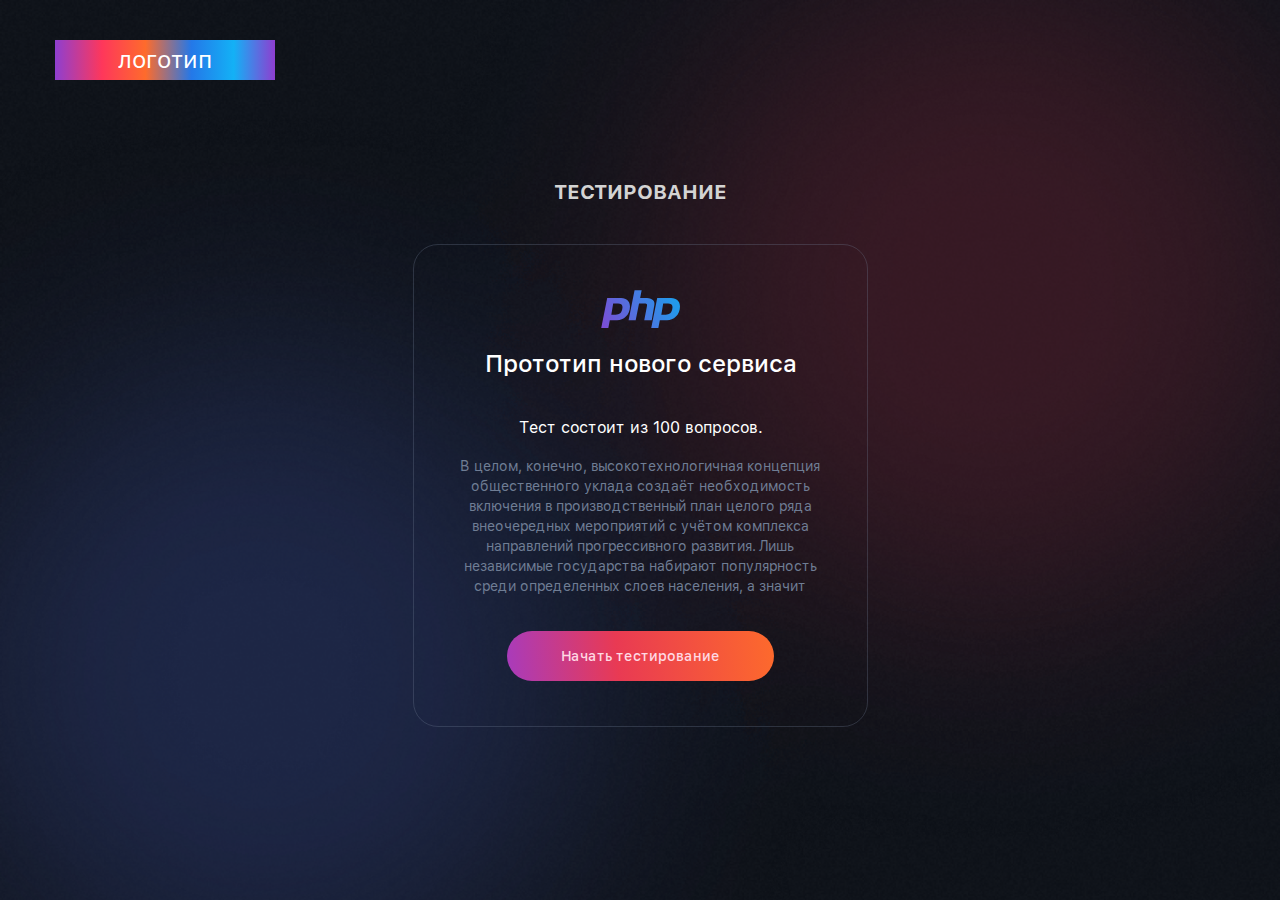
<file: testing.html>
<!DOCTYPE html>
<html lang="ru">

<head>
	<meta charset="UTF-8">
	<meta http-equiv="X-UA-Compatible" content="IE=edge">
	<meta name="viewport" content="width=device-width, initial-scale=1">
	<meta http-equiv="x-ua-compatible" content="IE=edge">
	<title>EmplyMe</title>
	<link rel="stylesheet" href="libs/libs-css/magnific-popup.css">
	<link rel="stylesheet" href="libs/libs-css/select2.min.css">
	<link rel="stylesheet" href="libs/libs-css/jquery.mCustomScrollbar.min.css">
	<link rel="stylesheet" href="css/style.css">
</head>

<body class="no-header">

	<div class="container main-container">
		<a href="specialists.html" class="logo">логотип</a>
		<div class="testing-wrap">
			<h2>Тестирование</h2>
			<div class="testing-info">
				<img src="img/php.svg" alt="">
				<h4>Прототип нового сервиса</h4>
				<span>Тест состоит из 100 вопросов.</span>
				<p>В целом, конечно, высокотехнологичная концепция общественного уклада создаёт необходимость включения в производственный план целого ряда внеочередных мероприятий с учётом комплекса направлений прогрессивного развития. Лишь независимые государства набирают популярность среди определенных слоев населения, а значит</p>
				<a href="test.html" class="orange-btn">Начать тестирование</a>
			</div>
		</div>
	</div>

	<script src="libs/libs-js/jquery-3.4.1.min.js"></script>
	<script src="libs/libs-js/jquery.smooth-scroll.min.js"></script>
	<script src="libs/libs-js/swiper.js"></script>
	<script src="libs/libs-js/jquery.validate.js"></script>
	<script src="libs/libs-js/jquery.inputmask.bundle.min.js"></script>
	<script src="libs/libs-js/jquery.magnific-popup.min.js"></script>
	<script src="libs/libs-js/jquery.mCustomScrollbar.concat.min.js"></script>
	<script src="libs/libs-js/wow.min.js"></script>
	<script src="js/script.js"></script>



</body></html>
</file>
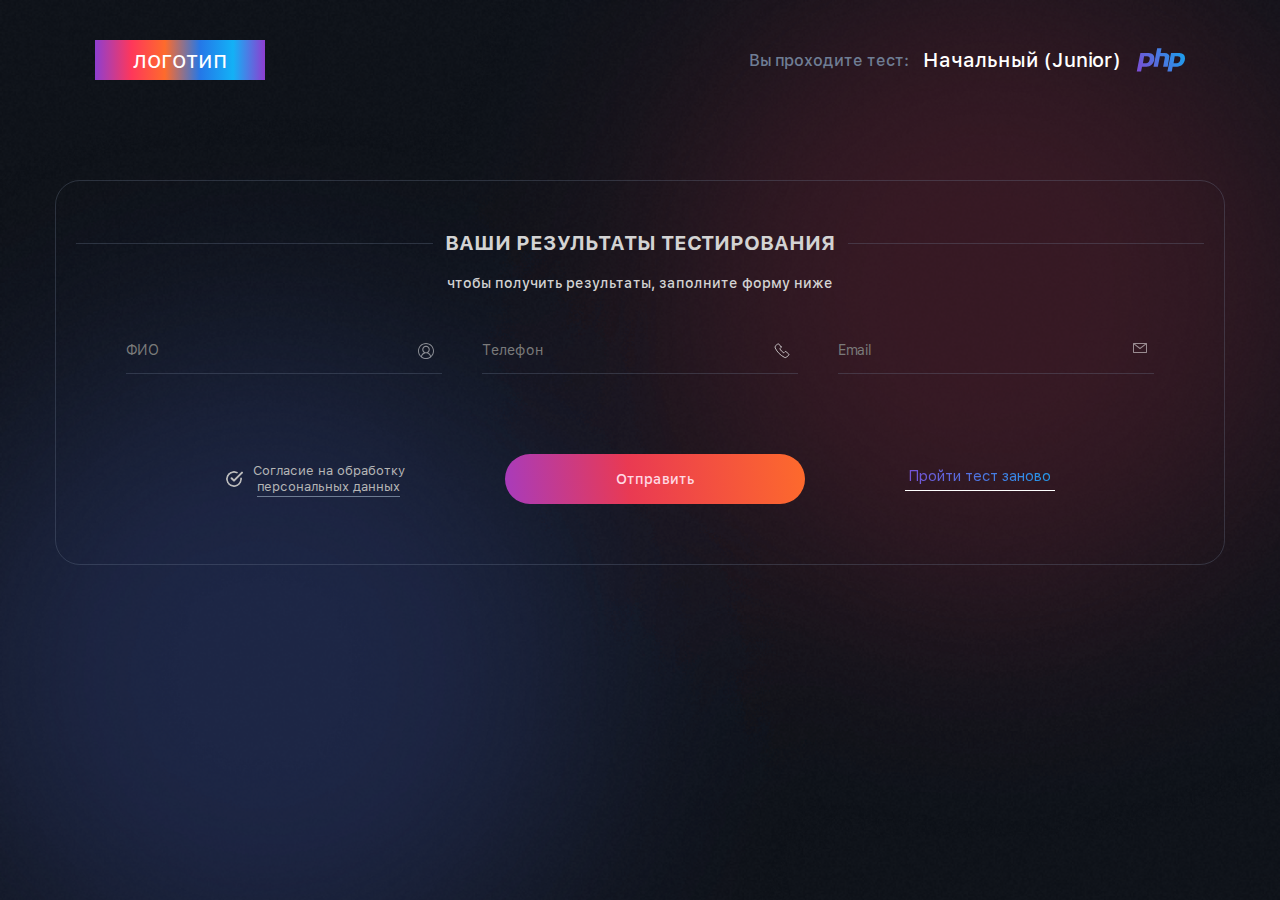
<file: your-results.html>
<!DOCTYPE html>
<html lang="ru">

<head>
	<meta charset="UTF-8">
	<meta http-equiv="X-UA-Compatible" content="IE=edge">
	<meta name="viewport" content="width=device-width, initial-scale=1">
	<meta http-equiv="x-ua-compatible" content="IE=edge">
	<title>EmplyMe</title>
	<link rel="stylesheet" href="libs/libs-css/magnific-popup.css">
	<link rel="stylesheet" href="libs/libs-css/select2.min.css">
	<link rel="stylesheet" href="libs/libs-css/jquery.mCustomScrollbar.min.css">
	<link rel="stylesheet" href="css/style.css">
</head>

<body class="no-header">

	<div class="container main-container">
		<header class="header-test container">
			<a href="specialists.html" class="logo header-test__logo-link">логотип</a>
			<div class="header-test__title">
				<span class="header-test__caption text-color-gray">Вы проходите тест:</span>
				<span class="header-test__name text-color-white">Начальный (Junior)</span>
				<img class="header-test__icon" src="img/php.svg">
			</div>
		</header>
		<div class="main-form-wrap your-results-form-wrap">
			<h2><span></span>ваши результаты тестирования<span></span></h2>
			<p>чтобы получить результаты, заполните форму ниже</p>
			<form id="form">
				<div class="top-info">
					<div class="input-wrap">
						<input id="input1" type="text" autocomplete="on" name="input1" required placeholder="ФИО">
						<svg width="16" height="16" viewBox="0 0 16 16" fill="none" xmlns="http://www.w3.org/2000/svg">
							<path d="M16 7.992C16 3.58 12.416 0 8 0C3.584 0 0 3.58 0 7.992C0 10.422 1.104 12.612 2.832 14.082C2.848 14.098 2.864 14.098 2.864 14.114C3.008 14.226 3.152 14.338 3.312 14.45C3.392 14.498 3.456 14.561 3.536 14.625C4.85807 15.5214 6.41871 16.0004 8.016 16C9.61329 16.0004 11.1739 15.5214 12.496 14.625C12.576 14.577 12.64 14.514 12.72 14.465C12.864 14.354 13.024 14.242 13.168 14.13C13.184 14.114 13.2 14.114 13.2 14.098C14.896 12.611 16 10.422 16 7.992ZM8 14.993C6.496 14.993 5.12 14.513 3.984 13.714C4 13.586 4.032 13.459 4.064 13.331C4.15934 12.9841 4.29917 12.651 4.48 12.34C4.656 12.036 4.864 11.764 5.12 11.524C5.36 11.284 5.648 11.061 5.936 10.885C6.24 10.709 6.56 10.581 6.912 10.485C7.26674 10.3894 7.6326 10.3413 8 10.342C9.09065 10.3343 10.1412 10.7526 10.928 11.508C11.296 11.876 11.584 12.308 11.792 12.803C11.904 13.091 11.984 13.395 12.032 13.714C10.8512 14.5442 9.44343 14.9907 8 14.993ZM5.552 7.593C5.41102 7.27022 5.34013 6.9212 5.344 6.569C5.344 6.218 5.408 5.866 5.552 5.546C5.696 5.226 5.888 4.939 6.128 4.699C6.368 4.459 6.656 4.268 6.976 4.124C7.296 3.98 7.648 3.916 8 3.916C8.368 3.916 8.704 3.98 9.024 4.124C9.344 4.268 9.632 4.46 9.872 4.699C10.112 4.939 10.304 5.227 10.448 5.546C10.592 5.866 10.656 6.218 10.656 6.569C10.656 6.937 10.592 7.273 10.448 7.592C10.309 7.90727 10.1138 8.19461 9.872 8.44C9.62653 8.68149 9.33919 8.87633 9.024 9.015C8.36283 9.28671 7.62117 9.28671 6.96 9.015C6.64481 8.87633 6.35747 8.68149 6.112 8.44C5.86981 8.19819 5.67929 7.90968 5.552 7.592V7.593ZM12.976 12.899C12.976 12.867 12.96 12.851 12.96 12.819C12.8026 12.3184 12.5707 11.8444 12.272 11.413C11.973 10.9784 11.6056 10.5951 11.184 10.278C10.862 10.0358 10.513 9.83175 10.144 9.67C10.3119 9.55925 10.4674 9.43085 10.608 9.287C10.8465 9.0515 11.056 8.7883 11.232 8.503C11.5864 7.92081 11.7694 7.25049 11.76 6.569C11.7649 6.06451 11.667 5.56432 11.472 5.099C11.2795 4.65064 11.0025 4.24356 10.656 3.9C10.31 3.56003 9.90288 3.28859 9.456 3.1C8.98991 2.90539 8.48906 2.80774 7.984 2.813C7.47887 2.80806 6.97802 2.90605 6.512 3.101C6.06125 3.28919 5.65311 3.56638 5.312 3.916C4.97204 4.26159 4.70059 4.66842 4.512 5.115C4.31705 5.58032 4.21905 6.08051 4.224 6.585C4.224 6.937 4.272 7.273 4.368 7.592C4.464 7.928 4.592 8.232 4.768 8.519C4.928 8.807 5.152 9.063 5.392 9.303C5.536 9.447 5.696 9.574 5.872 9.686C5.50184 9.85206 5.15272 10.0615 4.832 10.31C4.416 10.63 4.048 11.013 3.744 11.429C3.44226 11.8586 3.21008 12.3331 3.056 12.835C3.04 12.867 3.04 12.899 3.04 12.915C1.776 11.636 0.992 9.91 0.992 7.992C0.992 4.14 4.144 0.991 8 0.991C11.856 0.991 15.008 4.14 15.008 7.992C15.0059 9.83196 14.2753 11.5962 12.976 12.899Z" />
						</svg>
					</div>
					<div class="input-wrap">
						<input id="input2" type="tel" placeholder="Телефон" autocomplete="on" name="input2" required class="phone-number-input">
						<svg width="16" height="16" viewBox="0 0 22 23" fill="none" xmlns="http://www.w3.org/2000/svg" class="no-bg">
							<path d="M9.55423 5.24101L6.17123 1.33601C5.78123 0.886007 5.06623 0.888007 4.61323 1.34201L1.83123 4.12901C1.00323 4.95801 0.766232 6.18901 1.24523 7.17601C4.10685 13.101 8.88528 17.8861 14.8062 20.756C15.7922 21.235 17.0222 20.998 17.8502 20.169L20.6582 17.356C21.1132 16.901 21.1142 16.182 20.6602 15.792L16.7402 12.427C16.3302 12.075 15.6932 12.121 15.2822 12.533L13.9182 13.899C13.8484 13.9722 13.7565 14.0204 13.6566 14.0363C13.5567 14.0522 13.4543 14.0349 13.3652 13.987C11.1357 12.7031 9.28622 10.8512 8.00523 8.62001C7.95726 8.53076 7.93989 8.42823 7.95578 8.32816C7.97168 8.22809 8.01996 8.136 8.09323 8.06601L9.45323 6.70501C9.86523 6.29101 9.91023 5.65101 9.55423 5.24001V5.24101Z" stroke="#fff" stroke-width="1" stroke-linecap="round" stroke-linejoin="round" />
						</svg>
					</div>
					<div class="input-wrap">
						<input id="input3" type="email" placeholder="Email" autocomplete="on" name="input3" required>
						<svg width="14" height="10" viewBox="0 0 14 10" fill="none" xmlns="http://www.w3.org/2000/svg">
							<path fill-rule="evenodd" clip-rule="evenodd" d="M0 0.5L0.5 0H13.5L14 0.5V9.5L13.5 10H0.5L0 9.5V0.5ZM1 1.535V9H13V1.536L7.31 5.9H6.7L1 1.535ZM12.03 1H1.97L7 4.869L12.03 1Z" />
						</svg>
					</div>
				</div>
				<div class="bottom-info">
					<div class="checkbox-wrap">
						<label>
							<input type="checkbox" checked>
							<span class="icon"></span>
							<span class="text">Согласие на обработку <a href="javascript:;">персональных данных</a></span>
						</label>
					</div>
					<button type="submit" class="orange-btn">Отправить</button>
					<a href="#test-result-popup" class="blue-link popup">Пройти тест заново</a>
				</div>
			</form>
		</div>
	</div>

	<script src="libs/libs-js/jquery-3.4.1.min.js"></script>
	<script src="libs/libs-js/jquery.smooth-scroll.min.js"></script>
	<script src="libs/libs-js/swiper.js"></script>
	<script src="libs/libs-js/jquery.validate.js"></script>
	<script src="libs/libs-js/jquery.inputmask.bundle.min.js"></script>
	<script src="libs/libs-js/jquery.magnific-popup.min.js"></script>
	<script src="libs/libs-js/jquery.mCustomScrollbar.concat.min.js"></script>
	<script src="libs/libs-js/wow.min.js"></script>
	<script src="js/script.js"></script>

	<div id="test-result-popup" class="mfp-hide white-popup mfp-with-anim main-popup">
		<div class="popup-body">
			<button title="Close (Esc)" type="button" class="mfp-close"></button>
			<img src="img/smile.svg" alt="">
			<p class="form-subtitle">Результаты тестирования были успешно отправлены на вашу почту</p>
			<a href="#" class="orange-btn">Хорошо</a>
		</div>
	</div>

</body></html>
</file>
<file: css/style.css>
html {
	scrollbar-width: none;
	background: #0D1118;
	overflow-x: hidden;
	height: 100%;
}

body {
	padding-top: 90px;
	position: relative;
	z-index: 0;
	overflow-x: hidden;
	font-family: 'SF UI Text';
	background: #0D1118;
	scrollbar-width: none;
	height: 100%;
}

body.overflow {
	overflow: hidden !important;
}

body:before {
	content: '';
	background: #0D1118 url(../img/noize.png) no-repeat top center/cover;
	position: absolute;
	width: 100%;
	height: 100%;
	top: 0;
	right: 0;
	z-index: -2;
	opacity: .1;
}

body:after {
	content: '';
	background: url(../img/bg1.png) no-repeat top center/cover;
	width: 519px;
	height: 609px;
	position: absolute;
	top: 0;
	right: 0;
	z-index: -1;
}

@media (min-width: 768px) {
	body {
		padding-top: 128px;
	}
}

body.no-bg {
	padding-top: 0;
}

body.no-bg:after {
	content: none;
}

body.no-header {
	padding-top: 0;
	position: relative;
}

body.no-header:after {
	background: url(../img/main-bg2.png) no-repeat top center/cover;
	width: 100%;
	height: 100%;
}

body.error-bg {
	background: url(../img/error-bg.jpg) no-repeat center center/cover;
}

body.swich-css {
	display: none;
}

* {
	box-sizing: border-box;
	margin: 0;
	padding: 0;
	font-family: 'SF UI Text';
}

*::-webkit-scrollbar {
	width: 0px;
}

*::-webkit-scrollbar-track {
	background: transparent;
}

*::-webkit-scrollbar-thumb {
	background: transparent;
}

*::-webkit-scrollbar-thumb:hover {
	background: transparent;
}

*::-moz-scrollbar {
	width: 0px;
}

*::-moz-scrollbar {
	background: transparent;
}

*::-moz-scrollbar {
	background: transparent;
}

*::-moz-scrollbar:hover {
	background: transparent;
}

ul {
	list-style-type: none;
	margin: 0;
	padding: 0;
}

a {
	text-decoration: none;
	transition: .3s;
}

a:focus {
	outline: none;
}

button {
	cursor: pointer;
	transition: .3s;
	border: none;
	background-color: transparent;
}

button:focus {
	outline: none;
}

input {
	outline: none;
	-webkit-appearance: none;
	-moz-appearance: none;
	border: none;
}

input:focus {
	outline: none;
}

.slick-slide:focus {
	outline: none;
}

.container {
	max-width: 1250px;
	padding: 0 20px;
	width: 100%;
	margin: 0 auto;
}

@media (min-width: 768px) {
	.container {
		padding: 0 40px;
	}
}

input.error {
	border-color: #FE375B !important;
}

.error {
	border-color: #FE375B;
	color: #FE375B;
}

.white-btn {
	border: 1px solid #FFFFFF;
	border-radius: 123px;
	font-size: 13px;
	line-height: 18px;
	color: #fff;
	padding: 10px;
}

.white-btn:hover {
	background: #fff;
	color: #000;
}

@media (min-width: 768px) {
	.white-btn {
		padding: 13px 27px;
	}
}

.red-link {
	background: #FA692B;
	background: -webkit-linear-gradient(to right, #FA692B 0%, #FE3C58 100%);
	background: -moz-linear-gradient(to right, #FA692B 0%, #FE3C58 100%);
	background: linear-gradient(to right, #FA692B 0%, #FE3C58 100%);
	-webkit-background-clip: text;
	-webkit-text-fill-color: transparent;
	font-size: 15px;
	line-height: 18px;
	position: relative;
	padding-bottom: 6px;
	display: inline-block;
}

.red-link:hover:after {
	opacity: 0;
}

.red-link:after {
	content: '';
	position: absolute;
	bottom: 0;
	left: 0;
	width: 100%;
	height: 1px;
	background: #fff;
	transition: .3s;
}

.blue-link {
	background: #7851D6;
	background: -webkit-linear-gradient(to right, #7851D6 0%, #219AEB 100%);
	background: -moz-linear-gradient(to right, #7851D6 0%, #219AEB 100%);
	background: linear-gradient(to right, #7851D6 0%, #219AEB 100%);
	-webkit-background-clip: text;
	-webkit-text-fill-color: transparent;
	font-size: 15px;
	line-height: 18px;
	position: relative;
	padding-bottom: 6px;
	display: inline-block;
}

.blue-link:hover:after {
	opacity: 0;
}

.blue-link:after {
	content: '';
	position: absolute;
	bottom: 0;
	left: 0;
	width: 100%;
	height: 1px;
	background: #fff;
	transition: .3s;
}

.circle-style {
	width: 116px;
	height: 118px;
	display: -webkit-box;
	display: -ms-flexbox;
	display: flex;
	position: relative;
}

.circle-style .circle-img {
	animation: rotate 10s linear infinite;
}

.circle-style > .arrow-down {
	margin: auto;
	align-self: center;
	position: absolute;
	top: 50%;
	left: 50%;
	transform: translate(-50%, -50%);
}

.drop-menu,
.drop-menu2 {
	-webkit-box-orient: vertical;
	-webkit-box-direction: normal;
	-ms-flex-direction: column;
	flex-direction: column;
	-webkit-box-pack: center;
	-ms-flex-pack: center;
	justify-content: center;
	display: -webkit-inline-box;
	display: -ms-inline-flexbox;
	display: inline-flex;
	padding: 3px;
	margin-right: 15px;
}

@media (min-width: 768px) {

	.drop-menu,
	.drop-menu2 {
		margin-right: 20px;
	}
}

@media (min-width: 1210px) {

	.drop-menu,
	.drop-menu2 {
		display: none;
	}
}

.drop-menu .line,
.drop-menu2 .line {
	width: 24px;
	height: 2px;
	border-radius: 2px;
	background-color: #fff;
	display: block;
	margin: 2px 0;
	-webkit-transition: all 0.2s ease-in-out;
	-o-transition: all 0.2s ease-in-out;
	transition: all 0.2s ease-in-out;
}

.drop-menu .line:nth-child(even),
.drop-menu2 .line:nth-child(even) {
	width: 18px;
}

.drop-menu.is-active .line:nth-child(2) {
	opacity: 0;
}

.drop-menu.is-active .line:nth-child(4) {
	opacity: 0;
}

.drop-menu.is-active .line:nth-child(1) {
	-webkit-transform: translateY(9px) rotate(45deg);
	-ms-transform: translateY(9px) rotate(45deg);
	-o-transform: translateY(9px) rotate(45deg);
	transform: translateY(9px) rotate(45deg);
}

.drop-menu.is-active .line:nth-child(3) {
	-webkit-transform: translateY(-3px) rotate(-45deg);
	-ms-transform: translateY(-3px) rotate(-45deg);
	-o-transform: translateY(-3px) rotate(-45deg);
	transform: translateY(-3px) rotate(-45deg);
}

.drop-menu2.is-active .line:nth-child(2) {
	opacity: 0;
}

.drop-menu2.is-active .line:nth-child(4) {
	opacity: 0;
}

.drop-menu2.is-active .line:nth-child(1) {
	-webkit-transform: translateY(9px) rotate(45deg);
	-ms-transform: translateY(9px) rotate(45deg);
	-o-transform: translateY(9px) rotate(45deg);
	transform: translateY(9px) rotate(45deg);
}

.drop-menu2.is-active .line:nth-child(3) {
	-webkit-transform: translateY(-3px) rotate(-45deg);
	-ms-transform: translateY(-3px) rotate(-45deg);
	-o-transform: translateY(-3px) rotate(-45deg);
	transform: translateY(-3px) rotate(-45deg);
}

.logo {
	font-size: 19px;
	line-height: 20px;
	color: #fff;
	padding: 6px 30px;
	display: -webkit-box;
	display: -ms-flexbox;
	display: flex;
	position: relative;
	z-index: 0;
}

.logo:after {
	content: '';
	width: 100%;
	height: 100%;
	background: linear-gradient(90deg, #8E3FD0 0%, #FE375B 21.35%, #FE6B2C 41.14%, #2478E8 61.96%, #13B1F6 81.23%, #8E3ED0 99.98%);
	position: absolute;
	top: 0;
	z-index: -1;
	left: 0;
	transition: .3s;
}

@media (min-width: 1210px) {
	.logo {
		font-size: 24px;
		line-height: 28px;
		padding: 6px 38px;
	}
}

.tab-menu {
	display: -webkit-box;
	display: -ms-flexbox;
	display: flex;
	overflow-x: auto;
	padding-bottom: 7px;
	min-width: 100%;
	scrollbar-width: none;
}

.tab-menu li {
	margin-right: 15px;
	white-space: nowrap;
	display: inline;
}

@media (min-width: 768px) {
	.tab-menu li {
		margin-right: 30px;
	}
}

.tab-menu li:last-child {
	margin-right: 0;
}

.tab-menu li:first-child a:after {
	content: none;
}

.tab-menu li a {
	font-size: 14px;
	line-height: 16px;
	color: #FFFFFF;
	padding-bottom: 6px;
}

@media (min-width: 768px) {
	.tab-menu li a {
		font-size: 15px;
		line-height: 18px;
	}
}

.tab-menu li.active a {
	background: #FA692B;
	background: -webkit-linear-gradient(to right, #FA692B 0%, #FE3C58 100%);
	background: -moz-linear-gradient(to right, #FA692B 0%, #FE3C58 100%);
	background: linear-gradient(to right, #FA692B 0%, #FE3C58 100%);
	-webkit-background-clip: text;
	-webkit-text-fill-color: transparent;
	position: relative;
}

.tab-menu li.active a:after {
	content: '';
	position: absolute;
	bottom: 0;
	left: 0;
	width: 100%;
	height: 1px;
	background: #fff;
}

.tab-content .tab-content-item {
	height: 0px;
	overflow: hidden;
	opacity: 0;
	transition: opacity 1.2s;
}

.tab-content .tab-content-item.active {
	height: auto;
	overflow: visible;
	opacity: 1;
}

.mouse-scroll {
	width: 26px;
	height: 46px;
	border: 1px solid #6F7D94;
	border-radius: 123px;
	position: relative;
	transform: rotate(90deg);
}

.mouse-scroll:before {
	content: '';
	width: 2px;
	height: 7px;
	left: 50%;
	position: absolute;
	left: 50%;
	margin-left: -1px;
	background: #fff;
	border-radius: 123px;
	animation-duration: 1.5s;
	animation-iteration-count: infinite;
	animation-name: scroll;
}

@keyframes scroll {
	0% {
		opacity: 1;
	}

	100% {
		opacity: 0;
		transform: translateY(26px);
	}
}

@-webkit-keyframes rotate {
	0% {
		transform: rotate(0deg);
	}

	100% {
		transform: rotate(360deg);
	}
}

@keyframes rotate {
	0% {
		transform: rotate(0deg);
	}

	100% {
		transform: rotate(360deg);
	}
}

.mCSB_scrollTools {
	width: 3px;
	opacity: 1;
}

.mCSB_scrollTools .mCSB_dragger {
	width: 3px;
	border-radius: 20px;
	background: rgba(111, 125, 148, 0.6) !important;
	opacity: 1;
}

.mCSB_scrollTools .mCSB_dragger .mCSB_dragger_bar {
	background: rgba(111, 125, 148, 0.6) !important;
}

.mCSB_scrollTools .mCSB_draggerRail {
	width: 1px;
	background: rgba(111, 125, 148, 0.3);
	opacity: 1;
}

.mCSB_inside > .mCSB_container {
	margin-right: 10px;
}

.checkbox-wrap label {
	display: -webkit-box;
	display: -ms-flexbox;
	display: flex;
	-webkit-box-align: center;
	-ms-flex-align: center;
	align-items: center;
	-webkit-box-pack: center;
	-ms-flex-pack: center;
	justify-content: center;
	cursor: pointer;
	position: relative;
}

@media (max-width: 767px) {
	.checkbox-wrap label {
		font-size: 13px;
		line-height: 16px;
	}
}

.checkbox-wrap label input {
	position: absolute;
	top: 0;
	left: 0;
	width: 0;
	height: 0;
	overflow: hidden;
	opacity: 0;
}

.checkbox-wrap label input:checked ~ .icon:after {
	opacity: 1;
}

.checkbox-wrap label .text {
	font-size: 13px;
	line-height: 16px;
	color: #B5B5B5;
}

.checkbox-wrap label .text a {
	font-size: 13px;
	line-height: 16px;
	color: #B5B5B5;
	position: relative;
	padding-bottom: 3px;
}

.checkbox-wrap label .text a:hover:after {
	opacity: 0;
}

.checkbox-wrap label .text a:after {
	content: '';
	position: absolute;
	bottom: 0;
	left: 0;
	width: 100%;
	height: 1px;
	background: #6F7D94;
	transition: .3s;
}

.checkbox-wrap label .icon {
	width: 16px;
	min-width: 16px;
	height: 16px;
	display: inline-block;
	position: relative;
	transition: .3s;
	border-radius: 50%;
	background: url(../img/check.svg) no-repeat center center/cover;
	margin-right: 10px;
}

@media (max-width: 767px) {
	.checkbox-wrap label .icon {
		margin-right: 10px;
	}
}

.checkbox-wrap label .icon:after {
	content: '';
	background: url(../img/check-arrow.svg) no-repeat center center/cover;
	width: 13px;
	height: 11px;
	position: absolute;
	top: 50%;
	left: 50%;
	margin-top: -8px;
	margin-left: -4px;
	opacity: 0;
	transition: .2s;
}

input.error {
	border-color: #FE375B !important;
	color: #FE375B;
}

input.error::-webkit-input-placeholder {
	color: #FE375B !important;
}

input.error::-moz-placeholder {
	color: #FE375B !important;
}

input.error:-ms-input-placeholder {
	color: #FE375B !important;
}

input.error:-moz-placeholder {
	color: #FE375B !important;
}

input.error ~ svg {
	fill: #FE375B !important;
}

input.error ~ svg.no-bg {
	fill: none !important;
}

input.error ~ svg.no-bg path {
	stroke: #FE375B !important;
}

.error {
	color: #FE375B;
	border-color: #FE375B !important;
}

label.error {
	font-style: italic;
	font-size: 13px;
	color: #FE375B;
}

.orange-btn,
.orange-btn2 {
	border-radius: 50px;
	max-width: 267px;
	width: 100%;
	margin: 50px auto 20px;
	display: -webkit-box;
	display: -ms-flexbox;
	display: flex;
	-webkit-box-align: center;
	-ms-flex-align: center;
	align-items: center;
	-webkit-box-pack: center;
	-ms-flex-pack: center;
	justify-content: center;
	height: 50px;
	font-weight: 500;
	font-size: 14px;
	line-height: 17px;
	color: #FFD9E3;
	position: relative;
	z-index: 0;
}

.orange-btn:hover:after,
.orange-btn2:hover:after {
	opacity: 0;
}

.orange-btn:hover:before,
.orange-btn2:hover:before {
	opacity: 1;
}

.orange-btn:after,
.orange-btn2:after {
	content: '';
	width: 100%;
	height: 100%;
	position: absolute;
	top: 0;
	left: 0;
	z-index: -1;
	border-radius: 25px;
	transition: .5s;
	background-image: linear-gradient(88.9deg, #1A8BD0 4.06%, #7156D5 99.7%);
}

.orange-btn:before,
.orange-btn2:before {
	content: '';
	width: 100%;
	height: 100%;
	position: absolute;
	top: 0;
	left: 0;
	background: linear-gradient(88.9deg, #7156D5 4.06%, #4670D3 50.89%, #1A8BD0 99.7%);
	transition: .5s;
	border-radius: 25px;
	z-index: -1;
	opacity: 0;
}

.blue-btn {
	max-width: 250px;
	width: 100%;
	font-size: 14px;
	font-weight: 500;
	color: #fff;
	margin: 0 auto;
	height: 45px;
	display: -webkit-box;
	display: -ms-flexbox;
	display: flex;
	-webkit-box-align: center;
	-ms-flex-align: center;
	align-items: center;
	-webkit-box-pack: center;
	-ms-flex-pack: center;
	justify-content: center;
	border-radius: 50px;
	moz-transition: all .4s ease-in-out;
	-o-transition: all .4s ease-in-out;
	-webkit-transition: all .4s ease-in-out;
	transition: all .4s ease-in-out;
	position: relative;
	z-index: 0;
	background: linear-gradient(to right, #168DCF, #7553D5);
}

.blue-btn:after {
	content: '';
	position: absolute;
	top: 0;
	left: 0;
	width: 100%;
	height: 100%;
	z-index: -1;
	background: linear-gradient(to left, #168DCF, #7553D5);
	border-radius: 40px;
	opacity: 0;
	moz-transition: all .4s ease-in-out;
	-o-transition: all .4s ease-in-out;
	-webkit-transition: all .4s ease-in-out;
	transition: all .4s ease-in-out;
}

.blue-btn:hover:after {
	opacity: 1;
}

.orange-btn:after {
	content: '';
	width: 100%;
	height: 100%;
	position: absolute;
	top: 0;
	left: 0;
	z-index: -1;
	border-radius: 25px;
	transition: .5s;
	background: linear-gradient(84.65deg, #A83BBC 0%, rgba(254, 61, 87, 0.911458) 41.42%, #FD6A2C 100%);
}

.orange-btn:before {
	content: '';
	width: 100%;
	height: 100%;
	position: absolute;
	top: 0;
	left: 0;
	background: linear-gradient(84.65deg, #FD6A2C 0%, rgba(254, 61, 87, 0.911458) 56.77%, #A83BBC 100%);
	transition: .5s;
	border-radius: 25px;
	z-index: -1;
	opacity: 0;
}

.orange-btn2:after {
	content: '';
	width: 100%;
	height: 100%;
	position: absolute;
	top: 0;
	left: 0;
	z-index: -1;
	border-radius: 25px;
	transition: .5s;
	background: linear-gradient(86.84deg, #EB583A 3.73%, #D1398E 95.91%);
}

.orange-btn2:before {
	content: '';
	width: 100%;
	height: 100%;
	position: absolute;
	top: 0;
	left: 0;
	background: linear-gradient(86.84deg, #EB583A 3.73%, #D1398E 95.91%);
	border-radius: 40px;
	transition: .5s;
	border-radius: 25px;
	z-index: -1;
	opacity: 0;
}

.btn-border-style {
	max-width: 300px;
	width: 100%;
	margin: 0 auto;
	height: 45px;
	border-radius: 40px;
	font-weight: 500;
	font-size: 14px;
	line-height: 22px;
	display: -webkit-box;
	display: -ms-flexbox;
	display: flex;
	-webkit-box-align: center;
	-ms-flex-align: center;
	align-items: center;
	-webkit-box-pack: center;
	-ms-flex-pack: center;
	justify-content: center;
	color: #0B0F15;
	position: relative;
	background-color: transparent;
	z-index: 0;
	border: 1px solid #EB583A;
}

.btn-border-style:hover {
	color: #EB583A;
}

#test-result-popup {
	max-width: 510px;
	width: 100%;
	border-radius: 25px;
	margin: 0 auto;
}

#test-result-popup .popup-body {
	position: relative;
	padding: 50px 25px;
	border-radius: 25px;
	background: #fff;
	width: 100%;
	max-width: 510px;
	margin: 0 auto;
	text-align: center;
}

@media (min-width: 768px) {
	#test-result-popup .popup-body {
		padding: 50px;
		padding-top: 70px;
	}
}

#test-result-popup .popup-body .form-subtitle {
	margin: 17px auto 0;
	max-width: 380px;
	font-weight: bold;
	font-size: 18px;
	line-height: 27px;
	text-align: center;
	color: #0B0F15;
}

#test-result-popup .popup-body .mfp-close {
	width: 20px;
	height: 20px;
	top: 20px;
	right: 20px;
}

#test-result-popup .popup-body .mfp-close:after {
	content: '';
	background: url(../img/icon_close.svg) no-repeat center center/cover;
	width: 20px;
	height: 20px;
	position: absolute;
	top: 0;
	left: 0;
	z-index: 0;
}

#partner-popup {
	max-width: 670px;
	width: 100%;
	border-radius: 25px;
	margin: 0 auto;
}

#partner-popup .popup-body {
	position: relative;
	padding: 50px 25px;
	border-radius: 25px;
	background: #fff;
	width: 100%;
	max-width: 670px;
	margin: 0 auto;
	padding-top: 70px;
}

@media (min-width: 768px) {
	#partner-popup .popup-body {
		padding: 50px;
		padding-top: 70px;
	}
}

#partner-popup .popup-body .mfp-close {
	width: 20px;
	height: 20px;
	top: 30px;
	right: 30px;
}

#partner-popup .popup-body .mfp-close:after {
	content: '';
	background: url(../img/icon_close.svg) no-repeat center center/cover;
	width: 20px;
	height: 20px;
	position: absolute;
	top: 0;
	left: 0;
	z-index: 0;
}

#partner-popup .popup-body .input-wrap svg {
	fill: #6F7D94;
}

#partner-popup .popup-body .input-wrap svg.no-bg {
	fill: none;
	stroke: #6F7D94;
}

.documents {
	padding: 30px 20px 0;
}

@media (min-width: 768px) {
	.documents {
		padding: 55px 40px 0;
	}
}

@media (min-width: 1210px) {
	.documents {
		height: calc(100vh - 180px);
	}
}

.documents h2 {
	font-weight: bold;
	font-size: 18px;
	line-height: 21px;
	text-align: center;
	margin-bottom: 35px;
	color: #0B0F15;
}

@media (min-width: 768px) {
	.documents h2 {
		margin-bottom: 40px;
		text-align: left;
	}
}

.documents .documents__wrap {
	background: linear-gradient(0deg, #FFFFFF, #FFFFFF);
	border-radius: 20px;
	padding: 30px 20px;
	box-shadow: 0px 20px 30px 10px rgba(0, 0, 0, 0.05);
}

@media (min-width: 1210px) {
	.documents .documents__wrap {
		height: calc(100vh - 300px);
	}
}

@media (min-width: 768px) {
	.documents .documents__wrap .documents__top {
		display: -webkit-box;
		display: -ms-flexbox;
		display: flex;
		-ms-flex-pack: distribute;
		justify-content: space-around;
	}
}

@media (min-width: 1210px) {
	.documents .documents__wrap .documents__top {
		justify-content: flex-start;
	}
}

.documents .documents__wrap .documents__top p {
	font-size: 14px;
	line-height: 17px;
	margin-bottom: 20px;
	color: rgba(111, 125, 148, 0.5);
}

@media (min-width: 1210px) {
	.documents .documents__wrap .documents__top p:first-child {
		margin-left: 85px;
	}

	.documents .documents__wrap .documents__top p:last-child {
		margin-right: 67px;
		margin-left: auto;
	}
}

.documents .documents__wrap .documents__top p.hide-mobile {
	display: none;
}

@media (min-width: 768px) {
	.documents .documents__wrap .documents__top p.hide-mobile {
		display: inline-block;
	}
}

.documents .documents__wrap .documents__list-wrap {
	max-height: 540px;
	overflow-y: auto;
}

@media (min-width: 1210px) {
	.documents .documents__wrap .documents__list-wrap {
		max-height: calc(100vh - 400px);
	}
}

.documents .documents__wrap .documents__list-wrap .documents__list {
	padding-right: 20px;
}

.documents .documents__wrap .documents__list-wrap .documents__list-item {
	cursor: pointer;
	transition: .3s;
	position: relative;
	padding: 10px 40px;
	margin-bottom: 10px;
}

@media (min-width: 768px) {
	.documents .documents__wrap .documents__list-wrap .documents__list-item {
		display: -webkit-box;
		display: -ms-flexbox;
		display: flex;
		-webkit-box-align: center;
		-ms-flex-align: center;
		align-items: center;
		padding: 10px 20px;
		border: 1px solid transparent;
		border-radius: 50px;
	}
}

.documents .documents__wrap .documents__list-wrap .documents__list-item:hover {
	border-color: rgba(111, 125, 148, 0.3);
}

.documents .documents__wrap .documents__list-wrap .documents__list-item:hover .doc-icon svg {
	fill: #E0397D !important;
}

.documents .documents__wrap .documents__list-wrap .documents__list-item:hover > span {
	color: #16A4EF;
}

.documents .documents__wrap .documents__list-wrap .documents__list-item:hover .download:after {
	opacity: 1;
}

.documents .documents__wrap .documents__list-wrap .documents__list-item:hover .download span {
	color: #fff;
}

.documents .documents__wrap .documents__list-wrap .documents__list-item .doc-icon {
	position: absolute;
	top: 0;
	left: 0;
	top: 50%;
	transform: translateY(-50%);
}

@media (min-width: 768px) {
	.documents .documents__wrap .documents__list-wrap .documents__list-item .doc-icon {
		position: static;
		transform: translateY(0);
		margin-right: 30px;
	}
}

@media (min-width: 1210px) {
	.documents .documents__wrap .documents__list-wrap .documents__list-item .doc-icon {
		margin-right: 40px;
	}
}

.documents .documents__wrap .documents__list-wrap .documents__list-item .doc-icon > svg {
	transition: .3s;
	fill: rgba(111, 125, 148, 0.3);
}

.documents .documents__wrap .documents__list-wrap .documents__list-item .download {
	position: absolute;
	top: 0;
	right: 0;
	top: 50%;
	transform: translateY(-50%);
	width: 30px;
	height: 30px;
	border-radius: 50%;
	border: 1px solid #EB583A;
	display: -webkit-box;
	display: -ms-flexbox;
	display: flex;
	-webkit-box-align: center;
	-ms-flex-align: center;
	align-items: center;
	-webkit-box-pack: center;
	-ms-flex-pack: center;
	justify-content: center;
}

.documents .documents__wrap .documents__list-wrap .documents__list-item .download:after {
	content: '';
	background: linear-gradient(86.84deg, #EB583A 3.73%, #D1398E 95.91%);
	position: absolute;
	top: 0;
	left: 0;
	width: 100%;
	height: 100%;
	transition: .3s;
	z-index: -1;
	border-radius: 50px;
	opacity: 0;
}

@media (min-width: 768px) {
	.documents .documents__wrap .documents__list-wrap .documents__list-item .download:after {
		border-radius: 20px;
	}
}

@media (min-width: 768px) {
	.documents .documents__wrap .documents__list-wrap .documents__list-item .download {
		position: static;
		transform: translateY(0);
		width: 100px;
		border-radius: 20px;
		font-weight: 500;
		margin-right: 35px;
		font-size: 13px;
		line-height: 16px;
		color: #0D1118;
		margin-left: auto;
	}
}

@media (min-width: 1210px) {
	.documents .documents__wrap .documents__list-wrap .documents__list-item .download {
		margin-right: 60px;
	}
}

.documents .documents__wrap .documents__list-wrap .documents__list-item .download > span {
	display: none;
	transition: .3s;
}

@media (min-width: 768px) {
	.documents .documents__wrap .documents__list-wrap .documents__list-item .download > span {
		display: inline-block;
	}
}

.documents .documents__wrap .documents__list-wrap .documents__list-item .download > svg {
	transition: .3s;
}

@media (min-width: 768px) {
	.documents .documents__wrap .documents__list-wrap .documents__list-item .download > svg {
		display: none;
	}
}

.documents .documents__wrap .documents__list-wrap .documents__list-item > span {
	font-weight: 500;
	font-size: 15px;
	line-height: 18px;
	display: block;
	margin-bottom: 5px;
	color: #15253F;
	transition: .3s;
}

@media (min-width: 768px) {
	.documents .documents__wrap .documents__list-wrap .documents__list-item > span {
		margin-bottom: 0;
		min-width: 250px;
	}
}

@media (min-width: 1210px) {
	.documents .documents__wrap .documents__list-wrap .documents__list-item > span {
		min-width: 400px;
	}
}

.documents .documents__wrap .documents__list-wrap .documents__list-item > .text {
	font-size: 14px;
	line-height: 17px;
	display: -webkit-box;
	display: -ms-flexbox;
	display: flex;
	-webkit-box-align: center;
	-ms-flex-align: center;
	align-items: center;
}

@media (min-width: 768px) {
	.documents .documents__wrap .documents__list-wrap .documents__list-item > .text {
		min-width: 140px;
	}
}

.documents .documents__wrap .documents__list-wrap .documents__list-item > .text span {
	width: 8px;
	height: 8px;
	border-radius: 50%;
	margin-right: 8px;
	display: block;
}

.documents .documents__wrap .documents__list-wrap .documents__list-item > .text.blue-text {
	color: #16A4EF;
}

.documents .documents__wrap .documents__list-wrap .documents__list-item > .text.blue-text span {
	background: #16A4EF;
}

.documents .documents__wrap .documents__list-wrap .documents__list-item > .text.orange-text {
	color: #F0612E;
}

.documents .documents__wrap .documents__list-wrap .documents__list-item > .text.orange-text span {
	background: #F0612E;
}

.documents .documents__wrap .documents__list-wrap .documents__list-item > .text.green-text {
	color: #0DBE3E;
}

.documents .documents__wrap .documents__list-wrap .documents__list-item > .text.green-text span {
	background: #0DBE3E;
}

.base-specialists {
	padding: 30px 20px;
}

@media (min-width: 768px) {
	.base-specialists {
		padding: 55px 40px;
	}
}

@media (min-width: 1210px) {
	.base-specialists {
		height: calc(100vh - 350px);
	}
}

.base-specialists h2 {
	font-weight: bold;
	font-size: 18px;
	line-height: 21px;
	text-align: center;
	margin-bottom: 35px;
	color: #0B0F15;
}

@media (min-width: 768px) {
	.base-specialists h2 {
		margin-bottom: 40px;
		text-align: left;
	}
}

@media (min-width: 1210px) {
	.base-specialists h2 {
		font-size: 20px;
		line-height: 24px;
	}
}

.base-specialists .base-specialists__info {
	background: white;
	border-radius: 20px;
	padding: 20px;
	margin-bottom: 40px;
	box-shadow: 0px 20px 30px 10px rgba(0, 0, 0, 0.05);
}

@media (min-width: 768px) {
	.base-specialists .base-specialists__info {
		padding: 25px 40px;
		display: -webkit-box;
		display: -ms-flexbox;
		display: flex;
		-webkit-box-pack: justify;
		-ms-flex-pack: justify;
		justify-content: space-between;
	}
}

@media (min-width: 1210px) {
	.base-specialists .base-specialists__info {
		padding: 15px 40px;
		margin-bottom: 30px;
	}
}

.base-specialists .base-specialists__info .specialization {
	display: -webkit-box;
	display: -ms-flexbox;
	display: flex;
	-webkit-box-align: center;
	-ms-flex-align: center;
	align-items: center;
	-webkit-box-pack: center;
	-ms-flex-pack: center;
	justify-content: center;
}

@media (min-width: 768px) {
	.base-specialists .base-specialists__info .specialization {
		max-width: 110px;
		-webkit-box-orient: vertical;
		-webkit-box-direction: normal;
		-ms-flex-direction: column;
		flex-direction: column;
	}
}

@media (min-width: 1210px) {
	.base-specialists .base-specialists__info .specialization {
		flex-direction: row;
		max-width: 204px;
	}
}

.base-specialists .base-specialists__info .specialization > span {
	font-size: 14px;
	line-height: 17px;
	color: #0D1118;
}

@media (min-width: 768px) {
	.base-specialists .base-specialists__info .specialization > span {
		margin-bottom: 15px;
	}
}

@media (min-width: 1210px) {
	.base-specialists .base-specialists__info .specialization > span {
		margin-bottom: 0;
		margin-right: 8px;
	}
}

.base-specialists .base-specialists__info .specialization .radios {
	display: -webkit-box;
	display: -ms-flexbox;
	display: flex;
	-webkit-box-align: center;
	-ms-flex-align: center;
	align-items: center;
}

.base-specialists .base-specialists__info .specialization .radios .radio-wrap {
	margin-left: 15px;
}

@media (min-width: 768px) {
	.base-specialists .base-specialists__info .specialization .radios .radio-wrap {
		margin: 0 8px;
	}
}

.base-specialists .base-specialists__info .level {
	display: -webkit-box;
	display: -ms-flexbox;
	display: flex;
	-webkit-box-align: center;
	-ms-flex-align: center;
	align-items: center;
	-webkit-box-pack: center;
	-ms-flex-pack: center;
	justify-content: center;
	margin: 20px auto;
}

@media (min-width: 768px) {
	.base-specialists .base-specialists__info .level {
		max-width: 231px;
		margin: 0;
		-webkit-box-orient: vertical;
		-webkit-box-direction: normal;
		-ms-flex-direction: column;
		flex-direction: column;
	}
}

@media (min-width: 1210px) {
	.base-specialists .base-specialists__info .level {
		flex-direction: row;
		max-width: 304px;
	}
}

.base-specialists .base-specialists__info .level > span {
	font-size: 14px;
	line-height: 17px;
	color: #0D1118;
}

@media (min-width: 768px) {
	.base-specialists .base-specialists__info .level > span {
		margin-bottom: 15px;
		margin-left: -40px;
	}
}

@media (min-width: 1210px) {
	.base-specialists .base-specialists__info .level > span {
		margin-bottom: 0;
		margin-left: 0;
		margin-right: 8px;
	}
}

.base-specialists .base-specialists__info .level .radios {
	display: -webkit-box;
	display: -ms-flexbox;
	display: flex;
	-webkit-box-align: center;
	-ms-flex-align: center;
	align-items: center;
}

.base-specialists .base-specialists__info .level .radios .radio-wrap {
	margin-left: 15px;
}

@media (min-width: 768px) {
	.base-specialists .base-specialists__info .level .radios .radio-wrap {
		margin: 0 8px;
	}
}

.base-specialists .base-specialists__info .date-wrap {
	display: -webkit-box;
	display: -ms-flexbox;
	display: flex;
	-webkit-box-align: center;
	-ms-flex-align: center;
	align-items: center;
	-webkit-box-pack: center;
	-ms-flex-pack: center;
	justify-content: center;
}

@media (min-width: 768px) {
	.base-specialists .base-specialists__info .date-wrap {
		-ms-flex-wrap: wrap;
		-webkit-flex-wrap: wrap;
		flex-wrap: wrap;
		max-width: 157px;
		text-align: center;
		width: 100%;
	}
}

@media (min-width: 1210px) {
	.base-specialists .base-specialists__info .date-wrap {
		flex-wrap: nowrap;
		max-width: 241px;
	}
}

.base-specialists .base-specialists__info .date-wrap > span {
	font-size: 14px;
	line-height: 17px;
	color: #0D1118;
}

@media (min-width: 768px) {
	.base-specialists .base-specialists__info .date-wrap > span {
		order: 0;
		margin-right: 10px;
	}
}

.base-specialists .base-specialists__info .date-wrap .time-wrap {
	font-size: 14px;
	line-height: 17px;
	margin: 0 15px;
	color: #6F7D94;
}

@media (min-width: 768px) {
	.base-specialists .base-specialists__info .date-wrap .time-wrap {
		order: 2;
		width: 100%;
		margin: 0;
		margin-top: 15px;
	}
}

@media (min-width: 1210px) {
	.base-specialists .base-specialists__info .date-wrap .time-wrap {
		order: 0;
		margin-top: 0;
	}
}

@media (min-width: 768px) {
	.base-specialists .base-specialists__info .date-wrap img {
		order: 1;
		margin-left: 10px;
	}
}

@media (min-width: 1210px) {
	.base-specialists .base-specialists__info .date-wrap img {
		order: 0;
	}
}

.base-specialists .base-specialists__wrap {
	padding: 50px 20px;
	background: white;
	box-shadow: 0px 20px 30px 10px rgba(0, 0, 0, 0.05);
	border-radius: 20px;
}

@media (min-width: 1210px) {
	.base-specialists .base-specialists__wrap {
		padding: 30px 20px;
		height: calc(100vh - 370px);
	}
}

.base-specialists .base-specialists__wrap .base-specialists__top {
	display: none;
}

@media (min-width: 768px) {
	.base-specialists .base-specialists__wrap .base-specialists__top {
		display: -webkit-box;
		display: -ms-flexbox;
		display: flex;
		margin-bottom: 20px;
		padding: 0 20px;
		width: calc(100% - 20px);
	}
}

.base-specialists .base-specialists__wrap .base-specialists__top p {
	font-size: 14px;
	line-height: 17px;
	color: rgba(111, 125, 148, 0.5);
}

.base-specialists .base-specialists__wrap .base-specialists__top p:nth-child(1) {
	min-width: 30%;
	max-width: 172px;
	width: 30%;
}

@media (min-width: 768px) {
	.base-specialists .base-specialists__wrap .base-specialists__top p:nth-child(1) {
		min-width: inherit;
		max-width: inherit;
	}
}

.base-specialists .base-specialists__wrap .base-specialists__top p:nth-child(2) {
	min-width: 20%;
	text-align: center;
}

@media (min-width: 768px) {
	.base-specialists .base-specialists__wrap .base-specialists__top p:nth-child(2) {
		min-width: inherit;
		max-width: inherit;
		width: 20%;
	}
}

.base-specialists .base-specialists__wrap .base-specialists__top p:nth-child(3) {
	min-width: 20%;
	text-align: center;
}

@media (min-width: 768px) {
	.base-specialists .base-specialists__wrap .base-specialists__top p:nth-child(3) {
		min-width: inherit;
		max-width: inherit;
		width: 20%;
	}
}

@media (min-width: 768px) {
	.base-specialists .base-specialists__wrap .base-specialists__top p:nth-child(4) {
		width: 20%;
	}
}

@media (min-width: 768px) {
	.base-specialists .base-specialists__wrap .base-specialists__top p:nth-child(5) {
		width: 10%;
	}
}

.base-specialists .base-specialists__wrap .base-specialists__list-wrap {
	overflow-y: auto;
	max-height: 520px;
}

@media (min-width: 1210px) {
	.base-specialists .base-specialists__wrap .base-specialists__list-wrap {
		max-height: calc(100vh - 440px);
	}
}

.base-specialists__list {
	padding-right: 20px;
}

@media (min-width: 768px) {
	.base-specialists__list {
		padding-right: 10px;
	}
}

.base-specialists__list .base-specialists__list-item {
	margin-bottom: 30px;
}

.base-specialists__list .base-specialists__list-item:hover .base-specialists__top-wrap .name {
	color: #16A4E1;
}

.base-specialists__list .base-specialists__list-item:hover .base-specialists__top-wrap {
	border-color: rgba(111, 125, 148, 0.3);
}

.base-specialists__list .base-specialists__list-item .base-specialists__top-wrap {
	cursor: pointer;
	display: -webkit-box;
	display: -ms-flexbox;
	display: flex;
	-webkit-box-orient: vertical;
	-webkit-box-direction: normal;
	-ms-flex-direction: column;
	flex-direction: column;
	position: relative;
	background: #fff;
}

@media (min-width: 768px) {
	.base-specialists__list .base-specialists__list-item .base-specialists__top-wrap.active {
		border: 1px solid rgba(111, 125, 148, 0.3);
	}
}

.base-specialists__list .base-specialists__list-item .base-specialists__top-wrap.active .name {
	color: #16A4E1;
}

@media (min-width: 768px) {
	.base-specialists__list .base-specialists__list-item .base-specialists__top-wrap {
		flex-direction: row;
		-webkit-box-align: center;
		-ms-flex-align: center;
		align-items: center;
		-webkit-box-pack: justify;
		-ms-flex-pack: justify;
		justify-content: space-between;
		padding: 13px 20px;
		margin-bottom: 20px;
		border: 1px solid transparent;
		transition: .3s;
		border-radius: 50px;
	}
}

@media (min-width: 1210px) {
	.base-specialists__list .base-specialists__list-item .base-specialists__top-wrap {
		justify-content: flex-start;
	}
}

.base-specialists__list .base-specialists__list-item .base-specialists__top-wrap .name {
	font-weight: 500;
	font-size: 15px;
	line-height: 18px;
	color: #15253F;
	display: inline-block;
	margin-bottom: 11px;
	max-width: 230px;
	transition: .3s;
}

@media (min-width: 768px) {
	.base-specialists__list .base-specialists__list-item .base-specialists__top-wrap .name {
		margin-bottom: 0;
		min-width: inherit;
		width: 30%;
		max-width: inherit;
	}
}

.base-specialists__list .base-specialists__list-item .base-specialists__top-wrap .img-wrap {
	order: 1;
}

@media (min-width: 768px) {
	.base-specialists__list .base-specialists__list-item .base-specialists__top-wrap .img-wrap {
		width: 20%;
		order: 0;
		text-align: center;
	}
}

.base-specialists__list .base-specialists__list-item .base-specialists__top-wrap .img-wrap > img {
	align-self: flex-start;
	width: 33px;
}

@media (min-width: 768px) {
	.base-specialists__list .base-specialists__list-item .base-specialists__top-wrap .img-wrap > img {
		order: 0;
	}
}

.base-specialists__list .base-specialists__list-item .base-specialists__top-wrap .level-text {
	order: 0;
	margin-bottom: 11px;
	color: #15253F;
	font-size: 14px;
	line-height: 16px;
}

@media (min-width: 768px) {
	.base-specialists__list .base-specialists__list-item .base-specialists__top-wrap .level-text {
		margin-bottom: 0;
		width: 20%;
		text-align: center;
	}
}

.base-specialists__list .base-specialists__list-item .base-specialists__top-wrap .checkbox-wrap2 {
	position: absolute;
	top: 0;
	right: 0;
	z-index: 10;
}

@media (min-width: 768px) {
	.base-specialists__list .base-specialists__list-item .base-specialists__top-wrap .checkbox-wrap2 {
		position: static;
		width: 10%;
		display: -webkit-box;
		display: -ms-flexbox;
		display: flex;
		justify-content: flex-end;
	}
}

.base-specialists__list .base-specialists__list-item .base-specialists__top-wrap .buttons {
	position: absolute;
	top: 50px;
	right: 0;
	z-index: 10;
}

@media (min-width: 768px) {
	.base-specialists__list .base-specialists__list-item .base-specialists__top-wrap .buttons {
		position: static;
		width: 20%;
	}
}

@media (min-width: 1210px) {
	.base-specialists__list .base-specialists__list-item .base-specialists__top-wrap .buttons {
		margin-left: auto;
	}
}

.base-specialists__list .base-specialists__list-item .base-specialists__top-wrap .buttons .more {
	font-weight: 500;
	font-size: 13px;
	line-height: 16px;
	width: 125px;
	height: 30px;
	color: #0D1118;
	border-radius: 40px;
	border: 1px solid #D74179;
	display: -webkit-box;
	display: -ms-flexbox;
	display: flex;
	-webkit-box-align: center;
	-ms-flex-align: center;
	align-items: center;
	-webkit-box-pack: center;
	-ms-flex-pack: center;
	justify-content: center;
	position: relative;
	z-index: 0;
}

@media (min-width: 768px) {
	.base-specialists__list .base-specialists__list-item .base-specialists__top-wrap .buttons .more {
		margin-left: auto;
	}
}

.base-specialists__list .base-specialists__list-item .base-specialists__top-wrap .buttons .more:hover {
	color: #fff;
}

.base-specialists__list .base-specialists__list-item .base-specialists__top-wrap .buttons .more:hover:after {
	opacity: 1;
}

.base-specialists__list .base-specialists__list-item .base-specialists__top-wrap .buttons .more:after {
	content: '';
	position: absolute;
	top: 0;
	left: 0;
	border-radius: 40px;
	width: 100%;
	height: 100%;
	background: linear-gradient(86.84deg, #EB583A 3.73%, #D1398E 95.91%);
	transition: .3s;
	z-index: -1;
	opacity: 0;
}

.base-specialists__list .base-specialists__list-item .base-specialists__bottom-wrap {
	padding-top: 60px;
	display: none;
	background: #fff;
}

@media (min-width: 768px) {
	.base-specialists__list .base-specialists__list-item .base-specialists__bottom-wrap {
		padding-top: 0;
	}
}

.base-specialists__list .base-specialists__list-item .base-specialists__bottom-wrap .base-specialists__content {
	position: relative;
	z-index: 0;
}

@media (min-width: 768px) {
	.base-specialists__list .base-specialists__list-item .base-specialists__bottom-wrap .base-specialists__content {
		display: -webkit-box;
		display: -ms-flexbox;
		display: flex;
	}
}

.base-specialists__list .base-specialists__list-item .base-specialists__bottom-wrap.open {
	display: block;
}

.base-specialists__list .base-specialists__list-item .base-specialists__bottom-wrap .left {
	padding: 25px;
	background: linear-gradient(41.12deg, #8B3FD0 0%, #FA3860 100%);
	border-radius: 20px;
	margin-bottom: 40px;
}

@media (min-width: 768px) {
	.base-specialists__list .base-specialists__list-item .base-specialists__bottom-wrap .left {
		max-width: 274px;
		border-radius: 20px 0px 0px 20px;
		margin-bottom: 0;
		padding: 20px;
	}
}

.base-specialists__list .base-specialists__list-item .base-specialists__bottom-wrap .left .name-wrap {
	background: #FFFFFF;
	border-radius: 15px 15px 15px 0px;
	padding: 20px 30px;
	margin-bottom: 25px;
}

.base-specialists__list .base-specialists__list-item .base-specialists__bottom-wrap .left .name-wrap > p {
	font-weight: 500;
	font-size: 15px;
	line-height: 18px;
	color: #434E70;
}

.base-specialists__list .base-specialists__list-item .base-specialists__bottom-wrap .left > p {
	display: -webkit-box;
	display: -ms-flexbox;
	display: flex;
	-webkit-box-align: center;
	-ms-flex-align: center;
	align-items: center;
	-webkit-box-pack: justify;
	-ms-flex-pack: justify;
	justify-content: space-between;
	margin-bottom: 20px;
}

.base-specialists__list .base-specialists__list-item .base-specialists__bottom-wrap .left > p span {
	font-size: 14px;
	line-height: 17px;
	color: #FFFFFF;
}

.base-specialists__list .base-specialists__list-item .base-specialists__bottom-wrap .left > p img {
	width: 45px;
}

.base-specialists__list .base-specialists__list-item .base-specialists__bottom-wrap .left .base-contact-wrap {
	padding-top: 18px;
	border-top: 1px solid rgba(255, 255, 255, 0.3);
}

.base-specialists__list .base-specialists__list-item .base-specialists__bottom-wrap .left .base-contact-wrap > p {
	display: -webkit-box;
	display: -ms-flexbox;
	display: flex;
	-webkit-box-align: center;
	-ms-flex-align: center;
	align-items: center;
	margin-bottom: 20px;
}

.base-specialists__list .base-specialists__list-item .base-specialists__bottom-wrap .left .base-contact-wrap > p svg {
	margin-right: 24px;
}

.base-specialists__list .base-specialists__list-item .base-specialists__bottom-wrap .left .base-contact-wrap > p svg path {
	stroke: white !important;
}

.base-specialists__list .base-specialists__list-item .base-specialists__bottom-wrap .left .base-contact-wrap > p .links {
	display: -webkit-box;
	display: -ms-flexbox;
	display: flex;
	-webkit-box-orient: vertical;
	-webkit-box-direction: normal;
	-ms-flex-direction: column;
	flex-direction: column;
}

.base-specialists__list .base-specialists__list-item .base-specialists__bottom-wrap .left .base-contact-wrap > p a {
	font-size: 14px;
	line-height: 17px;
	color: #FFFFFF;
	display: block;
}

.base-specialists__list .base-specialists__list-item .base-specialists__bottom-wrap .right {
	background: #fff;
	box-shadow: 0px 10px 20px 0px rgba(0, 0, 0, 0.08);
}

@media (min-width: 768px) {
	.base-specialists__list .base-specialists__list-item .base-specialists__bottom-wrap .right {
		padding: 20px;
		border-radius: 0 20px 20px 0;
	}
}

@media (min-width: 1210px) {
	.base-specialists__list .base-specialists__list-item .base-specialists__bottom-wrap .right .top-info {
		display: -webkit-box;
		display: -ms-flexbox;
		display: flex;
		-webkit-box-pack: justify;
		-ms-flex-pack: justify;
		justify-content: space-between;
		padding-left: 20px;
	}
}

@media (min-width: 768px) {
	.base-specialists__list .base-specialists__list-item .base-specialists__bottom-wrap .right .top-info .base-info-list {
		max-width: 300px;
		width: 100%;
	}
}

.base-specialists__list .base-specialists__list-item .base-specialists__bottom-wrap .right .top-info .base-info-list li {
	display: -webkit-box;
	display: -ms-flexbox;
	display: flex;
	-webkit-box-pack: justify;
	-ms-flex-pack: justify;
	justify-content: space-between;
	-webkit-box-align: center;
	-ms-flex-align: center;
	align-items: center;
	margin-bottom: 10px;
}

@media (min-width: 1210px) {
	.base-specialists__list .base-specialists__list-item .base-specialists__bottom-wrap .right .top-info .base-info-list li {
		justify-content: flex-start;
	}
}

.base-specialists__list .base-specialists__list-item .base-specialists__bottom-wrap .right .top-info .base-info-list li:first-child span {
	color: rgba(111, 125, 148, 0.5);
}

@media (min-width: 1210px) {
	.base-specialists__list .base-specialists__list-item .base-specialists__bottom-wrap .right .top-info .base-info-list li:first-child {
		padding-left: 20px;
	}
}

.base-specialists__list .base-specialists__list-item .base-specialists__bottom-wrap .right .top-info .base-info-list li .icon {
	width: 16px;
}

@media (min-width: 1210px) {
	.base-specialists__list .base-specialists__list-item .base-specialists__bottom-wrap .right .top-info .base-info-list li img {
		margin-right: 20px;
	}
}

.base-specialists__list .base-specialists__list-item .base-specialists__bottom-wrap .right .top-info .base-info-list li span {
	font-size: 14px;
	line-height: 17px;
	color: #15253F;
}

@media (min-width: 1210px) {
	.base-specialists__list .base-specialists__list-item .base-specialists__bottom-wrap .right .top-info .base-info-list li span {
		margin-right: 50px;
	}

	.base-specialists__list .base-specialists__list-item .base-specialists__bottom-wrap .right .top-info .base-info-list li span:last-child {
		margin-right: 0;
	}
}

.base-specialists__list .base-specialists__list-item .base-specialists__bottom-wrap .right .top-info .base-info-list li b {
	font-size: 14px;
	line-height: 17px;
	color: #15253F;
}

.base-specialists__list .base-specialists__list-item .base-specialists__bottom-wrap .right .top-info .overall-score {
	display: -webkit-box;
	display: -ms-flexbox;
	display: flex;
	-webkit-box-align: center;
	-ms-flex-align: center;
	align-items: center;
	-webkit-box-pack: center;
	-ms-flex-pack: center;
	justify-content: center;
	margin-bottom: 30px;
}

@media (min-width: 768px) {
	.base-specialists__list .base-specialists__list-item .base-specialists__bottom-wrap .right .top-info .overall-score {
		justify-content: flex-start;
	}
}

@media (min-width: 1210px) {
	.base-specialists__list .base-specialists__list-item .base-specialists__bottom-wrap .right .top-info .overall-score {
		display: -webkit-box;
		display: -ms-flexbox;
		display: flex;
		flex-direction: column;
		margin-bottom: 0;
		padding-right: 50px;
	}
}

.base-specialists__list .base-specialists__list-item .base-specialists__bottom-wrap .right .top-info .overall-score p {
	max-width: 70px;
	margin-right: 10px;
	font-size: 14px;
	line-height: 17px;
	color: rgba(111, 125, 148, 0.5);
}

@media (min-width: 1210px) {
	.base-specialists__list .base-specialists__list-item .base-specialists__bottom-wrap .right .top-info .overall-score p {
		margin-right: 0;
		max-width: inherit;
		margin-bottom: 20px;
	}
}

.base-specialists__list .base-specialists__list-item .base-specialists__bottom-wrap .right .top-info .overall-score b {
	font-weight: 700;
	font-size: 64px;
	line-height: 76px;
	color: #1794E1;
}

.base-specialists__list .base-specialists__list-item .base-specialists__bottom-wrap .right .top-info .overall-score b span {
	font-weight: bold;
	font-size: 24px;
	color: rgba(111, 125, 148, 0.3);
	margin-left: -10px;
	margin-top: -5px;
}

.base-specialists__list .base-specialists__list-item .base-specialists__bottom-wrap .right .bottom-info {
	background: #F2F6FF;
	padding: 30px 20px;
}

@media (min-width: 768px) {
	.base-specialists__list .base-specialists__list-item .base-specialists__bottom-wrap .right .bottom-info {
		border-radius: 0px 20px 20px 20px;
	}
}

.base-specialists__list .base-specialists__list-item .base-specialists__bottom-wrap .right .bottom-info > .title {
	margin-bottom: 20px;
	display: -webkit-box;
	display: -ms-flexbox;
	display: flex;
	-webkit-box-pack: justify;
	-ms-flex-pack: justify;
	justify-content: space-between;
}

@media (min-width: 1210px) {
	.base-specialists__list .base-specialists__list-item .base-specialists__bottom-wrap .right .bottom-info > .title {
		-webkit-box-align: center;
		-ms-flex-align: center;
		align-items: center;
	}
}

.base-specialists__list .base-specialists__list-item .base-specialists__bottom-wrap .right .bottom-info > .title > p {
	max-width: 134px;
	font-size: 14px;
	line-height: 17px;
	color: #434E70;
}

@media (min-width: 768px) {
	.base-specialists__list .base-specialists__list-item .base-specialists__bottom-wrap .right .bottom-info > .title > p {
		max-width: inherit;
	}
}

.base-specialists__list .base-specialists__list-item .base-specialists__bottom-wrap .right .bottom-info > .title > img {
	width: 41px;
}

.base-specialists__list .base-specialists__list-item .base-specialists__bottom-wrap .right .bottom-info .text-scroll-wrap {
	max-height: 132px;
	overflow-y: auto;
}

@media (min-width: 768px) {
	.base-specialists__list .base-specialists__list-item .base-specialists__bottom-wrap .right .bottom-info .text-scroll-wrap {
		max-height: 100px;
	}
}

@media (min-width: 1210px) {
	.base-specialists__list .base-specialists__list-item .base-specialists__bottom-wrap .right .bottom-info .text-scroll-wrap {
		max-height: 90px;
	}
}

.base-specialists__list .base-specialists__list-item .base-specialists__bottom-wrap .right .bottom-info .text-scroll-wrap p {
	font-size: 14px;
	line-height: 17px;
	color: #0D1118;
	padding-right: 20px;
}

.radio-wrap input[type=radio] {
	display: none;
}

.radio-wrap input:checked + label span {
	border: none;
	-webkit-box-shadow: 0px 8px 15px -5px rgba(123, 72, 212, 0.5);
	-moz-box-shadow: 0px 8px 15px -5px rgba(123, 72, 212, 0.5);
	box-shadow: 0px 8px 15px -5px rgba(123, 72, 212, 0.5);
}

.radio-wrap input:checked + label span:after {
	background: linear-gradient(45deg, #7B48D4 0%, #188DDC 100%);
}

.radio-wrap label {
	display: -webkit-inline-box;
	display: -ms-inline-flexbox;
	display: inline-flex;
	-webkit-box-align: center;
	-ms-flex-align: center;
	align-items: center;
	position: relative;
}

.radio-wrap label span {
	width: 32px;
	height: 32px;
	background: #fff;
	border-radius: 50%;
	position: relative;
	z-index: 0;
	border: 1px solid rgba(111, 125, 148, 0.3);
}

.radio-wrap label span:after {
	content: '';
	width: 100%;
	height: 100%;
	border-radius: 50%;
	position: absolute;
	top: 0;
	left: 0;
	z-index: -1;
}

.radio-wrap label img {
	position: absolute;
	top: 50%;
	left: 50%;
	transform: translate(-50%, -50%);
	align-self: center;
}

.radio-wrap.style2-radio input:checked + label .img-wrap:after {
	background: url(../img/java-white.svg) no-repeat center center/cover;
}

.radio-wrap.style2-radio > label {
	min-width: 21px;
	height: 22px;
}

.radio-wrap.style2-radio > label .img-wrap {
	width: 21px;
	height: 22px;
	position: absolute;
	top: 50%;
	left: 50%;
	transform: translate(-50%, -50%);
	border: none;
	background-color: transparent;
}

.radio-wrap.style2-radio > label .img-wrap:after {
	content: '';
	background: url(../img/java-svgrepo.svg) no-repeat center center/cover;
	width: 21px;
	height: 22px;
	position: absolute;
	top: 0;
	left: 0;
	border: none;
}

.radio-wrap.level-radios input:checked + label span {
	border-color: transparent;
	-webkit-box-shadow: 0px 8px 15px -5px rgba(123, 72, 212, 0.5);
	-moz-box-shadow: 0px 8px 15px -5px rgba(123, 72, 212, 0.5);
	box-shadow: 0px 8px 15px -5px rgba(123, 72, 212, 0.5);
}

.radio-wrap.level-radios input:checked + label span:after {
	background: linear-gradient(45deg, #7B48D4 0%, #188DDC 100%);
	border-radius: 50px;
}

.radio-wrap.level-radios input:checked + label span b {
	color: #fff;
}

.radio-wrap.level-radios label {
	border-radius: 20px;
}

.radio-wrap.level-radios label span {
	width: auto;
	height: auto;
	display: -webkit-box;
	display: -ms-flexbox;
	display: flex;
	-webkit-box-align: center;
	-ms-flex-align: center;
	align-items: center;
	-webkit-box-pack: center;
	-ms-flex-pack: center;
	justify-content: center;
	border-radius: 20px;
	padding: 7px 17px;
}

.radio-wrap.level-radios label span b {
	font-size: 14px;
	line-height: 17px;
	color: #6F7D94;
	display: block;
	font-weight: normal;
}

.checkbox-wrap2 {
	width: 25px;
	height: 25px;
}

.checkbox-wrap2 label {
	display: -webkit-box;
	display: -ms-flexbox;
	display: flex;
	cursor: pointer;
	position: relative;
}

.checkbox-wrap2 label input {
	position: absolute;
	top: 0;
	left: 0;
	width: 0;
	height: 0;
	overflow: hidden;
	opacity: 0;
}

.checkbox-wrap2 label input:checked ~ span:after {
	background: url(../img/star-2.svg) no-repeat center center/cover;
}

.checkbox-wrap2 label span {
	width: 25px;
	min-width: 25px;
	height: 25px;
	display: inline-block;
	position: relative;
	transition: .2s;
}

.checkbox-wrap2 label span:after {
	content: '';
	background: url(../img/star-1.svg) no-repeat center center/cover;
	width: 25px;
	height: 25px;
	position: absolute;
	top: 0;
	left: 0;
	transition: .2s;
}

#invoice-popup {
	max-width: 510px;
	width: 100%;
	border-radius: 25px;
	margin: 0 auto;
}

#invoice-popup .popup-body {
	position: relative;
	padding: 50px 18px;
	border-radius: 20px;
	background: #fff;
	width: 100%;
}

@media (min-width: 768px) {
	#invoice-popup .popup-body {
		padding: 50px;
		padding-top: 70px;
	}
}

#invoice-popup .popup-body .mfp-close {
	width: 20px;
	height: 20px;
	top: 20px;
	right: 20px;
}

#invoice-popup .popup-body .mfp-close:after {
	content: '';
	background: url(../img/icon_close.svg) no-repeat center center/cover;
	width: 20px;
	height: 20px;
	position: absolute;
	top: 0;
	left: 0;
	z-index: 0;
}

#invoice-popup .popup-body h4 {
	font-weight: bold;
	font-size: 15px;
	line-height: 22px;
	margin-bottom: 8px;
	text-align: center;
	color: #0B0F15;
}

#invoice-popup .popup-body .profi {
	display: -webkit-box;
	display: -ms-flexbox;
	display: flex;
	-webkit-box-align: center;
	-ms-flex-align: center;
	align-items: center;
	-webkit-box-pack: justify;
	-ms-flex-pack: justify;
	justify-content: space-between;
	max-width: 270px;
	width: 100%;
	margin: 0 auto 30px;
}

#invoice-popup .popup-body .profi b {
	font-weight: bold;
	font-size: 18px;
	line-height: 22px;
	color: #0B0F15;
}

#invoice-popup .popup-body .cost {
	display: -webkit-box;
	display: -ms-flexbox;
	display: flex;
	-webkit-box-align: center;
	-ms-flex-align: center;
	align-items: center;
	-webkit-box-pack: justify;
	-ms-flex-pack: justify;
	justify-content: space-between;
	max-width: 260px;
	width: 100%;
	margin: 0 auto 25px;
}

#invoice-popup .popup-body .cost span {
	font-weight: 500;
	font-size: 15px;
	line-height: 22px;
	display: block;
	color: #0B0F15;
}

#invoice-popup .popup-body .cost b {
	font-weight: bold;
	font-size: 20px;
	line-height: 22px;
	display: block;
	color: #0B0F15;
}

#invoice-popup .popup-body .orange-btn {
	margin: 0 auto;
}

#invoice-popup .popup-body .date {
	margin-bottom: 30px;
}

#invoice-popup .popup-body .date p {
	font-size: 15px;
	line-height: 18px;
	text-align: center;
	margin-bottom: 11px;
	color: #0B0F15;
}

#invoice-popup .popup-body .date .time-wrap {
	text-align: center;
}

#invoice-popup .popup-body .date time {
	font-weight: bold;
	font-size: 18px;
	line-height: 22px;
	color: #0B0F15;
}

#form .form-title,
#form2 .form-title {
	font-weight: bold;
	font-size: 20px;
	line-height: 24px;
	text-align: center;
	color: #0D1118;
	margin-bottom: 8px;
}

@media (min-width: 768px) {

	#form .form-title,
	#form2 .form-title {
		font-size: 28px;
		line-height: 33px;
		margin-bottom: 0;
	}
}

#form .form-subtitle,
#form2 .form-subtitle {
	font-size: 14px;
	line-height: 20px;
	text-align: center;
	margin-bottom: 35px;
	color: #6F7D94;
}

@media (min-width: 768px) {

	#form .form-subtitle,
	#form2 .form-subtitle {
		font-size: 16px;
		line-height: 24px;
	}
}

#form .input-wrap,
#form2 .input-wrap {
	margin-bottom: 30px;
	position: relative;
}

#form .input-wrap input,
#form2 .input-wrap input {
	width: 100%;
	padding: 15px 0;
	border-bottom: 1px solid rgba(111, 125, 148, 0.3);
	font-weight: 500;
	color: #6F7D94;
	font-size: 14px;
}

#form .input-wrap input::-webkit-input-placeholder,
#form2 .input-wrap input::-webkit-input-placeholder {
	color: #7A7A7A;
	font-weight: 400;
	font-weight: normal;
	font-size: 14px;
}

#form .input-wrap input::-moz-placeholder,
#form2 .input-wrap input::-moz-placeholder {
	color: #7A7A7A;
	font-weight: 400;
	font-weight: normal;
	font-size: 14px;
}

#form .input-wrap input:-ms-input-placeholder,
#form2 .input-wrap input:-ms-input-placeholder {
	color: #7A7A7A;
	font-weight: 400;
	font-weight: normal;
	font-size: 14px;
}

#form .input-wrap input:-moz-placeholder,
#form2 .input-wrap input:-moz-placeholder {
	color: #7A7A7A;
	font-weight: 400;
	font-weight: normal;
	font-size: 14px;
}

#form .input-wrap input:focus::-webkit-input-placeholder,
#form2 .input-wrap input:focus::-webkit-input-placeholder {
	font-size: 0;
}

#form .input-wrap input:focus::-moz-placeholder,
#form2 .input-wrap input:focus::-moz-placeholder {
	font-size: 0;
}

#form .input-wrap input:focus:-ms-input-placeholder,
#form2 .input-wrap input:focus:-ms-input-placeholder {
	font-size: 0;
}

#form .input-wrap input:focus:-moz-placeholder,
#form2 .input-wrap input:focus:-moz-placeholder {
	font-size: 0;
}

#form .input-wrap svg,
#form2 .input-wrap svg {
	transition: .3s;
	position: absolute;
	right: 0;
	top: 33%;
	fill: rgba(255, 255, 255, 0.5);
	transform: translateX(-50%);
}

#form .input-wrap svg.no-bg,
#form2 .input-wrap svg.no-bg {
	fill: none;
}

#form .checkbox-wrap,
#form2 .checkbox-wrap {
	max-width: 200px;
	width: 100%;
	margin: 0 auto;
}

#form .blue-btn,
#form2 .blue-btn {
	margin: 50px auto 30px;
	max-width: 267px;
	height: 50px;
}

.social-links {
	transform: rotate(-90deg);
	position: absolute;
	left: -30px;
	top: 220px;
	z-index: 10;
	display: none;
}

@media (min-width: 1210px) {
	.social-links {
		display: -webkit-box;
		display: -ms-flexbox;
		display: flex;
	}
}

.social-links li {
	margin-right: 20px;
}

.social-links li:last-child {
	margin-right: 0;
}

.social-links li a {
	font-weight: bold;
	font-size: 14px;
	line-height: 17px;
	color: #FFFFFF;
}

.social-links li a:hover {
	color: #6F7D94;
}

.scroll-down {
	position: absolute;
	top: 220px;
	right: -30px;
	z-index: 10;
	transform: rotate(-90deg);
	flex-direction: row-reverse;
	align-items: center;
	display: none;
}

@media (min-width: 1210px) {
	.scroll-down {
		display: -webkit-box;
		display: -ms-flexbox;
		display: flex;
	}
}

.scroll-down span {
	font-size: 14px;
	line-height: 17px;
	letter-spacing: 0.05em;
	color: #6F7D94;
	margin-left: 30px;
}

.tariffs {
	position: relative;
	z-index: 3;
}

@media (min-width: 1210px) {
	.tariffs {
		padding-top: 150px;
	}
}

.tariffs .tariffs__container > h2 {
	font-weight: bold;
	font-size: 24px;
	line-height: 29px;
	text-align: center;
	margin-bottom: 60px;
	color: #FFFFFF;
}

@media (min-width: 768px) {
	.tariffs .tariffs__container > h2 {
		font-size: 36px;
		line-height: 42px;
	}
}

.tariffs .tariffs__container .tariffs__wrap {
	padding: 30px 0;
	position: relative;
}

.tariffs .tariffs__container .tariffs__wrap:after {
	content: '';
	position: absolute;
	top: 0;
	left: -20px;
	width: calc(100% + 40px);
	height: 1px;
	background: rgba(111, 125, 148, 0.3);
}

@media (min-width: 768px) {
	.tariffs .tariffs__container .tariffs__wrap:after {
		left: -40px;
		width: calc(100% + 80px);
	}
}

@media (min-width: 1210px) {
	.tariffs .tariffs__container .tariffs__wrap:after {
		content: none;
	}
}

.tariffs .tariffs__container .tariffs__wrap:before {
	content: '';
	position: absolute;
	bottom: 0;
	left: -20px;
	width: calc(100% + 40px);
	height: 1px;
	background: rgba(111, 125, 148, 0.3);
}

@media (min-width: 768px) {
	.tariffs .tariffs__container .tariffs__wrap:before {
		left: -40px;
		width: calc(100% + 80px);
	}
}

@media (min-width: 1210px) {
	.tariffs .tariffs__container .tariffs__wrap:before {
		content: none;
	}
}

@media (min-width: 1210px) {
	.tariffs .tariffs__container .tariffs__wrap {
		border: none;
		display: -webkit-box;
		display: -ms-flexbox;
		display: flex;
		-ms-flex-wrap: wrap;
		-webkit-flex-wrap: wrap;
		flex-wrap: wrap;
		-webkit-box-pack: justify;
		-ms-flex-pack: justify;
		justify-content: space-between;
	}
}

.tariffs .tariffs__container .tariffs__wrap .tariffs__card,
.tariffs .tariffs__container .tariffs__wrap .tariffs__card-big {
	padding: 40px 25px;
	border-radius: 20px;
	margin-bottom: 30px;
	position: relative;
	z-index: 0;
}

@media (min-width: 768px) {

	.tariffs .tariffs__container .tariffs__wrap .tariffs__card,
	.tariffs .tariffs__container .tariffs__wrap .tariffs__card-big {
		padding: 40px;
		max-width: 690px;
		margin: 0 auto 30px;
	}
}

@media (min-width: 1210px) {

	.tariffs .tariffs__container .tariffs__wrap .tariffs__card,
	.tariffs .tariffs__container .tariffs__wrap .tariffs__card-big {
		width: calc((100% - 60px) / 3);
		margin: 0;
		margin-bottom: 30px;
	}
}

.tariffs .tariffs__container .tariffs__wrap .tariffs__card:after,
.tariffs .tariffs__container .tariffs__wrap .tariffs__card-big:after {
	content: '';
	top: 0;
	left: 0;
	position: absolute;
	width: 100%;
	height: 100%;
	transition: .3s;
	border-radius: 20px;
	z-index: -1;
}

.tariffs .tariffs__container .tariffs__wrap .tariffs__card:nth-child(1):after,
.tariffs .tariffs__container .tariffs__wrap .tariffs__card-big:nth-child(1):after {
	background: linear-gradient(57.55deg, #7B48D4 0%, #188DDC 97.9%);
}

.tariffs .tariffs__container .tariffs__wrap .tariffs__card:nth-child(2):after,
.tariffs .tariffs__container .tariffs__wrap .tariffs__card-big:nth-child(2):after {
	background: linear-gradient(57.55deg, #E0397D 0%, #8542D1 97.9%);
}

.tariffs .tariffs__container .tariffs__wrap .tariffs__card:nth-child(3):after,
.tariffs .tariffs__container .tariffs__wrap .tariffs__card-big:nth-child(3):after {
	background: linear-gradient(57.55deg, #4765E0 0%, #8B3FD0 97.9%);
}

.tariffs .tariffs__container .tariffs__wrap .tariffs__card > p,
.tariffs .tariffs__container .tariffs__wrap .tariffs__card-big > p {
	font-size: 15px;
	line-height: 22px;
	margin-bottom: 50px;
	color: #FFFFFF;
}

@media (min-width: 768px) {

	.tariffs .tariffs__container .tariffs__wrap .tariffs__card > .top,
	.tariffs .tariffs__container .tariffs__wrap .tariffs__card-big > .top {
		display: -webkit-box;
		display: -ms-flexbox;
		display: flex;
		-webkit-box-align: center;
		-ms-flex-align: center;
		align-items: center;
		-webkit-box-pack: justify;
		-ms-flex-pack: justify;
		justify-content: space-between;
		margin-bottom: 40px;
	}
}

.tariffs .tariffs__container .tariffs__wrap .tariffs__card > .top > .left,
.tariffs .tariffs__container .tariffs__wrap .tariffs__card-big > .top > .left {
	margin-bottom: 17px;
}

@media (min-width: 768px) {

	.tariffs .tariffs__container .tariffs__wrap .tariffs__card > .top > .left,
	.tariffs .tariffs__container .tariffs__wrap .tariffs__card-big > .top > .left {
		margin-bottom: 0;
		max-width: 290px;
		width: 100%;
	}
}

.tariffs .tariffs__container .tariffs__wrap .tariffs__card > .top > .left p,
.tariffs .tariffs__container .tariffs__wrap .tariffs__card-big > .top > .left p {
	font-size: 20px;
	line-height: 22px;
	margin-bottom: 8px;
	color: #FFFFFF;
}

.tariffs .tariffs__container .tariffs__wrap .tariffs__card > .top > .left b,
.tariffs .tariffs__container .tariffs__wrap .tariffs__card-big > .top > .left b {
	font-weight: bold;
	font-size: 24px;
	line-height: 37px;
	text-transform: uppercase;
	color: #FFFFFF;
}

@media (min-width: 1210px) {

	.tariffs .tariffs__container .tariffs__wrap .tariffs__card > .top > .left b,
	.tariffs .tariffs__container .tariffs__wrap .tariffs__card-big > .top > .left b {
		font-size: 30px;
		line-height: 37px;
	}
}

.tariffs .tariffs__container .tariffs__wrap .tariffs__card > .top > .right,
.tariffs .tariffs__container .tariffs__wrap .tariffs__card-big > .top > .right {
	max-width: 214px;
	width: 100%;
	margin: 0 auto 25px;
	display: -webkit-box;
	display: -ms-flexbox;
	display: flex;
	align-items: flex-end;
	-webkit-box-pack: justify;
	-ms-flex-pack: justify;
	justify-content: space-between;
}

@media (min-width: 768px) {

	.tariffs .tariffs__container .tariffs__wrap .tariffs__card > .top > .right,
	.tariffs .tariffs__container .tariffs__wrap .tariffs__card-big > .top > .right {
		margin: 0;
	}
}

.tariffs .tariffs__container .tariffs__wrap .tariffs__card > .top > .right img,
.tariffs .tariffs__container .tariffs__wrap .tariffs__card-big > .top > .right img {
	transition: opacity .3s;
}

.tariffs .tariffs__container .tariffs__wrap .tariffs__card > .top > .right img.opacity,
.tariffs .tariffs__container .tariffs__wrap .tariffs__card-big > .top > .right img.opacity {
	opacity: .5;
}

@media (min-width: 768px) {

	.tariffs .tariffs__container .tariffs__wrap .tariffs__card > .bottom,
	.tariffs .tariffs__container .tariffs__wrap .tariffs__card-big > .bottom {
		display: -webkit-box;
		display: -ms-flexbox;
		display: flex;
		-webkit-box-pack: justify;
		-ms-flex-pack: justify;
		justify-content: space-between;
		-webkit-box-align: center;
		-ms-flex-align: center;
		align-items: center;
	}
}

.tariffs .tariffs__container .tariffs__wrap .tariffs__card > .bottom .price,
.tariffs .tariffs__container .tariffs__wrap .tariffs__card-big > .bottom .price {
	display: -webkit-box;
	display: -ms-flexbox;
	display: flex;
	-webkit-box-pack: justify;
	-ms-flex-pack: justify;
	justify-content: space-between;
	-webkit-box-align: center;
	-ms-flex-align: center;
	align-items: center;
	margin-bottom: 33px;
}

@media (min-width: 768px) {

	.tariffs .tariffs__container .tariffs__wrap .tariffs__card > .bottom .price,
	.tariffs .tariffs__container .tariffs__wrap .tariffs__card-big > .bottom .price {
		margin-bottom: 0;
	}
}

.tariffs .tariffs__container .tariffs__wrap .tariffs__card > .bottom .price .text,
.tariffs .tariffs__container .tariffs__wrap .tariffs__card-big > .bottom .price .text {
	font-weight: 500;
	font-size: 18px;
	line-height: 22px;
	color: #FFFFFF;
}

@media (min-width: 768px) {

	.tariffs .tariffs__container .tariffs__wrap .tariffs__card > .bottom .price .text,
	.tariffs .tariffs__container .tariffs__wrap .tariffs__card-big > .bottom .price .text {
		margin-right: 80px;
	}
}

.tariffs .tariffs__container .tariffs__wrap .tariffs__card > .bottom .price .number,
.tariffs .tariffs__container .tariffs__wrap .tariffs__card-big > .bottom .price .number {
	font-weight: bold;
	font-size: 24px;
	line-height: 22px;
	text-align: right;
	color: #FFFFFF;
}

.tariffs .tariffs__container .tariffs__wrap .tariffs__card > .bottom .white-btn,
.tariffs .tariffs__container .tariffs__wrap .tariffs__card-big > .bottom .white-btn {
	max-width: 200px;
	width: 100%;
	height: 45px;
	margin: 0 auto;
	display: -webkit-box;
	display: -ms-flexbox;
	display: flex;
	-webkit-box-align: center;
	-ms-flex-align: center;
	align-items: center;
	-webkit-box-pack: center;
	-ms-flex-pack: center;
	justify-content: center;
	position: relative;
	z-index: 0;
	border-radius: 40px;
}

.tariffs .tariffs__container .tariffs__wrap .tariffs__card > .bottom .white-btn:after,
.tariffs .tariffs__container .tariffs__wrap .tariffs__card-big > .bottom .white-btn:after {
	content: '';
	transition: .3s;
	background: linear-gradient(86.84deg, #EB583A 3.73%, #D1398E 95.91%);
	border-radius: 40px;
	width: 100%;
	height: 100%;
	position: absolute;
	top: 0;
	left: 0;
	z-index: -1;
	opacity: 0;
}

.tariffs .tariffs__container .tariffs__wrap .tariffs__card > .bottom .white-btn:hover,
.tariffs .tariffs__container .tariffs__wrap .tariffs__card-big > .bottom .white-btn:hover {
	color: #fff;
	border: none;
	background: none;
}

.tariffs .tariffs__container .tariffs__wrap .tariffs__card > .bottom .white-btn:hover:after,
.tariffs .tariffs__container .tariffs__wrap .tariffs__card-big > .bottom .white-btn:hover:after {
	opacity: 1;
}

@media (min-width: 768px) {

	.tariffs .tariffs__container .tariffs__wrap .tariffs__card > .bottom .white-btn,
	.tariffs .tariffs__container .tariffs__wrap .tariffs__card-big > .bottom .white-btn {
		margin: 0;
	}
}

@media (min-width: 768px) {

	.tariffs .tariffs__container .tariffs__wrap .tariffs__card > .bottom-wrap,
	.tariffs .tariffs__container .tariffs__wrap .tariffs__card-big > .bottom-wrap {
		display: -webkit-box;
		display: -ms-flexbox;
		display: flex;
		-webkit-box-pack: justify;
		-ms-flex-pack: justify;
		justify-content: space-between;
	}
}

@media (min-width: 768px) {

	.tariffs .tariffs__container .tariffs__wrap .tariffs__card > .bottom-wrap .left-wrap,
	.tariffs .tariffs__container .tariffs__wrap .tariffs__card-big > .bottom-wrap .left-wrap {
		max-width: 290px;
		width: 100%;
	}
}

.tariffs .tariffs__container .tariffs__wrap .tariffs__card > .bottom-wrap .left-wrap > p,
.tariffs .tariffs__container .tariffs__wrap .tariffs__card-big > .bottom-wrap .left-wrap > p {
	font-size: 15px;
	line-height: 22px;
	margin-bottom: 30px;
	color: #FFFFFF;
}

.tariffs .tariffs__container .tariffs__wrap .tariffs__card > .bottom-wrap .left-wrap .price,
.tariffs .tariffs__container .tariffs__wrap .tariffs__card-big > .bottom-wrap .left-wrap .price {
	-webkit-box-pack: justify;
	-ms-flex-pack: justify;
	justify-content: space-between;
	-webkit-box-align: center;
	-ms-flex-align: center;
	align-items: center;
	margin-bottom: 33px;
	display: none;
}

@media (min-width: 768px) {

	.tariffs .tariffs__container .tariffs__wrap .tariffs__card > .bottom-wrap .left-wrap .price,
	.tariffs .tariffs__container .tariffs__wrap .tariffs__card-big > .bottom-wrap .left-wrap .price {
		display: -webkit-box;
		display: -ms-flexbox;
		display: flex;
		margin-bottom: 0;
	}
}

.tariffs .tariffs__container .tariffs__wrap .tariffs__card > .bottom-wrap .left-wrap .price .text,
.tariffs .tariffs__container .tariffs__wrap .tariffs__card-big > .bottom-wrap .left-wrap .price .text {
	font-weight: 500;
	font-size: 18px;
	line-height: 22px;
	color: #FFFFFF;
}

.tariffs .tariffs__container .tariffs__wrap .tariffs__card > .bottom-wrap .left-wrap .price .number,
.tariffs .tariffs__container .tariffs__wrap .tariffs__card-big > .bottom-wrap .left-wrap .price .number {
	font-weight: bold;
	font-size: 24px;
	line-height: 22px;
	text-align: right;
	color: #FFFFFF;
}

.tariffs .tariffs__container .tariffs__wrap .tariffs__card > .bottom-wrap .right-wrap .price,
.tariffs .tariffs__container .tariffs__wrap .tariffs__card-big > .bottom-wrap .right-wrap .price {
	display: -webkit-box;
	display: -ms-flexbox;
	display: flex;
	-webkit-box-pack: justify;
	-ms-flex-pack: justify;
	justify-content: space-between;
	-webkit-box-align: center;
	-ms-flex-align: center;
	align-items: center;
	margin-bottom: 33px;
	margin-top: 30px;
}

@media (min-width: 768px) {

	.tariffs .tariffs__container .tariffs__wrap .tariffs__card > .bottom-wrap .right-wrap .price,
	.tariffs .tariffs__container .tariffs__wrap .tariffs__card-big > .bottom-wrap .right-wrap .price {
		display: none;
	}
}

.tariffs .tariffs__container .tariffs__wrap .tariffs__card > .bottom-wrap .right-wrap .price .text,
.tariffs .tariffs__container .tariffs__wrap .tariffs__card-big > .bottom-wrap .right-wrap .price .text {
	font-weight: 500;
	font-size: 18px;
	line-height: 22px;
	color: #FFFFFF;
}

.tariffs .tariffs__container .tariffs__wrap .tariffs__card > .bottom-wrap .right-wrap .price .number,
.tariffs .tariffs__container .tariffs__wrap .tariffs__card-big > .bottom-wrap .right-wrap .price .number {
	font-weight: bold;
	font-size: 24px;
	line-height: 22px;
	text-align: right;
	color: #FFFFFF;
}

.tariffs .tariffs__container .tariffs__wrap .tariffs__card > .bottom-wrap .right-wrap .white-btn,
.tariffs .tariffs__container .tariffs__wrap .tariffs__card-big > .bottom-wrap .right-wrap .white-btn {
	max-width: 200px;
	width: 100%;
	height: 45px;
	margin: 0 auto;
	display: -webkit-box;
	display: -ms-flexbox;
	display: flex;
	-webkit-box-align: center;
	-ms-flex-align: center;
	align-items: center;
	-webkit-box-pack: center;
	-ms-flex-pack: center;
	justify-content: center;
	position: relative;
	z-index: 0;
}

.tariffs .tariffs__container .tariffs__wrap .tariffs__card > .bottom-wrap .right-wrap .white-btn:after,
.tariffs .tariffs__container .tariffs__wrap .tariffs__card-big > .bottom-wrap .right-wrap .white-btn:after {
	content: '';
	transition: .3s;
	background: linear-gradient(86.84deg, #EB583A 3.73%, #D1398E 95.91%);
	border-radius: 40px;
	width: calc(100% + 2px);
	height: calc(100% + 2px);
	position: absolute;
	top: -1px;
	left: -1px;
	z-index: -1;
	opacity: 0;
}

.tariffs .tariffs__container .tariffs__wrap .tariffs__card > .bottom-wrap .right-wrap .white-btn:hover,
.tariffs .tariffs__container .tariffs__wrap .tariffs__card-big > .bottom-wrap .right-wrap .white-btn:hover {
	color: #fff;
	border-color: #EB583A;
}

.tariffs .tariffs__container .tariffs__wrap .tariffs__card > .bottom-wrap .right-wrap .white-btn:hover:after,
.tariffs .tariffs__container .tariffs__wrap .tariffs__card-big > .bottom-wrap .right-wrap .white-btn:hover:after {
	opacity: 1;
}

@media (min-width: 768px) {

	.tariffs .tariffs__container .tariffs__wrap .tariffs__card > .bottom-wrap .right-wrap .white-btn,
	.tariffs .tariffs__container .tariffs__wrap .tariffs__card-big > .bottom-wrap .right-wrap .white-btn {
		margin: 0;
		margin-left: auto;
	}
}

.tariffs .tariffs__container .tariffs__wrap .tariffs__card > .bottom-wrap .right-wrap .persent,
.tariffs .tariffs__container .tariffs__wrap .tariffs__card-big > .bottom-wrap .right-wrap .persent {
	background: rgba(255, 255, 255, 0.2);
	border-radius: 15px;
	padding: 15px;
	display: -webkit-box;
	display: -ms-flexbox;
	display: flex;
	-webkit-box-align: center;
	-ms-flex-align: center;
	align-items: center;
}

@media (min-width: 768px) {

	.tariffs .tariffs__container .tariffs__wrap .tariffs__card > .bottom-wrap .right-wrap .persent,
	.tariffs .tariffs__container .tariffs__wrap .tariffs__card-big > .bottom-wrap .right-wrap .persent {
		margin-bottom: 30px;
	}
}

.tariffs .tariffs__container .tariffs__wrap .tariffs__card > .bottom-wrap .right-wrap .persent .text,
.tariffs .tariffs__container .tariffs__wrap .tariffs__card-big > .bottom-wrap .right-wrap .persent .text {
	font-weight: bold;
	font-size: 14px;
	line-height: 24px;
	margin: 0 10px;
	color: #FFFFFF;
}

.tariffs .tariffs__container .tariffs__wrap .tariffs__card > .bottom-wrap .right-wrap .persent b,
.tariffs .tariffs__container .tariffs__wrap .tariffs__card-big > .bottom-wrap .right-wrap .persent b {
	font-weight: bold;
	color: #fff;
	font-size: 16px;
}

.tariffs .tariffs__container .tariffs__wrap .tariffs__card-big {
	padding: 40px 25px;
	border-radius: 20px;
	margin-bottom: 0;
	position: relative;
	z-index: 0;
}

@media (min-width: 1210px) {
	.tariffs .tariffs__container .tariffs__wrap .tariffs__card-big {
		width: 100%;
		max-width: 100%;
		padding: 50px;
		margin-bottom: 0;
		display: -webkit-box;
		display: -ms-flexbox;
		display: flex;
		-webkit-box-orient: vertical;
		-webkit-box-direction: normal;
		-ms-flex-direction: column;
		flex-direction: column;
	}
}

.tariffs .tariffs__container .tariffs__wrap .tariffs__card-big:after {
	content: '';
	top: 0;
	left: 0;
	position: absolute;
	width: 100%;
	height: 100%;
	transition: .3s;
	border-radius: 20px;
	z-index: -1;
	background: linear-gradient(57.55deg, #FD6532 0%, #8842CF 97.9%);
}

@media (min-width: 1210px) {
	.tariffs .tariffs__container .tariffs__wrap .tariffs__card-big .top {
		margin-bottom: 25px;
	}
}

.tariffs .tariffs__container .tariffs__wrap .tariffs__card-big .top > .left {
	margin-bottom: 30px;
}

@media (min-width: 768px) {
	.tariffs .tariffs__container .tariffs__wrap .tariffs__card-big .top > .left {
		min-width: 370px;
		margin-bottom: 0;
		width: 100%;
	}

	.tariffs .tariffs__container .tariffs__wrap .tariffs__card-big .top > .left .text {
		margin-top: 34px;
		font-size: 15px;
		line-height: 22px;
		max-width: 300px;
	}
}

@media (min-width: 1210px) {
	.tariffs .tariffs__container .tariffs__wrap .tariffs__card-big .top > .left {
		min-width: 660px;
	}

	.tariffs .tariffs__container .tariffs__wrap .tariffs__card-big .top > .left .text {
		max-width: 100%;
		margin-top: 20px;
		margin-bottom: 0;
	}
}

.tariffs .tariffs__container .tariffs__wrap .tariffs__card-big .top > .right {
	display: -webkit-box;
	display: -ms-flexbox;
	display: flex;
	-webkit-box-pack: justify;
	-ms-flex-pack: justify;
	justify-content: space-between;
	max-width: 100%;
}

@media (min-width: 768px) {
	.tariffs .tariffs__container .tariffs__wrap .tariffs__card-big .top > .right {
		flex-direction: column-reverse;
		flex-grow: 1;
		align-items: flex-end;
	}
}

@media (min-width: 1210px) {
	.tariffs .tariffs__container .tariffs__wrap .tariffs__card-big .top > .right {
		flex-direction: row;
		-webkit-box-align: center;
		-ms-flex-align: center;
		align-items: center;
	}
}

.tariffs .tariffs__container .tariffs__wrap .tariffs__card-big .top > .right .profitable {
	background: rgba(255, 255, 255, 0.2);
	border-radius: 15px;
	flex-grow: 1;
	padding: 25px 15px;
	display: -webkit-box;
	display: -ms-flexbox;
	display: flex;
	-webkit-box-align: center;
	-ms-flex-align: center;
	align-items: center;
}

@media (min-width: 768px) {
	.tariffs .tariffs__container .tariffs__wrap .tariffs__card-big .top > .right .profitable {
		width: 100%;
		max-width: 230px;
		margin-top: 45px;
	}
}

@media (min-width: 1210px) {
	.tariffs .tariffs__container .tariffs__wrap .tariffs__card-big .top > .right .profitable {
		margin-top: 0;
		margin-right: 10px;
	}
}

.tariffs .tariffs__container .tariffs__wrap .tariffs__card-big .top > .right .profitable img {
	margin-right: 16px;
}

.tariffs .tariffs__container .tariffs__wrap .tariffs__card-big .top > .right .profitable .texts {
	display: -webkit-box;
	display: -ms-flexbox;
	display: flex;
	-webkit-box-orient: vertical;
	-webkit-box-direction: normal;
	-ms-flex-direction: column;
	flex-direction: column;
}

.tariffs .tariffs__container .tariffs__wrap .tariffs__card-big .top > .right .profitable .texts span {
	font-weight: bold;
	font-size: 14px;
	line-height: 24px;
	color: #fff;
}

.tariffs .tariffs__container .tariffs__wrap .tariffs__card-big .top > .right .profitable .texts b {
	font-weight: bold;
	font-size: 14px;
	line-height: 20px;
	color: #Fff;
}

.tariffs .tariffs__container .tariffs__wrap .tariffs__card-big .top > .right .images {
	width: 50px;
	height: 94px;
	display: -webkit-box;
	display: -ms-flexbox;
	display: flex;
	-webkit-box-orient: vertical;
	-webkit-box-direction: normal;
	-ms-flex-direction: column;
	flex-direction: column;
	margin-left: 30px;
	-webkit-box-pack: justify;
	-ms-flex-pack: justify;
	justify-content: space-between;
}

@media (min-width: 768px) {
	.tariffs .tariffs__container .tariffs__wrap .tariffs__card-big .top > .right .images img:first-child {
		margin-top: 20px;
	}
}

@media (min-width: 768px) {
	.tariffs .tariffs__container .tariffs__wrap .tariffs__card-big .top > .right .images {
		width: 125px;
		flex-direction: row;
		margin-left: 0;
		-webkit-box-align: center;
		-ms-flex-align: center;
		align-items: center;
	}
}

@media (min-width: 1210px) {
	.tariffs .tariffs__container .tariffs__wrap .tariffs__card-big .top > .right .images img {
		margin-left: 25px;
	}
}

.tariffs .tariffs__container .tariffs__wrap .tariffs__card-big .top > p {
	font-size: 15px;
	line-height: 22px;
	margin-bottom: 28px;
	color: #FFFFFF;
}

@media (min-width: 768px) {
	.tariffs .tariffs__container .tariffs__wrap .tariffs__card-big .top > p {
		display: none;
	}
}

@media (min-width: 768px) {
	.tariffs .tariffs__container .tariffs__wrap .tariffs__card-big .bottom {
		-webkit-box-orient: vertical;
		-webkit-box-direction: normal;
		-ms-flex-direction: column;
		flex-direction: column;
	}
}

@media (min-width: 1210px) {
	.tariffs .tariffs__container .tariffs__wrap .tariffs__card-big .bottom {
		flex-direction: row;
		margin-top: auto;
	}
}

@media (min-width: 1210px) {
	.tariffs .tariffs__container .tariffs__wrap .tariffs__card-big .bottom > .left {
		max-width: 660px;
		width: 100%;
	}
}

.tariffs .tariffs__container .tariffs__wrap .tariffs__card-big .bottom > .left .technologies {
	padding: 20px 15px;
	background: rgba(255, 255, 255, 0.25);
	border-radius: 20px;
	margin-bottom: 35px;
	display: -webkit-box;
	display: -ms-flexbox;
	display: flex;
	-webkit-box-align: center;
	-ms-flex-align: center;
	align-items: center;
}

@media (min-width: 1210px) {
	.tariffs .tariffs__container .tariffs__wrap .tariffs__card-big .bottom > .left .technologies {
		margin-bottom: 0;
	}
}

.tariffs .tariffs__container .tariffs__wrap .tariffs__card-big .bottom > .left .technologies img {
	width: 34px;
	margin-right: 17px;
}

.tariffs .tariffs__container .tariffs__wrap .tariffs__card-big .bottom > .left .technologies p {
	font-weight: 500;
	font-size: 16px;
	line-height: 24px;
	color: #fff;
}

@media (min-width: 768px) {
	.tariffs .tariffs__container .tariffs__wrap .tariffs__card-big .bottom > .right {
		display: -webkit-box;
		display: -ms-flexbox;
		display: flex;
		-webkit-box-pack: justify;
		-ms-flex-pack: justify;
		justify-content: space-between;
		-webkit-box-align: center;
		-ms-flex-align: center;
		align-items: center;
		width: 100%;
	}
}

@media (min-width: 1210px) {
	.tariffs .tariffs__container .tariffs__wrap .tariffs__card-big .bottom > .right {
		width: 290px;
		-webkit-box-orient: vertical;
		-webkit-box-direction: normal;
		-ms-flex-direction: column;
		flex-direction: column;
	}
}

.tariffs .tariffs__container .tariffs__wrap .tariffs__card-big .bottom > .right .price {
	display: -webkit-box;
	display: -ms-flexbox;
	display: flex;
	-webkit-box-pack: justify;
	-ms-flex-pack: justify;
	justify-content: space-between;
	-webkit-box-align: center;
	-ms-flex-align: center;
	align-items: center;
	margin-bottom: 33px;
}

@media (min-width: 768px) {
	.tariffs .tariffs__container .tariffs__wrap .tariffs__card-big .bottom > .right .price {
		margin-bottom: 0;
	}
}

@media (min-width: 1210px) {
	.tariffs .tariffs__container .tariffs__wrap .tariffs__card-big .bottom > .right .price {
		width: 100%;
		margin-bottom: 30px;
	}
}

.tariffs .tariffs__container .tariffs__wrap .tariffs__card-big .bottom > .right .price .text {
	font-weight: 500;
	font-size: 18px;
	line-height: 22px;
	color: #FFFFFF;
	display: inline-block;
}

@media (min-width: 1210px) {
	.tariffs .tariffs__container .tariffs__wrap .tariffs__card-big .bottom > .right .price .text {
		margin-right: 0;
	}
}

.tariffs .tariffs__container .tariffs__wrap .tariffs__card-big .bottom > .right .price .number {
	font-weight: bold;
	font-size: 24px;
	line-height: 22px;
	text-align: right;
	color: #FFFFFF;
}

.tariffs .tariffs__container .tariffs__wrap .tariffs__card-big .text {
	display: none;
}

@media (min-width: 768px) {
	.tariffs .tariffs__container .tariffs__wrap .tariffs__card-big .text {
		display: inline-block;
	}
}

@media (min-width: 1210px) {
	.tariffs .tariffs__container .tariffs__wrap .tariffs__card {
		-webkit-box-orient: vertical;
		-webkit-box-direction: normal;
		-ms-flex-direction: column;
		flex-direction: column;
		display: -webkit-box;
		display: -ms-flexbox;
		display: flex;
	}
}

@media (min-width: 1210px) {
	.tariffs .tariffs__container .tariffs__wrap .tariffs__card .top {
		-webkit-box-orient: vertical;
		-webkit-box-direction: normal;
		-ms-flex-direction: column;
		flex-direction: column;
	}

	.tariffs .tariffs__container .tariffs__wrap .tariffs__card .top .left {
		margin-bottom: 15px;
	}

	.tariffs .tariffs__container .tariffs__wrap .tariffs__card .top .left b {
		min-height: 74px;
		display: block;
	}

	.tariffs .tariffs__container .tariffs__wrap .tariffs__card .top .right {
		align-items: flex-end;
	}
}

.tariffs .tariffs__container .tariffs__wrap .tariffs__card .bottom {
	-webkit-box-orient: vertical;
	-webkit-box-direction: normal;
	-ms-flex-direction: column;
	flex-direction: column;
}

@media (min-width: 1210px) {
	.tariffs .tariffs__container .tariffs__wrap .tariffs__card .bottom {
		margin-top: auto;
	}
}

.tariffs .tariffs__container .tariffs__wrap .tariffs__card .bottom .price {
	width: 100%;
	margin-bottom: 30px;
}

.tariffs .tariffs__container .tariffs__wrap .tariffs__card .bottom .price .text {
	margin-right: 0;
}

@media (min-width: 1210px) {
	.tariffs .tariffs__container .tariffs__wrap .tariffs__card .bottom-wrap {
		-webkit-box-orient: vertical;
		-webkit-box-direction: normal;
		-ms-flex-direction: column;
		flex-direction: column;
		display: -webkit-box;
		display: -ms-flexbox;
		display: flex;
	}
}

@media (min-width: 1210px) {
	.tariffs .tariffs__container .tariffs__wrap .tariffs__card .left-wrap > .price {
		display: none !important;
	}
}

@media (min-width: 1210px) {
	.tariffs .tariffs__container .tariffs__wrap .tariffs__card .right-wrap .price {
		display: flex !important;
	}
}

@media (min-width: 1210px) {
	.tariffs .tariffs__container .tariffs__wrap .tariffs__card .right-wrap .white-btn {
		margin: 0 auto !important;
	}
}

img.opacity {
	opacity: .5;
}

.switch {
	display: -webkit-box;
	display: -ms-flexbox;
	display: flex;
	-webkit-box-align: center;
	-ms-flex-align: center;
	align-items: center;
	height: 26px;
	position: relative;
	padding-left: 56px;
	margin-bottom: 0;
}

.switch input {
	display: none;
}

.switch input:checked + .slider:before {
	left: 33px;
	right: 5px;
	background: #fff;
}

.switch input:checked + .slider {
	background: transparent;
}

.switch .slider {
	position: absolute;
	top: 0;
	bottom: 0;
	left: 0;
	right: 0;
	cursor: pointer;
	overflow: hidden;
	transition: .4s;
	background: transparent;
	width: 56px;
	height: 26px;
	border: 1px solid #FFFFFF;
	border-radius: 123px;
}

.switch .slider:before {
	position: absolute;
	content: "";
	width: 16px;
	height: 16px;
	border-radius: 50%;
	left: 5px;
	background: #fff;
	transition: .4s;
	top: 4px;
}

.testing-wrap {
	padding-top: 75px;
}

@media (min-width: 768px) {
	.testing-wrap {
		padding-top: 100px;
	}
}

.testing-wrap h2 {
	font-weight: bold;
	font-size: 20px;
	line-height: 24px;
	text-align: center;
	text-transform: uppercase;
	margin-bottom: 40px;
	color: #D3D3D3;
}

.testing-wrap .testing-info {
	border: 1px solid rgba(111, 125, 148, 0.3);
	border-radius: 25px;
	padding: 40px 15px;
	max-width: 455px;
	width: 100%;
	margin: 0 auto;
}

@media (min-width: 768px) {
	.testing-wrap .testing-info {
		padding: 45px 30px;
	}
}

.testing-wrap .testing-info img {
	width: 80px;
	margin: 0 auto 20px;
	display: block;
}

.testing-wrap .testing-info h4 {
	font-weight: 500;
	font-size: 24px;
	line-height: 29px;
	text-align: center;
	margin-bottom: 40px;
	color: #FFFFFF;
}

.testing-wrap .testing-info span {
	font-size: 16px;
	display: block;
	line-height: 20px;
	text-align: center;
	color: #FFFFFF;
	margin-bottom: 18px;
}

.testing-wrap .testing-info p {
	font-size: 14px;
	line-height: 20px;
	margin-bottom: 35px;
	text-align: center;
	color: #6F7D94;
}

.testing-wrap .testing-info .orange-btn {
	margin: 0 auto;
}

.error-wrap {
	padding: 220px 0 250px;
}

.error-wrap .bg {
	padding: 50px;
	max-width: 550px;
	width: 100%;
	margin: 0 auto;
}

.error-wrap .bg > img {
	width: 100%;
	max-width: 435px;
	margin: 0 auto 50px;
	display: block;
}

@media (min-width: 1210px) {
	.error-wrap .bg > img {
		margin-bottom: 30px;
	}
}

.error-wrap p {
	ont-size: 15px;
	line-height: 18px;
	text-align: center;
	margin-bottom: 25px;
	color: rgba(111, 125, 148, 0.8);
}

.error-wrap a {
	display: -webkit-box;
	display: -ms-flexbox;
	display: flex;
	-webkit-box-align: center;
	-ms-flex-align: center;
	align-items: center;
	color: #fff;
	font-size: 13px;
	line-height: 16px;
	-webkit-box-pack: center;
	-ms-flex-pack: center;
	justify-content: center;
}

.error-wrap a img {
	margin-right: 10px;
}

marquee {
	z-index: -1;
}

marquee span {
	margin: 0 40px;
}

marquee.m50 span {
	margin: 0 50px;
}

marquee.top {
	transform: rotate(0);
	top: 120px;
	margin-top: 0;
}

@media (min-width: 768px) {
	marquee.top {
		transform: rotate(-21.13deg);
		top: 50%;
		margin-top: -37px;
	}
}

marquee.bottom {
	bottom: 120px;
	top: inherit;
	transform: rotate(0);
}

@media (min-width: 768px) {
	marquee.bottom {
		transform: rotate(21.13deg);
		top: 50%;
		bottom: inherit;
	}
}

.main-container {
	padding: 35px 20px 70px;
	min-height: 100vh;
}

@media (min-width: 768px) {
	.main-container {
		padding: 40px;
		padding-bottom: 90px;
	}
}

.main-container .logo {
	max-width: 140px;
}

@media (min-width: 768px) {
	.main-container .logo {
		max-width: 220px;
		text-align: center;
		display: block;
	}
}

.main-container .main-form-wrap {
	padding: 50px 25px;
	border: 1px solid rgba(111, 125, 148, 0.3);
	border-radius: 25px;
	margin-top: 90px;
	overflow-x: hidden;
	max-width: 455px;
	width: 100%;
	margin: 90px auto 0;
}

.main-container .main-form-wrap.your-results-form-wrap {
	max-width: 590px;
}

@media (min-width: 1210px) {
	.main-container .main-form-wrap.your-results-form-wrap {
		max-width: 1170px;
	}
}

@media (min-width: 768px) {
	.main-container .main-form-wrap {
		margin-top: 140px;
		padding: 50px;
	}
}

@media (min-width: 1210px) {
	.main-container .main-form-wrap {
		margin-top: 100px;
		padding: 50px 70px 60px;
	}
}

.main-container .main-form-wrap > p {
	font-weight: 500;
	font-size: 14px;
	line-height: 17px;
	text-align: center;
	margin: 10px auto 35px;
	color: #D3D3D3;
}

@media (min-width: 1210px) {
	.main-container .main-form-wrap > p {
		margin-top: -20px;
	}
}

.main-container .main-form-wrap > h2 {
	font-weight: bold;
	font-size: 18px;
	line-height: 21px;
	text-align: center;
	text-transform: uppercase;
	margin-bottom: 40px;
	position: relative;
	color: #D3D3D3;
	display: -webkit-box;
	display: -ms-flexbox;
	display: flex;
	-webkit-box-align: center;
	-ms-flex-align: center;
	align-items: center;
	width: calc(100% + 50px);
	margin-left: -25px;
}

@media (min-width: 768px) {
	.main-container .main-form-wrap > h2 {
		font-size: 20px;
		line-height: 24px;
		width: calc(100% + 100px);
		margin-left: -50px;
	}
}

.main-container .main-form-wrap > h2 span {
	flex-grow: 1;
	display: inline-block;
	height: 1px;
	background: rgba(111, 125, 148, 0.3);
	margin-right: 12px;
}

.main-container .main-form-wrap > h2 span:last-child {
	margin-left: 12px;
	margin-right: 0;
}

.main-container .main-form-wrap #form {
	display: -webkit-box;
	display: -ms-flexbox;
	display: flex;
	-webkit-box-orient: vertical;
	-webkit-box-direction: normal;
	-ms-flex-direction: column;
	flex-direction: column;
}

@media (min-width: 1210px) {
	.main-container .main-form-wrap #form .top-info {
		display: -webkit-box;
		display: -ms-flexbox;
		display: flex;
		-webkit-box-pack: justify;
		-ms-flex-pack: justify;
		justify-content: space-between;
		margin-bottom: 50px;
		width: 100%;
	}

	.main-container .main-form-wrap #form .top-info .input-wrap {
		width: calc((100% - 80px) / 3);
	}
}

.main-container .main-form-wrap #form .bottom-info {
	max-width: 330px;
	width: 100%;
	margin: 0 auto;
	text-align: center;
}

@media (min-width: 1210px) {
	.main-container .main-form-wrap #form .bottom-info {
		max-width: 100%;
		display: -webkit-box;
		display: -ms-flexbox;
		display: flex;
		-ms-flex-pack: distribute;
		justify-content: space-around;
		-webkit-box-align: center;
		-ms-flex-align: center;
		align-items: center;
	}

	.main-container .main-form-wrap #form .bottom-info .checkbox-wrap {
		max-width: 180px;
		margin-bottom: 0;
	}

	.main-container .main-form-wrap #form .bottom-info .orange-btn {
		max-width: 300px;
		margin: 0;
	}
}

.main-container .main-form-wrap #form .blue-link {
	max-width: 150px;
	width: 100%;
	margin: 0 auto;
}

.main-container .main-form-wrap #form input {
	background-color: transparent;
	padding-bottom: 15px;
	width: 100%;
	border-bottom: 1px solid rgba(111, 125, 148, 0.3);
}

.main-container .main-form-wrap #form .checkbox-wrap {
	max-width: 100%;
	margin-bottom: 35px;
}

.main-container .main-form-wrap #form .italic-text {
	font-style: italic;
	font-size: 12px;
	margin-bottom: 14px;
	margin-left: auto;
	display: block;
	line-height: 14px;
	color: #7A7A7A;
}

.main-container .main-form-wrap #form .orange-btn {
	max-width: 100%;
	margin: 0;
	margin-bottom: 35px;
}

.main-container .main-form-wrap #form .persnal-area {
	display: -webkit-box;
	display: -ms-flexbox;
	display: flex;
	-webkit-box-align: center;
	-ms-flex-align: center;
	align-items: center;
	font-size: 13px;
	line-height: 16px;
	color: #B5B5B5;
	white-space: nowrap;
	-webkit-box-pack: center;
	-ms-flex-pack: center;
	justify-content: center;
}

.main-container .main-form-wrap #form .persnal-area a {
	margin-left: 5px;
	font-weight: 600;
	font-size: 13px;
	line-height: 16px;
	color: #D5496D;
}

.body-test {
	font-family: 'SF UI Text';
	margin: 0;
	padding: 40px 0;
	height: 100vh;
}

.body-test:after {
	content: none;
}

.text-color-white {
	color: #FFFFFF;
}

.text-color-blue {
	color: #16A4EF;
}

.text-color-gray {
	color: #6F7D94;
}

.text-color-black {
	color: #0B0F15;
}

.text-success {
	color: #3FA700;
}

.text-wrang {
	color: rgba(11, 15, 21, 0.3);
	text-decoration: line-through;
	text-decoration-color: #FE3C58;
}

.text-center {
	text-align: center;
}

.header-test {
	display: flex;
	justify-content: space-between;
	align-items: center;
}

.header-test__title {
	display: flex;
	align-items: center;
	font-weight: 500;
}

.header-test__caption {
	font-weight: 500;
	font-size: 16px;
}

.header-test__name {
	font-weight: 500;
	font-size: 20px;
	margin: 0 15px;
}

.breadcrumb-test {
	display: flex;
	justify-content: center;
	margin: 10px 0 50px;
	column-gap: 40px;
	font-weight: 500;
}

.canvas-test {
	border-radius: 40px;
	width: 100%;
	min-height: 547px;
	margin-bottom: 50px;
	background-color: #FFFFFF;
	background-image: url("../img/canvas-bg.svg");
	background-size: cover;
}

.canvas-test__wrap {
	padding: 50px 10px 40px;
}

.canvas-test__header {
	position: relative;
	display: flex;
	flex-wrap: wrap;
	flex-direction: column;
	justify-content: center;
	min-height: 91px;
	align-items: center;
	margin-top: -30px;
}

.canvas-test__header-title {
	color: #0B0F15;
	font-weight: bold;
	font-size: 16px;
	line-height: 22px;
	margin: 5px 0 0;
	margin-top: 20px;
}

.canvas-test__header-title_result {
	font-weight: 700;
	font-size: 20px;
	line-height: 24px;
}

.canvas-test__header-title_caption {
	font-size: 13px;
	line-height: 18px;
	font-weight: 400;
	color: #6F7D94;
	width: 100%;
	text-align: center;
}

.canvas-test__header-icon {
	position: absolute;
	right: 0;
}

.canvas-test__header-prev {
	font-size: 13px;
	line-height: 16px;
	color: #6F7D94;
	position: absolute;
	right: 0;
	z-index: 1;
}

.canvas-test__header-prev:hover {
	cursor: pointer;
}

.canvas-test__header-prev-arrow {
	padding-right: 10px;
}

.canvas-test__number {
	position: absolute;
	left: 0;
}

.canvas-test__number-order {
	font-size: 40px;
	line-height: 22px;
	font-weight: 600;
	color: #16A4EF;
}

.canvas-test__number-all {
	font-size: 24px;
	line-height: 22px;
	font-weight: 600;
	color: rgba(111, 125, 148, 0.1);
}

.canvas-test__question {
	margin: 20px 0 0;
	width: 100%;
	display: flex;
	flex-wrap: wrap;
}

.canvas-test__question-text {
	font-size: 15px;
	line-height: 20px;
	font-weight: 400;
}

.canvas-test__question-text-items {
	max-width: 550px;
	margin: 30px auto;
	display: inline-flex;
	flex-wrap: wrap;
	justify-content: center;
}

.canvas-test__question-text-item {
	margin: 0 15px 20px;
}

.canvas-test__question-area-answer {
	border: 1px dashed #FE3C58;
	height: 15px;
	width: 80px;
	display: inline-block;
	margin: 0 3px;
}

.canvas-test__question-connect {
	width: 50%;
}

.canvas-test__question-connect-name {
	font-weight: 600;
	font-size: 15px;
	line-height: 22px;
	color: #0B0F15;
	margin: 0 0 10px;
}

.canvas-test__question-connect-item {
	font-size: 15px;
	line-height: 18px;
	font-weight: 400;
	color: #0B0F15;
	display: flex;
	justify-content: space-between;
	margin-right: 35px;
}

.canvas-test__question-connect-item_right {
	margin-left: 35px;
	margin-right: 0;
}

.canvas-test__question-connect-item-title {
	margin: 0 0 10px;
	width: calc(100% - 40px);
}

.canvas-test__question-connect-item-order {
	order: 1;
}

.canvas-test__question-connect-item-btn {
	background: #D2D4DC;
	border-radius: 3px;
	width: 18px;
	height: 18px;
}

.canvas-test__question-connect-item-btn:hover {
	cursor: pointer;
}

.canvas-test__question-connect-item-btn_red {
	background: #FE3C58;
}

.canvas-test__question-connect-item-btn_purple {
	background: #8E3ED0;
}

.canvas-test__question-connect-item-btn_orange {
	background: #F7682B;
}

.canvas-test__question-connect-item-btn_yellow {
	background: #FAFF6B;
}

.canvas-test__question-connect-item-btn_blue {
	background: #6B89FF;
}

.canvas-test__question-connect-item_success {
	color: #3FA700;
}

.canvas-test__question-connect-item_wrang {
	opacity: .5;
}

.canvas-test__answer {
	position: relative;
	margin: 40px 0 30px;
	display: flex;
	flex-wrap: wrap;
}

.canvas-test__answer-choise {
	margin: 15px 0 30px;
}

.canvas-test__answer-caption {
	font-size: 15px;
	line-height: 20px;
	font-weight: 400;
	padding: 10px 30px;
	margin: 0;
}

.canvas-test__answer-input-text {
	background: rgba(111, 125, 148, 0.1);
	color: #0B0F15;
	border-radius: 10px;
	padding: 20px 60px 20px 30px;
	width: calc(100% - 90px);
	outline: none;
	border: none;
	font-size: 15px;
	line-height: 20px;
	font-weight: 400;
}

.canvas-test__answer-input-text.text-color-success {
	color: #3FA700;
}

.canvas-test__answer-wrong {
	margin-top: 10px;
}

.canvas-test__answer-input-wrong {
	padding-bottom: 50px;
	text-decoration: line-through;
	text-decoration-color: #FE3C58;
}

.canvas-test__answer-icon-delete {
	position: absolute;
	right: 15px;
	bottom: 11px;
	width: 33px;
	height: 33px;
	border: 1px solid #6F7D94;
	border-radius: 50%;
	transition: .3s;
}

.canvas-test__answer-icon-delete:before {
	content: "";
	position: absolute;
	width: 10px;
	height: 1px;
	left: 50%;
	background: #6F7D94;
	top: 50%;
	transform: translate(-50%, -1px) rotate(45deg);
	transition: .3s;
}

.canvas-test__answer-icon-delete:after {
	content: "";
	position: absolute;
	width: 10px;
	height: 1px;
	left: 50%;
	background: #6F7D94;
	top: 50%;
	transform: translate(-50%, -1px) rotate(-45deg);
	transition: .3s;
}

.canvas-test__answer-icon-delete:hover {
	cursor: pointer;
	border-color: #FE375B;
	transition: .3s;
}

.canvas-test__answer-icon-delete:hover:before {
	background: #FE375B;
	transition: .3s;
}

.canvas-test__answer-icon-delete:hover:after {
	background: #FE375B;
	transition: .3s;
}

.canvas-test__answer-input-radio {
	position: absolute;
	left: 0;
	top: 0;
	width: 20px;
	height: 20px;
	opacity: 0;
}

.canvas-test__answer-input-radio:hover {
	cursor: pointer;
}

.canvas-test__answer-input-radio-label {
	width: calc(50% - 35px);
	display: block;
	font-size: 15px;
	line-height: 21px;
	font-weight: 400;
	margin: 0 0 15px 0;
	padding: 0 0 0 35px;
	color: #6F7D94;
	position: relative;
}

.canvas-test__answer-input-radio-label:hover {
	cursor: pointer;
}

.canvas-test__answer-input-radio-label:before {
	content: "";
	width: 16px;
	height: 16px;
	position: absolute;
	background: transparent;
	border-radius: 50%;
	top: 0;
	left: 0;
	border: 2px solid #6F7D94;
}

.canvas-test__answer-input-radio-label:after {
	content: "";
	width: 8px;
	height: 8px;
	position: absolute;
	background: transparent;
	border-radius: 50%;
	top: 6px;
	left: 6px;
	background: transparent;
}

.canvas-test__answer-input-radio_checked {
	color: #EB583A;
}

.canvas-test__answer-input-radio_checked:before {
	border: 2px solid #EB583A;
}

.canvas-test__answer-input-radio_checked:after {
	background: #EB583A;
}

.canvas-test__answer-input-radio_wrong {
	opacity: .5;
}

.canvas-test__answer-input-radio_success {
	color: #3FA700;
}

.canvas-test__answer-input-radio_success:before {
	border: 2px solid #3FA700;
}

.canvas-test__answer-input-radio_success:after {
	background: #3FA700;
}

.canvas-test__answer-input-checkbox {
	position: absolute;
	left: 0;
	top: 0;
	width: 20px;
	height: 20px;
	opacity: 0;
}

.canvas-test__answer-input-checkbox:hover {
	cursor: pointer;
}

.canvas-test__answer-input-checkbox-label {
	width: calc(50% - 35px);
	display: block;
	font-size: 15px;
	line-height: 21px;
	font-weight: 400;
	margin: 0 0 15px 0;
	padding: 0 0 0 35px;
	color: #6F7D94;
	position: relative;
}

.canvas-test__answer-input-checkbox-label:hover {
	cursor: pointer;
}

.canvas-test__answer-input-checkbox-label:before {
	content: "";
	width: 22px;
	height: 22px;
	position: absolute;
	top: 0;
	left: 0;
	background-image: url(../img/checkbox.svg);
}

.canvas-test__answer-input-checkbox_checked {
	color: #EB583A;
}

.canvas-test__answer-input-checkbox_checked:before {
	background-image: url(../img/checkbox-checked.svg);
}

.canvas-test__answer-input-checkbox_wrong {
	opacity: .5;
}

.canvas-test__answer-input-checkbox_success {
	color: #3FA700;
}

.canvas-test__answer-input-checkbox_success:before {
	background-image: url(../img/checkbox-success.svg);
}

.canvas-test__answer-input-choise {
	background: rgba(111, 125, 148, 0.1);
	color: #0B0F15;
	border-radius: 10px;
	padding: 20px 30px 20px 30px;
	width: calc(100% - 60px);
	outline: none;
	border: none;
	font-size: 15px;
	line-height: 20px;
	font-weight: 400;
}

.canvas-test__answer-input-choise-item {
	margin: 0;
}

.canvas-test__answer-input-choise-item:first-child {
	margin-bottom: 5px;
}

.canvas-test__answer-connect {
	background: rgba(111, 125, 148, 0.1);
	color: #0B0F15;
	border-radius: 10px;
	padding: 20px 30px 20px 30px;
	width: 100%;
	outline: none;
	border: none;
	font-size: 15px;
	line-height: 20px;
	font-weight: 400;
	display: flex;
	flex-wrap: wrap;
	column-gap: 20px;
}

.canvas-test__answer-connect-text {
	margin: 0;
}

.canvas-test__correct-answer {
	position: absolute;
	bottom: 20px;
	left: 30px;
	color: #3FA700;
	font-size: 15px;
	line-height: 18px;
	font-weight: 400;
}

.canvas-test__button {
	display: flex;
	align-items: center;
	justify-content: space-between;
}

.canvas-test__button-check {
	background: linear-gradient(0deg, #E4E4E4, #E4E4E4);
	border-radius: 40px;
	width: 210px;
	height: 45px;
	display: flex;
	align-items: center;
	justify-content: center;
	position: relative;
	transition: .3s;
	cursor: default;
}

.canvas-test__button-check.active {
	background: linear-gradient(86.84deg, #EB583A 3.73%, #D1398E 95.91%);
}

.canvas-test__button-check:hover.active {
	cursor: pointer;
	transition: .6s;
}

.canvas-test__button-check-text {
	color: #FFF;
	font-weight: 500;
	font-size: 14px;
	line-height: 23px;
	z-index: 1;
}

.canvas-test__points {
	background: linear-gradient(57.55deg, #7B48D4 0%, #188DDC 97.9%);
	border-radius: 20px;
	position: relative;
	display: flex;
	align-items: center;
	justify-content: flex-end;
	max-width: 270px;
	width: 100%;
	height: 66px;
	padding-right: 45px;
}

.canvas-test__points-coin {
	position: absolute;
	left: -32px;
}

.canvas-test__points-caption {
	font-size: 15px;
	line-height: 22px;
	color: #fff;
	font-weight: 400;
	margin-right: 15px;
}

.canvas-test__points-count {
	font-size: 22px;
	line-height: 22px;
	font-weight: 700;
	color: #fff;
}

.canvas-result {
	margin-top: 70px;
	padding-bottom: 15px;
}

.canvas-result__inner-wrap {
	display: flex;
	justify-content: space-between;
	max-width: 826px;
	margin: 0 auto;
}

.canvas-result__wrap {
	padding: 50px 70px 40px;
}

.canvas-result__names-wrap {
	display: flex;
	flex-direction: column;
	padding-right: 15px;
	justify-content: center;
	width: 100%;
	max-width: 466px;
	row-gap: 15px;
}

.canvas-result__names-items {
	padding-left: 40px;
	position: relative;
	display: flex;
	justify-content: space-between;
}

.canvas-result__names-item {
	width: 31%;
	text-align: center;
	font-size: 16px;
	line-height: 19px;
	font-weight: 400;
	color: #15253F;
}

.canvas-result__names-item-head {
	margin-bottom: 5px;
	color: #6F7D94;
}

.canvas-result__names-item-icon {
	position: absolute;
	left: 0;
}

.canvas-result__score {
	background: linear-gradient(57.55deg, #7B48D4 0%, #188DDC 97.9%);
	border-radius: 20px;
	width: 288px;
	height: 145px;
	padding: 22px 0 32px;
	display: flex;
	align-items: flex-end;
	flex-wrap: wrap;
	justify-content: center;
}

.canvas-result__score-second {
	display: none;
}

.canvas-result__score-title {
	font-size: 16px;
	line-height: 19px;
	font-weight: 400;
	color: #FFFFFF;
	width: 100%;
	text-align: center;
	margin: 0 0 15px;
}

.canvas-result__score-value {
	font-weight: 800;
	font-size: 64px;
	line-height: 55px;
	color: #FFFFFF;
	margin-right: 5px;
}

.canvas-result__score-all {
	color: rgba(255, 255, 255, 0.3);
	font-size: 24px;
	line-height: 29px;
	font-weight: 700;
}

.canvas-result__inner-wrap-text {
	display: flex;
	flex-wrap: wrap;
	max-width: 826px;
	margin: 0 auto;
}

@media (min-width: 768px) {
	.canvas-result__inner-wrap-text {
		flex-wrap: nowrap;
		margin-top: 30px;
	}
}

@media (min-width: 900px) {
	.canvas-result__inner-wrap-text {
		flex-wrap: wrap;
	}
}

.canvas-result__block-text {
	background: #E1E9FF;
	border-radius: 0px 20px 20px 20px;
	padding: 32px 40px 35px 40px;
	margin: 15px 0;
	font-size: 15px;
	line-height: 18px;
	font-weight: 400;
	color: #0D1118;
}

.canvas-result__block-social {
	background: rgba(111, 125, 148, 0.2);
	border-radius: 20px;
	padding: 20px 150px 20px 80px;
	display: flex;
	width: 100%;
	align-items: center;
	justify-content: space-around;
}

.canvas-result__block-social-title {
	color: #6F7D94;
	font-weight: 500;
	font-size: 14px;
	line-height: 22px;
	margin: 0 30px 0 0;
}

.canvas-result__block-social-title-arrow {
	margin-left: 8px;
}

@media screen and (max-width: 1246px) {
	.canvas-test {
		width: calc(100% - 80px);
	}

	.canvas-test__wrap {
		padding: 50px 10px 40px;
	}

	.canvas-test__header-title {
		padding-left: 30px;
	}

	.canvas-test__header-icon {
		right: -30px;
	}

	.canvas-test__points {
		padding-right: 25px;
	}
}

@media screen and (max-width: 996px) {
	.canvas-result__names-item {
		font-size: 14px;
	}
}

@media screen and (max-width: 900px) {
	.canvas-result__names-wrap {
		width: 100%;
		padding: 0 0 0 40px;
		max-width: 550px;
		margin: 0 auto 15px;
	}

	.canvas-result__names-item {
		font-size: 16px;
	}

	.canvas-result__score {
		width: 100%;
	}

	.canvas-result__score-first {
		display: none;
	}

	.canvas-result__score-second {
		display: flex;
	}

	.canvas-result__inner-wrap-text {
		gap: 20px;
	}

	.canvas-result__inner-wrap-score-link {
		width: calc(50% - 10px);
		display: flex;
		flex-direction: column;
		row-gap: 20px;
	}

	.canvas-result__block-text {
		width: 100%;
		padding: 30px;
		margin: 0;
	}

	.canvas-result__block-social {
		padding: 28px 30px;
		width: 100%;
		flex-wrap: wrap;
		justify-content: space-between;
	}

	.canvas-result__block-social-title {
		width: 100%;
		position: relative;
		margin-bottom: 10px;
		display: -webkit-box;
		display: -ms-flexbox;
		display: flex;
		-webkit-box-align: center;
		-ms-flex-align: center;
		align-items: center;
	}

	.canvas-result__block-social-title-arrow {
		margin-left: 20px;
		transform: rotate(90deg);
	}
}



@media screen and (min-width: 768px) {
	.header-test {
		flex-direction: column;
		align-items: flex-start;
	}

	.header-test__title {
		text-align: center;
		width: 100%;
		margin-top: 30px;
		justify-content: center;
	}

	.canvas-test__points {
		max-width: 300px;
	}
}

@media screen and (min-width: 1210px) {
	.header-test {
		flex-direction: row;
		align-items: center;
	}

	.canvas-test__points {
		max-width: 320px;
	}

	.header-test__title {
		text-align: left;
		width: auto;
		margin-top: 0;
		justify-content: inherit;
	}

	.breadcrumb-test {
		margin-bottom: 30px;
	}
}

@media screen and (max-width: 650px) {
	.canvas-result__inner-wrap {
		flex-wrap: wrap;
	}

	.canvas-result__names-wrap {
		padding: 0;
	}

	.canvas-result__names-items {
		padding: 0 0 0 20px;
	}

	.canvas-result__score {
		width: 100%;
	}

	.canvas-result__score-first {
		display: flex;
		margin: 25px 0;
	}

	.canvas-result__score-second {
		display: none;
	}

	.canvas-result__inner-wrap-score-link {
		width: 100%;
	}

	.canvas-result__block-text {
		width: 100%;
	}

	.canvas-result__block-social {
		width: 100%;
	}
}

.canvas-result__inner-wrap-score-link {
	width: 100%;
}

.input {
	display: -webkit-box;
	display: -ms-flexbox;
	display: flex;
	position: relative;
	width: 100%;
}

.input input {
	width: 100%;
}

@font-face {
	font-family: 'SF UI Text';
	src: url("../libs/fonts/SFUIText-Heavy.woff2") format("woff2"), url("../libs/fonts/SFUIText-Heavy.woff") format("woff"), url("../libs/fonts/SFUIText-Heavy.ttf") format("truetype");
	font-weight: 900;
	font-style: normal;
}

@font-face {
	font-family: 'SF UI Text';
	src: url("../libs/fonts/SFUIText-Bold.woff2") format("woff2"), url("../libs/fonts/SFUIText-Bold.woff") format("woff"), url("../libs/fonts/SFUIText-Bold.ttf") format("truetype");
	font-weight: bold;
	font-style: normal;
}

@font-face {
	font-family: 'SF UI Text';
	src: url("../libs/fonts/SFUIText-Light.woff2") format("woff2"), url("../libs/fonts/SFUIText-Light.woff") format("woff"), url("../libs/fonts/SFUIText-Light.ttf") format("truetype");
	font-weight: 300;
	font-style: normal;
}

@font-face {
	font-family: 'SF UI Text';
	src: url("../libs/fonts/SFUIText-Medium.woff2") format("woff2"), url("../libs/fonts/SFUIText-Medium.woff") format("woff"), url("../libs/fonts/SFUIText-Medium.ttf") format("truetype");
	font-weight: 500;
	font-style: normal;
}

@font-face {
	font-family: 'SF UI Text';
	src: url("../libs/fonts/SFUIText-Semibold.woff2") format("woff2"), url("../libs/fonts/SFUIText-Semibold.woff") format("woff"), url("../libs/fonts/SFUIText-Semibold.ttf") format("truetype");
	font-weight: 600;
	font-style: normal;
}

@font-face {
	font-family: 'SF UI Text';
	src: url("../libs/fonts/SFUIText-Regular.woff2") format("woff2"), url("../libs/fonts/SFUIText-Regular.woff") format("woff"), url("../libs/fonts/SFUIText-Regular.ttf") format("truetype");
	font-weight: normal;
	font-style: normal;
}

.header {
	padding: 25px 20px;
	position: fixed;
	top: 0;
	left: 50%;
	z-index: 1000;
	transform: translateX(-50%);
	width: 100%;
	border-bottom: 1px solid rgba(111, 125, 148, 0.3);
}

@media (min-width: 768px) {
	.header {
		padding: 40px;
		border: 1px solid rgba(111, 125, 148, 0.3);
	}
}

@media (min-width: 1210px) {
	.header {
		padding: 40px 0;
	}
}

.header .header__container {
	display: -webkit-box;
	display: -ms-flexbox;
	display: flex;
	-webkit-box-align: center;
	-ms-flex-align: center;
	align-items: center;
	padding: 0;
}

@media (min-width: 1210px) {
	.header .header__container {
		-webkit-box-pack: justify;
		-ms-flex-pack: justify;
		justify-content: space-between;
		max-width: 1250px;
		width: 100%;
		margin: 0 auto;
		padding: 0 40px;
	}
}

.header .header__container .white-btn {
	margin-left: auto;
}

@media (min-width: 1210px) {
	.header .header__container .white-btn {
		margin-left: 0;
	}
}

.header .header__container .header__menu-wrap {
	position: absolute;
	top: 90px;
	left: -1px;
	width: calc(100% + 2px);
	overflow-y: auto;
	height: calc(100vh - 80px);
	background: #FDF3F5;
	border-radius: 30px 30px 0px 0px;
	padding: 50px 60px;
	opacity: 0;
	transition: .3s;
	transform: translateX(-100%);
}

@media (min-width: 768px) {
	.header .header__container .header__menu-wrap {
		top: 128px;
		width: calc(100% + 4px);
		left: -2px;
		display: -webkit-box;
		display: -ms-flexbox;
		display: flex;
		align-items: flex-end;
		padding: 0;
		height: calc(100vh - 128px);
	}
}

@media (min-width: 1210px) {
	.header .header__container .header__menu-wrap {
		height: inherit;
		position: static;
		opacity: 1;
		width: auto;
		background-color: transparent;
		transform: translateX(0);
		overflow: inherit;
	}
}

.header .header__container .header__menu-wrap.open {
	transform: translateX(0);
	opacity: 1;
}

@media (min-width: 768px) {
	.header .header__container .header__menu-wrap .header__menu {
		width: calc(100% - 325px);
		padding-left: 90px;
		position: relative;
		height: 100%;
		display: -webkit-box;
		display: -ms-flexbox;
		display: flex;
		-webkit-box-orient: vertical;
		-webkit-box-direction: normal;
		-ms-flex-direction: column;
		flex-direction: column;
		justify-content: flex-end;
		padding-bottom: 50px;
	}

	.header .header__container .header__menu-wrap .header__menu:after {
		content: '';
		padding: 0;
		height: 100%;
		position: absolute;
		right: 0;
		top: 0;
		width: 1px;
		background: rgba(111, 125, 148, 0.3);
	}
}

@media (min-width: 1210px) {
	.header .header__container .header__menu-wrap .header__menu {
		flex-direction: row;
		padding-left: 0;
		width: inherit;
		padding-bottom: 0;
	}

	.header .header__container .header__menu-wrap .header__menu:after {
		content: none;
	}
}

.header .header__container .header__menu-wrap .header__menu li {
	margin-bottom: 30px;
}

@media (min-width: 768px) {
	.header .header__container .header__menu-wrap .header__menu li {
		margin-bottom: 40px;
	}

	.header .header__container .header__menu-wrap .header__menu li:last-child {
		margin-bottom: 0;
	}
}

@media (min-width: 1210px) {
	.header .header__container .header__menu-wrap .header__menu li {
		margin: 0 15px;
	}
}

@media (max-height: 600px) {
	.header .header__container .header__menu-wrap .header__menu li {
		margin-bottom: 30px;
	}
}

.header .header__container .header__menu-wrap .header__menu li a {
	font-weight: 600;
	font-size: 20px;
	line-height: 24px;
	color: #0D1118;
}

@media (min-width: 768px) {
	.header .header__container .header__menu-wrap .header__menu li a {
		font-size: 36px;
		line-height: 42px;
	}
}

@media (min-width: 1210px) {
	.header .header__container .header__menu-wrap .header__menu li a {
		color: #6F7D94;
		font-size: 15px;
		line-height: 18px;
		font-weight: 400;
	}
}

@media (max-height: 600px) {
	.header .header__container .header__menu-wrap .header__menu li a {
		font-size: 20px;
		line-height: 24px;
	}
}

.header .header__container .header__menu-wrap .header__menu li a:hover {
	color: #16A4EF;
}

@media (min-width: 1210px) {
	.header .header__container .header__menu-wrap .header__menu li a:hover {
		color: #fff;
	}
}

.header .header__container .header__menu-wrap .header__menu li.active a {
	color: #16A4EF;
}

@media (min-width: 1210px) {
	.header .header__container .header__menu-wrap .header__menu li.active a {
		color: #fff;
	}
}

.header .header__container .header__menu-wrap .header__contacts {
	position: relative;
	padding-top: 30px;
	padding-bottom: 0;
}

@media (min-width: 768px) {
	.header .header__container .header__menu-wrap .header__contacts {
		padding: 0 40px 57px 40px;
		max-width: 325px;
		width: 100%;
	}
}

@media (min-width: 1210px) {
	.header .header__container .header__menu-wrap .header__contacts {
		display: none;
	}
}

.header .header__container .header__menu-wrap .header__contacts:after {
	content: '';
	padding: 0;
	height: 1px;
	position: absolute;
	left: -60px;
	top: 0;
	width: calc(100% + 120px);
	background: rgba(111, 125, 148, 0.3);
}

@media (min-width: 768px) {
	.header .header__container .header__menu-wrap .header__contacts:after {
		content: none;
	}
}

.header .header__container .header__menu-wrap .header__contacts .header__icon-wrap {
	min-width: 20px;
	margin-right: 20px;
	margin-top: 3px;
}

.header .header__container .header__menu-wrap .header__contacts .text-wrap {
	display: -webkit-box;
	display: -ms-flexbox;
	display: flex;
	-webkit-box-orient: vertical;
	-webkit-box-direction: normal;
	-ms-flex-direction: column;
	flex-direction: column;
}

.header .header__container .header__menu-wrap .header__contacts .text-wrap > a {
	display: block;
	font-size: 15px;
	line-height: 20px;
	color: #0D1118;
}

.header .header__container .header__menu-wrap .header__contacts .text-wrap h4 {
	font-weight: bold;
	font-size: 15px;
	line-height: 22px;
	margin-bottom: 5px;
	color: #0D1118;
}

.header .header__container .header__menu-wrap .header__contacts .header__email {
	display: -webkit-box;
	display: -ms-flexbox;
	display: flex;
	margin-bottom: 30px;
}

.header .header__container .header__menu-wrap .header__contacts .header__phone {
	display: -webkit-box;
	display: -ms-flexbox;
	display: flex;
	margin-bottom: 30px;
}

.header .header__container .header__menu-wrap .header__contacts .header__social-links {
	margin-top: 50px;
	display: -webkit-box;
	display: -ms-flexbox;
	display: flex;
}

@media (max-height: 600px) {
	.header .header__container .header__menu-wrap .header__contacts .header__social-links {
		margin-top: 30px;
	}
}

.header .header__container .header__menu-wrap .header__contacts .header__social-links li {
	margin-right: 20px;
}

.header .header__container .header__menu-wrap .header__contacts .header__social-links li a {
	font-weight: bold;
	font-size: 14px;
	line-height: 17px;
	color: #6F7D94;
}

.header.fixed {
	background: #0D1118 url(../img/fix-menu-bg.png) no-repeat right center/cover;
	background-size: 826px 170px;
}

.header.fixed:after {
	content: '';
	width: 100%;
	height: 100%;
	top: 0;
	left: 0;
	position: absolute;
	z-index: -1;
	opacity: .1;
	background: url(../img/noize-small.png) no-repeat center center/cover;
}

header.header__no-fixed {
	padding: 20px;
	background-color: transparent;
}

@media (min-width: 768px) {
	header.header__no-fixed {
		padding: 20px 40px;
	}
}

@media (min-width: 1210px) {
	header.header__no-fixed {
		padding: 25px;
		padding-right: 0;
		min-width: 230px;
		align-self: flex-start;
	}
}

header.header__no-fixed .header__container {
	padding: 0;
	width: 100%;
	display: -webkit-box;
	display: -ms-flexbox;
	display: flex;
	-webkit-box-align: center;
	-ms-flex-align: center;
	align-items: center;
}

@media (min-width: 1210px) {
	header.header__no-fixed .header__container {
		-webkit-box-orient: vertical;
		-webkit-box-direction: normal;
		-ms-flex-direction: column;
		flex-direction: column;
		align-items: flex-start;
	}
}

@media (min-width: 1210px) {
	header.header__no-fixed .header__container .logo {
		margin-bottom: 100px;
	}
}

header.header__no-fixed .header__container .header__icons {
	display: -webkit-box;
	display: -ms-flexbox;
	display: flex;
	-webkit-box-align: center;
	-ms-flex-align: center;
	align-items: center;
	margin-left: auto;
}

@media (min-width: 1210px) {
	header.header__no-fixed .header__container .header__icons {
		display: none;
	}
}

header.header__no-fixed .header__container .header__icons a {
	margin-left: 22px;
}

header.header__no-fixed .header__container .header__sidebar-menu {
	position: absolute;
	z-index: 100;
	top: 72px;
	left: 0;
	max-width: 375px;
	width: 100%;
	padding: 55px 45px;
	background: #0E1219;
	height: calc(100vh - 72px);
	transition: .3s;
	opacity: 0;
	transform: translateX(-100%);
}

@media (min-width: 1210px) {
	header.header__no-fixed .header__container .header__sidebar-menu {
		transform: translateX(0);
		background: transparent;
		position: static;
		opacity: 1;
		padding: 0;
		height: inherit;
	}
}

header.header__no-fixed .header__container .header__sidebar-menu.open {
	opacity: 1;
	transform: translateX(0);
}

header.header__no-fixed .header__container .header__sidebar-menu li {
	margin-bottom: 35px;
}

header.header__no-fixed .header__container .header__sidebar-menu li:last-child {
	margin-bottom: 0;
}

header.header__no-fixed .header__container .header__sidebar-menu li a {
	display: -webkit-box;
	display: -ms-flexbox;
	display: flex;
	-webkit-box-align: center;
	-ms-flex-align: center;
	align-items: center;
	padding-left: 42px;
	position: relative;
}

header.header__no-fixed .header__container .header__sidebar-menu li a:hover span {
	color: #1794E1;
}

header.header__no-fixed .header__container .header__sidebar-menu li svg {
	transition: .3s;
	margin-right: 20px;
	position: absolute;
	top: 0;
	left: 0;
}

header.header__no-fixed .header__container .header__sidebar-menu li svg.white {
	fill: white;
}

header.header__no-fixed .header__container .header__sidebar-menu li svg.white path {
	stroke: transparent !important;
}

header.header__no-fixed .header__container .header__sidebar-menu li span {
	font-size: 15px;
	line-height: 18px;
	color: #FFFFFF;
	transition: .3s;
}

header.header__no-fixed .header__container .header__sidebar-menu li.active span {
	color: #1794E1;
}

header.header__no-fixed .header__container .header__sidebar-menu li.active svg.white {
	fill: #E63877 !important;
}

header.header__no-fixed .header__container .header__sidebar-menu li.active path {
	stroke: #E63877 !important;
}

.main-wrap {
	max-width: 100%;
	width: 100%;
	margin: 0 auto;
}

@media (min-width: 1210px) {
	.main-wrap {
		display: -webkit-box;
		display: -ms-flexbox;
		display: flex;
		padding: 15px;
	}
}

.main-wrap .main-content {
	border-radius: 40px 40px 0 0;
	background: #fff;
	position: relative;
	overflow: hidden;
	z-index: 0;
	width: 100%;
	padding-bottom: 70px;
}

@media (min-width: 768px) {
	.main-wrap .main-content {
		padding-bottom: 40px;
		max-height: inherit;
	}
}

@media (min-width: 1210px) {
	.main-wrap .main-content {
		border-radius: 40px;
		align-self: flex-start;
		min-height: calc(100vh - 30px);
		overflow-y: auto;
	}
}

.main-wrap .main-content:after {
	content: '';
	background: url(../img/main-bg.png) no-repeat top center/cover;
	width: 100%;
	height: 100%;
	position: absolute;
	top: 0;
	left: 0;
	z-index: -1;
}

.main-wrap .main-content .top {
	padding: 20px;
	padding-top: 25px;
	position: relative;
}

@media (min-width: 768px) {
	.main-wrap .main-content .top {
		padding: 20px 40px;
	}
}

@media (min-width: 1210px) {
	.main-wrap .main-content .top {
		display: -webkit-box;
		display: -ms-flexbox;
		display: flex;
		-webkit-box-align: center;
		-ms-flex-align: center;
		align-items: center;
		-webkit-box-pack: justify;
		-ms-flex-pack: justify;
		justify-content: space-between;
		padding: 60px 50px 15px;
	}
}

.main-wrap .main-content .top:after {
	content: '';
	left: -20px;
	bottom: 0;
	height: 1px;
	width: calc(100% + 40px);
	position: absolute;
	background: rgba(111, 125, 148, 0.3);
}

@media (min-width: 768px) {
	.main-wrap .main-content .top:after {
		width: calc(100% + 80px);
		margin-left: -40px;
	}
}

.main-wrap .main-content .top > p {
	font-weight: 500;
	font-size: 14px;
	line-height: 17px;
	text-transform: uppercase;
	color: rgba(111, 125, 148, 0.8);
}

@media (min-width: 768px) {
	.main-wrap .main-content .top > p {
		font-size: 16px;
	}
}

.main-wrap .main-content .top .btns {
	display: none;
}

@media (min-width: 1210px) {
	.main-wrap .main-content .top .btns {
		display: -webkit-box;
		display: -ms-flexbox;
		display: flex;
	}

	.main-wrap .main-content .top .btns button {
		margin-left: 32px;
	}

	.main-wrap .main-content .top .btns button svg {
		transition: .3s;
		fill: #6F7D94 !important;
	}

	.main-wrap .main-content .top .btns button:hover svg {
		fill: #FE375B !important;
	}
}

.main-wrap .main-content .personal-area__title-wrap {
	padding: 25px 20px;
}

@media (min-width: 768px) {
	.main-wrap .main-content .personal-area__title-wrap {
		padding: 25px 40px;
		display: -webkit-box;
		display: -ms-flexbox;
		display: flex;
		-webkit-box-align: center;
		-ms-flex-align: center;
		align-items: center;
		-webkit-box-pack: justify;
		-ms-flex-pack: justify;
		justify-content: space-between;
	}
}

@media (min-width: 1210px) {
	.main-wrap .main-content .personal-area__title-wrap {
		padding: 25px 50px;
	}
}

.main-wrap .main-content .personal-area__title-wrap .left {
	text-align: center;
}

@media (min-width: 768px) {
	.main-wrap .main-content .personal-area__title-wrap .left {
		text-align: left;
	}
}

.main-wrap .main-content .personal-area__title-wrap .left h2 {
	display: -webkit-box;
	display: -ms-flexbox;
	display: flex;
	-webkit-box-align: center;
	-ms-flex-align: center;
	align-items: center;
	-webkit-box-pack: center;
	-ms-flex-pack: center;
	justify-content: center;
	margin-bottom: 5px;
}

.main-wrap .main-content .personal-area__title-wrap .left h2 input {
	font-weight: bold;
	font-size: 18px;
	line-height: 21px;
	margin-bottom: 6px;
	color: #0B0F15;
	padding: 0;
	background-color: transparent;
	min-width: 264px;
}

.main-wrap .main-content .personal-area__title-wrap .left h2 input::-webkit-input-placeholder {
	color: #0B0F15;
}

.main-wrap .main-content .personal-area__title-wrap .left h2 input::-moz-placeholder {
	color: #0B0F15;
}

.main-wrap .main-content .personal-area__title-wrap .left h2 input:-ms-input-placeholder {
	color: #0B0F15;
}

.main-wrap .main-content .personal-area__title-wrap .left h2 input:-moz-placeholder {
	color: #0B0F15;
}

@media (min-width: 768px) {
	.main-wrap .main-content .personal-area__title-wrap .left h2 input {
		text-align: left;
	}
}

@media (min-width: 1210px) {
	.main-wrap .main-content .personal-area__title-wrap .left h2 input {
		font-size: 20px;
		line-height: 24px;
		min-width: 290px;
	}
}

.main-wrap .main-content .personal-area__title-wrap .left > p input {
	font-weight: 500;
	font-size: 15px;
	line-height: 18px;
	margin-bottom: 25px;
	background-color: transparent;
	color: rgba(111, 125, 148, 0.7);
	width: 220px;
}

.main-wrap .main-content .personal-area__title-wrap .left > p input::-webkit-input-placeholder {
	color: rgba(111, 125, 148, 0.7);
}

.main-wrap .main-content .personal-area__title-wrap .left > p input::-moz-placeholder {
	color: rgba(111, 125, 148, 0.7);
}

.main-wrap .main-content .personal-area__title-wrap .left > p input:-ms-input-placeholder {
	color: rgba(111, 125, 148, 0.7);
}

.main-wrap .main-content .personal-area__title-wrap .left > p input:-moz-placeholder {
	color: rgba(111, 125, 148, 0.7);
}

@media (min-width: 768px) {
	.main-wrap .main-content .personal-area__title-wrap .left > p input {
		margin-bottom: 0;
		text-align: left;
		width: 220px;
	}
}

.main-wrap .main-content .personal-area__title-wrap .left button {
	margin-left: 10px;
}

.main-wrap .main-content .personal-area__title-wrap .left button svg {
	fill: #6F7D94;
	opacity: .5;
}

.main-wrap .main-content .personal-area__title-wrap .left button svg.active {
	opacity: 1;
}

.main-wrap .main-content .personal-area__title-wrap .right .tariff-block {
	background: linear-gradient(77.53deg, #7B48D4 4.61%, #188DDC 98.32%);
	border-radius: 20px;
	max-width: 255px;
	width: 100%;
	margin: 0 auto;
	padding: 15px 20px;
}

.main-wrap .main-content .personal-area__title-wrap .right .tariff-block p {
	display: -webkit-box;
	display: -ms-flexbox;
	display: flex;
	-webkit-box-align: center;
	-ms-flex-align: center;
	align-items: center;
	-webkit-box-pack: justify;
	-ms-flex-pack: justify;
	justify-content: space-between;
	font-size: 15px;
	margin-bottom: 10px;
	line-height: 22px;
	color: #FFFFFF;
}

.main-wrap .main-content .personal-area__title-wrap .right .tariff-block b {
	font-weight: bold;
	font-size: 15px;
	line-height: 22px;
	text-transform: uppercase;
	margin-bottom: 10px;
	color: #FFFFFF;
}

.main-wrap .main-content .personal-area__title-wrap .right .tariff-block .change-link {
	font-size: 13px;
	line-height: 16px;
	color: rgba(255, 255, 255, 0.35);
}

.main-wrap .main-content .personal-area__info {
	padding: 0 20px;
}

.main-wrap .main-content .personal-area__title-wrap .right .tariff-block.hidden {
	display: none;
}

.main-wrap .main-content .personal-area__title-wrap .right .tariff-block.hide {
	background: none;
	padding: 20px;
	border: 1px solid rgba(111, 125, 148, 0.3);
	display: none;
	min-width: 255px;
	width: 100%;
}

.main-wrap .main-content .personal-area__title-wrap .right .tariff-block.hide b {
	font-weight: bold;
	font-size: 15px;
	line-height: 22px;
	margin-bottom: 8px;
	color: rgba(111, 125, 148, 0.8);
	text-transform: inherit;
	display: block;
	max-width: 90px;
}

.main-wrap .main-content .personal-area__title-wrap .right .tariff-block.hide span {
	font-size: 13px;
	line-height: 16px;
	color: rgba(111, 125, 148, 0.8);
}

.main-wrap .main-content .personal-area__title-wrap .right .tariff-block.hide.open {
	display: flex;
	flex-direction: column;
}

@media (min-width: 768px) {
	.main-wrap .main-content .personal-area__info {
		padding: 0 40px;
	}
}

@media (min-width: 1210px) {
	.main-wrap .main-content .personal-area__info {
		display: -webkit-box;
		display: -ms-flexbox;
		display: flex;
		-webkit-box-pack: justify;
		-ms-flex-pack: justify;
		justify-content: space-between;
		padding: 0 50px;
	}
}

.main-wrap .main-content .personal-area__info .left-info {
	background: #FFFFFF;
	border-radius: 20px;
	padding: 40px 30px;
	margin-bottom: 25px;
	box-shadow: 0px 20px 30px 10px rgba(0, 0, 0, 0.05);
}

@media (min-width: 768px) {
	.main-wrap .main-content .personal-area__info .left-info {
		padding: 40px 50px;
	}
}

@media (min-width: 1210px) {
	.main-wrap .main-content .personal-area__info .left-info {
		width: calc(60% - 20px);
		padding: 50px;
		padding-left: 40px;
		margin-bottom: 0;
	}
}

.main-wrap .main-content .personal-area__info .left-info .title {
	margin-bottom: 30px;
	display: -webkit-box;
	display: -ms-flexbox;
	display: flex;
	-webkit-box-pack: justify;
	-ms-flex-pack: justify;
	justify-content: space-between;
	-webkit-box-align: center;
	-ms-flex-align: center;
	align-items: center;
}

.main-wrap .main-content .personal-area__info .left-info .title h3 input {
	font-size: 16px;
	color: #0B0F15;
	font-weight: bold;
}

.main-wrap .main-content .personal-area__info .left-info .title h3 input::-webkit-input-placeholder {
	color: #0B0F15;
}

.main-wrap .main-content .personal-area__info .left-info .title h3 input::-moz-placeholder {
	color: #0B0F15;
}

.main-wrap .main-content .personal-area__info .left-info .title h3 input:-ms-input-placeholder {
	color: #0B0F15;
}

.main-wrap .main-content .personal-area__info .left-info .title h3 input:-moz-placeholder {
	color: #0B0F15;
}

.main-wrap .main-content .personal-area__info .left-info .title button svg {
	fill: #6F7D94;
	opacity: .5;
}

.main-wrap .main-content .personal-area__info .left-info .title button svg.active {
	opacity: 1;
}

.main-wrap .main-content .personal-area__info .left-info .requisites-wrap {
	max-height: 270px;
	overflow-y: auto;
	width: calc(100% + 10px);
}

@media (min-width: 768px) {
	.main-wrap .main-content .personal-area__info .left-info .requisites-wrap {
		max-height: 170px;
	}
}

@media (min-width: 1210px) {
	.main-wrap .main-content .personal-area__info .left-info .requisites-wrap {
		max-height: calc(100vh - 500px);
	}
}

.main-wrap .main-content .personal-area__info .left-info .requisites-wrap .requisites-list {
	padding-right: 10px;
}

@media (min-width: 768px) {
	.main-wrap .main-content .personal-area__info .left-info .requisites-wrap .requisites-list {
		padding-right: 30px;
	}
}

@media (min-width: 1210px) {
	.main-wrap .main-content .personal-area__info .left-info .requisites-wrap .requisites-list {
		padding-right: 0;
	}
}

.main-wrap .main-content .personal-area__info .left-info .requisites-wrap .requisites-list li {
	margin-bottom: 20px;
}

@media (min-width: 768px) {
	.main-wrap .main-content .personal-area__info .left-info .requisites-wrap .requisites-list li {
		display: -webkit-box;
		display: -ms-flexbox;
		display: flex;
	}
}

.main-wrap .main-content .personal-area__info .left-info .requisites-wrap .requisites-list li span {
	font-weight: 500;
	font-size: 15px;
	line-height: 18px;
	display: inline-block;
	margin-bottom: 5px;
	color: #0B0F15;
}

@media (min-width: 768px) {
	.main-wrap .main-content .personal-area__info .left-info .requisites-wrap .requisites-list li span {
		min-width: 180px;
		margin-right: 35px;
	}
}

@media (min-width: 1210px) {
	.main-wrap .main-content .personal-area__info .left-info .requisites-wrap .requisites-list li span {
		min-width: 220px;
		margin-right: 0;
		max-width: 220px;
	}
}

.main-wrap .main-content .personal-area__info .left-info .requisites-wrap .requisites-list li p {
	font-size: 15px;
	line-height: 18px;
	color: #0B0F15;
}

@media (min-width: 768px) {
	.main-wrap .main-content .personal-area__info .left-info .requisites-wrap .requisites-list li p {
		flex-grow: 1;
	}
}

@media (min-width: 1210px) {
	.main-wrap .main-content .personal-area__info .right-info {
		width: calc(40% - 20px);
	}
}

.main-wrap .main-content .personal-area__info .right-info .requisites-read-info {
	background: linear-gradient(57.55deg, #8B3FD0 0%, #FA3860 97.9%);
	border-radius: 20px;
	padding: 40px 30px;
	margin-bottom: 25px;
}

@media (min-width: 768px) {
	.main-wrap .main-content .personal-area__info .right-info .requisites-read-info {
		padding: 40px 50px;
	}
}

@media (min-width: 1210px) {
	.main-wrap .main-content .personal-area__info .right-info .requisites-read-info {
		padding: 40px 30px;
		margin-bottom: 40px;
		min-height: calc(100vh - 550px);
	}
}

.main-wrap .main-content .personal-area__info .right-info .requisites-read-info .line {
	display: -webkit-box;
	display: -ms-flexbox;
	display: flex;
	margin-bottom: 30px;
}

.main-wrap .main-content .personal-area__info .right-info .requisites-read-info .line:last-child {
	margin-bottom: 0;
}

.main-wrap .main-content .personal-area__info .right-info .requisites-read-info .line .icon-wrap {
	margin-right: 20px;
	width: 20px;
	margin-top: 5px;
}

.main-wrap .main-content .personal-area__info .right-info .requisites-read-info .line .texts {
	flex-grow: 1;
}

.main-wrap .main-content .personal-area__info .right-info .requisites-read-info .line .texts b {
	font-weight: bold;
	font-size: 15px;
	line-height: 22px;
	color: #fff;
}

.main-wrap .main-content .personal-area__info .right-info .requisites-read-info .line .texts input {
	width: 100%;
	font-size: 15px;
	color: #fff;
	background-color: transparent;
	margin-top: 5px;
}

.main-wrap .main-content .personal-area__info .right-info .requisites-read-info .line .texts input::-webkit-input-placeholder {
	font-size: 15px;
	color: #fff;
}

.main-wrap .main-content .personal-area__info .right-info .requisites-read-info .line .texts input::-moz-placeholder {
	font-size: 15px;
	color: #fff;
}

.main-wrap .main-content .personal-area__info .right-info .requisites-read-info .line .texts input:-ms-input-placeholder {
	font-size: 15px;
	color: #fff;
}

.main-wrap .main-content .personal-area__info .right-info .requisites-read-info .line .texts input:-moz-placeholder {
	font-size: 15px;
	color: #fff;
}

.main-wrap .main-content .personal-area__info .right-info .requisites-read-info .line button {
	margin-left: 10px;
	width: 16px;
	align-self: flex-start;
}

.main-wrap .main-content .personal-area__info .right-info .requisites-read-info .line button svg {
	fill: rgba(255, 255, 255, 0.26);
}

.main-wrap .main-content .personal-area__info .right-info .requisites-read-info .line button svg.edit {
	fill: white;
	opacity: 1;
}

.main-wrap .main-content .personal-area__info .right-info .buttons-wrap .orange-btn {
	margin: 0 auto;
	max-width: 300px;
	display: none;
}

.main-wrap .main-content .personal-area__info .right-info .buttons-wrap .orange-btn.shown {
	display: -webkit-box;
	display: -ms-flexbox;
	display: flex;
}

.main-wrap .main-content .tariffs__slider-wrap {
	position: relative;
	padding: 30px 20px 0;
}

@media (min-width: 768px) {
	.main-wrap .main-content .tariffs__slider-wrap {
		max-width: 900px;
		width: 100%;
		margin: 0 auto;
		padding: 55px 40px 100px;
	}
}

@media (min-width: 1210px) {
	.main-wrap .main-content .tariffs__slider-wrap {
		max-width: 100%;
		padding: 55px 0 30px 0;
		margin-left: 50px;
		overflow: hidden;
		width: calc(100% - 50px);
	}
}

.main-wrap .main-content .tariffs__slider-wrap .tariffs__slider-navigation {
	position: absolute;
	top: 65px;
	right: 70px;
	z-index: 1000;
	width: 80px;
	display: -webkit-box;
	display: -ms-flexbox;
	display: flex;
	flex-direction: row-reverse;
	-webkit-box-align: center;
	-ms-flex-align: center;
	align-items: center;
	-webkit-box-pack: justify;
	-ms-flex-pack: justify;
	justify-content: space-between;
	display: none;
}

@media (min-width: 1210px) {
	.main-wrap .main-content .tariffs__slider-wrap .tariffs__slider-navigation {
		display: -webkit-box;
		display: -ms-flexbox;
		display: flex;
	}
}

.main-wrap .main-content .tariffs__slider-wrap .tariffs__slider-navigation button {
	position: static;
	transform: translate(0, 0);
	width: auto;
	height: auto;
}

.main-wrap .main-content .tariffs__slider-wrap .tariffs__slider-navigation button svg {
	transition: .3s;
	fill: rgba(111, 125, 148, 0.3);
}

.main-wrap .main-content .tariffs__slider-wrap .tariffs__slider-navigation button:hover svg {
	fill: #8E3FD0;
}

.main-wrap .main-content .tariffs__slider-wrap .tariffs__slider-navigation button.slider-button--next svg {
	transform: rotate(180deg);
}

.main-wrap .main-content .tariffs__slider-wrap .tariffs__slider-navigation button:before {
	content: none;
}

.main-wrap .main-content .tariffs__slider-wrap .tariffs__top h2 {
	font-weight: bold;
	font-size: 18px;
	line-height: 21px;
	text-align: center;
	margin-bottom: 40px;
	color: #0B0F15;
	padding: 0 40px;
}

@media (min-width: 768px) {
	.main-wrap .main-content .tariffs__slider-wrap .tariffs__top h2 {
		text-align: left;
		padding: 0;
	}
}

@media (min-width: 1210px) {
	.main-wrap .main-content .tariffs__slider-wrap .tariffs__top h2 {
		font-size: 20px;
		line-height: 24px;
	}
}

.main-wrap .main-content .tariffs__slider-wrap .tariffs__slider {
	position: relative;
	z-index: 0;
}

@media (min-width: 768px) {
	.main-wrap .main-content .tariffs__slider-wrap .tariffs__slider {
		display: -webkit-box;
		display: -ms-flexbox;
		display: flex;
		-ms-flex-wrap: wrap;
		-webkit-flex-wrap: wrap;
		flex-wrap: wrap;
		-webkit-box-pack: justify;
		-ms-flex-pack: justify;
		justify-content: space-between;
	}
}

@media (min-width: 1210px) {
	.main-wrap .main-content .tariffs__slider-wrap .tariffs__slider {
		display: block;
	}
}

.main-wrap .main-content .tariffs__slider-wrap .tariffs__slider .swiper-wrapper {
	display: -webkit-box;
	display: -ms-flexbox;
	display: flex;
	-webkit-box-orient: vertical;
	-webkit-box-direction: normal;
	-ms-flex-direction: column;
	flex-direction: column;
}

@media (min-width: 768px) {
	.main-wrap .main-content .tariffs__slider-wrap .tariffs__slider .swiper-wrapper {
		flex-direction: row;
		-ms-flex-wrap: wrap;
		-webkit-flex-wrap: wrap;
		flex-wrap: wrap;
		-webkit-box-pack: justify;
		-ms-flex-pack: justify;
		justify-content: space-between;
	}
}

@media (min-width: 1210px) {
	.main-wrap .main-content .tariffs__slider-wrap .tariffs__slider .swiper-wrapper {
		justify-content: flex-start;
		flex-wrap: nowrap;
	}
}

.main-wrap .main-content .tariffs__slider-wrap .tariffs__slider .item {
	width: 100%;
	max-width: 340px;
	margin: 0 auto 20px;
	border-radius: 20px;
	padding: 30px;
	cursor: pointer;
	transition: box-shadow .6s;
	position: relative;
	z-index: 0;
}

@media (min-width: 768px) {
	.main-wrap .main-content .tariffs__slider-wrap .tariffs__slider .item {
		max-width: inherit;
		margin: 0;
		height: 394px;
		margin-bottom: 20px;
		width: calc((100% - 20px) / 2);
	}
}

@media (min-width: 1210px) {
	.main-wrap .main-content .tariffs__slider-wrap .tariffs__slider .item {
		width: 320px;
		height: 385px;
		margin-bottom: 0;
	}
}

.main-wrap .main-content .tariffs__slider-wrap .tariffs__slider .item:after {
	content: '';
	position: absolute;
	top: 0;
	left: 0;
	width: 100%;
	height: 100%;
	z-index: -1;
	transition: .6s;
	border-radius: 20px;
}

.main-wrap .main-content .tariffs__slider-wrap .tariffs__slider .item:hover {
	-webkit-box-shadow: 0px 12px 20px 0px rgba(111, 124, 148, 0.45);
	-moz-box-shadow: 0px 12px 20px 0px rgba(111, 124, 148, 0.45);
	box-shadow: 0px 12px 20px 0px rgba(111, 124, 148, 0.45);
}

.main-wrap .main-content .tariffs__slider-wrap .tariffs__slider .item.one:after {
	background: linear-gradient(57.55deg, #4765E0 0%, #8B3FD0 97.9%);
}

.main-wrap .main-content .tariffs__slider-wrap .tariffs__slider .item.two:after {
	background: linear-gradient(57.55deg, #8542D1 0%, #E0397D 97.9%);
}

.main-wrap .main-content .tariffs__slider-wrap .tariffs__slider .item.three:after {
	background: linear-gradient(57.55deg, #7B48D4 0%, #188DDC 97.9%);
}

.main-wrap .main-content .tariffs__slider-wrap .tariffs__slider .item.for {
	margin-bottom: 0;
}

.main-wrap .main-content .tariffs__slider-wrap .tariffs__slider .item.for:after {
	background: linear-gradient(57.55deg, #4765E0 0%, #8B3FD0 97.9%);
}

.main-wrap .main-content .tariffs__slider-wrap .tariffs__slider .item .top-wrap {
	display: -webkit-box;
	display: -ms-flexbox;
	display: flex;
	-webkit-box-pack: justify;
	-ms-flex-pack: justify;
	justify-content: space-between;
	margin-bottom: 23px;
}

.main-wrap .main-content .tariffs__slider-wrap .tariffs__slider .item .top-wrap .texts span {
	display: block;
	font-size: 15px;
	line-height: 22px;
	color: #fff;
	margin-bottom: 7px;
}

.main-wrap .main-content .tariffs__slider-wrap .tariffs__slider .item .top-wrap .texts b {
	font-weight: bold;
	font-size: 18px;
	line-height: 22px;
	color: #fff;
	min-height: 44px;
	display: block;
	max-width: 170px;
	text-transform: uppercase;
}

.main-wrap .main-content .tariffs__slider-wrap .tariffs__slider .item .top-wrap img {
	align-self: flex-start;
}

.main-wrap .main-content .tariffs__slider-wrap .tariffs__slider .item .text-scroll {
	max-height: 100px;
	overflow-y: auto;
	margin-bottom: 45px;
}

.main-wrap .main-content .tariffs__slider-wrap .tariffs__slider .item .text-scroll .mCSB_scrollTools {
	width: 3px;
	opacity: 1;
}

.main-wrap .main-content .tariffs__slider-wrap .tariffs__slider .item .text-scroll .mCSB_scrollTools .mCSB_dragger {
	width: 3px;
	border-radius: 20px;
	background: white !important;
	opacity: 1;
}

.main-wrap .main-content .tariffs__slider-wrap .tariffs__slider .item .text-scroll .mCSB_scrollTools .mCSB_dragger .mCSB_dragger_bar {
	background: white !important;
}

.main-wrap .main-content .tariffs__slider-wrap .tariffs__slider .item .text-scroll .mCSB_scrollTools .mCSB_draggerRail {
	width: 1px;
	background: white;
	opacity: .5;
}

.main-wrap .main-content .tariffs__slider-wrap .tariffs__slider .item .text-scroll p {
	font-size: 14px;
	line-height: 20px;
	color: #fff;
}

.main-wrap .main-content .tariffs__slider-wrap .tariffs__slider .item .bottom .price {
	display: -webkit-box;
	display: -ms-flexbox;
	display: flex;
	-webkit-box-align: center;
	-ms-flex-align: center;
	align-items: center;
	-webkit-box-pack: justify;
	-ms-flex-pack: justify;
	justify-content: space-between;
	margin-bottom: 25px;
}

.main-wrap .main-content .tariffs__slider-wrap .tariffs__slider .item .bottom .price span {
	font-weight: 500;
	font-size: 15px;
	line-height: 22px;
	color: #fff;
}

.main-wrap .main-content .tariffs__slider-wrap .tariffs__slider .item .bottom .price b {
	font-size: 20px;
	line-height: 22px;
	color: #fff;
	font-weight: bold;
}

.main-wrap .main-content .tariffs__slider-wrap .tariffs__slider .item .bottom .white-btn {
	max-width: 255px;
	width: 100%;
	margin: 0 auto;
	display: block;
	text-align: center;
	position: relative;
	z-index: 0;
}

.main-wrap .main-content .tariffs__slider-wrap .tariffs__slider .item .bottom .white-btn:after {
	content: '';
	transition: .3s;
	background: linear-gradient(86.84deg, #EB583A 3.73%, #D1398E 95.91%);
	border-radius: 40px;
	width: calc(100% + 2px);
	height: calc(100% + 2px);
	position: absolute;
	top: -1px;
	left: -1px;
	z-index: -1;
	opacity: 0;
}

.main-wrap .main-content .tariffs__slider-wrap .tariffs__slider .item .bottom .white-btn:hover {
	color: #fff;
	border-color: #EB583A;
	background: none;
}

.main-wrap .main-content .tariffs__slider-wrap .tariffs__slider .item .bottom .white-btn:hover:after {
	opacity: 1;
}

.footer {
	padding: 40px 0 90px;
}

@media (min-width: 768px) {
	.footer {
		padding: 0;
	}
}

.footer .footer__container .footer__top {
	text-align: center;
	position: relative;
}

@media (min-width: 768px) {
	.footer .footer__container .footer__top {
		padding: 40px 0;
		display: -webkit-box;
		display: -ms-flexbox;
		display: flex;
		-webkit-box-pack: justify;
		-ms-flex-pack: justify;
		justify-content: space-between;
	}

	.footer .footer__container .footer__top:after {
		content: '';
		bottom: 0;
		left: -50%;
		width: 200%;
		height: 1px;
		background: rgba(111, 125, 148, 0.3);
		position: absolute;
	}
}

.footer .footer__container .footer__top .logo {
	max-width: 170px;
	font-size: 24px;
	line-height: 28px;
	text-align: center;
	justify-content: center;
	margin: 0 auto 50px;
}

@media (min-width: 768px) {
	.footer .footer__container .footer__top .logo {
		margin: 0;
		align-self: flex-start;
	}
}

.footer .footer__container .footer__top .footer__menu {
	margin-bottom: 50px;
}

@media (min-width: 768px) {
	.footer .footer__container .footer__top .footer__menu {
		margin-bottom: 0;
		display: -webkit-box;
		display: -ms-flexbox;
		display: flex;
		-webkit-box-align: center;
		-ms-flex-align: center;
		align-items: center;
	}
}

.footer .footer__container .footer__top .footer__menu li {
	margin-bottom: 20px;
}

@media (min-width: 768px) {
	.footer .footer__container .footer__top .footer__menu li {
		margin-bottom: 0;
		margin-left: 20px;
	}
}

.footer .footer__container .footer__top .footer__menu li:last-child {
	margin-bottom: 0;
}

.footer .footer__container .footer__top .footer__menu li a {
	color: #6F7D94;
	font-size: 15px;
	line-height: 18px;
}

.footer .footer__container .footer__top .footer__menu li a:hover {
	color: #fff;
}

.footer .footer__container .footer__top .footer__social-links {
	display: -webkit-box;
	display: -ms-flexbox;
	display: flex;
	-webkit-box-pack: center;
	-ms-flex-pack: center;
	justify-content: center;
	margin-bottom: 35px;
}

@media (min-width: 768px) {
	.footer .footer__container .footer__top .footer__social-links {
		display: none;
	}
}

@media (min-width: 1210px) {
	.footer .footer__container .footer__top .footer__social-links {
		display: -webkit-box;
		display: -ms-flexbox;
		display: flex;
		margin-bottom: 0;
		-webkit-box-align: center;
		-ms-flex-align: center;
		align-items: center;
	}
}

.footer .footer__container .footer__top .footer__social-links li {
	margin: 0 10px;
}

.footer .footer__container .footer__top .footer__social-links li a {
	font-weight: bold;
	font-size: 14px;
	line-height: 17px;
	color: #fff;
}

.footer .footer__container .footer__bottom {
	text-align: center;
}

@media (min-width: 768px) {
	.footer .footer__container .footer__bottom {
		padding: 30px 0 80px;
		display: -webkit-box;
		display: -ms-flexbox;
		display: flex;
		-webkit-box-pack: justify;
		-ms-flex-pack: justify;
		justify-content: space-between;
		text-align: left;
	}
}

@media (min-width: 1210px) {
	.footer .footer__container .footer__bottom {
		padding: 50px 0 90px;
	}
}

.footer .footer__container .footer__bottom .left-info {
	display: -webkit-box;
	display: -ms-flexbox;
	display: flex;
	flex-direction: column-reverse;
}

@media (min-width: 768px) {
	.footer .footer__container .footer__bottom .left-info {
		max-width: 350px;
		width: 100%;
	}
}

@media (min-width: 1210px) {
	.footer .footer__container .footer__bottom .left-info {
		-webkit-box-pack: justify;
		-ms-flex-pack: justify;
		justify-content: space-between;
		max-width: 100%;
		flex-direction: row;
	}
}

.footer .footer__container .footer__bottom .left-info .by-text {
	display: none;
}

@media (min-width: 1210px) {
	.footer .footer__container .footer__bottom .left-info .by-text {
		display: block;
		font-size: 14px;
		line-height: 17px;
		color: #6F7D96;
	}

	.footer .footer__container .footer__bottom .left-info .by-text a {
		color: #fff;
	}
}

.footer .footer__container .footer__bottom .left-info .copyright {
	font-size: 14px;
	line-height: 17px;
	margin-top: 50px;
	text-align: center;
	letter-spacing: 0.05em;
	color: #6F7D94;
}

@media (min-width: 768px) {
	.footer .footer__container .footer__bottom .left-info .copyright {
		text-align: left;
	}
}

@media (min-width: 1210px) {
	.footer .footer__container .footer__bottom .left-info .copyright {
		margin-top: 0;
	}
}

.footer .footer__container .footer__bottom .left-info .copyright a {
	color: #6F7D94;
}

.footer .footer__container .footer__bottom .left-info .email {
	max-width: 210px;
	width: 100%;
	margin: 0 auto;
}

@media (min-width: 768px) {
	.footer .footer__container .footer__bottom .left-info .email {
		margin: 0;
		max-width: inherit;
	}
}

@media (min-width: 1210px) {
	.footer .footer__container .footer__bottom .left-info .email {
		width: auto;
		text-align: center;
	}
}

.footer .footer__container .footer__bottom .left-info .email p {
	font-size: 14px;
	line-height: 17px;
	margin-bottom: 13px;
	text-align: center;
	letter-spacing: 0.05em;
	color: #6F7D94;
}

@media (min-width: 768px) {
	.footer .footer__container .footer__bottom .left-info .email p {
		text-align: left;
	}
}

@media (min-width: 1210px) {
	.footer .footer__container .footer__bottom .left-info .email p {
		text-align: center;
	}
}

.footer .footer__container .footer__bottom .left-info .email a {
	font-size: 15px;
	line-height: 18px;
	background: #FA692B;
	background: -webkit-linear-gradient(to right, #FA692B 0%, #FE3C58 100%);
	background: -moz-linear-gradient(to right, #FA692B 0%, #FE3C58 100%);
	background: linear-gradient(to right, #FA692B 0%, #FE3C58 100%);
	-webkit-background-clip: text;
	-webkit-text-fill-color: transparent;
}

.footer .footer__container .footer__bottom .right-info {
	display: none;
}

@media (min-width: 768px) {
	.footer .footer__container .footer__bottom .right-info {
		display: -webkit-box;
		display: -ms-flexbox;
		display: flex;
		-webkit-box-orient: vertical;
		-webkit-box-direction: normal;
		-ms-flex-direction: column;
		flex-direction: column;
		-webkit-box-pack: justify;
		-ms-flex-pack: justify;
		justify-content: space-between;
		text-align: right;
	}
}

.footer .footer__container .footer__bottom .right-info .footer__social-links {
	display: -webkit-box;
	display: -ms-flexbox;
	display: flex;
	justify-content: flex-end;
	margin-bottom: 35px;
}

@media (min-width: 1210px) {
	.footer .footer__container .footer__bottom .right-info .footer__social-links {
		display: none;
	}
}

.footer .footer__container .footer__bottom .right-info .footer__social-links li {
	margin: 0 10px;
}

.footer .footer__container .footer__bottom .right-info .footer__social-links li a {
	font-weight: bold;
	font-size: 14px;
	line-height: 17px;
	color: #fff;
}

.footer .footer__container .footer__bottom .right-info > p {
	display: none;
}

@media (min-width: 768px) {
	.footer .footer__container .footer__bottom .right-info > p {
		display: block;
		font-size: 14px;
		line-height: 17px;
		color: #6F7D96;
	}

	.footer .footer__container .footer__bottom .right-info > p a {
		color: #fff;
	}
}

@media (min-width: 1210px) {
	.footer .footer__container .footer__bottom .right-info > p {
		display: none;
	}
}

.style1 {
	position: absolute;
	z-index: 0;
	top: 0;
	left: -70px;
}

@media (min-width: 768px) {
	.style1 {
		top: 170px;
		left: 0;
	}
}

.style2 {
	display: none;
}

@media (min-width: 768px) {
	.style2 {
		display: inline-block;
		position: absolute;
		top: -150px;
		right: 0;
		z-index: 0;
	}
}

.specialists {
	position: relative;
	padding-top: 45px;
	z-index: 1;
}

.specialists:before {
	content: '';
	background: url(../img/bg2.png) no-repeat center center/cover;
	top: -200px;
	left: 0;
	width: 658px;
	height: 1482px;
	position: absolute;
	display: block;
	z-index: -1;
}

@media (min-width: 768px) {
	.specialists:after {
		content: '';
		position: absolute;
		bottom: 0;
		left: -40px;
		height: 1px;
		width: calc(100% + 80px);
		background: rgba(111, 125, 148, 0.3);
	}
}

.specialists .specialists__container {
	position: relative;
	z-index: 1;
}

.specialists .specialists__container .specialists__top-info .switch-wrap {
	display: -webkit-box;
	display: -ms-flexbox;
	display: flex;
	-webkit-box-align: center;
	-ms-flex-align: center;
	align-items: center;
	-webkit-box-pack: justify;
	-ms-flex-pack: justify;
	justify-content: space-between;
	max-width: 340px;
	width: 100%;
	margin: 0 auto 25px;
}

.specialists .specialists__container .specialists__top-info .switch-wrap p {
	font-size: 14px;
	line-height: 17px;
	letter-spacing: 0.05em;
	color: #FFFFFF;
	text-transform: uppercase;
}

.specialists .specialists__container .specialists__top-info .switch-wrap p.active {
	background: #FA692B;
	background: -webkit-linear-gradient(to right, #FA692B 0%, #FE3C58 100%);
	background: -moz-linear-gradient(to right, #FA692B 0%, #FE3C58 100%);
	background: linear-gradient(to right, #FA692B 0%, #FE3C58 100%);
	-webkit-background-clip: text;
	-webkit-text-fill-color: transparent;
}

.specialists .specialists__container .specialists__top-info .switch-wrap .switch {
	width: 57px;
	height: 26px;
	border: 1px solid #6F7D94;
	border-radius: 123px;
	display: -webkit-inline-box;
	display: -ms-inline-flexbox;
	display: inline-flex;
	margin: 0 23px;
	padding: 5px;
}

.specialists .specialists__container .specialists__top-info .switch-wrap .switch span {
	background: linear-gradient(209.36deg, #FB6A2B 10.12%, #FE3D56 94.37%);
	border-radius: 123px;
	display: inline-block;
	width: 16px;
	height: 16px;
}

.specialists .specialists__container .specialists__top-info .switch-wrap.blue-wrap p.active {
	background: #7851D6;
	background: -webkit-linear-gradient(to right, #7851D6 0%, #219AEB 100%);
	background: -moz-linear-gradient(to right, #7851D6 0%, #219AEB 100%);
	background: linear-gradient(to right, #7851D6 0%, #219AEB 100%);
	-webkit-background-clip: text;
	-webkit-text-fill-color: transparent;
}

.specialists .specialists__container .specialists__top-info .switch-wrap.blue-wrap .switch span {
	background: linear-gradient(209.36deg, #16A4EF 10.12%, #8E3FD0 94.37%);
	border-radius: 123px;
	margin-left: auto;
}

.specialists .specialists__container .specialists__top-info h1 {
	font-weight: bold;
	font-size: 24px;
	line-height: 29px;
	text-align: center;
	color: #FFFFFF;
	margin-bottom: 55px;
}

@media (min-width: 768px) {
	.specialists .specialists__container .specialists__top-info h1 {
		max-width: 590px;
		width: 100%;
		margin: 0 auto 65px;
		font-size: 32px;
		line-height: 40px;
	}
}

@media (min-width: 1210px) {
	.specialists .specialists__container .specialists__top-info h1 {
		font-size: 36px;
		line-height: 42px;
		max-width: 660px;
		margin-bottom: 50px;
	}
}

.specialists .specialists__container .specialists__top-info h1 span {
	position: relative;
}

.specialists .specialists__container .specialists__top-info h1 span:after {
	content: '>';
	font-size: 24px;
	line-height: 29px;
	color: #8B40D0;
}

.specialists .specialists__container .specialists__top-info h1 span:before {
	content: '<';
	font-size: 24px;
	line-height: 29px;
	color: #8B40D0;
}

.specialists .specialists__container .specialists__top-info .specialists__images {
	position: relative;
	min-height: 710px;
}

@media (min-width: 768px) {
	.specialists .specialists__container .specialists__top-info .specialists__images {
		display: -webkit-box;
		display: -ms-flexbox;
		display: flex;
		-webkit-box-pack: justify;
		-ms-flex-pack: justify;
		justify-content: space-between;
		min-height: 950px;
	}
}

@media (min-width: 1210px) {
	.specialists .specialists__container .specialists__top-info .specialists__images {
		min-height: 760px;
	}
}

.specialists .specialists__container .specialists__top-info .specialists__images .small-img-wrap {
	max-width: 256px;
	width: 100%;
	position: absolute;
	z-index: 1;
}

@media (min-width: 768px) {
	.specialists .specialists__container .specialists__top-info .specialists__images .small-img-wrap {
		max-width: 330px;
		position: relative;
		z-index: 0;
	}

	.specialists .specialists__container .specialists__top-info .specialists__images .small-img-wrap:after {
		content: '';
		left: 50%;
		top: -282px;
		width: 1px;
		height: 300px;
		position: absolute;
		background: rgba(111, 125, 148, 0.3);
		z-index: 0;
	}
}

@media (min-width: 1210px) {
	.specialists .specialists__container .specialists__top-info .specialists__images .small-img-wrap:after {
		top: -272px;
	}
}

.specialists .specialists__container .specialists__top-info .specialists__images .small-img-wrap img {
	width: 100%;
}

.specialists .specialists__container .specialists__top-info .specialists__images .small-img-wrap.left {
	left: -90px;
	top: 100px;
}

@media (min-width: 500px) {
	.specialists .specialists__container .specialists__top-info .specialists__images .small-img-wrap.left {
		left: -50px;
	}
}

@media (min-width: 768px) {
	.specialists .specialists__container .specialists__top-info .specialists__images .small-img-wrap.left {
		top: 0;
		margin-left: -30px;
		left: 0;
	}
}

@media (min-width: 1210px) {
	.specialists .specialists__container .specialists__top-info .specialists__images .small-img-wrap.left {
		margin-left: 30px;
		left: 0;
	}
}

.specialists .specialists__container .specialists__top-info .specialists__images .small-img-wrap.right {
	right: -90px;
	top: 100px;
}

@media (min-width: 500px) {
	.specialists .specialists__container .specialists__top-info .specialists__images .small-img-wrap.right {
		right: -50px;
	}
}

@media (min-width: 768px) {
	.specialists .specialists__container .specialists__top-info .specialists__images .small-img-wrap.right {
		top: 0;
		right: 0;
		margin-right: -30px;
	}
}

@media (min-width: 1210px) {
	.specialists .specialists__container .specialists__top-info .specialists__images .small-img-wrap.right {
		margin-right: 30px;
		right: 0;
	}
}

.specialists .specialists__container .specialists__top-info .specialists__images .big-img-wrap {
	position: absolute;
	bottom: 50px;
	left: -20px;
	z-index: 0;
	max-width: 475px;
	width: 100%;
	margin: 0 auto;
}

@media (min-width: 500px) {
	.specialists .specialists__container .specialists__top-info .specialists__images .big-img-wrap {
		left: 45%;
		transform: translateX(-50%);
		bottom: 0;
	}
}

@media (min-width: 768px) {
	.specialists .specialists__container .specialists__top-info .specialists__images .big-img-wrap {
		max-width: 544px;
	}
}

@media (min-width: 1210px) {
	.specialists .specialists__container .specialists__top-info .specialists__images .big-img-wrap {
		max-width: 538px;
	}
}

.specialists .specialists__container .specialists__top-info .specialists__images .big-img-wrap img {
	width: 100%;
}

.specialists .specialists__container .specialists__top-info .specialists__images .circle-style {
	position: absolute;
	top: 0;
	left: 50%;
	transform: translateX(-50%);
}

@media (min-width: 768px) {
	.specialists .specialists__container .specialists__top-info .specialists__images .circle-style {
		top: 90px;
	}
}

@media (min-width: 1210px) {
	.specialists .specialists__container .specialists__top-info .specialists__images .circle-style {
		transform: translateX(0);
		position: static;
	}
}

.specialists .specialists__container .info {
	margin: 50px auto;
}

.specialists .specialists__container .info p {
	display: -webkit-box;
	display: -ms-flexbox;
	display: flex;
	font-weight: bold;
	font-size: 16px;
	line-height: 24px;
	color: #FFFFFF;
	margin-bottom: 25px;
}

.specialists .specialists__container .info p img {
	margin-right: 10px;
	width: 35px;
}

.specialists .specialists__container .specialists__bottom-info {
	margin-top: 120px;
}

@media (min-width: 768px) {
	.specialists .specialists__container .specialists__bottom-info {
		padding-top: 90px;
		display: -webkit-box;
		display: -ms-flexbox;
		display: flex;
		width: 100%;
		position: relative;
		margin-bottom: 50px;
		margin-top: -18px;
	}

	.specialists .specialists__container .specialists__bottom-info:before {
		content: '';
		position: absolute;
		top: 0;
		left: 50%;
		height: 100%;
		width: 1px;
		background: rgba(111, 125, 148, 0.3);
	}
}

@media (min-width: 1210px) {
	.specialists .specialists__container .specialists__bottom-info {
		padding-top: 130px;
	}
}

.specialists .specialists__container .specialists__bottom-info .left-info {
	text-align: center;
	border-bottom: 1px solid rgba(111, 125, 148, 0.3);
	margin-bottom: 75px;
	width: calc(100% + 40px);
	margin-left: -20px;
	position: relative;
}

@media (min-width: 768px) {
	.specialists .specialists__container .specialists__bottom-info .left-info {
		padding-right: 40px;
		text-align: left;
		width: 50%;
		margin-left: 0;
		border-bottom: none;
		margin-bottom: 0;
	}
}

@media (min-width: 1210px) {
	.specialists .specialists__container .specialists__bottom-info .left-info {
		padding-right: 100px;
	}
}

.specialists .specialists__container .specialists__bottom-info .left-info:after {
	content: '';
	background: url(../img/star.svg) no-repeat center center/cover;
	width: 63px;
	height: 60px;
	position: absolute;
	left: 50%;
	margin-left: -31px;
	bottom: -30px;
	z-index: 10;
}

@media (min-width: 768px) {
	.specialists .specialists__container .specialists__bottom-info .left-info:after {
		left: inherit;
		right: -32px;
	}
}

.specialists .specialists__container .specialists__bottom-info .left-info h3 {
	font-weight: bold;
	font-size: 28px;
	line-height: 34px;
	color: #fff;
	margin-bottom: 20px;
	text-align: center;
}

@media (min-width: 768px) {
	.specialists .specialists__container .specialists__bottom-info .left-info h3 {
		text-align: left;
		font-size: 30px;
	}
}

@media (min-width: 1210px) {
	.specialists .specialists__container .specialists__bottom-info .left-info h3 {
		font-size: 36px;
		line-height: 42px;
	}
}

.specialists .specialists__container .specialists__bottom-info .left-info .red-link {
	margin-bottom: 45px;
}

@media (min-width: 768px) {
	.specialists .specialists__container .specialists__bottom-info .left-info .red-link {
		margin-bottom: 17px;
	}
}

@media (min-width: 1210px) {
	.specialists .specialists__container .specialists__bottom-info .left-info .red-link {
		margin-bottom: 135px;
	}
}

.specialists .specialists__container .specialists__bottom-info .left-info .read-wrap {
	display: -webkit-box;
	display: -ms-flexbox;
	display: flex;
	-webkit-box-align: center;
	-ms-flex-align: center;
	align-items: center;
	margin-bottom: 30px;
	-webkit-box-pack: center;
	-ms-flex-pack: center;
	justify-content: center;
}

@media (min-width: 768px) {
	.specialists .specialists__container .specialists__bottom-info .left-info .read-wrap {
		justify-content: flex-start;
		margin-bottom: 40px;
	}
}

@media (min-width: 1210px) {
	.specialists .specialists__container .specialists__bottom-info .left-info .read-wrap {
		margin-bottom: 90px;
	}
}

.specialists .specialists__container .specialists__bottom-info .left-info .read-wrap p {
	font-weight: bold;
	font-size: 28px;
	line-height: 34px;
	color: #fff;
}

@media (min-width: 768px) {
	.specialists .specialists__container .specialists__bottom-info .left-info .read-wrap p {
		font-size: 30px;
	}
}

@media (min-width: 1210px) {
	.specialists .specialists__container .specialists__bottom-info .left-info .read-wrap p {
		font-size: 36px;
		line-height: 42px;
	}
}

.specialists .specialists__container .specialists__bottom-info .left-info .read-wrap a {
	display: -webkit-box;
	display: -ms-flexbox;
	display: flex;
	-webkit-box-align: center;
	-ms-flex-align: center;
	align-items: center;
	-webkit-box-pack: center;
	-ms-flex-pack: center;
	justify-content: center;
	border: 1px solid rgba(111, 125, 148, 0.3);
	width: 80px;
	height: 80px;
	margin: 0 15px;
}

.specialists .specialists__container .specialists__bottom-info .left-info .circle-arr {
	border: 1px solid rgba(111, 125, 148, 0.3);
	width: 135px;
	height: 135px;
	margin: 0 auto 80px;
	border-radius: 50%;
	display: -webkit-box;
	display: -ms-flexbox;
	display: flex;
	-webkit-box-align: center;
	-ms-flex-align: center;
	align-items: center;
	-webkit-box-pack: center;
	-ms-flex-pack: center;
	justify-content: center;
	position: relative;
	z-index: 0;
}

@media (min-width: 768px) {
	.specialists .specialists__container .specialists__bottom-info .left-info .circle-arr {
		margin: 0;
		margin-left: auto;
	}
}

@media (min-width: 1210px) {
	.specialists .specialists__container .specialists__bottom-info .left-info .circle-arr {
		right: 100px;
		bottom: 85px;
		position: absolute;
	}
}

.specialists .specialists__container .specialists__bottom-info .left-info .circle-arr:after {
	content: '';
	width: 1px;
	height: 80px;
	background: rgba(111, 125, 148, 0.3);
	position: absolute;
	left: 50%;
	bottom: -80px;
	z-index: -1;
}

@media (min-width: 768px) {
	.specialists .specialists__container .specialists__bottom-info .left-info .circle-arr:after {
		transform: rotate(-43.96deg);
		left: inherit;
		height: 52px;
		right: -1px;
		bottom: -22px;
	}
}

@media (min-width: 1210px) {
	.specialists .specialists__container .specialists__bottom-info .left-info .circle-arr:after {
		height: 160px;
		bottom: -112px;
		right: -43px;
	}
}

.specialists .specialists__container .specialists__bottom-info .left-info .circle-arr span {
	width: 45px;
	height: 45px;
	border-radius: 50%;
	background: #fff;
	display: -webkit-box;
	display: -ms-flexbox;
	display: flex;
	-webkit-box-align: center;
	-ms-flex-align: center;
	align-items: center;
	-webkit-box-pack: center;
	-ms-flex-pack: center;
	justify-content: center;
	position: relative;
	overflow: hidden;
	z-index: 0;
	transition: .3s;
	border: 1px solid white;
}

.specialists .specialists__container .specialists__bottom-info .right-info {
	padding-bottom: 50px;
}

@media (min-width: 768px) {
	.specialists .specialists__container .specialists__bottom-info .right-info {
		width: 50%;
		padding-left: 40px;
	}
}

@media (min-width: 1210px) {
	.specialists .specialists__container .specialists__bottom-info .right-info {
		padding-left: 110px;
	}
}

.specialists .specialists__container .specialists__bottom-info .right-info .specialists__list li {
	margin-bottom: 16px;
	display: -webkit-box;
	display: -ms-flexbox;
	display: flex;
	-webkit-box-pack: justify;
	-ms-flex-pack: justify;
	justify-content: space-between;
	align-items: flex-end;
}

@media (min-width: 1210px) {
	.specialists .specialists__container .specialists__bottom-info .right-info .specialists__list li {
		margin-bottom: 37px;
	}

	.specialists .specialists__container .specialists__bottom-info .right-info .specialists__list li:last-child {
		margin-bottom: 0;
	}
}

.specialists .specialists__container .specialists__bottom-info .right-info .specialists__list li .icon-wrap {
	background: linear-gradient(180deg, #1B2029 0%, #13171E 100%);
	width: 75px;
	height: 75px;
	border-radius: 50%;
	display: -webkit-box;
	display: -ms-flexbox;
	display: flex;
	-webkit-box-align: center;
	-ms-flex-align: center;
	align-items: center;
	-webkit-box-pack: center;
	-ms-flex-pack: center;
	justify-content: center;
	cursor: pointer;
}

.specialists .specialists__container .specialists__bottom-info .right-info .specialists__list li .icon-wrap img {
	align-self: center;
}

.specialists .specialists__container .specialists__bottom-info .right-info .specialists__list li .texts {
	padding-bottom: 15px;
}

@media (min-width: 1210px) {
	.specialists .specialists__container .specialists__bottom-info .right-info .specialists__list li .texts {
		display: -webkit-box;
		display: -ms-flexbox;
		display: flex;
	}
}

.specialists .specialists__container .specialists__bottom-info .right-info .specialists__list li .texts .number {
	font-weight: 600;
	font-size: 20px;
	line-height: 24px;
	display: block;
	margin-bottom: 10px;
	color: rgba(111, 125, 148, 0.3);
}

@media (min-width: 1210px) {
	.specialists .specialists__container .specialists__bottom-info .right-info .specialists__list li .texts .number {
		margin-right: 40px;
	}
}

.specialists .specialists__container .specialists__bottom-info .right-info .specialists__list li .texts p {
	font-size: 15px;
	line-height: 22px;
	font-weight: bold;
	color: #FFFFFF;
	max-width: 200px;
}

@media (min-width: 1210px) {
	.specialists .specialists__container .specialists__bottom-info .right-info .specialists__list li .texts p {
		max-width: 230px;
		font-size: 16px;
	}
}

.specialists .specialists__container .specialists__bottom-info .right-info .specialists__list li .texts p > span {
	font-size: 20px;
}

.employers {
	padding-bottom: 75px;
	position: relative;
	z-index: 1;
	padding-top: 45px;
}

@media (min-width: 1210px) {
	.employers {
		padding-bottom: 230px;
	}
}

.employers:after {
	content: '';
	width: 100%;
	height: 1px;
	position: absolute;
	left: 0;
	bottom: 0;
	background: rgba(111, 125, 148, 0.3);
}

.employers:before {
	content: '';
	width: 1px;
	height: 75px;
	position: absolute;
	left: 50%;
	bottom: 0;
	background: rgba(111, 125, 148, 0.3);
	z-index: 100;
}

@media (min-width: 1210px) {
	.employers:before {
		height: 230px;
	}
}

.employers .employers__container {
	position: relative;
	z-index: 2;
}

@media (min-width: 768px) {
	.employers .employers__container .employers__top-info {
		margin-bottom: 140px;
	}
}

.employers .employers__container .employers__top-info .switch-wrap {
	display: -webkit-box;
	display: -ms-flexbox;
	display: flex;
	-webkit-box-align: center;
	-ms-flex-align: center;
	align-items: center;
	-webkit-box-pack: justify;
	-ms-flex-pack: justify;
	justify-content: space-between;
	max-width: 340px;
	width: 100%;
	margin: 0 auto 25px;
}

.employers .employers__container .employers__top-info .switch-wrap p {
	font-size: 14px;
	line-height: 17px;
	letter-spacing: 0.05em;
	color: #FFFFFF;
	text-transform: uppercase;
}

.employers .employers__container .employers__top-info .switch-wrap p.active {
	background: #7851D6;
	background: -webkit-linear-gradient(to right, #7851D6 0%, #219AEB 100%);
	background: -moz-linear-gradient(to right, #7851D6 0%, #219AEB 100%);
	background: linear-gradient(to right, #7851D6 0%, #219AEB 100%);
	-webkit-background-clip: text;
	-webkit-text-fill-color: transparent;
}

.employers .employers__container .employers__top-info .switch-wrap .switch {
	width: 57px;
	height: 26px;
	border: 1px solid #6F7D94;
	border-radius: 123px;
	display: -webkit-inline-box;
	display: -ms-inline-flexbox;
	display: inline-flex;
	margin: 0 23px;
	padding: 5px;
}

.employers .employers__container .employers__top-info .switch-wrap .switch span {
	background: linear-gradient(209.36deg, #16A4EF 10.12%, #8E3FD0 94.37%);
	border-radius: 123px;
	border-radius: 123px;
	display: inline-block;
	width: 16px;
	height: 16px;
	margin-left: auto;
}

.employers .employers__container .employers__top-info .switch-wrap.blue-wrap p.active {
	background: #7851D6;
	background: -webkit-linear-gradient(to right, #7851D6 0%, #219AEB 100%);
	background: -moz-linear-gradient(to right, #7851D6 0%, #219AEB 100%);
	background: linear-gradient(to right, #7851D6 0%, #219AEB 100%);
	-webkit-background-clip: text;
	-webkit-text-fill-color: transparent;
}

.employers .employers__container .employers__top-info .switch-wrap.blue-wrap .switch span {
	background: linear-gradient(209.36deg, #16A4EF 10.12%, #8E3FD0 94.37%);
	border-radius: 123px;
	margin-left: auto;
}

.employers .employers__container .employers__top-info h1 {
	font-weight: bold;
	font-size: 24px;
	line-height: 29px;
	text-align: center;
	color: #FFFFFF;
	margin-bottom: 20px;
}

@media (min-width: 768px) {
	.employers .employers__container .employers__top-info h1 {
		max-width: 590px;
		width: 100%;
		margin: 0 auto 15px;
		font-size: 32px;
		line-height: 40px;
	}
}

@media (min-width: 1210px) {
	.employers .employers__container .employers__top-info h1 {
		font-size: 36px;
		line-height: 42px;
		max-width: 860px;
	}
}

.employers .employers__container .employers__top-info h1 span {
	position: relative;
	display: -webkit-inline-box;
	display: -ms-inline-flexbox;
	display: inline-flex;
	-webkit-box-align: center;
	-ms-flex-align: center;
	align-items: center;
}

.employers .employers__container .employers__top-info h1 span:after {
	content: '}';
	font-size: 24px;
	line-height: 29px;
	color: #FE375B;
	margin-left: 3px;
	margin-top: 2px;
}

.employers .employers__container .employers__top-info h1 span:before {
	content: '{';
	font-size: 24px;
	line-height: 29px;
	color: #FE375B;
	margin-right: 3px;
	margin-top: 2px;
}

.employers .employers__container .employers__top-info .employers__images {
	position: relative;
	min-height: 420px;
}

@media (min-width: 768px) {
	.employers .employers__container .employers__top-info .employers__images {
		display: -webkit-box;
		display: -ms-flexbox;
		display: flex;
		-webkit-box-pack: justify;
		-ms-flex-pack: justify;
		justify-content: space-between;
		min-height: inherit;
	}
}

.employers .employers__container .employers__top-info .employers__images .small-img-wrap {
	max-width: 256px;
	width: 100%;
	position: absolute;
	z-index: 1;
}

@media (min-width: 768px) {
	.employers .employers__container .employers__top-info .employers__images .small-img-wrap {
		max-width: 330px;
		position: relative;
		z-index: 0;
	}
}

.employers .employers__container .employers__top-info .employers__images .small-img-wrap > p {
	display: none;
}

@media (min-width: 768px) {
	.employers .employers__container .employers__top-info .employers__images .small-img-wrap > p {
		display: -webkit-box;
		display: -ms-flexbox;
		display: flex;
		-webkit-box-orient: vertical;
		-webkit-box-direction: normal;
		-ms-flex-direction: column;
		flex-direction: column;
		-webkit-box-align: center;
		-ms-flex-align: center;
		align-items: center;
		position: absolute;
		max-width: 260px;
		width: 100%;
		text-align: center;
		color: #Fff;
		font-weight: bold;
		font-size: 18px;
		line-height: 26px;
		bottom: -50px;
		left: 50px;
	}

	.employers .employers__container .employers__top-info .employers__images .small-img-wrap > p img {
		width: 35px;
		margin-bottom: 13px;
	}
}

.employers .employers__container .employers__top-info .employers__images .small-img-wrap img {
	width: 100%;
}

.employers .employers__container .employers__top-info .employers__images .small-img-wrap.left {
	left: -90px;
	top: 100px;
}

@media (min-width: 500px) {
	.employers .employers__container .employers__top-info .employers__images .small-img-wrap.left {
		left: -50px;
	}
}

@media (min-width: 768px) {
	.employers .employers__container .employers__top-info .employers__images .small-img-wrap.left {
		top: 0;
		margin-left: -30px;
		left: 0;
	}
}

@media (min-width: 1210px) {
	.employers .employers__container .employers__top-info .employers__images .small-img-wrap.left {
		margin-left: 30px;
		left: 0;
	}
}

.employers .employers__container .employers__top-info .employers__images .small-img-wrap.right {
	right: -90px;
	top: 100px;
}

@media (min-width: 500px) {
	.employers .employers__container .employers__top-info .employers__images .small-img-wrap.right {
		right: -50px;
	}
}

@media (min-width: 768px) {
	.employers .employers__container .employers__top-info .employers__images .small-img-wrap.right {
		top: 0;
		right: 0;
		margin-right: -30px;
	}

	.employers .employers__container .employers__top-info .employers__images .small-img-wrap.right > p {
		left: 35px;
		bottom: -60px;
	}
}

@media (min-width: 1210px) {
	.employers .employers__container .employers__top-info .employers__images .small-img-wrap.right {
		margin-right: 30px;
		right: 0;
	}
}

.employers .employers__container .employers__top-info .employers__images .circle-style {
	position: absolute;
	top: 0;
	left: 50%;
	transform: translateX(-50%);
}

@media (min-width: 768px) {
	.employers .employers__container .employers__top-info .employers__images .circle-style {
		top: 90px;
	}
}

@media (min-width: 1210px) {
	.employers .employers__container .employers__top-info .employers__images .circle-style {
		transform: translateX(0);
		position: static;
	}
}

.employers .employers__container .employers__top-info .employers-title-wrap p {
	color: #Fff;
	text-align: center;
	font-weight: bold;
	font-size: 18px;
	line-height: 26px;
	margin-bottom: 40px;
}

@media (min-width: 768px) {
	.employers .employers__container .employers__top-info .employers-title-wrap p {
		max-width: 710px;
		width: 100%;
		margin: 0 auto 40px;
	}
}

.employers .employers__container .blue-btn {
	margin-bottom: 0;
}

@media (min-width: 1210px) {
	.employers .employers__container .blue-btn {
		margin-top: -200px;
	}
}

.employers .employers__container .stars-info {
	margin: 20px auto 50px;
	max-width: 270px;
	width: 100%;
}

@media (min-width: 768px) {
	.employers .employers__container .stars-info {
		display: none;
	}
}

.employers .employers__container .stars-info p {
	display: -webkit-box;
	display: -ms-flexbox;
	display: flex;
	font-weight: bold;
	font-size: 16px;
	line-height: 24px;
	color: #FFFFFF;
	margin-bottom: 25px;
	-webkit-box-align: center;
	-ms-flex-align: center;
	align-items: center;
	text-align: center;
}

.employers .employers__container .stars-info p:nth-child(1) {
	margin-left: 20px;
	margin-right: 10px;
}

@media (min-width: 768px) {
	.employers .employers__container .stars-info p:nth-child(1) {
		margin: 0;
	}
}

.employers .employers__container .stars-info p img {
	margin-right: 10px;
	width: 35px;
}

.employers .bg {
	position: relative;
	z-index: 1;
}

.employers .bg:before {
	content: '';
	background: url(../img/bg2.png) no-repeat center center/cover;
	top: -200px;
	left: 0;
	width: 658px;
	height: 1482px;
	position: absolute;
	display: block;
	z-index: -1;
}

.for-what {
	padding: 50px 0 50px;
	position: relative;
	z-index: 0;
}

.for-what:after {
	content: '';
	background: url(../img/bg3.png) no-repeat center center/cover;
	width: 1366px;
	height: 1862px;
	left: 0;
	top: -350px;
	transform: translate(-50%, -50%);
	position: absolute;
	z-index: -1;
	display: block;
}

.for-what:before {
	content: '';
	background: url(../img/bg4.png) no-repeat center center/cover;
	width: 1366px;
	height: 1690px;
	left: 50%;
	top: 50%;
	transform: translate(-50%, -50%);
	position: absolute;
	z-index: -1;
	display: block;
}

@media (min-width: 768px) {
	.for-what {
		padding: 100px 0 120px;
	}
}

@media (min-width: 1210px) {
	.for-what {
		padding-top: 150px;
		padding-bottom: 20px;
	}
}

.for-what .for-what__container h2 {
	text-align: center;
	font-weight: bold;
	font-size: 24px;
	line-height: 29px;
	text-align: center;
	margin-bottom: 55px;
	padding: 0 20px;
	color: #FFFFFF;
}

@media (min-width: 768px) {
	.for-what .for-what__container h2 {
		font-size: 36px;
		line-height: 43px;
		margin-bottom: 75px;
	}
}

.for-what .for-what__container h2 span {
	position: relative;
}

.for-what .for-what__container h2 span:after {
	content: '}';
	font-size: 24px;
	font-weight: bold;
	color: #8B40D0;
}

.for-what .for-what__container h2 span:before {
	content: '{';
	font-size: 24px;
	font-weight: bold;
	color: #8B40D0;
}

.for-what .for-what__container .for-what__info {
	text-align: center;
}

@media (min-width: 1210px) {
	.for-what .for-what__container .for-what__info {
		display: -webkit-box;
		display: -ms-flexbox;
		display: flex;
		-webkit-box-pack: justify;
		-ms-flex-pack: justify;
		justify-content: space-between;
		position: relative;
	}
}

.for-what .for-what__container .for-what__info p {
	font-weight: bold;
	font-size: 16px;
	line-height: 22px;
	text-align: center;
	margin-bottom: 20px;
	color: #FFFFFF;
}

.for-what .for-what__container .for-what__info span {
	font-size: 16px;
	line-height: 22px;
	text-align: center;
	display: block;
	color: #6F7D94;
}

.for-what .for-what__container .for-what__info .texts {
	border-bottom: 1px solid rgba(111, 125, 148, 0.3);
	padding-bottom: 45px;
	max-width: 310px;
	width: 100%;
	margin: 0 auto 45px;
}

@media (min-width: 1210px) {
	.for-what .for-what__container .for-what__info .texts {
		border-bottom: 0;
	}
}

.for-what .for-what__container .for-what__info .texts:last-child {
	margin-bottom: 0;
	padding-bottom: 0;
	border-bottom: 0;
}

.for-what .for-what__container .for-what__info .left-texts {
	max-width: 400px;
	width: 100%;
	margin: 0 auto;
}

@media (min-width: 1210px) {
	.for-what .for-what__container .for-what__info .left-texts {
		max-width: 275px;
		width: 100%;
		margin: 0;
		position: relative;
	}

	.for-what .for-what__container .for-what__info .left-texts:after {
		content: '';
		right: -28px;
		top: 40%;
		height: 1px;
		width: 300%;
		background: rgba(111, 125, 148, 0.3);
		position: absolute;
	}

	.for-what .for-what__container .for-what__info .left-texts span,
	.for-what .for-what__container .for-what__info .left-texts p {
		text-align: right;
	}
}

@media (min-width: 1210px) {
	.for-what .for-what__container .for-what__info .right-texts {
		max-width: 282px;
		width: 100%;
		margin-top: 200px;
		position: relative;
	}

	.for-what .for-what__container .for-what__info .right-texts:after {
		content: '';
		left: -23px;
		top: 40%;
		height: 1px;
		width: 300%;
		background: rgba(111, 125, 148, 0.3);
		position: absolute;
	}

	.for-what .for-what__container .for-what__info .right-texts p,
	.for-what .for-what__container .for-what__info .right-texts span {
		text-align: left;
	}
}

.for-what .for-what__container .for-what__info .img-wrap {
	margin: 60px auto;
}

@media (min-width: 768px) {
	.for-what .for-what__container .for-what__info .img-wrap {
		margin: 96px auto;
		max-width: 690px;
		width: 100%;
	}
}

@media (min-width: 1210px) {
	.for-what .for-what__container .for-what__info .img-wrap {
		position: absolute;
		top: 0;
		left: 50%;
		transform: translateX(-50%);
		margin: 0;
		max-width: 560px;
	}
}

.for-what .for-what__container .for-what__info .img-wrap img {
	width: 100%;
}

.tests {
	padding: 50px 0 100px;
	position: relative;
	z-index: 1;
}

@media (min-width: 1210px) {
	.tests {
		padding: 200px 0 150px;
	}
}

.tests .tests__container h2 {
	font-weight: bold;
	font-size: 24px;
	line-height: 29px;
	text-align: center;
	margin-bottom: 44px;
	color: #FFFFFF;
}

@media (min-width: 768px) {
	.tests .tests__container h2 {
		font-size: 36px;
		line-height: 42px;
		margin-bottom: 75px;
	}
}

.tests .tests__container .tests__list {
	border: 1px solid rgba(111, 125, 148, 0.3);
	border-radius: 0 55px 0 55px;
}

@media (min-width: 768px) {
	.tests .tests__container .tests__list {
		width: 90%;
		margin: 0 auto;
	}
}

@media (min-width: 1210px) {
	.tests .tests__container .tests__list {
		display: -webkit-box;
		display: -ms-flexbox;
		display: flex;
		-ms-flex-wrap: wrap;
		-webkit-flex-wrap: wrap;
		flex-wrap: wrap;
		border: 0;
		border-radius: 0;
		width: 100%;
	}
}

.tests .tests__container .tests__list li {
	padding: 50px 40px;
	border-bottom: 1px solid rgba(111, 125, 148, 0.3);
	position: relative;
}

@media (min-width: 768px) {
	.tests .tests__container .tests__list li {
		padding: 50px;
	}
}

@media (min-width: 1210px) {
	.tests .tests__container .tests__list li {
		width: 50%;
		border: 1px solid rgba(111, 125, 148, 0.3);
	}

	.tests .tests__container .tests__list li:nth-child(1) {
		border-top-right-radius: 55px;
	}

	.tests .tests__container .tests__list li:nth-child(2) {
		border-top-left-radius: 55px;
		margin-left: -1px;
	}

	.tests .tests__container .tests__list li:nth-child(3) {
		margin-top: -1px;
	}

	.tests .tests__container .tests__list li:nth-child(4) {
		margin-top: -1px;
		margin-left: -1px;
	}
}

.tests .tests__container .tests__list li:last-child {
	border-bottom: 0;
}

@media (min-width: 1210px) {
	.tests .tests__container .tests__list li:last-child {
		border-bottom: 1px solid rgba(111, 125, 148, 0.3);
	}
}

.tests .tests__container .tests__list li .play {
	position: absolute;
	width: 135px;
	height: 135px;
	border-radius: 50%;
	right: 25px;
	bottom: -67px;
	background: #0A0E13;
	border: 1px solid rgba(111, 125, 148, 0.3);
	display: -webkit-box;
	display: -ms-flexbox;
	display: flex;
	-webkit-box-align: center;
	-ms-flex-align: center;
	align-items: center;
	-webkit-box-pack: center;
	-ms-flex-pack: center;
	justify-content: center;
	z-index: 10;
}

@media (min-width: 768px) {
	.tests .tests__container .tests__list li .play {
		right: 60px;
	}
}

.tests .tests__container .tests__list li .play:hover span:after {
	opacity: 1;
}

.tests .tests__container .tests__list li .play span {
	display: -webkit-box;
	display: -ms-flexbox;
	display: flex;
	-webkit-box-align: center;
	-ms-flex-align: center;
	align-items: center;
	-webkit-box-pack: center;
	-ms-flex-pack: center;
	justify-content: center;
	background: #fff;
	width: 45px;
	height: 45px;
	border-radius: 50%;
	position: relative;
	overflow: hidden;
	z-index: 0;
}

.tests .tests__container .tests__list li .play span:after {
	content: '';
	background: linear-gradient(45deg, #D1398E 4.69%, #FE375B 20.31%, #FE6B2C 100%);
	width: 100%;
	height: 100%;
	position: absolute;
	top: 0;
	left: 0;
	z-index: -1;
	border-radius: 50%;
	opacity: 0;
	transition: .3s;
}

.tests .tests__container .tests__list li .play span img {
	margin-left: 3px;
}

.tests .tests__container .tests__list li p {
	font-weight: 500;
	font-size: 25px;
	line-height: 30px;
	margin: 20px 0;
	color: #FFFFFF;
}

@media (min-width: 768px) {
	.tests .tests__container .tests__list li p {
		font-size: 28px;
		line-height: 33px;
	}
}

.tests .tests__container .tests__list li > span {
	display: block;
	font-size: 16px;
	line-height: 22px;
	margin-bottom: 34px;
	color: #6F7D94;
}

.about {
	padding: 100px 0 150px;
	position: relative;
	z-index: 0;
}

.about .style3 {
	position: absolute;
	z-index: 0;
	top: -150px;
	right: -230px;
}

@media (min-width: 768px) {
	.about .style3 {
		right: 0;
	}
}

.about:after {
	content: '';
	background: url(../img/bg5.png) no-repeat center center/cover;
	width: 1010px;
	height: 1377px;
	left: 0;
	top: -350px;
	position: absolute;
	z-index: -1;
	display: block;
}

.about:before {
	content: '';
	background: url(../img/bg6.png) no-repeat center center/cover;
	width: 1104px;
	height: 1723px;
	right: -620px;
	top: -350px;
	position: absolute;
	z-index: -1;
	display: block;
}

@media (min-width: 768px) {
	.about:before {
		right: -620px;
	}
}

@media (min-width: 1210px) {
	.about:before {
		top: -350px;
		right: 0;
	}
}

@media (min-width: 1210px) {
	.about {
		padding-bottom: 350px;
		padding-top: 150px;
	}
}

.about marquee {
	bottom: -20px;
	top: inherit;
}

@media (min-width: 1210px) {
	.about marquee {
		bottom: 100px;
	}
}

.about .about__container .about__top {
	display: -webkit-box;
	display: -ms-flexbox;
	display: flex;
	-ms-flex-wrap: wrap;
	-webkit-flex-wrap: wrap;
	flex-wrap: wrap;
	-ms-flex-pack: distribute;
	justify-content: space-around;
	margin-bottom: 70px;
}

@media (min-width: 768px) {
	.about .about__container .about__top {
		-webkit-box-pack: justify;
		-ms-flex-pack: justify;
		justify-content: space-between;
		-webkit-box-align: center;
		-ms-flex-align: center;
		align-items: center;
		margin-bottom: 55px;
	}
}

.about .about__container .about__top h2 {
	font-weight: bold;
	font-size: 24px;
	line-height: 29px;
	margin-bottom: 50px;
	width: 100%;
	color: #FFFFFF;
	text-align: center;
}

@media (min-width: 768px) {
	.about .about__container .about__top h2 {
		width: auto;
		margin-bottom: 0;
		font-size: 36px;
		line-height: 42px;
	}
}

.about .about__container .about__top .name {
	display: -webkit-box;
	display: -ms-flexbox;
	display: flex;
	-webkit-box-orient: vertical;
	-webkit-box-direction: normal;
	-ms-flex-direction: column;
	flex-direction: column;
	-webkit-box-align: center;
	-ms-flex-align: center;
	align-items: center;
}

@media (min-width: 768px) {
	.about .about__container .about__top .name {
		order: -1;
	}
}

@media (min-width: 1210px) {
	.about .about__container .about__top .name {
		flex-direction: row;
	}
}

.about .about__container .about__top .name span {
	font-size: 15px;
	line-height: 18px;
	display: inline-block;
	text-align: center;
	letter-spacing: 0.05em;
	margin-top: 17px;
	color: #FFFFFF;
}

@media (min-width: 1210px) {
	.about .about__container .about__top .name span {
		margin-top: 0;
		margin-left: 20px;
	}
}

.about .about__container .about__top .circle-style {
	width: 121px;
}

@media (min-width: 1210px) {
	.about .about__container .about__info {
		display: -webkit-box;
		display: -ms-flexbox;
		display: flex;
		-webkit-box-pack: justify;
		-ms-flex-pack: justify;
		justify-content: space-between;
		align-items: flex-start;
	}
}

.about .about__container .about__info p {
	font-size: 16px;
	line-height: 25px;
	color: #6F7D94;
	margin-bottom: 20px;
}

.about .about__container .about__info p a {
	color: #fff;
}

.about .about__container .about__info .name-wrap {
	margin-top: 40px;
	display: -webkit-box;
	display: -ms-flexbox;
	display: flex;
}

.about .about__container .about__info .name-wrap p {
	color: #fff;
	font-weight: bold;
	line-height: 22px;
}

.about .about__container .about__info .name-wrap span {
	color: #6F7D94;
	margin-left: 10px;
}

.about .about__container .about__info .about__left {
	margin-bottom: 80px;
}

@media (min-width: 768px) {
	.about .about__container .about__info .about__left {
		display: -webkit-box;
		display: -ms-flexbox;
		display: flex;
		-webkit-box-align: center;
		-ms-flex-align: center;
		align-items: center;
	}
}

@media (min-width: 1210px) {
	.about .about__container .about__info .about__left {
		max-width: 480px;
		width: 100%;
		-webkit-box-orient: vertical;
		-webkit-box-direction: normal;
		-ms-flex-direction: column;
		flex-direction: column;
		align-items: flex-start;
		margin-bottom: 0;
	}
}

.about .about__container .about__info .about__left .img-wrap {
	max-width: 400px;
	width: 100%;
	margin: 0 auto 30px;
}

@media (min-width: 768px) {
	.about .about__container .about__info .about__left .img-wrap {
		margin: 0;
		min-width: 400px;
	}
}

.about .about__container .about__info .about__left .img-wrap img {
	width: 100%;
}

.about .about__container .about__info .about__left .text-wrap > img {
	margin-bottom: 45px;
}

@media (min-width: 1210px) {
	.about .about__container .about__info .about__right {
		flex-direction: column-reverse;
		display: -webkit-box;
		display: -ms-flexbox;
		display: flex;
		max-width: 550px;
		width: 100%;
	}
}

.about .about__container .about__info .about__right > p {
	display: none;
}

@media (min-width: 1210px) {
	.about .about__container .about__info .about__right > p {
		display: block;
	}
}

.about .about__container .about__info .about__right .img-wrap {
	margin: 0 auto 30px;
	position: relative;
	z-index: 0;
	width: 280px;
}

@media (min-width: 768px) {
	.about .about__container .about__info .about__right .img-wrap {
		width: 474px;
	}
}

@media (min-width: 1210px) {
	.about .about__container .about__info .about__right .img-wrap {
		width: 387px;
		height: 390px;
		margin: 0;
		margin-top: 60px;
		margin-left: 60px;
		margin-bottom: 125px;
	}
}

.about .about__container .about__info .about__right .img-wrap:after {
	content: '';
	top: 50%;
	left: -500px;
	width: calc(100% + 1000px);
	background: rgba(111, 125, 148, 0.3);
	position: absolute;
	height: 1px;
	z-index: -1;
}

@media (min-width: 1210px) {
	.about .about__container .about__info .about__right .img-wrap:after {
		left: inherit;
		width: 200%;
		right: -150%;
	}
}

.about .about__container .about__info .about__right .img-wrap img {
	width: 100%;
	height: 100%;
	object-fit: cover;
}

.about .about__container .about__info .about__right .img-wrap img.hide {
	display: none;
}

@media (min-width: 1210px) {
	.about .about__container .about__info .about__right .img-wrap img {
		display: none;
	}

	.about .about__container .about__info .about__right .img-wrap img.hide {
		display: block;
	}
}

.about .about__container .about__info .about__right .text-wrap > img {
	margin-bottom: 45px;
}

@media (min-width: 768px) {
	.about .about__container .about__info .about__right .text-wrap .text1 {
		max-width: 550px;
		width: 100%;
	}
}

@media (min-width: 768px) {
	.about .about__container .about__info .about__right .text-wrap .text2 {
		max-width: 540px;
		width: 100%;
		margin-left: auto;
	}
}

@media (min-width: 1210px) {
	.about .about__container .about__info .about__right .text-wrap .text2 {
		display: none;
	}
}

.partners {
	padding-top: 150px;
	position: relative;
	z-index: 0;
}

.partners .style4 {
	position: absolute;
	z-index: 0;
	top: -770px;
	right: -230px;
}

@media (min-width: 768px) {
	.partners .style4 {
		right: 0;
	}
}

.partners.blue-style:after {
	background: url(../img/img-style5.png) no-repeat center center/cover;
	width: 806px;
	height: 1219px;
	bottom: -200px;
}

@media (min-width: 768px) {
	.partners.blue-style:after {
		bottom: -400px;
	}
}

@media (min-width: 1210px) {
	.partners.blue-style:after {
		bottom: -100px;
	}
}

.partners:after {
	content: '';
	background: url(../img/bg9.png) no-repeat center center/cover;
	width: 806px;
	height: 1219px;
	right: 0;
	bottom: 0;
	position: absolute;
	z-index: -1;
	display: block;
}

@media (min-width: 768px) {
	.partners:after {
		bottom: -400px;
	}
}

@media (min-width: 1210px) {
	.partners:after {
		bottom: -100px;
	}
}

.partners:before {
	content: '';
	background: url(../img/bg8.png) no-repeat center center/cover;
	width: 637px;
	height: 1100px;
	left: 0;
	bottom: 0;
	position: absolute;
	z-index: -1;
	display: block;
}

@media (min-width: 1210px) {
	.partners .partners__container {
		position: relative;
		max-width: 100%;
	}
}

.partners .partners__container .partners__title {
	text-align: center;
	margin-bottom: 45px;
}

@media (min-width: 768px) {
	.partners .partners__container .partners__title {
		-webkit-box-pack: justify;
		-ms-flex-pack: justify;
		justify-content: space-between;
		-webkit-box-align: center;
		-ms-flex-align: center;
		align-items: center;
		margin-bottom: 60px;
		text-align: left;
		display: -webkit-box;
		display: -ms-flexbox;
		display: flex;
	}
}

@media (min-width: 1210px) {
	.partners .partners__container .partners__title {
		-webkit-box-orient: vertical;
		-webkit-box-direction: normal;
		-ms-flex-direction: column;
		flex-direction: column;
		position: absolute;
		top: 0;
		left: calc((100% - 1130px) / 2);
	}
}

.partners .partners__container .partners__title h2 {
	font-weight: bold;
	font-size: 24px;
	line-height: 29px;
	text-align: center;
	margin-bottom: 20px;
	color: #FFFFFF;
}

@media (min-width: 768px) {
	.partners .partners__container .partners__title h2 {
		margin-bottom: 0;
		font-size: 36px;
		line-height: 42px;
	}
}

@media (min-width: 1210px) {
	.partners .partners__container .partners__title h2 {
		margin-bottom: 34px;
	}
}

.partners .partners__container .partners__title .white-btn {
	display: -webkit-box;
	display: -ms-flexbox;
	display: flex;
	width: 100%;
	margin: 0 auto;
	max-width: 174px;
	-webkit-box-pack: center;
	-ms-flex-pack: center;
	justify-content: center;
}

@media (min-width: 768px) {
	.partners .partners__container .partners__title .white-btn {
		margin: 0;
		max-width: 184px;
	}
}

.partners .partners__container .tab-menu-wrap {
	min-width: 100%;
	overflow-x: auto;
}

@media (min-width: 1210px) {
	.partners .partners__container .tab-menu-wrap {
		max-width: 580px;
		width: 100%;
		min-width: inherit;
		overflow-x: inherit;
		margin-left: calc(100% / 2);
	}
}

.partners .partners__container .tab-content {
	margin-top: 30px;
}

.partners .partners__container .tab-content .tab-content-item > p {
	font-size: 16px;
	line-height: 22px;
	color: #6F7D94;
}

@media (min-width: 768px) {
	.partners .partners__container .tab-content .tab-content-item > p {
		max-width: 480px;
	}
}

@media (min-width: 1210px) {
	.partners .partners__container .tab-content .tab-content-item > p {
		margin-left: calc(100% / 2);
		max-width: 580px;
	}
}

.partners .partners__container .tab-content .tab-content-item .partners__slider,
.partners .partners__container .tab-content .tab-content-item .partners__slider2,
.partners .partners__container .tab-content .tab-content-item .partners__slider3 {
	margin-top: 40px;
	border-top: 1px solid rgba(111, 125, 148, 0.3);
	border-bottom: 1px solid rgba(111, 125, 148, 0.3);
	width: calc(100% + 40px);
	margin-left: -20px;
	margin-bottom: 0;
}

@media (min-width: 768px) {

	.partners .partners__container .tab-content .tab-content-item .partners__slider,
	.partners .partners__container .tab-content .tab-content-item .partners__slider2,
	.partners .partners__container .tab-content .tab-content-item .partners__slider3 {
		width: calc(100% + 80px);
		margin-left: -40px;
		margin-top: 90px;
	}
}

.partners .partners__container .tab-content .tab-content-item .partners__slider .item,
.partners .partners__container .tab-content .tab-content-item .partners__slider2 .item,
.partners .partners__container .tab-content .tab-content-item .partners__slider3 .item {
	width: 240px;
	padding: 30px;
	display: -webkit-box;
	display: -ms-flexbox;
	display: flex;
	-webkit-box-align: center;
	-ms-flex-align: center;
	align-items: center;
	-webkit-box-pack: center;
	-ms-flex-pack: center;
	justify-content: center;
	min-height: 220px;
	border-right: 1px solid rgba(111, 125, 148, 0.3);
	border-left: 1px solid rgba(111, 125, 148, 0.3);
	margin-left: -1px;
}

@media (min-width: 768px) {

	.partners .partners__container .tab-content .tab-content-item .partners__slider .item,
	.partners .partners__container .tab-content .tab-content-item .partners__slider2 .item,
	.partners .partners__container .tab-content .tab-content-item .partners__slider3 .item {
		width: 360px;
		height: 300px;
	}
}

.partners .partners__container .tab-content .tab-content-item .partners__slider .item a,
.partners .partners__container .tab-content .tab-content-item .partners__slider2 .item a,
.partners .partners__container .tab-content .tab-content-item .partners__slider3 .item a {
	display: -webkit-box;
	display: -ms-flexbox;
	display: flex;
}

.partners .partners__container .tab-content .tab-content-item .partners__slider .item img,
.partners .partners__container .tab-content .tab-content-item .partners__slider2 .item img,
.partners .partners__container .tab-content .tab-content-item .partners__slider3 .item img {
	align-self: center;
	max-width: 100%;
	max-height: 100%;
}

.private-architect__slider,
.private-architect__slider2,
.private-architect__slider3 {
	position: relative;
}

.private-architect__slider .private-architect__slider-navigation,
.private-architect__slider2 .private-architect__slider-navigation,
.private-architect__slider3 .private-architect__slider-navigation {
	position: absolute;
	top: 50%;
	margin-top: -23px;
	width: calc(100% + 26px);
	margin-left: -13px;
	z-index: 100;
	display: -webkit-box;
	display: -ms-flexbox;
	display: flex;
	-webkit-box-pack: justify;
	-ms-flex-pack: justify;
	justify-content: space-between;
}

@media (min-width: 768px) {

	.private-architect__slider .private-architect__slider-navigation,
	.private-architect__slider2 .private-architect__slider-navigation,
	.private-architect__slider3 .private-architect__slider-navigation {
		margin-top: -40px;
		width: calc(100% + 60px);
		margin-left: -30px;
	}
}

@media (min-width: 993px) {

	.private-architect__slider .private-architect__slider-navigation,
	.private-architect__slider2 .private-architect__slider-navigation,
	.private-architect__slider3 .private-architect__slider-navigation {
		width: 100%;
		margin: 0;
		margin-top: -50px;
	}
}

@media (min-width: 1365px) {

	.private-architect__slider .swiper-wrapper .private-architect__slider-slide,
	.private-architect__slider2 .swiper-wrapper .private-architect__slider-slide,
	.private-architect__slider3 .swiper-wrapper .private-architect__slider-slide {
		width: 595px;
	}
}

.private-architect__slider .swiper-wrapper .private-architect__slider-slide .img-wrap,
.private-architect__slider2 .swiper-wrapper .private-architect__slider-slide .img-wrap,
.private-architect__slider3 .swiper-wrapper .private-architect__slider-slide .img-wrap {
	height: 306px;
	background-size: cover;
	background-repeat: no-repeat;
	background-position: center center;
	margin-bottom: 20px;
}

@media (min-width: 768px) {

	.private-architect__slider .swiper-wrapper .private-architect__slider-slide .img-wrap,
	.private-architect__slider2 .swiper-wrapper .private-architect__slider-slide .img-wrap,
	.private-architect__slider3 .swiper-wrapper .private-architect__slider-slide .img-wrap {
		height: 387px;
	}
}

@media (min-width: 1365px) {

	.private-architect__slider .swiper-wrapper .private-architect__slider-slide .img-wrap,
	.private-architect__slider2 .swiper-wrapper .private-architect__slider-slide .img-wrap,
	.private-architect__slider3 .swiper-wrapper .private-architect__slider-slide .img-wrap {
		margin-bottom: 30px;
	}
}

.private-architect__slider .swiper-wrapper .private-architect__slider-slide .img-wrap img,
.private-architect__slider2 .swiper-wrapper .private-architect__slider-slide .img-wrap img,
.private-architect__slider3 .swiper-wrapper .private-architect__slider-slide .img-wrap img {
	width: 100%;
	height: 100%;
	object-fit: cover;
}

.private-architect__slider .swiper-wrapper .private-architect__slider-slide p,
.private-architect__slider2 .swiper-wrapper .private-architect__slider-slide p,
.private-architect__slider3 .swiper-wrapper .private-architect__slider-slide p {
	font-size: 12px;
	line-height: 14px;
	max-width: 230px;
	color: #2D2D2D;
	margin-bottom: 5px;
}

@media (min-width: 1365px) {

	.private-architect__slider .swiper-wrapper .private-architect__slider-slide p,
	.private-architect__slider2 .swiper-wrapper .private-architect__slider-slide p,
	.private-architect__slider3 .swiper-wrapper .private-architect__slider-slide p {
		margin-left: 70px;
	}
}

.private-architect__slider .swiper-wrapper .private-architect__slider-slide p:last-child,
.private-architect__slider2 .swiper-wrapper .private-architect__slider-slide p:last-child,
.private-architect__slider3 .swiper-wrapper .private-architect__slider-slide p:last-child {
	margin-bottom: 0;
}

@media (min-width: 1365px) {

	.private-architect__slider .swiper-wrapper .private-architect__slider-slide.swiper-slide-active,
	.private-architect__slider2 .swiper-wrapper .private-architect__slider-slide.swiper-slide-active,
	.private-architect__slider3 .swiper-wrapper .private-architect__slider-slide.swiper-slide-active {
		width: 750px;
	}
}

@media (min-width: 1701px) {

	.private-architect__slider .swiper-wrapper .private-architect__slider-slide.swiper-slide-active,
	.private-architect__slider2 .swiper-wrapper .private-architect__slider-slide.swiper-slide-active,
	.private-architect__slider3 .swiper-wrapper .private-architect__slider-slide.swiper-slide-active {
		width: 800px;
	}
}

.base {
	padding: 120px 0 60px;
	position: relative;
	z-index: 0;
}

@media (min-width: 768px) {
	.base {
		padding: 100px 0;
	}
}

@media (min-width: 1210px) {
	.base {
		padding-top: 150px;
	}
}

.base .base__container .base__title {
	font-weight: bold;
	font-size: 24px;
	line-height: 29px;
	text-align: center;
	max-width: 230px;
	margin: 0 auto 60px;
	color: #FFFFFF;
}

@media (min-width: 768px) {
	.base .base__container .base__title {
		margin-bottom: 100px;
		font-size: 36px;
		line-height: 42px;
		max-width: inherit;
	}
}

.base .base__container .base__text-style {
	padding: 30px 15px;
	border: 1px solid rgba(111, 125, 148, 0.3);
	border-radius: 90px;
	position: relative;
	margin-bottom: 50px;
}

@media (min-width: 768px) {
	.base .base__container .base__text-style {
		padding: 30px;
		margin-bottom: 80px;
	}
}

@media (min-width: 1210px) {
	.base .base__container .base__text-style {
		padding: 35px 75px;
		max-width: 780px;
		width: 100%;
		margin: 0 auto 90px;
	}
}

.base .base__container .base__text-style:after {
	content: '';
	position: absolute;
	top: 50%;
	left: 0;
	width: 200%;
	margin-left: -200%;
	height: 1px;
	background: rgba(111, 125, 148, 0.3);
}

.base .base__container .base__text-style:before {
	content: '';
	position: absolute;
	top: 50%;
	right: 0;
	width: 200%;
	margin-right: -200%;
	height: 1px;
	background: rgba(111, 125, 148, 0.3);
}

.base .base__container .base__text-style p {
	font-weight: bold;
	font-size: 18px;
	line-height: 27px;
	text-align: center;
	color: #FFFFFF;
}

@media (min-width: 768px) {
	.base .base__container .base__text-style p {
		font-size: 20px;
		line-height: 30px;
	}
}

.base .base__container .base__text-style p a {
	color: #16A4EF;
}

.base .base__container .base__info {
	position: relative;
	z-index: 1;
}

@media (min-width: 1210px) {
	.base .base__container .base__info {
		display: -webkit-box;
		display: -ms-flexbox;
		display: flex;
	}
}

.base .base__container .base__info .base__img-wrap {
	max-width: 620px;
	width: 100%;
	margin: 0 auto 50px;
}

@media (min-width: 1210px) {
	.base .base__container .base__info .base__img-wrap {
		margin: 0;
		margin-bottom: 50px;
	}
}

.base .base__container .base__info .base__img-wrap > img {
	width: 100%;
}

@media (min-width: 1210px) {
	.base .base__container .base__info .base__text-wrap {
		padding-top: 30px;
	}
}

.base .base__container .base__info .base__text-wrap .base__list {
	padding-left: 40px;
}

@media (min-width: 768px) {
	.base .base__container .base__info .base__text-wrap .base__list {
		padding-left: 70px;
	}
}

@media (min-width: 1210px) {
	.base .base__container .base__info .base__text-wrap .base__list {
		margin-left: -120px;
	}
}

.base .base__container .base__info .base__text-wrap .base__list li {
	margin-bottom: 55px;
	display: -webkit-box;
	display: -ms-flexbox;
	display: flex;
	-webkit-box-align: center;
	-ms-flex-align: center;
	align-items: center;
}

@media (min-width: 1210px) {
	.base .base__container .base__info .base__text-wrap .base__list li {
		margin-bottom: 75px;
	}

	.base .base__container .base__info .base__text-wrap .base__list li:nth-child(2) {
		margin-left: 100px;
	}

	.base .base__container .base__info .base__text-wrap .base__list li:nth-child(3) {
		margin-left: 30px;
	}
}

.base .base__container .base__info .base__text-wrap .base__list li:last-child {
	margin-bottom: 0;
}

.base .base__container .base__info .base__text-wrap .base__list li .icon-wrap {
	display: -webkit-box;
	display: -ms-flexbox;
	display: flex;
	-webkit-box-align: center;
	-ms-flex-align: center;
	align-items: center;
	-webkit-box-pack: center;
	-ms-flex-pack: center;
	justify-content: center;
	margin-right: 20px;
	min-width: 55px;
	width: 55px;
	height: 55px;
	border-radius: 50%;
	background: linear-gradient(180deg, #1B2029 0%, #13171E 100%);
	padding: 10px;
	cursor: pointer;
	position: relative;
}

@media (min-width: 768px) {
	.base .base__container .base__info .base__text-wrap .base__list li .icon-wrap {
		margin-right: 40px;
		height: 76px;
		width: 76px;
		min-width: 76px;
		padding: 14px;
	}
}

.base .base__container .base__info .base__text-wrap .base__list li .icon-wrap:after {
	content: '';
	position: absolute;
	top: 50%;
	left: -60px;
	width: 60px;
	height: 1px;
	background: rgba(111, 125, 148, 0.3);
}

@media (min-width: 768px) {
	.base .base__container .base__info .base__text-wrap .base__list li .icon-wrap:after {
		width: 110px;
		left: -110px;
	}
}

@media (min-width: 1210px) {
	.base .base__container .base__info .base__text-wrap .base__list li .icon-wrap:after {
		width: 80px;
		left: -80px;
	}
}

.base .base__container .base__info .base__text-wrap .base__list li .icon-wrap img {
	align-self: center;
	width: 100%;
}

.base .base__container .base__info .base__text-wrap .base__list li .text-wrap {
	display: -webkit-box;
	display: -ms-flexbox;
	display: flex;
	-webkit-box-orient: vertical;
	-webkit-box-direction: normal;
	-ms-flex-direction: column;
	flex-direction: column;
}

.base .base__container .base__info .base__text-wrap .base__list li .text-wrap .number {
	font-weight: 600;
	font-size: 50px;
	line-height: 60px;
	margin-bottom: 2px;
	color: #FFFFFF;
}

@media (min-width: 768px) {
	.base .base__container .base__info .base__text-wrap .base__list li .text-wrap .number {
		font-size: 64px;
		line-height: 76px;
	}
}

.base .base__container .base__info .base__text-wrap .base__list li .text-wrap .text {
	font-weight: bold;
	font-size: 15px;
	line-height: 22px;
	color: #FFFFFF;
}

@media (min-width: 768px) {
	.base .base__container .base__info .base__text-wrap .base__list li .text-wrap .text {
		max-width: 390px;
		font-size: 16px;
		line-height: 26px;
	}
}

.base .bg {
	position: relative;
	z-index: 1;
}

.base .bg:before {
	content: '';
	background: url(../img/bg3.png) no-repeat center center/cover;
	top: -300px;
	left: 0;
	width: 1000px;
	height: 1482px;
	position: absolute;
	display: block;
	z-index: -1;
}

.works {
	position: relative;
	z-index: 2;
	padding: 60px 0;
}

@media (min-width: 768px) {
	.works {
		padding: 100px 0;
	}
}

@media (min-width: 1210px) {
	.works {
		padding-bottom: 50px;
	}
}

.works:after {
	content: '';
	background: url(../img/bg4.png) no-repeat center center/cover;
	width: 1100px;
	height: 1300px;
	position: absolute;
	z-index: -1;
	top: 50%;
	left: 50%;
	transform: translate(-50%, -50%);
}

.works .works__container h2 {
	font-weight: bold;
	font-size: 24px;
	line-height: 29px;
	text-align: center;
	margin-bottom: 80px;
	color: #FFFFFF;
}

@media (min-width: 768px) {
	.works .works__container h2 {
		font-size: 36px;
		line-height: 43px;
		margin-bottom: 100px;
	}
}

.works .works__container .blue-btn {
	margin-top: 0;
	margin-bottom: 0;
	max-width: 200px;
}

@media (min-width: 768px) {
	.works .works__container .blue-btn {
		position: absolute;
		top: 460px;
		left: 50%;
		transform: translateX(-50%);
	}
}

@media (min-width: 1210px) {
	.works .works__container .blue-btn {
		transform: translateX(0);
		position: static;
	}
}

.works .works__container .works__info-items {
	display: -webkit-box;
	display: -ms-flexbox;
	display: flex;
	-ms-flex-wrap: wrap;
	-webkit-flex-wrap: wrap;
	flex-wrap: wrap;
	-webkit-box-pack: justify;
	-ms-flex-pack: justify;
	justify-content: space-between;
	max-width: 340px;
	width: 100%;
	margin: 0 auto;
}

@media (min-width: 768px) {
	.works .works__container .works__info-items {
		max-width: 500px;
		margin-bottom: -180px;
	}
}

@media (min-width: 1210px) {
	.works .works__container .works__info-items {
		max-width: 970px;
		margin-bottom: 150px;
		width: 100%;
	}
}

.works .works__container .works__info-items .works__info-item {
	max-width: 114px;
	width: 100%;
	text-align: center;
	position: relative;
	margin-bottom: 130px;
	padding-top: 60px;
}

@media (min-width: 768px) {
	.works .works__container .works__info-items .works__info-item {
		max-width: inherit;
		width: 50%;
		margin-bottom: 180px;
	}
}

@media (min-width: 1210px) {
	.works .works__container .works__info-items .works__info-item {
		margin: 0;
		width: calc((100% - 85px) / 3);
		display: -webkit-box;
		display: -ms-flexbox;
		display: flex;
		-webkit-box-align: center;
		-ms-flex-align: center;
		align-items: center;
		padding: 0 !important;
	}

	.works .works__container .works__info-items .works__info-item:nth-child(3) {
		order: 4;
		width: 85px;
		min-width: 85px;
	}

	.works .works__container .works__info-items .works__info-item:nth-child(3) .arrow {
		display: none;
	}

	.works .works__container .works__info-items .works__info-item:nth-child(3) > span {
		white-space: nowrap !important;
		bottom: -50px !important;
		left: -20px !important;
	}

	.works .works__container .works__info-items .works__info-item:nth-child(4) {
		order: 3;
		width: calc((100% - 85px) / 3) !important;
		min-width: inherit !important;
	}

	.works .works__container .works__info-items .works__info-item:nth-child(4) .arrow {
		display: flex !important;
	}

	.works .works__container .works__info-items .works__info-item:nth-child(4) > span {
		bottom: 110px !important;
		left: 40px !important;
	}
}

.works .works__container .works__info-items .works__info-item.active .icon-wrap {
	border: none;
	background: linear-gradient(122.89deg, #198BD0 8.01%, #7256D5 83.37%);
}

.works .works__container .works__info-items .works__info-item:nth-child(1) .arrow {
	min-width: 172px;
	top: 89px;
	left: 68px;
	z-index: -1;
}

@media (min-width: 768px) {
	.works .works__container .works__info-items .works__info-item:nth-child(1) .arrow {
		min-width: 347px;
	}
}

.works .works__container .works__info-items .works__info-item:nth-child(1) .arrow span {
	max-width: 162px;
}

@media (min-width: 768px) {
	.works .works__container .works__info-items .works__info-item:nth-child(1) .arrow span {
		max-width: 337px;
	}
}

@media (min-width: 768px) {
	.works .works__container .works__info-items .works__info-item:nth-child(1) > span {
		left: 42px;
	}
}

@media (min-width: 1210px) {
	.works .works__container .works__info-items .works__info-item:nth-child(1) > span {
		top: -52px;
	}
}

@media (min-width: 1210px) {
	.works .works__container .works__info-items .works__info-item:nth-child(2) {
		padding-bottom: 60px;
	}
}

.works .works__container .works__info-items .works__info-item:nth-child(2) .arrow {
	min-width: 34px;
	height: 137px;
	bottom: 0;
	top: 137px;
	left: 57px;
	z-index: -1;
}

@media (min-width: 768px) {
	.works .works__container .works__info-items .works__info-item:nth-child(2) .arrow {
		right: 9px;
		left: inherit;
		height: 188px;
	}
}

.works .works__container .works__info-items .works__info-item:nth-child(2) .arrow img {
	top: 113px;
	left: -9px;
	transform: rotate(90deg);
}

@media (min-width: 768px) {
	.works .works__container .works__info-items .works__info-item:nth-child(2) .arrow img {
		top: 161px;
	}
}

.works .works__container .works__info-items .works__info-item:nth-child(2) .arrow span {
	height: 123px;
	width: 1px;
	z-index: -1;
}

@media (min-width: 768px) {
	.works .works__container .works__info-items .works__info-item:nth-child(2) .arrow span {
		height: 170px;
	}
}

@media (min-width: 768px) {
	.works .works__container .works__info-items .works__info-item:nth-child(2) > span {
		left: 227px;
	}
}

@media (min-width: 1210px) {
	.works .works__container .works__info-items .works__info-item:nth-child(2) > span {
		left: 42px;
		top: 110px;
	}
}

@media (min-width: 768px) {
	.works .works__container .works__info-items .works__info-item:nth-child(2) .icon-wrap {
		margin-left: auto;
	}
}

.works .works__container .works__info-items .works__info-item:nth-child(3) {
	padding-top: 0;
}

@media (min-width: 1210px) {
	.works .works__container .works__info-items .works__info-item:nth-child(3) {
		padding-top: 60px;
	}
}

.works .works__container .works__info-items .works__info-item:nth-child(3) > span {
	bottom: -30px;
	top: inherit;
}

@media (min-width: 768px) {
	.works .works__container .works__info-items .works__info-item:nth-child(3) > span {
		max-width: 170px;
		left: 47px;
		bottom: -20px;
	}
}

@media (min-width: 1210px) {
	.works .works__container .works__info-items .works__info-item:nth-child(3) > span {
		bottom: 110px;
		max-width: 100%;
	}
}

.works .works__container .works__info-items .works__info-item:nth-child(3) .arrow {
	min-width: 172px;
	top: 29px;
	left: 99px;
	z-index: -1;
}

@media (min-width: 768px) {
	.works .works__container .works__info-items .works__info-item:nth-child(3) .arrow {
		min-width: 347px;
		left: 84px;
	}
}

.works .works__container .works__info-items .works__info-item:nth-child(3) .arrow img {
	transform: rotate(180deg);
	left: 0;
}

.works .works__container .works__info-items .works__info-item:nth-child(3) .arrow span {
	max-width: 132px;
	left: 10px;
}

@media (min-width: 768px) {
	.works .works__container .works__info-items .works__info-item:nth-child(3) .arrow span {
		max-width: 322px;
	}
}

.works .works__container .works__info-items .works__info-item:nth-child(4) {
	padding-top: 0;
	padding-bottom: 60px;
}

.works .works__container .works__info-items .works__info-item:nth-child(4) .arrow {
	display: none;
}

@media (min-width: 1210px) {
	.works .works__container .works__info-items .works__info-item:nth-child(4) {
		width: 85px;
		min-width: 85px;
	}
}

@media (min-width: 768px) {
	.works .works__container .works__info-items .works__info-item:nth-child(4) .icon-wrap {
		margin-left: auto;
	}
}

.works .works__container .works__info-items .works__info-item:nth-child(4) > span {
	bottom: 10px;
	top: inherit;
}

@media (min-width: 768px) {
	.works .works__container .works__info-items .works__info-item:nth-child(4) > span {
		left: 210px;
		bottom: 0;
	}
}

@media (min-width: 1210px) {
	.works .works__container .works__info-items .works__info-item:nth-child(4) > span {
		bottom: -50px;
		left: 30px;
		white-space: nowrap;
	}
}

.works .works__container .works__info-items .works__info-item > span {
	font-weight: bold;
	font-size: 15px;
	line-height: 22px;
	text-align: center;
	display: block;
	width: 100%;
	color: #FFFFFF;
	position: absolute;
	top: 0;
	left: 50%;
	z-index: 10;
	transform: translateX(-50%);
}

@media (min-width: 768px) {
	.works .works__container .works__info-items .works__info-item > span {
		font-size: 16px;
		line-height: 26px;
	}
}

.works .works__container .works__info-items .works__info-item .icon-wrap {
	min-width: 85px;
	width: 85px;
	height: 85px;
	border: 1px solid rgba(111, 125, 148, 0.3);
	border-radius: 50%;
	display: -webkit-box;
	display: -ms-flexbox;
	display: flex;
	-webkit-box-align: center;
	-ms-flex-align: center;
	align-items: center;
	-webkit-box-pack: center;
	-ms-flex-pack: center;
	justify-content: center;
	margin: 0 auto;
}

@media (min-width: 768px) {
	.works .works__container .works__info-items .works__info-item .icon-wrap {
		margin: 0;
	}
}

@media (min-width: 1210px) {
	.works .works__container .works__info-items .works__info-item .icon-wrap {
		margin: 0 !important;
	}
}

.works .works__container .works__info-items .works__info-item .arrow {
	display: -webkit-box;
	display: -ms-flexbox;
	display: flex;
	-webkit-box-pack: justify;
	-ms-flex-pack: justify;
	justify-content: space-between;
	-webkit-box-align: center;
	-ms-flex-align: center;
	align-items: center;
	height: 34px;
	position: absolute;
	z-index: 0;
}

@media (min-width: 1210px) {
	.works .works__container .works__info-items .works__info-item .arrow {
		position: static;
		height: inherit !important;
		width: 100%;
		min-width: inherit !important;
	}
}

.works .works__container .works__info-items .works__info-item .arrow img {
	position: absolute;
	top: 0;
	right: 0;
	z-index: 10;
}

@media (min-width: 1210px) {
	.works .works__container .works__info-items .works__info-item .arrow img {
		position: static;
		transform: rotate(0deg) !important;
	}
}

.works .works__container .works__info-items .works__info-item .arrow span {
	display: block;
	height: 1px;
	width: 100%;
	position: relative;
	z-index: 1;
	background: rgba(111, 125, 148, 0.3);
}

@media (min-width: 1210px) {
	.works .works__container .works__info-items .works__info-item .arrow span {
		height: 1px !important;
		width: 100% !important;
		left: 0 !important;
	}
}

.about-projects {
	padding: 70px 0 160px;
	position: relative;
	z-index: 2;
}

.about-projects:after {
	content: '';
	background: url(../img/bg5.png) no-repeat center center/cover;
	width: 1010px;
	height: 1377px;
	left: 0;
	bottom: -150px;
	position: absolute;
	z-index: -1;
	display: block;
}

.about-projects:before {
	content: '';
	background: url(../img/bg6.png) no-repeat center center/cover;
	width: 1104px;
	height: 1723px;
	right: -660px;
	bottom: -500px;
	position: absolute;
	z-index: -1;
	display: block;
}

@media (min-width: 768px) {
	.about-projects:before {
		right: 0;
	}
}

@media (min-width: 768px) {
	.about-projects {
		padding: 100px 0;
	}
}

@media (min-width: 1210px) {
	.about-projects {
		padding-top: 150px;
		padding-bottom: 0;
	}
}

.about-projects marquee {
	top: 400px;
}

@media (min-width: 768px) {
	.about-projects marquee {
		top: 470px;
	}
}

.about-projects .about-projects__container .about-projects__info-top {
	padding-bottom: 30px;
	position: relative;
}

.about-projects .about-projects__container .about-projects__info-top h2 {
	font-weight: bold;
	font-size: 24px;
	line-height: 29px;
	text-align: center;
	color: #FFFFFF;
	position: absolute;
	top: 50px;
	left: 180px;
}

@media (min-width: 768px) {
	.about-projects .about-projects__container .about-projects__info-top h2 {
		position: static;
		font-size: 36px;
		line-height: 42px;
		margin-bottom: 100px;
	}
}

.about-projects .about-projects__container .about-projects__info-top .title {
	margin-bottom: 220px;
}

@media (min-width: 768px) {
	.about-projects .about-projects__container .about-projects__info-top .title {
		display: -webkit-box;
		display: -ms-flexbox;
		display: flex;
		-webkit-box-align: center;
		-ms-flex-align: center;
		align-items: center;
	}
}

.about-projects .about-projects__container .about-projects__info-top .title .circle-style img {
	transform: rotate(-90deg);
	top: 35%;
	left: 37%;
}

.about-projects .about-projects__container .about-projects__info-top .title > p {
	font-weight: bold;
	font-size: 18px;
	line-height: 27px;
	margin-top: 40px;
	color: #FFFFFF;
	max-width: 470px;
}

@media (min-width: 768px) {
	.about-projects .about-projects__container .about-projects__info-top .title > p {
		margin-left: 35px;
		margin-top: 0;
	}
}

@media (min-width: 768px) {
	.about-projects .about-projects__container .about-projects__info-top .texts {
		max-width: 550px;
		width: 100%;
		margin-left: auto;
	}
}

@media (min-width: 1210px) {
	.about-projects .about-projects__container .about-projects__info-top .texts {
		max-width: 670px;
	}
}

.about-projects .about-projects__container .about-projects__info-top .texts p {
	font-size: 16px;
	line-height: 25px;
	margin-bottom: 30px;
	color: #6F7D94;
}

.about-projects .about-projects__container .about-projects__info-bottom {
	position: relative;
	z-index: 0;
}

.about-projects .about-projects__container .about-projects__info-bottom .style6 {
	position: absolute;
	bottom: 60px;
	left: 50%;
	transform: translateX(-50%);
	z-index: -1;
}

@media (min-width: 768px) {
	.about-projects .about-projects__container .about-projects__info-bottom .style6 {
		bottom: 20%;
	}
}

@media (min-width: 1210px) {
	.about-projects .about-projects__container .about-projects__info-bottom .style6 {
		left: 65%;
	}
}

@media (min-width: 768px) {
	.about-projects .about-projects__container .about-projects__info-bottom {
		padding-top: 40px;
	}
}

@media (min-width: 1210px) {
	.about-projects .about-projects__container .about-projects__info-bottom .about-projects__info-wrap {
		display: -webkit-box;
		display: -ms-flexbox;
		display: flex;
		-webkit-box-pack: justify;
		-ms-flex-pack: justify;
		justify-content: space-between;
	}
}

.about-projects .about-projects__container .about-projects__info-bottom .title-wrap {
	border: 1px solid rgba(111, 125, 148, 0.3);
	padding: 27px 50px;
	border-radius: 87px;
	position: relative;
	margin-bottom: 60px;
}

@media (min-width: 768px) {
	.about-projects .about-projects__container .about-projects__info-bottom .title-wrap {
		max-width: 480px;
		width: 100%;
		margin: 0 auto 90px;
		padding: 40px 50px;
	}
}

.about-projects .about-projects__container .about-projects__info-bottom .title-wrap:after {
	content: '';
	position: absolute;
	top: 50%;
	left: -150%;
	width: 150%;
	height: 1px;
	background: rgba(111, 125, 148, 0.3);
}

.about-projects .about-projects__container .about-projects__info-bottom .title-wrap:before {
	content: '';
	position: absolute;
	top: 50%;
	right: -150%;
	width: 150%;
	height: 1px;
	background: rgba(111, 125, 148, 0.3);
}

.about-projects .about-projects__container .about-projects__info-bottom .title-wrap h2 {
	font-weight: bold;
	font-size: 20px;
	line-height: 24px;
	text-align: center;
	color: #FFFFFF;
}

@media (min-width: 768px) {
	.about-projects .about-projects__container .about-projects__info-bottom .title-wrap h2 {
		font-size: 24px;
		line-height: 28px;
	}
}

.about-projects .about-projects__container .about-projects__info-bottom .img-wrap {
	margin-bottom: 30px;
	margin: 0 auto;
	width: 100%;
}

.about-projects .about-projects__container .about-projects__info-bottom .img-wrap img {
	width: 100%;
}

.about-projects .about-projects__container .about-projects__info-bottom .name-wrap {
	display: -webkit-box;
	display: -ms-flexbox;
	display: flex;
	-webkit-box-align: center;
	-ms-flex-align: center;
	align-items: center;
	-webkit-box-pack: center;
	-ms-flex-pack: center;
	justify-content: center;
	margin-bottom: 20px;
}

.about-projects .about-projects__container .about-projects__info-bottom .name-wrap .name {
	font-weight: bold;
	font-size: 16px;
	line-height: 22px;
	text-align: right;
	margin-right: 25px;
	color: #FFFFFF;
}

.about-projects .about-projects__container .about-projects__info-bottom p {
	font-size: 16px;
	line-height: 26px;
	text-align: center;
	color: #6F7D94;
	padding: 0 40px;
	width: 100%;
	margin: 0 auto;
}

.about-projects .about-projects__container .about-projects__info-bottom p > a {
	color: #06B6ED;
	position: relative;
}

.about-projects .about-projects__container .about-projects__info-bottom p > a:hover:after {
	opacity: 0;
}

.about-projects .about-projects__container .about-projects__info-bottom p > a:after {
	content: '';
	position: absolute;
	bottom: -2px;
	left: 0;
	width: 100%;
	height: 1px;
	transition: .3s;
	background: #06B6ED;
}

@media (min-width: 1210px) {
	.about-projects .about-projects__container .about-projects__info-bottom .info2 {
		max-width: 474px;
		width: 100%;
		padding-top: 25px;
	}
}

.about-projects .about-projects__container .about-projects__info-bottom .info2 .img-wrap {
	max-width: 280px;
	margin-bottom: 30px;
	position: relative;
	z-index: 0;
}

.about-projects .about-projects__container .about-projects__info-bottom .info2 .img-wrap:after {
	content: '';
	top: 50%;
	height: 1px;
	width: 1210px;
	position: absolute;
	left: 50%;
	transform: translateX(-50%);
	background: rgba(111, 125, 148, 0.3);
	z-index: -1;
}

@media (min-width: 1210px) {
	.about-projects .about-projects__container .about-projects__info-bottom .info2 .img-wrap:after {
		content: none;
	}
}

@media (min-width: 768px) {
	.about-projects .about-projects__container .about-projects__info-bottom .info2 .img-wrap {
		max-width: 474px;
		margin-bottom: 60px;
	}
}

@media (min-width: 1210px) {
	.about-projects .about-projects__container .about-projects__info-bottom .info2 .img-wrap {
		max-width: 100%;
		margin-bottom: 70px;
	}
}

.about-projects .about-projects__container .about-projects__info-bottom .info2 p {
	padding: 0;
}

.about-projects .about-projects__container .about-projects__info-bottom .info1 {
	margin-bottom: 70px;
}

@media (min-width: 1210px) {
	.about-projects .about-projects__container .about-projects__info-bottom .info1 {
		margin-bottom: 0;
		margin: 0;
		margin-right: 50px;
	}
}

.about-projects .about-projects__container .about-projects__info-bottom .info1 .img-wrap {
	max-width: 644px;
}

.registration {
	padding-top: 90px;
	position: relative;
	z-index: 1;
}

.registration:after {
	content: '';
	background: url(../img/bg10.png) no-repeat center center/cover;
	width: 1100px;
	height: 1300px;
	position: absolute;
	top: -100px;
	left: 50%;
	z-index: -1;
	transform: translateX(-50%);
}

@media (min-width: 768px) {
	.registration {
		padding: 150px 0 50px;
	}
}

.registration .registration__container h2 {
	font-weight: bold;
	font-size: 24px;
	line-height: 29px;
	text-align: center;
	margin-bottom: 60px;
	color: #FFFFFF;
}

@media (min-width: 768px) {
	.registration .registration__container h2 {
		font-size: 36px;
		line-height: 42px;
		margin-bottom: 70px;
	}
}

.registration .registration__container #form2 {
	padding: 60px 25px;
	border: 1px solid rgba(111, 125, 148, 0.3);
	border-radius: 25px;
}

@media (min-width: 768px) {
	.registration .registration__container #form2 {
		max-width: 690px;
		width: 100%;
		margin: 0 auto;
		padding: 80px;
	}
}

@media (min-width: 1210px) {
	.registration .registration__container #form2 {
		padding: 80px 120px;
		max-width: 770px;
	}
}

.registration .registration__container #form2 .input-wrap input {
	background-color: transparent;
}

.registration .registration__container #form2 .file {
	position: relative;
	z-index: 0;
	cursor: pointer;
	max-width: 190px;
	width: 100%;
	margin: 0 auto 15px;
	display: -webkit-box;
	display: -ms-flexbox;
	display: flex;
}

@media (min-width: 768px) {
	.registration .registration__container #form2 .file {
		max-width: 100%;
		-webkit-box-pack: center;
		-ms-flex-pack: center;
		justify-content: center;
		-webkit-box-align: center;
		-ms-flex-align: center;
		align-items: center;
	}
}

.registration .registration__container #form2 .file input {
	position: absolute;
	top: 0;
	left: 0;
	width: 100%;
	height: 100%;
	opacity: 0;
	cursor: pointer;
	display: block;
}

.registration .registration__container #form2 .file img {
	margin-right: 10px;
	margin-top: -10px;
}

@media (min-width: 768px) {
	.registration .registration__container #form2 .file img {
		margin-top: 0;
	}
}

.registration .registration__container #form2 .file span {
	font-size: 14px;
	line-height: 20px;
	text-align: center;
	color: #7A7A7A;
}

@media (min-width: 768px) {
	.registration .registration__container #form2 .checkbox-wrap {
		max-width: 100%;
	}
}

.registration .registration__container #form2 .textarea-wrap {
	position: relative;
}

.registration .registration__container #form2 .textarea-wrap textarea {
	padding-bottom: 15px;
	width: 100%;
	background-color: transparent;
	border: none;
	resize: none;
	border-bottom: 1px solid rgba(111, 125, 148, 0.3);
	font-size: 14px;
	padding-right: 50px;
	line-height: 17px;
	color: #7A7A7A;
}

.registration .registration__container #form2 .textarea-wrap textarea::-webkit-input-placeholder {
	font-size: 14px;
	line-height: 17px;
	color: #7A7A7A;
}

.registration .registration__container #form2 .textarea-wrap textarea::-moz-placeholder {
	font-size: 14px;
	line-height: 17px;
	color: #7A7A7A;
}

.registration .registration__container #form2 .textarea-wrap textarea:-ms-input-placeholder {
	font-size: 14px;
	line-height: 17px;
	color: #7A7A7A;
}

.registration .registration__container #form2 .textarea-wrap textarea:-moz-placeholder {
	font-size: 14px;
	line-height: 17px;
	color: #7A7A7A;
}

@media (min-width: 768px) {
	.registration .registration__container #form2 .textarea-wrap textarea {
		padding-bottom: 0;
	}
}

.registration .registration__container #form2 .textarea-wrap textarea:focus {
	outline: none;
}

.registration .registration__container #form2 .textarea-wrap img {
	position: absolute;
	top: 0;
	right: 0;
}

.one-line {
	position: absolute;
	right: 0;
	width: 37%;
	top: 18%;
}

.two-line {
	position: absolute;
	bottom: 35%;
	width: 37%;
}

.three-line {
	position: absolute;
	top: 19%;
	left: -5px;
	width: 38%;
}

.four-line {
	position: absolute;
	bottom: 34%;
	width: 37%;
	right: 0;
}

.border-line-1 {
	border: 1px solid #695d63;
	border-left: none;
}

.bottom-i {
	padding-bottom: 46px;
}

.border-line-2 {
	border: 1px solid #695d63;
	border-right: none;
}

.bg-content-error{
	position: relative;
}

.bg-content-error:after{
	content: '';
	position: absolute;
	top: 0;
	left: 50%;
	width: 1366px;
	height: 768px;
	transform: translateX(-50%);
	background: url(../img/img-style2.png) no-repeat center center/cover;
}

marquee {
	color: #fff;
	transform: rotate(-8.58deg);
	width: 120%;
	padding: 25px;
	font-weight: bold;
	font-size: 18px;
	line-height: 21px;
	letter-spacing: 0.05em;
	color: #FFFFFF;
	top: 50%;
	position: absolute;
	left: -10%;
	margin-top: -37px;
}

.main-wrap .main-content .personal-area__info .left-info .requisites-wrap .requisites-list li textarea {
	font-size: 15px;
	line-height: 18px;
	color: #0B0F15;
	border: none;
	resize: none;
	padding-right: 10px;
	flex-grow: 1;
	width: 100%;
}

.main-wrap .main-content .personal-area__info .left-info .requisites-wrap .requisites-list li textarea::-webkit-input-placeholder {
	color: #0B0F15;
}

.main-wrap .main-content .personal-area__info .left-info .requisites-wrap .requisites-list li textarea::-moz-placeholder {
	color: #0B0F15;
}

.main-wrap .main-content .personal-area__info .left-info .requisites-wrap .requisites-list li textarea:-ms-input-placeholder {
	color: #0B0F15;
}

.main-wrap .main-content .personal-area__info .left-info .requisites-wrap .requisites-list li textarea:-moz-placeholder {
	color: #0B0F15;
}

.main-wrap .main-content .personal-area__info .left-info .requisites-wrap .requisites-list li textarea:focus {
	outline: none;
}

@media (min-width: 768px) {
	.main-wrap .main-content .personal-area__info .left-info .requisites-wrap .requisites-list li textarea {
		width: auto;
		flex-grow: 1;
	}
}

@media screen and (max-width: 767px) {
	.header-test {
		flex-wrap: wrap;
		justify-content: center;
	}
	.error-wrap .bg{
		padding: 0 20px;
	}
	.bottom-i{
		padding-bottom: 25px;
		bottom: 0 !important;
		width: 100%;
		left: 0;
	}
	.four-line{
		width: 100%;
		bottom: 20% !important;
	}
	.three-line{
		top: 20%;
	}
	.three-line marquee{
		left: 0;
		height: 73px;
	}

	.header-test__logo {
		width: 110px;
	}

	.header-test__title {
		width: 100%;
		justify-content: center;
		margin-top: 30px;
		margin-bottom: 10px;
		flex-wrap: wrap;
	}

	.header-test__caption {
		width: 100%;
		text-align: center;
		margin-bottom: 10px;
	}

	.breadcrumb-test {
		flex-wrap: wrap;
		width: 90%;
		margin: 0 auto 50px;
	}

	.breadcrumb-test__category {
		width: 100%;
		text-align: center;
		margin-bottom: 5px;
	}

	.canvas-test {
		width: calc(100% - 40px);
		border-radius: 30px;
	}

	.canvas-test__wrap {
		padding: 35px 0 40px;
	}

	.canvas-test__header {
		flex-wrap: wrap;
		margin-top: 0;
	}

	.canvas-test__header-title {
		padding-left: 0px;
		font-size: 14px;
		line-height: 17px;
	}

	.canvas-test__header-title_caption {
		text-align: left;
	}

	.canvas-test__header-icon {
		width: 100px;
		top: -10px;
		right: 0;
	}

	.canvas-test__header-prev {
		top: 10px;
	}

	.canvas-test__number {
		position: relative;
		width: 100%;
	}

	.canvas-test__number-order {
		font-size: 35px;
		line-height: 22px;
	}

	.canvas-test__number-all {
		font-size: 20px;
		line-height: 22px;
		color: rgba(111, 125, 148, 0.3);
	}

	.canvas-test__question-text {
		font-size: 14px;
		line-height: 20px;
	}

	.canvas-test__question-area-answer {
		width: 73px;
		height: 13px;
	}

	.canvas-test__question-connect {
		width: 100%;
		margin-bottom: 40px;
	}

	.canvas-test__question-connect-item {
		margin-right: 0px;
	}

	.canvas-test__question-connect-item_right {
		margin-left: 0px;
		margin-right: 0;
	}

	.canvas-test__answer-caption {
		padding: 10px 0;
		font-size: 14px;
		line-height: 18px;
	}

	.canvas-test__answer-input-text {
		font-size: 14px;
		line-height: 18px;
		padding: 20px 73px 20px 17px;
	}

	.canvas-test__answer-input-wrong {
		padding-bottom: 50px;
	}

	.canvas-test__answer-icon-delete {
		width: 28px;
		height: 28px;
		bottom: 14px;
	}

	.canvas-test__answer-input-radio-label {
		width: calc(100% - 35px);
	}

	.canvas-test__answer-input-checkbox-label {
		width: calc(100% - 35px);
	}

	.canvas-test__answer-input-choise {
		padding: 20px 17px 20px 17px;
		width: calc(100% - 34px);
		font-size: 14px;
		line-height: 18px;
	}

	.canvas-test__answer-connect {
		padding: 20px 17px 20px 17px;
		width: 100%;
		font-size: 14px;
		line-height: 18px;
	}

	.canvas-test__correct-answer {
		left: 17px;
		font-size: 14px;
	}

	.canvas-test__button {
		flex-wrap: wrap;
		flex-direction: column;
		row-gap: 25px;
		justify-content: center;
	}

	.canvas-test__button-check {
		height: 40px;
	}

	.canvas-test__points {
		padding-right: 30px;
		height: 60px;
	}

	.canvas-test__points-coin {
		height: 60px;
		left: -20px;
	}

	.canvas-test__points-caption {
		font-size: 14px;
	}

	.canvas-test__points-count {
		font-size: 18px;
	}
}
</file>
<file: libs/libs-css/swipercss.css>
/**
 * Swiper 7.0.8
 * Most modern mobile touch slider and framework with hardware accelerated transitions
 * https://swiperjs.com
 *
 * Copyright 2014-2021 Vladimir Kharlampidi
 *
 * Released under the MIT License
 *
 * Released on: October 4, 2021
 */

 @font-face{font-family:swiper-icons;src:url('data:application/font-woff;charset=utf-8;base64, [base64]//wADZ2x5ZgAAAywAAADMAAAD2MHtryVoZWFkAAABbAAAADAAAAA2E2+eoWhoZWEAAAGcAAAAHwAAACQC9gDzaG10eAAAAigAAAAZAAAArgJkABFsb2NhAAAC0AAAAFoAAABaFQAUGG1heHAAAAG8AAAAHwAAACAAcABAbmFtZQAAA/gAAAE5AAACXvFdBwlwb3N0AAAFNAAAAGIAAACE5s74hXjaY2BkYGAAYpf5Hu/j+W2+MnAzMYDAzaX6QjD6/4//Bxj5GA8AuRwMYGkAPywL13jaY2BkYGA88P8Agx4j+/8fQDYfA1AEBWgDAIB2BOoAeNpjYGRgYNBh4GdgYgABEMnIABJzYNADCQAACWgAsQB42mNgYfzCOIGBlYGB0YcxjYGBwR1Kf2WQZGhhYGBiYGVmgAFGBiQQkOaawtDAoMBQxXjg/wEGPcYDDA4wNUA2CCgwsAAAO4EL6gAAeNpj2M0gyAACqxgGNWBkZ2D4/wMA+xkDdgAAAHjaY2BgYGaAYBkGRgYQiAHyGMF8FgYHIM3DwMHABGQrMOgyWDLEM1T9/w8UBfEMgLzE////P/5//f/V/xv+r4eaAAeMbAxwIUYmIMHEgKYAYjUcsDAwsLKxc3BycfPw8jEQA/[base64]/uznmfPFBNODM2K7MTQ45YEAZqGP81AmGGcF3iPqOop0r1SPTaTbVkfUe4HXj97wYE+yNwWYxwWu4v1ugWHgo3S1XdZEVqWM7ET0cfnLGxWfkgR42o2PvWrDMBSFj/IHLaF0zKjRgdiVMwScNRAoWUoH78Y2icB/yIY09An6AH2Bdu/UB+yxopYshQiEvnvu0dURgDt8QeC8PDw7Fpji3fEA4z/PEJ6YOB5hKh4dj3EvXhxPqH/SKUY3rJ7srZ4FZnh1PMAtPhwP6fl2PMJMPDgeQ4rY8YT6Gzao0eAEA409DuggmTnFnOcSCiEiLMgxCiTI6Cq5DZUd3Qmp10vO0LaLTd2cjN4fOumlc7lUYbSQcZFkutRG7g6JKZKy0RmdLY680CDnEJ+UMkpFFe1RN7nxdVpXrC4aTtnaurOnYercZg2YVmLN/d/gczfEimrE/fs/bOuq29Zmn8tloORaXgZgGa78yO9/cnXm2BpaGvq25Dv9S4E9+5SIc9PqupJKhYFSSl47+Qcr1mYNAAAAeNptw0cKwkAAAMDZJA8Q7OUJvkLsPfZ6zFVERPy8qHh2YER+3i/BP83vIBLLySsoKimrqKqpa2hp6+jq6RsYGhmbmJqZSy0sraxtbO3sHRydnEMU4uR6yx7JJXveP7WrDycAAAAAAAH//wACeNpjYGRgYOABYhkgZgJCZgZNBkYGLQZtIJsFLMYAAAw3ALgAeNolizEKgDAQBCchRbC2sFER0YD6qVQiBCv/H9ezGI6Z5XBAw8CBK/m5iQQVauVbXLnOrMZv2oLdKFa8Pjuru2hJzGabmOSLzNMzvutpB3N42mNgZGBg4GKQYzBhYMxJLMlj4GBgAYow/P/PAJJhLM6sSoWKfWCAAwDAjgbRAAB42mNgYGBkAIIbCZo5IPrmUn0hGA0AO8EFTQAA');font-weight:400;font-style:normal}:root{--swiper-theme-color:#007aff}.swiper{margin-left:auto;margin-right:auto;position:relative;overflow:hidden;list-style:none;padding:0;z-index:1}.swiper-vertical>.swiper-wrapper{flex-direction:column}.swiper-wrapper{position:relative;width:100%;height:100%;z-index:1;display:flex;transition-property:transform;box-sizing:content-box}.swiper-android .swiper-slide,.swiper-wrapper{transform:translate3d(0px,0,0)}.swiper-pointer-events{touch-action:pan-y}.swiper-pointer-events.swiper-vertical{touch-action:pan-x}.swiper-slide{flex-shrink:0;width:100%;height:100%;position:relative;transition-property:transform}.swiper-slide-invisible-blank{visibility:hidden}.swiper-autoheight,.swiper-autoheight .swiper-slide{height:auto}.swiper-autoheight .swiper-wrapper{align-items:flex-start;transition-property:transform,height}.swiper-3d,.swiper-3d.swiper-css-mode .swiper-wrapper{perspective:1200px}.swiper-3d .swiper-cube-shadow,.swiper-3d .swiper-slide,.swiper-3d .swiper-slide-shadow,.swiper-3d .swiper-slide-shadow-bottom,.swiper-3d .swiper-slide-shadow-left,.swiper-3d .swiper-slide-shadow-right,.swiper-3d .swiper-slide-shadow-top,.swiper-3d .swiper-wrapper{transform-style:preserve-3d}.swiper-3d .swiper-slide-shadow,.swiper-3d .swiper-slide-shadow-bottom,.swiper-3d .swiper-slide-shadow-left,.swiper-3d .swiper-slide-shadow-right,.swiper-3d .swiper-slide-shadow-top{position:absolute;left:0;top:0;width:100%;height:100%;pointer-events:none;z-index:10}.swiper-3d .swiper-slide-shadow{background:rgba(0,0,0,.15)}.swiper-3d .swiper-slide-shadow-left{background-image:linear-gradient(to left,rgba(0,0,0,.5),rgba(0,0,0,0))}.swiper-3d .swiper-slide-shadow-right{background-image:linear-gradient(to right,rgba(0,0,0,.5),rgba(0,0,0,0))}.swiper-3d .swiper-slide-shadow-top{background-image:linear-gradient(to top,rgba(0,0,0,.5),rgba(0,0,0,0))}.swiper-3d .swiper-slide-shadow-bottom{background-image:linear-gradient(to bottom,rgba(0,0,0,.5),rgba(0,0,0,0))}.swiper-css-mode>.swiper-wrapper{overflow:auto;scrollbar-width:none;-ms-overflow-style:none}.swiper-css-mode>.swiper-wrapper::-webkit-scrollbar{display:none}.swiper-css-mode>.swiper-wrapper>.swiper-slide{scroll-snap-align:start start}.swiper-horizontal.swiper-css-mode>.swiper-wrapper{scroll-snap-type:x mandatory}.swiper-vertical.swiper-css-mode>.swiper-wrapper{scroll-snap-type:y mandatory}.swiper-centered>.swiper-wrapper::before{content:'';flex-shrink:0;order:9999}.swiper-centered.swiper-horizontal>.swiper-wrapper>.swiper-slide:first-child{margin-inline-start:var(--swiper-centered-offset-before)}.swiper-centered.swiper-horizontal>.swiper-wrapper::before{height:100%;min-height:1px;width:var(--swiper-centered-offset-after)}.swiper-centered.swiper-vertical>.swiper-wrapper>.swiper-slide:first-child{margin-block-start:var(--swiper-centered-offset-before)}.swiper-centered.swiper-vertical>.swiper-wrapper::before{width:100%;min-width:1px;height:var(--swiper-centered-offset-after)}.swiper-centered>.swiper-wrapper>.swiper-slide{scroll-snap-align:center center}.swiper-virtual.swiper-css-mode .swiper-wrapper::after{content:'';position:absolute;left:0;top:0;pointer-events:none}.swiper-virtual.swiper-css-mode.swiper-horizontal .swiper-wrapper::after{height:1px;width:var(--swiper-virtual-size)}.swiper-virtual.swiper-css-mode.swiper-vertical .swiper-wrapper::after{width:1px;height:var(--swiper-virtual-size)}:root{--swiper-navigation-size:44px}.swiper-button-next,.swiper-button-prev{position:absolute;top:50%;width:calc(var(--swiper-navigation-size)/ 44 * 27);height:var(--swiper-navigation-size);margin-top:calc(0px - (var(--swiper-navigation-size)/ 2));z-index:10;cursor:pointer;display:flex;align-items:center;justify-content:center;color:var(--swiper-navigation-color,var(--swiper-theme-color))}.swiper-button-next.swiper-button-disabled,.swiper-button-prev.swiper-button-disabled{opacity:.35;cursor:auto;pointer-events:none}.swiper-button-next:after,.swiper-button-prev:after{font-family:swiper-icons;font-size:var(--swiper-navigation-size);text-transform:none!important;letter-spacing:0;text-transform:none;font-variant:initial;line-height:1}.swiper-button-prev,.swiper-rtl .swiper-button-next{left:10px;right:auto}.swiper-button-prev:after,.swiper-rtl .swiper-button-next:after{content:'prev'}.swiper-button-next,.swiper-rtl .swiper-button-prev{right:10px;left:auto}.swiper-button-next:after,.swiper-rtl .swiper-button-prev:after{content:'next'}.swiper-button-lock{display:none}.swiper-pagination{position:absolute;text-align:center;transition:.3s opacity;transform:translate3d(0,0,0);z-index:10}.swiper-pagination.swiper-pagination-hidden{opacity:0}.swiper-horizontal>.swiper-pagination-bullets,.swiper-pagination-bullets.swiper-pagination-horizontal,.swiper-pagination-custom,.swiper-pagination-fraction{bottom:10px;left:0;width:100%}.swiper-pagination-bullets-dynamic{overflow:hidden;font-size:0}.swiper-pagination-bullets-dynamic .swiper-pagination-bullet{transform:scale(.33);position:relative}.swiper-pagination-bullets-dynamic .swiper-pagination-bullet-active{transform:scale(1)}.swiper-pagination-bullets-dynamic .swiper-pagination-bullet-active-main{transform:scale(1)}.swiper-pagination-bullets-dynamic .swiper-pagination-bullet-active-prev{transform:scale(.66)}.swiper-pagination-bullets-dynamic .swiper-pagination-bullet-active-prev-prev{transform:scale(.33)}.swiper-pagination-bullets-dynamic .swiper-pagination-bullet-active-next{transform:scale(.66)}.swiper-pagination-bullets-dynamic .swiper-pagination-bullet-active-next-next{transform:scale(.33)}.swiper-pagination-bullet{width:var(--swiper-pagination-bullet-width,var(--swiper-pagination-bullet-size,8px));height:var(--swiper-pagination-bullet-height,var(--swiper-pagination-bullet-size,8px));display:inline-block;border-radius:50%;background:var(--swiper-pagination-bullet-inactive-color,#000);opacity:var(--swiper-pagination-bullet-inactive-opacity, .2)}button.swiper-pagination-bullet{border:none;margin:0;padding:0;box-shadow:none;-webkit-appearance:none;appearance:none}.swiper-pagination-clickable .swiper-pagination-bullet{cursor:pointer}.swiper-pagination-bullet:only-child{display:none!important}.swiper-pagination-bullet-active{opacity:var(--swiper-pagination-bullet-opacity, 1);background:var(--swiper-pagination-color,var(--swiper-theme-color))}.swiper-pagination-vertical.swiper-pagination-bullets,.swiper-vertical>.swiper-pagination-bullets{right:10px;top:50%;transform:translate3d(0px,-50%,0)}.swiper-pagination-vertical.swiper-pagination-bullets .swiper-pagination-bullet,.swiper-vertical>.swiper-pagination-bullets .swiper-pagination-bullet{margin:var(--swiper-pagination-bullet-vertical-gap,6px) 0;display:block}.swiper-pagination-vertical.swiper-pagination-bullets.swiper-pagination-bullets-dynamic,.swiper-vertical>.swiper-pagination-bullets.swiper-pagination-bullets-dynamic{top:50%;transform:translateY(-50%);width:8px}.swiper-pagination-vertical.swiper-pagination-bullets.swiper-pagination-bullets-dynamic .swiper-pagination-bullet,.swiper-vertical>.swiper-pagination-bullets.swiper-pagination-bullets-dynamic .swiper-pagination-bullet{display:inline-block;transition:.2s transform,.2s top}.swiper-horizontal>.swiper-pagination-bullets .swiper-pagination-bullet,.swiper-pagination-horizontal.swiper-pagination-bullets .swiper-pagination-bullet{margin:0 var(--swiper-pagination-bullet-horizontal-gap,4px)}.swiper-horizontal>.swiper-pagination-bullets.swiper-pagination-bullets-dynamic,.swiper-pagination-horizontal.swiper-pagination-bullets.swiper-pagination-bullets-dynamic{left:50%;transform:translateX(-50%);white-space:nowrap}.swiper-horizontal>.swiper-pagination-bullets.swiper-pagination-bullets-dynamic .swiper-pagination-bullet,.swiper-pagination-horizontal.swiper-pagination-bullets.swiper-pagination-bullets-dynamic .swiper-pagination-bullet{transition:.2s transform,.2s left}.swiper-horizontal.swiper-rtl>.swiper-pagination-bullets-dynamic .swiper-pagination-bullet{transition:.2s transform,.2s right}.swiper-pagination-progressbar{background:rgba(0,0,0,.25);position:absolute}.swiper-pagination-progressbar .swiper-pagination-progressbar-fill{background:var(--swiper-pagination-color,var(--swiper-theme-color));position:absolute;left:0;top:0;width:100%;height:100%;transform:scale(0);transform-origin:left top}.swiper-rtl .swiper-pagination-progressbar .swiper-pagination-progressbar-fill{transform-origin:right top}.swiper-horizontal>.swiper-pagination-progressbar,.swiper-pagination-progressbar.swiper-pagination-horizontal,.swiper-pagination-progressbar.swiper-pagination-vertical.swiper-pagination-progressbar-opposite,.swiper-vertical>.swiper-pagination-progressbar.swiper-pagination-progressbar-opposite{width:100%;height:4px;left:0;top:0}.swiper-horizontal>.swiper-pagination-progressbar.swiper-pagination-progressbar-opposite,.swiper-pagination-progressbar.swiper-pagination-horizontal.swiper-pagination-progressbar-opposite,.swiper-pagination-progressbar.swiper-pagination-vertical,.swiper-vertical>.swiper-pagination-progressbar{width:4px;height:100%;left:0;top:0}.swiper-pagination-lock{display:none}.swiper-scrollbar{border-radius:10px;position:relative;-ms-touch-action:none;background:rgba(0,0,0,.1)}.swiper-horizontal>.swiper-scrollbar{position:absolute;left:1%;bottom:3px;z-index:50;height:5px;width:98%}.swiper-vertical>.swiper-scrollbar{position:absolute;right:3px;top:1%;z-index:50;width:5px;height:98%}.swiper-scrollbar-drag{height:100%;width:100%;position:relative;background:rgba(0,0,0,.5);border-radius:10px;left:0;top:0}.swiper-scrollbar-cursor-drag{cursor:move}.swiper-scrollbar-lock{display:none}.swiper-zoom-container{width:100%;height:100%;display:flex;justify-content:center;align-items:center;text-align:center}.swiper-zoom-container>canvas,.swiper-zoom-container>img,.swiper-zoom-container>svg{max-width:100%;max-height:100%;object-fit:contain}.swiper-slide-zoomed{cursor:move}.swiper-lazy-preloader{width:42px;height:42px;position:absolute;left:50%;top:50%;margin-left:-21px;margin-top:-21px;z-index:10;transform-origin:50%;animation:swiper-preloader-spin 1s infinite linear;box-sizing:border-box;border:4px solid var(--swiper-preloader-color,var(--swiper-theme-color));border-radius:50%;border-top-color:transparent}.swiper-lazy-preloader-white{--swiper-preloader-color:#fff}.swiper-lazy-preloader-black{--swiper-preloader-color:#000}@keyframes swiper-preloader-spin{100%{transform:rotate(360deg)}}.swiper .swiper-notification{position:absolute;left:0;top:0;pointer-events:none;opacity:0;z-index:-1000}.swiper-free-mode>.swiper-wrapper{transition-timing-function:ease-out;margin:0 auto}.swiper-grid>.swiper-wrapper{flex-wrap:wrap}.swiper-grid-column>.swiper-wrapper{flex-wrap:wrap;flex-direction:column}.swiper-fade.swiper-free-mode .swiper-slide{transition-timing-function:ease-out}.swiper-fade .swiper-slide{pointer-events:none;transition-property:opacity}.swiper-fade .swiper-slide .swiper-slide{pointer-events:none}.swiper-fade .swiper-slide-active,.swiper-fade .swiper-slide-active .swiper-slide-active{pointer-events:auto}.swiper-cube{overflow:visible}.swiper-cube .swiper-slide{pointer-events:none;-webkit-backface-visibility:hidden;backface-visibility:hidden;z-index:1;visibility:hidden;transform-origin:0 0;width:100%;height:100%}.swiper-cube .swiper-slide .swiper-slide{pointer-events:none}.swiper-cube.swiper-rtl .swiper-slide{transform-origin:100% 0}.swiper-cube .swiper-slide-active,.swiper-cube .swiper-slide-active .swiper-slide-active{pointer-events:auto}.swiper-cube .swiper-slide-active,.swiper-cube .swiper-slide-next,.swiper-cube .swiper-slide-next+.swiper-slide,.swiper-cube .swiper-slide-prev{pointer-events:auto;visibility:visible}.swiper-cube .swiper-slide-shadow-bottom,.swiper-cube .swiper-slide-shadow-left,.swiper-cube .swiper-slide-shadow-right,.swiper-cube .swiper-slide-shadow-top{z-index:0;-webkit-backface-visibility:hidden;backface-visibility:hidden}.swiper-cube .swiper-cube-shadow{position:absolute;left:0;bottom:0px;width:100%;height:100%;opacity:.6;z-index:0}.swiper-cube .swiper-cube-shadow:before{content:'';background:#000;position:absolute;left:0;top:0;bottom:0;right:0;filter:blur(50px)}.swiper-flip{overflow:visible}.swiper-flip .swiper-slide{pointer-events:none;-webkit-backface-visibility:hidden;backface-visibility:hidden;z-index:1}.swiper-flip .swiper-slide .swiper-slide{pointer-events:none}.swiper-flip .swiper-slide-active,.swiper-flip .swiper-slide-active .swiper-slide-active{pointer-events:auto}.swiper-flip .swiper-slide-shadow-bottom,.swiper-flip .swiper-slide-shadow-left,.swiper-flip .swiper-slide-shadow-right,.swiper-flip .swiper-slide-shadow-top{z-index:0;-webkit-backface-visibility:hidden;backface-visibility:hidden}.swiper-creative .swiper-slide{-webkit-backface-visibility:hidden;backface-visibility:hidden;overflow:hidden;transition-property:transform,opacity,height}.swiper-cards{overflow:visible}.swiper-cards .swiper-slide{transform-origin:center bottom;-webkit-backface-visibility:hidden;backface-visibility:hidden;overflow:hidden}
</file>
